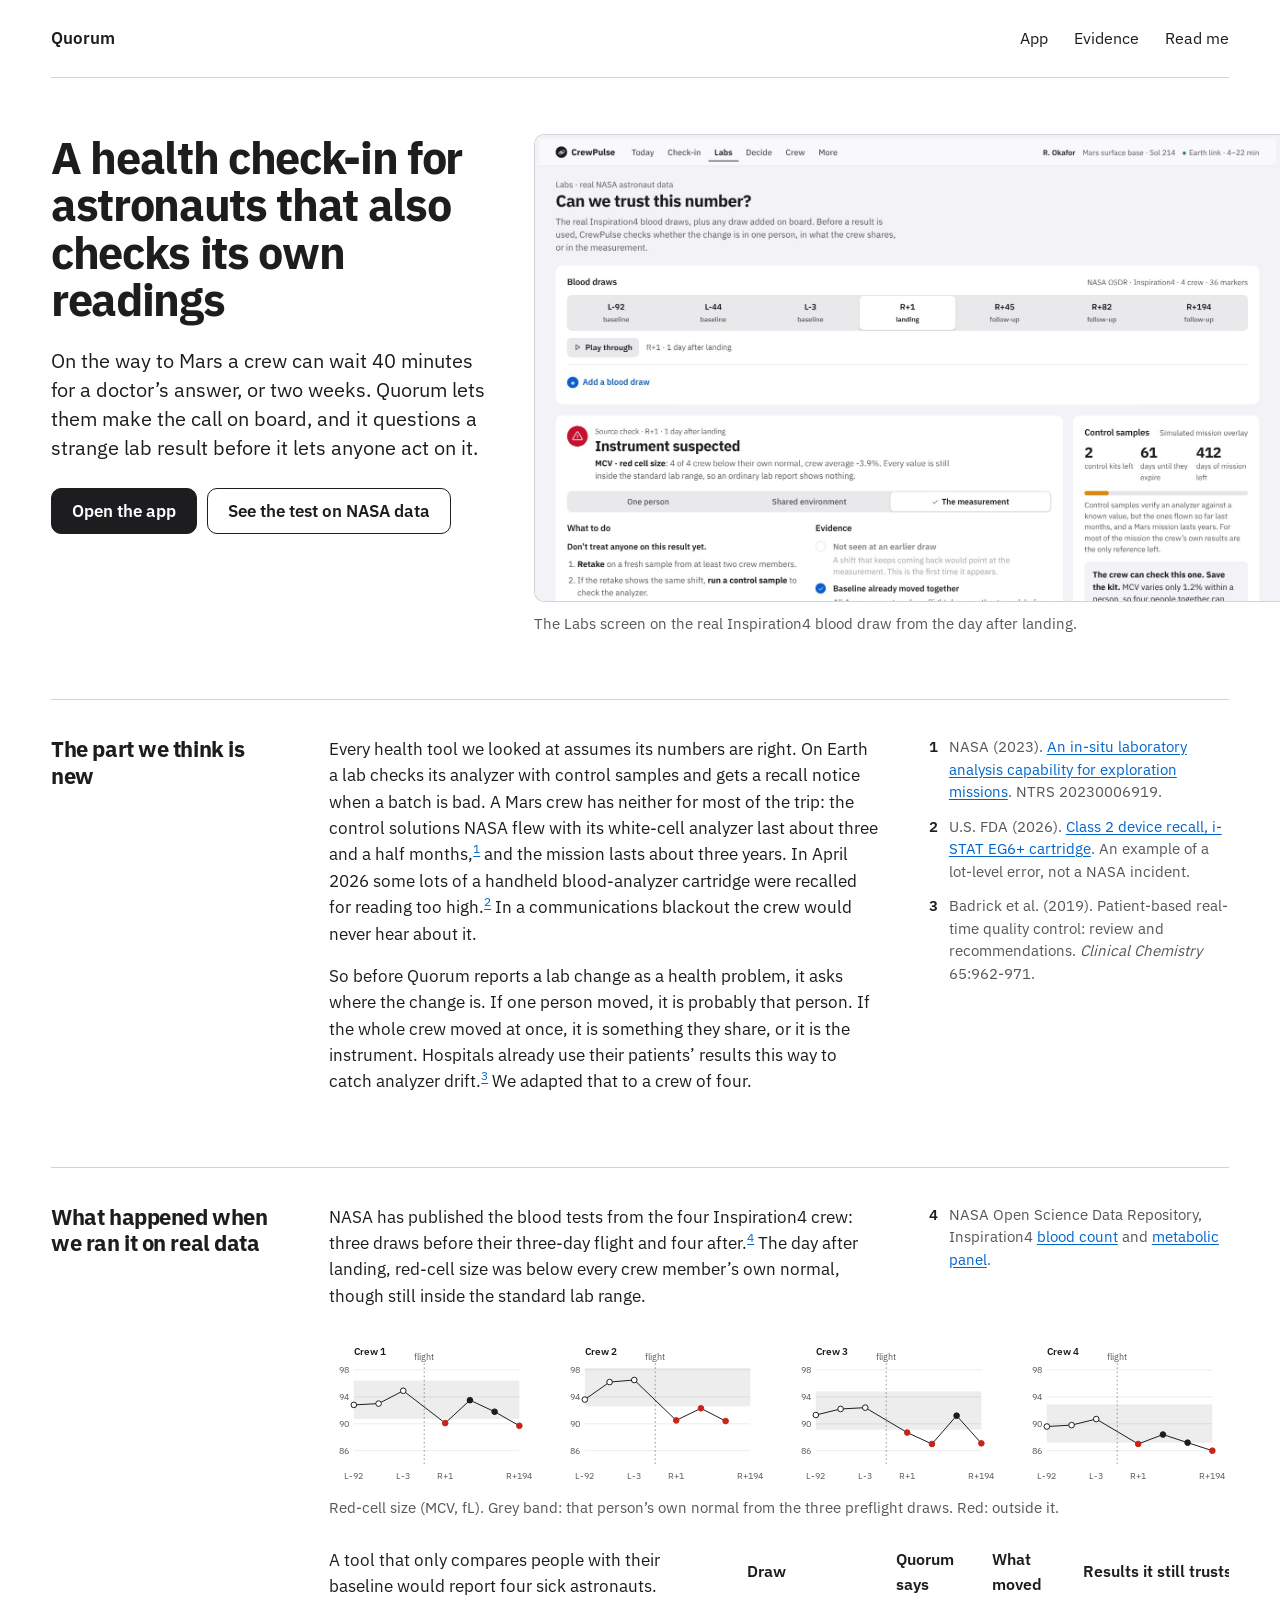
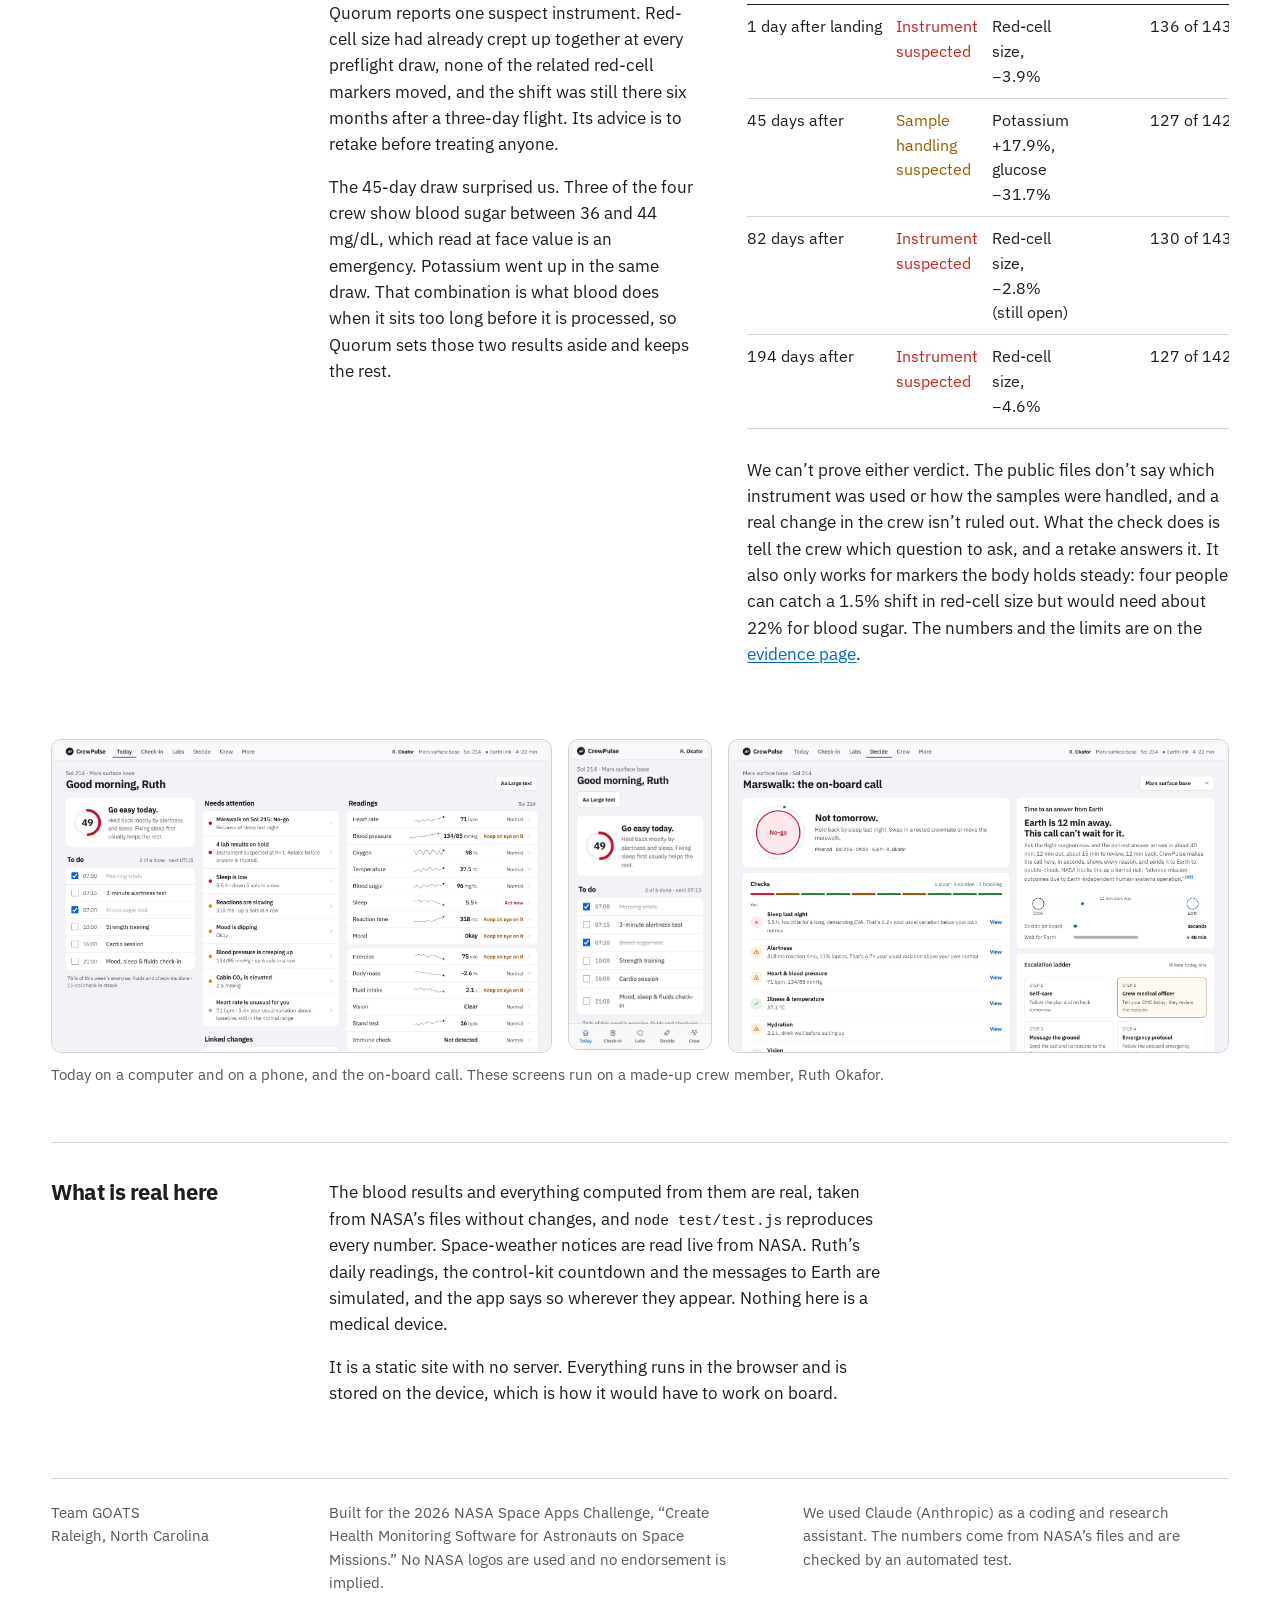
<file: index.html>
<!doctype html>
<html lang="en">
<head>
<meta charset="utf-8">
<meta name="viewport" content="width=device-width, initial-scale=1, viewport-fit=cover">
<link rel="icon" href="data:image/svg+xml,%3Csvg xmlns=%27http://www.w3.org/2000/svg%27 viewBox=%270 0 32 32%27%3E%3Ccircle cx=%2716%27 cy=%2716%27 r=%2715%27 fill=%27%231d1d1f%27/%3E%3Cpath d=%27M6 17h5l3-6 4 11 3-5h5%27 fill=%27none%27 stroke=%27%23fff%27 stroke-width=%272.4%27 stroke-linejoin=%27round%27 stroke-linecap=%27round%27/%3E%3C/svg%3E">
<title>Quorum</title>
<meta name="description" content="Quorum is a health check-in for astronauts that checks whether a lab result can be trusted before the crew acts on it. NASA Space Apps Challenge 2026.">
<meta name="theme-color" content="#ffffff">
<style>
@font-face{font-family:"IBM Plex Sans";font-style:normal;font-weight:100 700;font-display:swap;src:url(fonts/IBMPlexSans-latin.woff2) format("woff2");unicode-range:U+0000-00FF,U+0131,U+0152-0153,U+02BB-02BC,U+02C6,U+02DA,U+02DC,U+0304,U+0308,U+0329,U+2000-206F,U+20AC,U+2122,U+2191,U+2193,U+2212,U+2215,U+FEFF,U+FFFD}
@font-face{font-family:"IBM Plex Sans";font-style:normal;font-weight:100 700;font-display:swap;src:url(fonts/IBMPlexSans-latin-ext.woff2) format("woff2");unicode-range:U+0100-02BA,U+02BD-02C5,U+02C7-02CC,U+02CE-02D7,U+02DD-02FF,U+1D00-1DBF,U+1E00-1E9F,U+1EF2-1EFF,U+2020,U+20A0-20AB,U+20AD-20C0,U+2113,U+2C60-2C7F,U+A720-A7FF}
:root{--ink:#1d1d1f;--grey:#56565c;--rule:#d2d2d7;--wash:#f5f5f7;--link:#0066cc;--red:#c9241c;--amber:#9a5a00;--blue:#2a5bd7;--pad:clamp(20px,4vw,56px);
  --sans:"IBM Plex Sans",-apple-system,BlinkMacSystemFont,"Segoe UI",Roboto,"Helvetica Neue",Arial,sans-serif;--mono:ui-monospace,SFMono-Regular,Menlo,Consolas,monospace}
*{box-sizing:border-box}
html{-webkit-text-size-adjust:100%}
body{margin:0;background:#fff;color:var(--ink);font-family:var(--sans);font-size:17px;line-height:1.55;-webkit-font-smoothing:antialiased;overflow-x:hidden}
a{color:var(--link)}
:focus-visible{outline:2px solid var(--link);outline-offset:2px}
img{max-width:100%;height:auto;display:block}
.page{max-width:1640px;margin:0 auto;padding:0 var(--pad) 64px}
.site{display:flex;gap:26px;align-items:baseline;font-size:16px;padding:20px 0;border-bottom:1px solid var(--rule)}
.site b{font-weight:600;margin-right:auto;font-size:17px}
.site a{color:var(--ink);text-decoration:none;padding:6px 0}.site a:hover{text-decoration:underline}
.hero{display:grid;grid-template-columns:minmax(0,5fr) minmax(0,8fr);gap:48px;align-items:start;padding:56px 0 8px}
h1{font-size:clamp(32px,3.5vw,52px);line-height:1.06;font-weight:700;letter-spacing:-.03em;margin:0 0 22px}
.intro{font-size:20px;line-height:1.45;margin:0 0 26px}
.go{display:flex;flex-wrap:wrap;gap:10px;margin:0}
.go a{display:inline-flex;align-items:center;min-height:46px;padding:0 20px;border-radius:10px;font-weight:600;text-decoration:none;border:1px solid var(--ink);color:var(--ink)}
.go a.pri{background:var(--ink);color:#fff}
.hero figure{margin:0 calc(-1*var(--pad)) 0 0}
.hero .shot{border-radius:10px 0 0 10px;border-right:0;width:100%}
.shot{border:1px solid var(--rule);border-radius:10px}
.cap{color:var(--grey);font-size:15px;margin:10px 0 0}
.sec{display:grid;grid-template-columns:230px minmax(0,1fr) 300px;gap:20px 48px;padding:36px 0 0;margin-top:56px;border-top:1px solid var(--rule);align-items:start}
h2{font-size:22px;line-height:1.2;font-weight:700;letter-spacing:-.02em;margin:0}
.body{max-width:44em}
.wide{grid-column:2/-1;min-width:0}
p{margin:0 0 16px}
.side{color:var(--grey);font-size:15px;line-height:1.5}
.side p{margin:0 0 12px;padding-left:20px;position:relative}
.side p b{position:absolute;left:0;color:var(--ink);font-weight:600}
sup{font-size:12px;line-height:0}sup a{text-decoration:none}
table{border-collapse:collapse;width:100%;font-size:16px;margin:0 0 8px}
th{text-align:left;font-weight:600;padding:0 14px 8px 0;border-bottom:1px solid var(--ink)}
td{padding:9px 14px 9px 0;border-bottom:1px solid var(--rule);vertical-align:top}
td:first-child{white-space:nowrap}
td.num,th.num{text-align:right;font-variant-numeric:tabular-nums;white-space:nowrap;padding-right:0}
.scroll{overflow-x:auto}
.v-i{color:var(--red)}.v-h{color:var(--amber)}.v-e{color:var(--blue)}.v-u{color:var(--grey)}
.charts{display:grid;grid-template-columns:repeat(4,minmax(0,1fr));gap:24px}
.charts svg{width:100%;height:auto;display:block}
.charts text{font-family:var(--sans);font-size:11px;fill:var(--grey)}
.charts .t{fill:var(--ink);font-weight:600;font-size:12px}
.split{display:grid;grid-template-columns:minmax(0,1fr) minmax(0,1.3fr);gap:48px;align-items:start;margin-top:28px}
.screens{display:flex;gap:16px;align-items:flex-start;margin-top:56px}
.screens figure{margin:0;min-width:0}
.screens .d{flex:1620 1 0}.screens .m{flex:468 1 0}
code{font-family:var(--mono);font-size:14.5px}
.end{display:grid;grid-template-columns:230px minmax(0,1fr) minmax(0,1fr);gap:20px 48px;border-top:1px solid var(--rule);margin-top:56px;padding-top:22px;color:var(--grey);font-size:15px}
.end p{margin:0}
@media (max-width:1180px){
  .sec{grid-template-columns:180px minmax(0,1fr)}
  .side{grid-column:2}
  .end{grid-template-columns:180px minmax(0,1fr)}.end p:last-child{grid-column:2}
}
@media (max-width:900px){
  .hero{grid-template-columns:minmax(0,1fr);gap:28px;padding-top:36px}
  .hero figure{margin-right:0}.hero .shot{border-radius:10px;border-right:1px solid var(--rule)}
  .sec{grid-template-columns:minmax(0,1fr);gap:14px;margin-top:44px;padding-top:28px}
  .side,.wide{grid-column:1}
  .split{grid-template-columns:minmax(0,1fr);gap:24px}
  .charts{grid-template-columns:repeat(2,minmax(0,1fr));gap:16px}
  .screens{flex-wrap:wrap;margin-top:44px}.screens .d{flex:1 1 100%}.screens .m{flex:0 1 46%}
  .end{grid-template-columns:minmax(0,1fr)}.end p:last-child{grid-column:1}
}
@media (max-width:560px){body{font-size:16px}.intro{font-size:18px}.go a{flex:1 1 100%;justify-content:center}h2{font-size:20px}}
.skipl{position:absolute;left:-999px;top:8px;z-index:100;background:#fff;color:#1d1d1f;padding:10px 14px;border-radius:8px;border:2px solid #0066cc;font-weight:600}.skipl:focus{left:8px}
main p a,main li a,main td a{text-decoration:underline;text-underline-offset:2px}
[tabindex="0"][role="region"]:focus-visible{outline:2px solid #0066cc;outline-offset:2px}
@media (prefers-reduced-motion:reduce){*,*::before,*::after{animation-duration:.01ms!important;animation-iteration-count:1!important;transition-duration:.01ms!important;scroll-behavior:auto!important}}
</style>
<link rel="manifest" href="manifest.webmanifest"><link rel="apple-touch-icon" href="img/icon-192.png"><meta name="apple-mobile-web-app-capable" content="yes">
<script>if("serviceWorker" in navigator&&(location.protocol==="https:"||location.hostname==="localhost"))addEventListener("load",function(){navigator.serviceWorker.register("sw.js").catch(function(){})});</script>
</head>
<body>
<a class="skipl" href="#main">Skip to content</a>
<div class="page">
  <nav class="site" aria-label="Main"><b>Quorum</b><a href="app.html">App</a><a href="proof.html">Evidence</a><a href="README.md">Read me</a></nav>

  <main id="main">
  <div class="hero">
    <div>
      <h1>A health check-in for astronauts that also checks its own readings</h1>
      <p class="intro">On the way to Mars a crew can wait 40 minutes for a doctor’s answer, or two weeks. Quorum lets them make the call on board, and it questions a strange lab result before it lets anyone act on it.</p>
      <p class="go"><a class="pri" href="app.html">Open the app</a><a href="proof.html">See the test on NASA data</a></p>
    </div>
    <figure>
      <img class="shot" src="img/labs.jpg" width="1620" height="1012" alt="The Labs screen of Quorum. After the first blood draw following landing, it reads ‘Instrument suspected’, tells the crew to retake before treating anyone, and lists its evidence.">
      <p class="cap">The Labs screen on the real Inspiration4 blood draw from the day after landing.</p>
    </figure>
  </div>

  <section class="sec">
    <h2>The part we think is new</h2>
    <div class="body">
    <p>Every health tool we looked at assumes its numbers are right. On Earth a lab checks its analyzer with control samples and gets a recall notice when a batch is bad. A Mars crew has neither for most of the trip: the control solutions NASA flew with its white-cell analyzer last about three and a half months,<sup><a href="#n1">1</a></sup> and the mission lasts about three years. In April 2026 some lots of a handheld blood-analyzer cartridge were recalled for reading too high.<sup><a href="#n2">2</a></sup> In a communications blackout the crew would never hear about it.</p>
    <p>So before Quorum reports a lab change as a health problem, it asks where the change is. If one person moved, it is probably that person. If the whole crew moved at once, it is something they share, or it is the instrument. Hospitals already use their patients’ results this way to catch analyzer drift.<sup><a href="#n3">3</a></sup> We adapted that to a crew of four.</p>
    </div>
    <aside class="side">
      <p id="n1"><b>1</b>NASA (2023). <a href="https://ntrs.nasa.gov/citations/20230006919">An in-situ laboratory analysis capability for exploration missions</a>. NTRS 20230006919.</p>
      <p id="n2"><b>2</b>U.S. FDA (2026). <a href="https://www.accessdata.fda.gov/scripts/cdrh/cfdocs/cfRes/res.cfm?ID=219277">Class 2 device recall, i-STAT EG6+ cartridge</a>. An example of a lot-level error, not a NASA incident.</p>
      <p id="n3"><b>3</b>Badrick et al. (2019). Patient-based real-time quality control: review and recommendations. <i>Clinical Chemistry</i> 65:962-971.</p>
    </aside>
  </section>

  <section class="sec">
    <h2>What happened when we ran it on real data</h2>
    <div class="body">
    <p>NASA has published the blood tests from the four Inspiration4 crew: three draws before their three-day flight and four after.<sup><a href="#n4">4</a></sup> The day after landing, red-cell size was below every crew member’s own normal, though still inside the standard lab range.</p>
    </div>
    <aside class="side">
      <p id="n4"><b>4</b>NASA Open Science Data Repository, Inspiration4 <a href="https://doi.org/10.26030/e0rx-sh52">blood count</a> and <a href="https://doi.org/10.26030/mc5d-p710">metabolic panel</a>.</p>
    </aside>
    <div class="wide">
      <div class="charts" id="mcv" role="img" aria-label="Red-cell size for each of the four Inspiration4 crew across seven blood draws. All four drop below their own preflight range one day after landing."></div>
      <p class="cap">Red-cell size (MCV, fL). Grey band: that person’s own normal from the three preflight draws. Red: outside it.</p>
      <div class="split">
        <div>
        <p>A tool that only compares people with their baseline would report four sick astronauts. Quorum reports one suspect instrument. Red-cell size had already crept up together at every preflight draw, none of the related red-cell markers moved, and the shift was still there six months after a three-day flight. Its advice is to retake before treating anyone.</p>
        <p>The 45-day draw surprised us. Three of the four crew show blood sugar between 36 and 44 mg/dL, which read at face value is an emergency. Potassium went up in the same draw. That combination is what blood does when it sits too long before it is processed, so Quorum sets those two results aside and keeps the rest.</p>
        </div>
        <div>
          <div class="scroll">
          <table>
      <thead><tr><th>Draw</th><th>Quorum says</th><th>What moved</th><th class="num">Results it still trusts</th></tr></thead>
      <tbody id="draws">
        <tr><td>1 day after landing</td><td class="v-i">Instrument suspected</td><td>Red-cell size, −3.9%</td><td class="num">136 of 143</td></tr>
        <tr><td>45 days after</td><td class="v-h">Sample handling suspected</td><td>Potassium +17.9%, glucose −31.7%</td><td class="num">127 of 142</td></tr>
        <tr><td>82 days after</td><td class="v-i">Instrument suspected</td><td>Red-cell size, −2.8% (still open)</td><td class="num">130 of 143</td></tr>
        <tr><td>194 days after</td><td class="v-i">Instrument suspected</td><td>Red-cell size, −4.6%</td><td class="num">127 of 142</td></tr>
      </tbody>
    </table>
          </div>
          <p style="margin-top:20px">We can’t prove either verdict. The public files don’t say which instrument was used or how the samples were handled, and a real change in the crew isn’t ruled out. What the check does is tell the crew which question to ask, and a retake answers it. It also only works for markers the body holds steady: four people can catch a 1.5% shift in red-cell size but would need about 22% for blood sugar. The numbers and the limits are on the <a href="proof.html">evidence page</a>.</p>
        </div>
      </div>
    </div>
  </section>

  <div class="screens">
    <figure class="d"><img class="shot" src="img/today.jpg" width="1620" height="1012" alt="The Today screen on a computer: readiness score and to-do list on the left, things that need attention in the middle, every reading on the right."></figure>
    <figure class="m"><img class="shot" src="img/today-phone.jpg" width="780" height="1688" alt="The same Today screen on a phone, in one column with the tabs at the bottom."></figure>
    <figure class="d"><img class="shot" src="img/decide.jpg" width="1620" height="1012" alt="The Decide screen: Earth is 12 minutes away, and the on-board call for tomorrow’s Marswalk is No-go because of last night’s sleep."></figure>
  </div>
  <p class="cap">Today on a computer and on a phone, and the on-board call. These screens run on a made-up crew member, Ruth Okafor.</p>

  <section class="sec">
    <h2>What is real here</h2>
    <div class="body">
    <p>The blood results and everything computed from them are real, taken from NASA’s files without changes, and <code>node test/test.js</code> reproduces every number. Space-weather notices are read live from NASA. Ruth’s daily readings, the control-kit countdown and the messages to Earth are simulated, and the app says so wherever they appear. Nothing here is a medical device.</p>
    <p>It is a static site with no server. Everything runs in the browser and is stored on the device, which is how it would have to work on board.</p>
    </div>
  </section>

  <div class="end">
    <p>Team GOATS<br>Raleigh, North Carolina</p>
    <p>Built for the 2026 NASA Space Apps Challenge, “Create Health Monitoring Software for Astronauts on Space Missions.” No NASA logos are used and no endorsement is implied.</p>
    <p>We used Claude (Anthropic) as a coding and research assistant. The numbers come from NASA’s files and are checked by an automated test.</p>
  </div>
  </main>
</div>

<script src="js/analysis.js"></script>
<script>
(function(){
  var DR=['L-92','L-44','L-3','R+1','R+45','R+82','R+194'];
  // Used only if the data files cannot be fetched (for example when the page is opened from disk).
  var SAVED=[[92.8,93.0,94.9,90.1,93.5,91.8,89.7],[93.6,96.2,96.5,90.5,92.3,90.4,null],[91.3,92.2,92.4,88.7,87.0,91.2,87.1],[89.6,89.8,90.7,87.0,88.4,87.2,86.0]];
  var SAVED_HALF=2.846;
  function draw(rows){
    var W=250,H=170,L=30,R=20,T=22,B=26,y0=84,y1=99;
    var X=function(i){return L+(i+(i>=3?.7:0))*(W-L-R)/6.7},Y=function(v){return T+(1-(v-y0)/(y1-y0))*(H-T-B)};
    document.getElementById('mcv').innerHTML=rows.map(function(r,c){
      var s='<text class="t" x="'+L+'" y="12">Crew '+(c+1)+'</text>';
      [86,90,94,98].forEach(function(g){s+='<line x1="'+L+'" x2="'+(W-R)+'" y1="'+Y(g)+'" y2="'+Y(g)+'" stroke="#e8e8ed"/><text x="'+(L-6)+'" y="'+(Y(g)+4)+'" text-anchor="end">'+g+'</text>'});
      s+='<rect x="'+L+'" y="'+Y(r.mean+r.half)+'" width="'+(W-L-R)+'" height="'+(Y(r.mean-r.half)-Y(r.mean+r.half))+'" fill="#1d1d1f" fill-opacity=".08"/>';
      var fx=(X(2)+X(3))/2;s+='<line x1="'+fx+'" x2="'+fx+'" y1="'+T+'" y2="'+(H-B)+'" stroke="#86868b" stroke-dasharray="2 3"/><text x="'+fx+'" y="'+(T-4)+'" text-anchor="middle">flight</text>';
      var pts=[];r.vals.forEach(function(v,i){if(v!=null)pts.push([X(i),Y(v),v,i])});
      s+='<path d="'+pts.map(function(p,k){return (k?'L':'M')+p[0].toFixed(1)+' '+p[1].toFixed(1)}).join('')+'" fill="none" stroke="#1d1d1f" stroke-width="1.2"/>';
      pts.forEach(function(p){var out=p[3]>=3&&Math.abs(p[2]-r.mean)>r.half;
        s+='<circle cx="'+p[0].toFixed(1)+'" cy="'+p[1].toFixed(1)+'" r="3.4" fill="'+(p[3]<3?'#fff':out?'#c9241c':'#1d1d1f')+'" stroke="'+(out?'#c9241c':'#1d1d1f')+'" stroke-width="1.2"><title>'+DR[p[3]]+': '+p[2]+' fL</title></circle>'});
      [0,2,3,6].forEach(function(i){s+='<text x="'+X(i)+'" y="'+(H-8)+'" text-anchor="middle">'+DR[i]+'</text>'});
      return '<svg viewBox="0 0 '+W+' '+H+'">'+s+'</svg>'}).join('');
  }
  function saved(){return SAVED.map(function(v){return {vals:v,mean:(v[0]+v[1]+v[2])/3,half:SAVED_HALF}})}
  var A=window.CrewPulseAnalysis;
  if(!A||!window.fetch){draw(saved());return}
  Promise.all(['data/LSDS-7_Complete_Blood_Count_CBC_TRANSFORMED.csv','data/LSDS-8_Comprehensive_Metabolic_Panel_CMP_TRANSFORMED.csv'].map(function(u){return fetch(u).then(function(r){if(!r.ok)throw 0;return r.text()})}))
    .then(function(t){
      var ds=A.build(t[0],t[1]),m=ds.markers.filter(function(x){return x.key==='mcv'})[0];
      draw(ds.crew.map(function(_,c){var b=A.band(m,c,{k:A.kFor(m)});return {vals:m.vals[c],mean:b.mean,half:b.half}}));
      var WHEN={'R+1':'1 day after landing','R+45':'45 days after','R+82':'82 days after','R+194':'194 days after'};
      var V={instrument:['Instrument suspected','v-i'],handling:['Sample handling suspected','v-h'],environment:['Shared cause suspected','v-e'],undetermined:['Cause unclear','v-u']};
      var pct=function(x){return (x>0?'+':'−')+Math.abs(x).toFixed(1)+'%'};
      var short=function(n){return n.split(' · ')[1]||n.split(' · ')[0]};
      document.getElementById('draws').innerHTML=A.POST.map(function(t){
        var sc=A.sourceCheck(ds,t),a=sc.alarms,top=a[0],tr=sc.counts.trusted+' of '+sc.counts.total;
        if(!top)return '<tr><td>'+WHEN[sc.draw]+'</td><td>No crew-wide alarm</td><td></td><td class="num">'+tr+'</td></tr>';
        var what;
        if(top.cause==='handling'){var k=a.filter(function(x){return x.key==='potassium'})[0],g=a.filter(function(x){return x.key==='glucose'})[0];what='Potassium '+pct(k.shift.pct)+', glucose '+pct(g.shift.pct)}
        else{var mcv=a.filter(function(x){return x.key==='mcv'})[0]||top;top=mcv;what=(mcv.key==='mcv'?'Red-cell size':short(mcv.marker.name))+', '+pct(mcv.shift.pct)+(mcv.carried?' (still open)':'')}
        return '<tr><td>'+WHEN[sc.draw]+'</td><td class="'+V[top.cause][1]+'">'+V[top.cause][0]+'</td><td>'+what+'</td><td class="num">'+tr+'</td></tr>'}).join('');
    }).catch(function(){draw(saved())});
})();
</script>
<script>(function(){function a11yScroll(){document.querySelectorAll('.tbl,.tblwrap,.chart,pre.rep,.scroll,#ex-chart').forEach(function(el){if(el.scrollWidth>el.clientWidth+1||el.scrollHeight>el.clientHeight+1){if(!el.hasAttribute('tabindex')){el.tabIndex=0;el.setAttribute('role','region');if(!el.getAttribute('aria-label'))el.setAttribute('aria-label','Scrollable content')}}else if(el.getAttribute('aria-label')==='Scrollable content'){el.removeAttribute('tabindex');el.removeAttribute('role');el.removeAttribute('aria-label')}})}a11yScroll();addEventListener('resize',a11yScroll)})();</script>
</body>
</html>
</file>
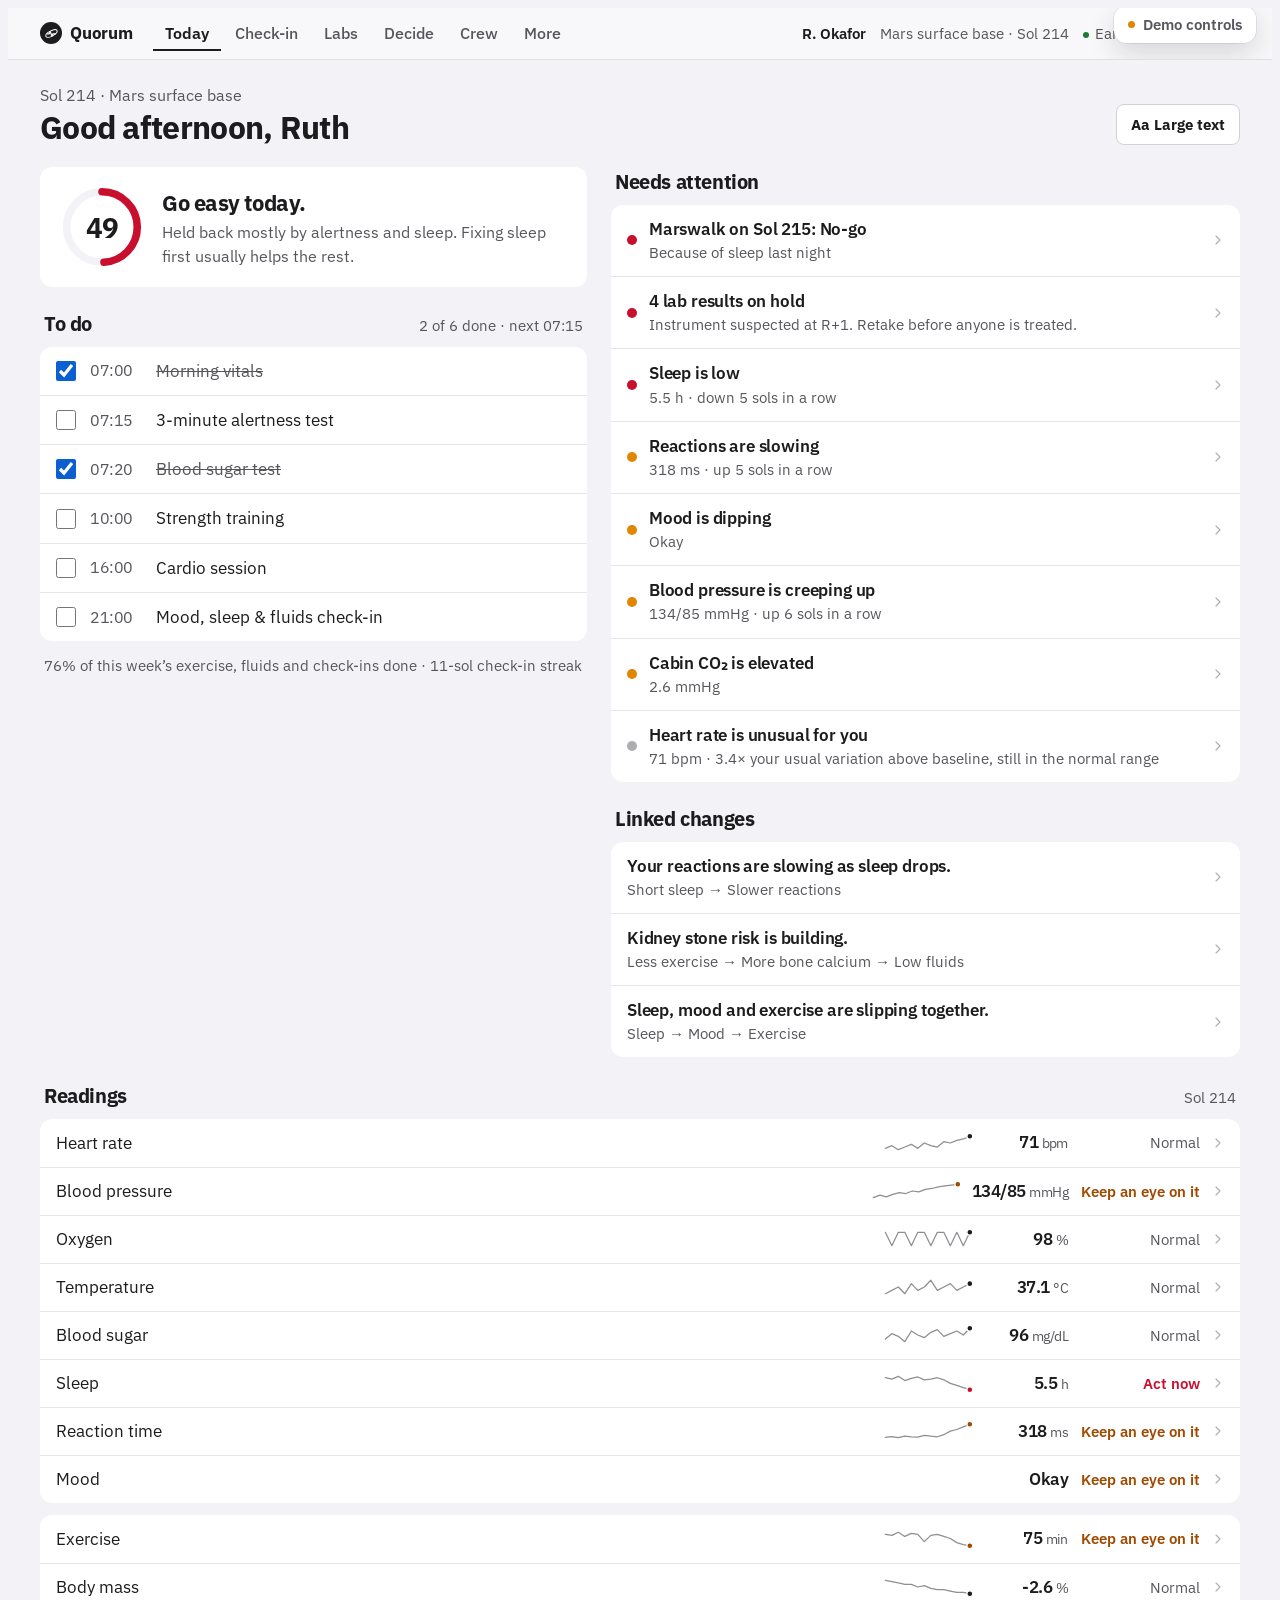
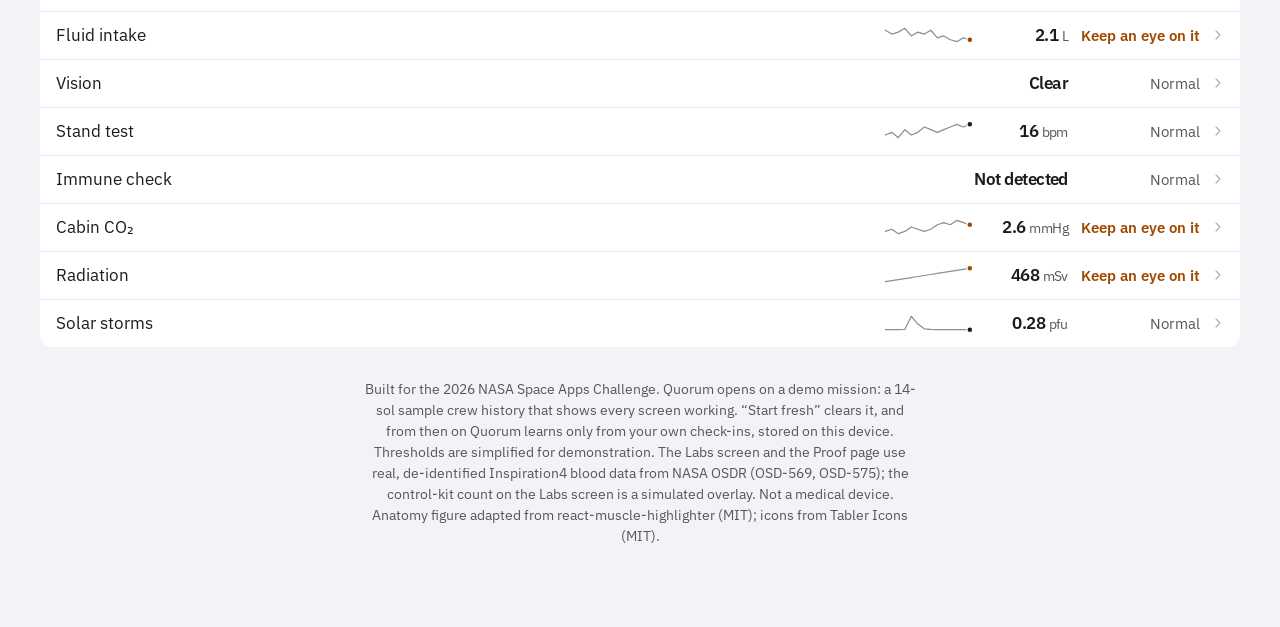
<file: app.html>
<!doctype html>
<html lang="en">
<head>
<meta charset="utf-8">
<meta name="viewport" content="width=device-width, initial-scale=1, viewport-fit=cover">
<link rel="icon" href="data:image/svg+xml,%3Csvg xmlns=%27http://www.w3.org/2000/svg%27 viewBox=%270 0 32 32%27%3E%3Ccircle cx=%2716%27 cy=%2716%27 r=%2715%27 fill=%27%231d1d1f%27/%3E%3Cpath d=%27M6 17h5l3-6 4 11 3-5h5%27 fill=%27none%27 stroke=%27%23fff%27 stroke-width=%272.4%27 stroke-linejoin=%27round%27 stroke-linecap=%27round%27/%3E%3C/svg%3E">
<title>Quorum</title>
<meta name="claude:viewport-fit-sides" content="cover">
<meta name="theme-color" content="#F2F2F7">
<style>
/* Layout: consumer-grade health app. Sidebar nav on desktop, bottom tab bar on phones.
   One question per view: Today (summary) → tap a tile → Detail (one chart, one takeaway, what to do, the research). */
/* Deep-space theme: one committed dark look. Planet colour follows the mission location. */
:root{
  --bg:#04060B; --card:rgba(17,22,33,.74); --card-solid:#111621; --card-2:rgba(22,25,29,.055); --ink:#EEF2F8; --on-ink:#05070D; --muted:#8E99AB; --faint:#4E5A6C;
  --line:rgba(22,25,29,.08); --edge:rgba(22,25,29,.07); --body:#1C2333;
  --good:#46D394; --good-soft:rgba(70,211,148,.14); --caution:#F5B54A; --caution-ink:#F5B54A; --caution-soft:rgba(245,181,74,.14); --warn:#FF6A5C; --warn-soft:rgba(255,106,92,.16);
  --link:#8DB4FF;
  --shadow:0 0 0 1px var(--edge),0 18px 40px rgba(0,0,0,.35);
  --f:"Manrope",system-ui,-apple-system,"Segoe UI",sans-serif;
  --f-d:"Space Grotesk","Manrope",system-ui,sans-serif;
  --f-m:"IBM Plex Mono",ui-monospace,Menlo,monospace;
  --r:22px;
  --planet:#E46A35; --planet-glow:rgba(228,106,53,.30);
  --planet-grad:radial-gradient(circle at 32% 26%,#F7A46B 0%,#D25E2C 30%,#8A3216 62%,#2B0E06 100%);
  color-scheme:dark;
}
:root[data-env="moon"]{--planet:#C9D0DA;--planet-glow:rgba(201,208,218,.20);
  --planet-grad:radial-gradient(circle at 70% 75%,rgba(0,0,0,.18) 0 7%,transparent 8%),radial-gradient(circle at 40% 60%,rgba(0,0,0,.14) 0 5%,transparent 6%),radial-gradient(circle at 32% 26%,#EEF1F5 0%,#AEB5C0 34%,#5D6571 70%,#1E2228 100%)}
:root[data-env="iss"]{--planet:#4DA3FF;--planet-glow:rgba(77,163,255,.30);
  --planet-grad:radial-gradient(ellipse at 45% 40%,rgba(22,25,29,.35) 0 4%,transparent 9%),radial-gradient(circle at 60% 55%,rgba(64,160,96,.55) 0 10%,transparent 18%),radial-gradient(circle at 32% 26%,#A6D8FF 0%,#2F82E0 30%,#164C9E 64%,#06142E 100%)}
:root[data-env="transit"]{--planet:#A493FF;--planet-glow:rgba(164,147,255,.24)}

*{box-sizing:border-box}
html,body{min-height:100%}
body{background:var(--bg);color:var(--ink);overflow-x:hidden;font-family:var(--f);font-size:16px;line-height:1.5;-webkit-font-smoothing:antialiased}
button,select,input{font:inherit;color:inherit}
:focus-visible{outline:2px solid var(--ink);outline-offset:3px}
h1,h2,h3,p{margin:0}
h1,h2,h3{text-wrap:balance;letter-spacing:-.02em}
a{color:var(--link)}
.n{font-variant-numeric:tabular-nums;letter-spacing:-.03em}
sup a{text-decoration:none;font-weight:700;font-size:12.5px;margin-left:1px}

.shell{display:grid;grid-template-columns:232px minmax(0,1fr);min-height:100vh}
nav.side{position:sticky;top:0;height:100vh;padding:28px 18px;display:flex;flex-direction:column;gap:6px;border-right:1px solid var(--line);
  padding-left:max(18px,env(safe-area-inset-left,0px))}
.logo{display:flex;align-items:center;gap:10px;font-weight:800;font-size:18px;letter-spacing:-.02em;padding:0 10px 22px}
.logo i{width:30px;height:30px;border-radius:50%;background:var(--ink);display:grid;place-items:center}
.tab{display:flex;align-items:center;gap:12px;padding:10px 12px;border-radius:12px;border:none;background:none;cursor:pointer;font-weight:600;color:var(--muted);text-align:left;width:100%}
.tab svg{width:20px;height:20px;flex:none}
.tab:hover{background:var(--card-2);color:var(--ink)}
.tab[aria-current="page"]{background:var(--card);color:var(--ink);box-shadow:var(--shadow)}
.side .mission{margin-top:auto;background:var(--card);border-radius:16px;padding:14px;box-shadow:var(--shadow);font-size:14.5px}
.side .mission b{display:block;font-size:15.5px}
.side .mission span{color:var(--muted)}

main{padding:32px max(16px,env(safe-area-inset-right,0px)) 48px 40px;min-width:0}
.view{max-width:1000px;margin:0 auto;display:flex;flex-direction:column;gap:22px}
.top{display:flex;justify-content:space-between;align-items:end;gap:16px;flex-wrap:wrap}
.top .eyebrow{color:var(--muted);font-weight:600;font-size:15.5px}
.top h1{font-size:34px;font-weight:800;line-height:1.1;margin-top:2px}
.lead{color:var(--muted);font-size:17px;max-width:62ch;margin-top:8px}
.envpick{appearance:none;background:var(--card) url("data:image/svg+xml,%3Csvg xmlns='http://www.w3.org/2000/svg' width='12' height='8'%3E%3Cpath d='M1 1l5 5 5-5' fill='none' stroke='%23888' stroke-width='1.6'/%3E%3C/svg%3E") no-repeat right 14px center;
  border:1px solid var(--line);border-radius:999px;padding:9px 38px 9px 16px;font-weight:600;font-size:15.5px;box-shadow:var(--shadow);cursor:pointer}

.card{background:var(--card);border-radius:var(--r);box-shadow:var(--shadow);padding:24px;min-width:0}
.sec{font-size:14.5px;font-weight:700;color:var(--muted);letter-spacing:.01em;margin-bottom:12px}
.secrow{display:flex;justify-content:space-between;align-items:baseline;gap:12px}
.secrow .sec{margin-bottom:12px}
.secrow span{font-size:14px;color:var(--muted)}

/* hero */
.hero{display:grid;grid-template-columns:auto 1fr;gap:32px;align-items:center}
.ring{position:relative;width:200px;height:200px}
.ring svg{width:100%;height:100%;transform:rotate(-90deg)}
.ring .c{position:absolute;inset:0;display:flex;flex-direction:column;align-items:center;justify-content:center}
.ring .c b{font-size:64px;font-weight:800;line-height:1;letter-spacing:-.04em}
.ring .c span{color:var(--muted);font-size:14.5px;font-weight:600;margin-top:4px}
.hero h2{font-size:28px;font-weight:800;line-height:1.15}
.hero p{color:var(--muted);margin-top:8px;max-width:46ch;font-size:16.5px}
.contrib{display:flex;flex-wrap:wrap;gap:8px;margin-top:18px}
.pill{display:inline-flex;align-items:center;gap:8px;background:rgba(255,255,255,.78);backdrop-filter:blur(8px);-webkit-backdrop-filter:blur(8px);color:var(--ink);border-radius:999px;padding:6px 12px 6px 10px;font-size:14.5px;font-weight:600;border:none;cursor:pointer}
.pill i{width:8px;height:8px;border-radius:50%;background:var(--faint)}
.pill.g i{background:var(--good)}.pill.c i{background:var(--caution)}.pill.w i{background:var(--warn)}
.pill span{color:var(--muted);font-weight:500}
@media (max-width:640px){.hero{grid-template-columns:1fr;justify-items:center;text-align:center}.hero p{margin-inline:auto}.contrib{justify-content:center}.ring{width:180px;height:180px}}

/* attention + insights */
.att{display:flex;flex-direction:column;gap:10px}
.attn{display:grid;grid-template-columns:48px 1fr auto;gap:16px;align-items:center;background:var(--card);border:none;border-radius:18px;padding:16px 18px;box-shadow:var(--shadow);cursor:pointer;text-align:left;width:100%}
.attn:hover{transform:translateY(-1px)}
.ic{width:48px;height:48px;border-radius:14px;display:grid;place-items:center;background:var(--card-2);flex:none}
.ic svg{width:24px;height:24px}
.w .ic{background:var(--warn-soft);color:var(--warn)}.c .ic{background:var(--caution-soft);color:var(--caution-ink)}.g .ic{background:var(--good-soft);color:var(--good)}
.attn b{display:block;font-size:17px;color:var(--ink)}
.attn span{color:var(--muted);font-size:15.5px}
.chev{color:var(--faint)}
.ins{display:grid;grid-template-columns:repeat(auto-fit,minmax(260px,1fr));gap:12px}
.insc{background:var(--card);border-radius:18px;box-shadow:var(--shadow);padding:18px;display:flex;flex-direction:column;gap:10px}
.insc .chain{display:flex;flex-wrap:wrap;align-items:center;gap:6px;font-size:14px;font-weight:700}
.insc .chain span{background:var(--card-2);border-radius:999px;padding:3px 10px}
.insc .chain i{color:var(--faint);font-style:normal}
.insc b{font-size:16.5px;line-height:1.3}
.insc p{color:var(--muted);font-size:15.5px}

/* tiles */
.tiles{display:grid;grid-template-columns:repeat(4,minmax(0,1fr));gap:12px}
.tiles.t3{grid-template-columns:repeat(3,minmax(0,1fr))}
@media (max-width:900px){.tiles,.tiles.t3{grid-template-columns:repeat(2,minmax(0,1fr))}}
.tile{background:var(--card);border:none;border-radius:18px;box-shadow:var(--shadow);padding:16px;text-align:left;cursor:pointer;display:flex;flex-direction:column;gap:14px;min-width:0;transition:transform .15s}
.tile:hover{transform:translateY(-2px)}
.tile .h{display:flex;align-items:center;justify-content:space-between;gap:8px;color:var(--muted);font-size:14.5px;font-weight:600}
.tile .h svg{width:18px;height:18px;flex:none}
.tile .v{font-size:30px;font-weight:800;line-height:1;letter-spacing:-.03em;font-variant-numeric:tabular-nums;white-space:nowrap;overflow:hidden;text-overflow:ellipsis}
.tile .v small{font-size:15.5px;font-weight:600;color:var(--muted);margin-left:3px;letter-spacing:0}
.st{font-size:14px;font-weight:700}
.st.g{color:var(--good)}.st.c{color:var(--caution-ink)}.st.w{color:var(--warn)}

/* plan */
.two{display:grid;grid-template-columns:minmax(0,1fr) minmax(0,1fr);gap:16px}
@media (max-width:820px){.two{grid-template-columns:minmax(0,1fr)}}
.plan{list-style:none;margin:0;padding:0}
.plan li+li{border-top:1px solid var(--line)}
.plan label{display:grid;grid-template-columns:26px 54px 1fr;gap:12px;align-items:center;padding:12px 0;cursor:pointer}
.plan input{appearance:none;width:24px;height:24px;border-radius:50%;border:2px solid var(--line);margin:0;cursor:pointer;display:grid;place-items:center}
.plan input:checked{background:var(--ink);border-color:var(--ink)}
.plan input:checked::after{content:"";width:9px;height:5px;border-left:2px solid var(--on-ink);border-bottom:2px solid var(--on-ink);transform:rotate(-45deg) translate(1px,-1px)}
.plan .t{color:var(--muted);font-size:15px;font-weight:600;font-variant-numeric:tabular-nums}
.plan .done .x{color:var(--faint);text-decoration:line-through}
.prog{display:flex;align-items:center;gap:16px;margin-bottom:8px;flex-wrap:wrap}
.prog b{font-size:28px;font-weight:800;letter-spacing:-.03em}
.bar{flex:1;height:8px;border-radius:4px;background:var(--card-2);overflow:hidden;min-width:80px}
.bar i{display:block;height:100%;background:var(--planet);border-radius:4px;transition:width .3s}
.weeks{display:flex;gap:6px;align-items:end;height:72px;margin-top:10px}
.weeks div{flex:1;display:flex;flex-direction:column;align-items:center;gap:6px;height:100%;justify-content:end}
.weeks i{width:100%;border-radius:6px;background:var(--body)}
.weeks i.on{background:var(--planet)}
.weeks span{font-size:12.5px;color:var(--muted);font-weight:600}

/* detail */
.back{display:inline-flex;align-items:center;gap:6px;background:none;border:none;color:var(--muted);font-weight:700;cursor:pointer;padding:0;font-size:15.5px}
.dh{display:flex;justify-content:space-between;align-items:end;gap:16px;flex-wrap:wrap}
.dh .big{font-size:60px;font-weight:800;line-height:.95;letter-spacing:-.04em;font-variant-numeric:tabular-nums}
.dh .big small{font-size:20px;color:var(--muted);font-weight:600;margin-left:4px;letter-spacing:0}
.badge{display:inline-block;font-size:14.5px;font-weight:700;border-radius:999px;padding:5px 12px}
.badge.g{background:var(--good-soft);color:var(--good)}.badge.c{background:var(--caution-soft);color:var(--caution-ink)}.badge.w{background:var(--warn-soft);color:var(--warn)}
.take{font-size:21px;font-weight:800;line-height:1.25;letter-spacing:-.02em}
.take+p{color:var(--muted);margin-top:4px}
.chart{margin-top:18px;overflow-x:auto}
.chart svg{width:100%;min-width:420px;height:auto;display:block}
.ax{fill:var(--muted);font-family:var(--f);font-size:12px;font-weight:600}
.steps{list-style:none;margin:0;padding:0;counter-reset:s;display:flex;flex-direction:column;gap:14px}
.steps li{counter-increment:s;display:grid;grid-template-columns:30px 1fr;gap:12px;align-items:start}
.steps li::before{content:counter(s);width:30px;height:30px;border-radius:50%;background:var(--card-2);display:grid;place-items:center;font-weight:800;font-size:14.5px}
.call{border-radius:18px;padding:18px 20px;background:var(--warn-soft);display:grid;grid-template-columns:auto 1fr;gap:14px;align-items:start}
.call svg{width:24px;height:24px;color:var(--warn)}
.call b{display:block;color:var(--warn);font-size:17px}
.call p{margin-top:2px}
.prose p{max-width:62ch}
.chips{display:flex;flex-wrap:wrap;gap:6px;margin-top:12px}
.chips span,.chips button{font-size:14px;font-weight:600;background:var(--card-2);border-radius:999px;padding:4px 11px;color:var(--muted);border:none}
.chips button{cursor:pointer}
.facts{list-style:none;margin:0;padding:0;display:flex;flex-direction:column}
.facts li{padding:12px 0;border-top:1px solid var(--line);font-size:16px}
.facts li:first-child{border-top:none;padding-top:0}
.kv{display:flex;gap:28px;flex-wrap:wrap;margin-top:16px}
.kv div b{display:block;font-size:22px;font-weight:800;letter-spacing:-.02em}
.kv div span{color:var(--muted);font-size:14.5px;font-weight:600}

/* body view */
.bodywrap{display:grid;grid-template-columns:minmax(0,1.5fr) minmax(0,1fr);gap:16px;align-items:start}
@media (max-width:820px){.bodywrap{grid-template-columns:minmax(0,1fr)}}
.fig{display:flex;flex-direction:column;gap:8px;padding:20px;overflow:hidden}
.fig svg{width:100%;height:auto;display:block}
.sil{fill:var(--body)}
.mk{cursor:pointer}
.mk .halo{opacity:.22}
@media (prefers-reduced-motion:no-preference){.mk.w .halo,.mk.c .halo{animation:pulse 2.2s ease-in-out infinite;transform-box:fill-box;transform-origin:center}}
@keyframes pulse{0%,100%{transform:scale(1);opacity:.25}50%{transform:scale(1.5);opacity:.05}}
.syslist{display:flex;flex-direction:column}
.sysrow{display:grid;grid-template-columns:40px minmax(0,1fr) auto;gap:4px 14px;align-items:center;padding:12px 4px;border:none;background:none;border-top:1px solid var(--line);cursor:pointer;text-align:left;width:100%}
.sysrow:first-child{border-top:none}
.sysrow .ic{width:40px;height:40px;border-radius:12px;grid-row:span 2}
.sysrow .ic svg{width:20px;height:20px}
.sysrow b{display:block;font-size:16px}
.sysrow span.s{font-size:14.5px;color:var(--muted)}
.sysrow .st{text-align:right;grid-column:3}

/* check-in */
.form{display:flex;flex-direction:column;gap:16px}
.fgrid{display:grid;grid-template-columns:repeat(3,minmax(0,1fr));gap:14px}
@media (max-width:720px){.fgrid{grid-template-columns:repeat(2,minmax(0,1fr))}}
.fld{display:flex;flex-direction:column;gap:6px;min-width:0}
.fld label{font-size:14.5px;font-weight:700;color:var(--muted)}
.fld .in{display:flex;align-items:baseline;gap:6px;background:var(--card-2);border-radius:14px;padding:10px 14px;border:2px solid transparent}
.fld .in:focus-within{border-color:var(--ink)}
.fld input{border:none;background:none;outline:none;width:100%;min-width:0;font-size:22px;font-weight:800;letter-spacing:-.02em;font-variant-numeric:tabular-nums;padding:0}
.fld .in span{color:var(--muted);font-weight:600;font-size:14.5px;white-space:nowrap}
.fld small{color:var(--muted);font-size:13.5px}
.fld details.how{font-size:14px;color:var(--muted)}.fld details.how summary{cursor:pointer;color:var(--ink);font-weight:600;padding:4px 0;list-style-position:inside}.fld details.how p{margin:4px 0 0;line-height:1.5}
.seg{display:flex;gap:6px;flex-wrap:wrap}
.seg button{flex:1;min-width:64px;border:none;background:var(--card-2);border-radius:12px;padding:10px 8px;font-weight:700;font-size:15px;cursor:pointer;display:flex;flex-direction:column;align-items:center;gap:2px}
.seg button em{font-style:normal;font-size:20px;font-weight:800}
.seg button[aria-pressed="true"]{background:var(--ink);color:var(--on-ink)}
.seg.wrap button{flex:0 0 auto;padding:9px 14px}
.btn{border:none;border-radius:999px;padding:13px 24px;font-weight:700;cursor:pointer;font-size:16px}
.btn.ghost{background:var(--card-2);color:var(--ink)}
.err{color:var(--warn);font-weight:600;font-size:15.5px}
.rowact{display:flex;gap:12px;align-items:center;flex-wrap:wrap}

/* PVT */
.pvt{margin-top:16px;height:220px;border-radius:18px;background:var(--card-2);display:flex;flex-direction:column;align-items:center;justify-content:center;gap:6px;cursor:pointer;user-select:none;-webkit-user-select:none;touch-action:manipulation;text-align:center;padding:16px}
.pvt b{font-size:56px;font-weight:800;letter-spacing:-.04em;font-variant-numeric:tabular-nums;line-height:1}
.pvt.go{background:var(--planet);color:var(--on-ink)}
.pvt.early{background:var(--warn-soft);color:var(--warn)}
.pvt span{color:var(--muted);font-weight:600;font-size:15.5px}
.pvt.go span{color:var(--on-ink);opacity:.7}
.pvtbar{height:4px;border-radius:2px;background:var(--line);overflow:hidden;margin-top:10px}
.pvtbar i{display:block;height:100%;background:var(--ink);width:0}

/* science */
.haz{display:grid;grid-template-columns:repeat(auto-fit,minmax(180px,1fr));gap:12px}
.hzc{background:var(--card);border-radius:18px;box-shadow:var(--shadow);padding:18px;display:flex;flex-direction:column;gap:8px}
.hzc b{font-size:17px}
.hzc p{color:var(--muted);font-size:15px}
.nums{display:grid;grid-template-columns:repeat(3,minmax(0,1fr));gap:12px}
@media (max-width:820px){.nums{grid-template-columns:repeat(2,minmax(0,1fr))}}
@media (max-width:480px){.nums{grid-template-columns:minmax(0,1fr)}}
.num{background:var(--card);border-radius:18px;box-shadow:var(--shadow);padding:18px}
.num b{display:block;font-size:32px;font-weight:800;letter-spacing:-.04em;line-height:1.05}
.num p{color:var(--muted);font-size:15px;margin-top:8px}
.tblwrap{overflow-x:auto;margin:-4px}
table{border-collapse:collapse;width:100%;min-width:640px;font-size:15px}
th,td{text-align:left;padding:10px 12px;border-top:1px solid var(--line);vertical-align:top}
th{font-size:13.5px;color:var(--muted);font-weight:700;border-top:none}
td:first-child{font-weight:700}
td.g{color:var(--good);font-weight:700}td.c{color:var(--caution-ink);font-weight:700}td.w{color:var(--warn);font-weight:700}
.refs{margin:0;padding-left:22px;display:flex;flex-direction:column;gap:8px;font-size:15px}
.refs li{padding-left:4px}
.refs span{color:var(--muted)}

.drop{border:1.5px dashed rgba(22,25,29,.18);border-radius:16px;padding:22px;text-align:center;display:flex;flex-direction:column;gap:10px;align-items:center}
.drop.over{border-color:var(--planet);background:var(--card-2)}
.drop input{max-width:100%;font-size:14.5px;color:var(--muted)}
.maplist{list-style:none;margin:12px 0 0;padding:0;display:flex;flex-direction:column;gap:6px;font-size:15px}
.maplist li b{font-family:var(--f-m);font-size:14px;font-weight:600}
.status{font-family:var(--f-m);font-size:12.5px;letter-spacing:0;text-transform:none;border-radius:999px;padding:3px 9px;background:var(--card-2);color:var(--muted);white-space:nowrap}
.status.live{background:var(--good-soft);color:var(--good)}
/* replay */
.replay{display:flex;align-items:center;gap:14px;flex-wrap:wrap;background:var(--card);border-radius:18px;padding:12px 16px;box-shadow:var(--shadow);backdrop-filter:blur(14px);-webkit-backdrop-filter:blur(14px)}
.replay input[type=range]{flex:1;min-width:140px;accent-color:var(--planet)}
.replay .rl{font-family:var(--f-m);font-size:13.5px;color:var(--muted);white-space:nowrap}
.replay .rl b{color:var(--ink);font-weight:600}
.playbtn{width:40px;height:40px;border-radius:50%;border:none;background:var(--ink);color:var(--on-ink);display:grid;place-items:center;cursor:pointer;flex:none}
.playbtn svg{width:16px;height:16px}
.btn.sm{padding:8px 14px;font-size:14.5px}
.topctl{display:flex;gap:10px;align-items:center;flex-wrap:wrap}
.aa{background:var(--card);border:1px solid var(--line);border-radius:999px;padding:9px 14px;font-weight:700;font-size:14.5px;cursor:pointer;box-shadow:var(--shadow)}
.aa[aria-pressed="true"]{background:var(--ink);color:var(--on-ink)}
html.lg{zoom:1.15}
/* EVA */
.verdict{display:grid;grid-template-columns:auto 1fr;gap:26px;align-items:center}
@media (max-width:560px){.verdict{grid-template-columns:1fr;justify-items:start}}
.vbadge{width:128px;height:128px;border-radius:50%;display:grid;place-items:center;font-family:var(--f-d);font-weight:700;font-size:22px;text-align:center;line-height:1.05;border:3px solid;padding:10px}
.vbadge.g{color:var(--good);border-color:var(--good);background:var(--good-soft)}
.vbadge.c{color:var(--caution);border-color:var(--caution);background:var(--caution-soft)}
.vbadge.w{color:var(--warn);border-color:var(--warn);background:var(--warn-soft)}
.verdict h2{font-size:28px;line-height:1.15}
.verdict p{color:var(--muted);margin-top:6px}
.checks{list-style:none;margin:0;padding:0}
.checks li{display:grid;grid-template-columns:34px minmax(0,1fr) auto;gap:14px;align-items:center;padding:13px 0;border-top:1px solid var(--line)}
.checks li:first-child{border-top:none;padding-top:0}
.ck{width:34px;height:34px;border-radius:50%;display:grid;place-items:center}
.ck svg{width:16px;height:16px}
.ck.g{background:var(--good-soft);color:var(--good)}.ck.c{background:var(--caution-soft);color:var(--caution)}.ck.w{background:var(--warn-soft);color:var(--warn)}.ck.n{background:var(--card-2);color:var(--muted)}
.checks b{display:block;font-size:16px}
.checks .r{color:var(--muted);font-size:15px}
.lnk{background:none;border:none;color:var(--link);font-weight:700;cursor:pointer;font-size:15px;padding:4px 0;white-space:nowrap}
/* crew */
.crewsum{display:flex;gap:10px;flex-wrap:wrap}
.crewsum span{background:var(--card);border-radius:999px;padding:8px 14px;font-weight:700;font-size:15px;box-shadow:var(--shadow)}
.crew{display:grid;grid-template-columns:repeat(2,minmax(0,1fr));gap:14px}
@media (max-width:760px){.crew{grid-template-columns:minmax(0,1fr)}}
.cm{display:flex;flex-direction:column;gap:12px}
.cmh{display:flex;align-items:center;gap:12px}
.avatar{width:46px;height:46px;border-radius:50%;display:grid;place-items:center;font-family:var(--f-d);font-weight:700;background:var(--card-2);flex:none;border:2px solid var(--line)}
.avatar.c{border-color:var(--caution)}.avatar.w{border-color:var(--warn)}.avatar.g{border-color:var(--good)}
.cmh b{display:block;font-size:17px}.cmh span{color:var(--muted);font-size:14.5px}
.cmh .rd{margin-left:auto;text-align:right}
.cmh .rd b{font-family:var(--f-d);font-size:26px;line-height:1}
.mini{display:grid;grid-template-columns:repeat(4,minmax(0,1fr));gap:8px}
.mini div{background:var(--card-2);border-radius:12px;padding:8px 10px;min-width:0}
.mini b{display:block;font-family:var(--f-d);font-size:17px;white-space:nowrap}
.mini span{font-size:13px;color:var(--muted)}
.flags{list-style:none;padding:0;margin:0;display:flex;flex-direction:column;gap:6px;font-size:15px}
.flags li::before{content:"";display:inline-block;width:7px;height:7px;border-radius:50%;margin-right:8px;background:var(--caution);vertical-align:1px}
.flags li.w::before{background:var(--warn)}.flags li.g::before{background:var(--good)}
/* send */
.steps3{display:grid;grid-template-columns:repeat(3,minmax(0,1fr));gap:10px;margin-top:14px}
@media (max-width:560px){.steps3{grid-template-columns:minmax(0,1fr)}}
.steps3 div{background:var(--card-2);border-radius:12px;padding:10px 12px}
.steps3 b{display:block;font-family:var(--f-d);font-size:20px}
.steps3 span{font-size:13.5px;color:var(--muted)}
.trk{height:6px;background:var(--line);border-radius:3px;overflow:hidden;margin-top:12px}
.trk i{display:block;height:100%;background:var(--planet);transition:width 1s linear}
.ob+.ob{border-top:1px solid var(--line);margin-top:16px;padding-top:16px}
.share{display:flex;flex-direction:column}
.share label{display:flex;align-items:center;justify-content:space-between;gap:12px;padding:12px 0;border-top:1px solid var(--line);cursor:pointer}
.share label:first-child{border-top:none;padding-top:0}
.share label b{display:block}.share label span{color:var(--muted);font-size:14.5px}
.sw{appearance:none;width:46px;height:26px;border-radius:13px;background:var(--line);position:relative;cursor:pointer;flex:none;margin:0;transition:background .2s}
.sw::after{content:"";position:absolute;top:3px;left:3px;width:20px;height:20px;border-radius:50%;background:var(--ink);transition:transform .2s}
.sw:checked{background:var(--planet)}.sw:checked::after{transform:translateX(20px);background:var(--on-ink)}
.side .mission .mtc{font-family:var(--f-m);font-size:13.5px;color:var(--planet);font-variant-numeric:tabular-nums}
@media (max-width:860px){.mtabs .tab{font-size:12px;padding:6px 0}.mtabs .tab svg{width:19px;height:19px}}
.simbadge{font-family:var(--f-m);font-size:12.5px;letter-spacing:0;text-transform:none;color:var(--link);border:1px solid rgba(141,180,255,.3);border-radius:6px;padding:4px 8px;margin:-10px 10px 14px;text-align:center}
.msim{display:none}
@media (max-width:860px){.msim{display:inline-block;font-family:var(--f-m);font-size:12.5px;letter-spacing:0;text-transform:none;color:var(--link);border:1px solid rgba(141,180,255,.3);border-radius:6px;padding:3px 7px;margin-top:6px}}
nav.side{overflow-y:auto}
.demo{display:flex;flex-direction:column;gap:8px;background:var(--card);border-radius:16px;padding:14px;box-shadow:var(--shadow);margin-top:14px}
.demo .sec{margin-bottom:0}
.demo select{appearance:none;width:100%;background:var(--card-2);border:1px solid var(--line);border-radius:10px;padding:8px 10px;font-size:14.5px;font-weight:600;cursor:pointer}
.lkrow{display:flex;align-items:center;justify-content:space-between;gap:10px;font-size:14.5px;font-weight:600;cursor:pointer}
.side .mission .lk.down i{background:var(--caution)}
.assess{list-style:none;margin:0;padding:0}
.assess li{display:grid;grid-template-columns:120px minmax(0,1fr);gap:14px;padding:11px 0;border-top:1px solid var(--line);font-size:15.5px}
.assess li:first-child{border-top:none;padding-top:0}
.assess li>span:first-child{font-family:var(--f-m);font-size:12.5px;letter-spacing:0;text-transform:none;color:var(--muted);padding-top:2px}
@media (max-width:560px){.assess li{grid-template-columns:minmax(0,1fr);gap:2px}}
.rcard{border:1px solid var(--line)}
.rstep{display:flex;gap:16px;align-items:flex-start;margin-top:6px}
.rstep .num2{width:36px;height:36px;border-radius:50%;background:var(--planet);color:var(--on-ink);display:grid;place-items:center;font-family:var(--f-d);font-weight:700;flex:none}
.rstep p{font-size:17px;font-weight:600;padding-top:5px}
.dots{display:flex;gap:6px;margin-top:14px}.dots i{width:22px;height:4px;border-radius:2px;background:var(--line)}.dots i.on{background:var(--planet)}
.status3{display:grid;grid-template-columns:repeat(3,minmax(0,1fr));gap:12px}
@media (max-width:760px){.status3{grid-template-columns:minmax(0,1fr)}}
.status3 ul{margin:8px 0 0;padding-left:18px;display:flex;flex-direction:column;gap:6px;font-size:15px}
.status3 h3{font-size:17px}
.pstate{font-family:var(--f-m);font-size:12.5px;letter-spacing:0;text-transform:none;border-radius:999px;padding:3px 9px;background:var(--card-2);color:var(--muted);margin-left:8px;vertical-align:2px}
.pstate.q{background:var(--caution-soft);color:var(--caution)}.pstate.ok{background:var(--good-soft);color:var(--good)}
:root{--holo:#7CCBFF}
/* glass surfaces */
.card,.tile,.attn,.insc,.hzc,.num,.replay,.demo,.side .mission{background-image:linear-gradient(180deg,rgba(22,25,29,.045),rgba(22,25,29,0) 42%);box-shadow:inset 0 1px 0 rgba(22,25,29,.07),var(--shadow)}
.tile,.attn,.sysrow,.insc{transition:transform .18s ease,box-shadow .18s ease,background-color .18s}
.tile:hover,.attn:hover{transform:translateY(-2px);box-shadow:inset 0 1px 0 rgba(22,25,29,.1),0 0 0 1px rgba(22,25,29,.12),0 22px 44px rgba(0,0,0,.45)}
.tile{gap:10px;position:relative;overflow:hidden}
.tile .h{justify-content:flex-start;gap:9px}
.tile .ti{width:28px;height:28px;border-radius:9px;display:grid;place-items:center;background:var(--card-2);color:var(--muted);flex:none}
.tile .ti svg{width:16px;height:16px}
.tile.t1 .ti{background:var(--caution-soft);color:var(--caution)}.tile.t2 .ti{background:var(--warn-soft);color:var(--warn)}
.tile.t2{box-shadow:inset 0 1px 0 rgba(22,25,29,.07),0 0 0 1px rgba(255,106,92,.35),0 18px 40px rgba(0,0,0,.35)}
.tile.t1{box-shadow:inset 0 1px 0 rgba(22,25,29,.07),0 0 0 1px rgba(245,181,74,.22),0 18px 40px rgba(0,0,0,.35)}
.tsp{display:block;width:100%;height:30px}
.st{display:inline-flex;align-items:center;gap:6px}
.st i{width:6px;height:6px;border-radius:50%;background:currentColor}
.tab[aria-current="page"] svg{color:var(--planet)}
.sysrow:hover{background:var(--card-2);border-radius:12px}
.vwrap{position:relative;width:160px;height:160px;display:grid;place-items:center;flex:none}
.vorbit{position:absolute;inset:0;width:100%;height:100%;color:var(--muted)}
@media (prefers-reduced-motion:no-preference){.vorbit{animation:spin 24s linear infinite}}
@keyframes spin{to{transform:rotate(360deg)}}
@media (prefers-reduced-motion:no-preference){.view.enter>*{animation:rise .5s cubic-bezier(.2,.7,.2,1) both}
 .view.enter>*:nth-child(2){animation-delay:.04s}.view.enter>*:nth-child(3){animation-delay:.08s}.view.enter>*:nth-child(4){animation-delay:.12s}.view.enter>*:nth-child(5){animation-delay:.16s}.view.enter>*:nth-child(n+6){animation-delay:.2s}}
@keyframes rise{from{transform:translateY(10px);opacity:.3}}
/* holographic body */
.scanhead{display:flex;justify-content:space-between;align-items:center;gap:12px;flex-wrap:wrap}
.scanstat{display:flex;align-items:center;gap:6px 10px;flex-wrap:wrap;font-family:var(--f-m);font-size:13px;color:var(--muted)}
.scanstat i{width:7px;height:7px;border-radius:50%;display:inline-block}
.scanstat i.s0{background:var(--holo)}.scanstat i.s1{background:var(--caution)}.scanstat i.s2{background:var(--warn)}
.scanfoot{color:var(--muted);font-size:14.5px}
.holo .grid{fill:none;stroke:var(--holo);stroke-opacity:.07;stroke-width:1}
.holo .skin{fill:url(#bodyfill);stroke:var(--holo);stroke-opacity:.75;stroke-width:1.6;cursor:pointer;transition:stroke .2s}
.holo .skin.s1{stroke:var(--caution);stroke-opacity:1}
.holo .skin.s2{stroke:var(--warn);stroke-opacity:1}
.holo .org{cursor:pointer;fill:var(--holo);fill-opacity:.16;stroke:var(--holo);stroke-opacity:.8;stroke-width:1.3;transition:fill-opacity .2s}
.holo .org .ln2{fill:none;stroke-width:1}
.holo .org[data-sys="bone"]{fill-opacity:.25;stroke-opacity:.45;stroke-width:2.2;stroke-linecap:round}
.holo .org:hover,.holo .org:focus-visible{fill-opacity:.38;outline:none}
.holo .org.s1{fill:var(--caution);stroke:var(--caution);fill-opacity:.3;stroke-opacity:1;filter:url(#glow)}
.holo .org.s2{fill:var(--warn);stroke:var(--warn);fill-opacity:.38;stroke-opacity:1;filter:url(#glow)}
.holo .org[data-sys="bone"].s1,.holo .org[data-sys="bone"].s2{fill-opacity:.4;stroke-opacity:.9}
@media (prefers-reduced-motion:no-preference){.holo .org.s2,.holo .skin.s2{animation:beat 1.6s ease-in-out infinite}.holo .org.s1{animation:beat 2.6s ease-in-out infinite}
 .scanbar{animation:scan 5.5s linear infinite}}
@keyframes beat{50%{fill-opacity:.12}}
@keyframes scan{from{transform:translateY(0)}to{transform:translateY(690px)}}
.holo .aura{cursor:pointer}
.holo .aura .hit{fill:none;stroke:transparent;stroke-width:14}
.holo .aura .ring2{fill:none;stroke:var(--holo);stroke-opacity:.35;stroke-width:1.2;stroke-dasharray:3 7}
.holo .aura.s1 .ring2{stroke:var(--caution);stroke-opacity:.85}.holo .aura.s2 .ring2{stroke:var(--warn);stroke-opacity:.9}
.holo .aura .pt2{fill:var(--holo);opacity:.6}.holo .aura.s1 .pt2{fill:var(--caution)}.holo .aura.s2 .pt2{fill:var(--warn)}
.holo .callout{cursor:pointer}
.holo .lead{fill:none;stroke:var(--holo);stroke-opacity:.35;stroke-width:1}
.holo .anch{fill:var(--holo)}
.holo .cl-n{font-family:var(--f-m);font-size:12.5px;letter-spacing:0;fill:var(--muted)}
.holo .cl-v{font-family:var(--f-d);font-size:17px;font-weight:600;fill:var(--ink)}
.holo .callout.s1 .lead,.holo .callout.s1 .anch{stroke:var(--caution);stroke-opacity:.8;fill:var(--caution)}.holo .callout.s1 .lead{fill:none}.holo .callout.s1 .cl-v{fill:var(--caution)}
.holo .callout.s2 .lead,.holo .callout.s2 .anch{stroke:var(--warn);stroke-opacity:.9;fill:var(--warn)}.holo .callout.s2 .lead{fill:none}.holo .callout.s2 .cl-v{fill:var(--warn)}
.holo .callout:hover .cl-n{fill:var(--ink)}
@media (max-width:640px){.holo .cl-n{font-size:14.5px}.holo .cl-v{font-size:21px}}
.split{display:flex;height:12px;border-radius:6px;overflow:hidden;gap:2px;margin-top:4px}
.split i.nt{background:var(--holo)}.split i.ch{background:var(--planet)}
.splitl{display:flex;flex-wrap:wrap;gap:6px 18px;margin-top:8px;font-size:14.5px;color:var(--muted)}
.splitl i{display:inline-block;width:8px;height:8px;border-radius:2px;margin-right:6px}
.splitl i.nt{background:var(--holo)}.splitl i.ch{background:var(--planet)}
.offgrid{display:grid;grid-template-columns:repeat(auto-fit,minmax(170px,1fr));gap:10px}
.off{display:flex;flex-direction:column;gap:6px;padding:14px;border-radius:14px;background:var(--card-2);text-decoration:none;color:var(--ink);border:1px solid var(--line);transition:border-color .2s,transform .2s;position:relative}
.off:hover{border-color:var(--planet);transform:translateY(-2px)}
.off .agency{font-family:var(--f-m);font-size:12.5px;letter-spacing:0;color:var(--planet)}
.off b{font-family:var(--f-d);font-size:16.5px;line-height:1.25}
.off span:not(.agency):not(.refn){color:var(--muted);font-size:14.5px}
.off .refn{position:absolute;top:12px;right:12px;font-family:var(--f-m);font-size:12.5px;color:var(--faint)}
.studies{display:grid;grid-template-columns:repeat(auto-fit,minmax(210px,1fr));gap:10px}
.study{background:var(--card-2);border-radius:14px;padding:14px;display:flex;flex-direction:column;gap:6px;align-items:flex-start}
.study b{font-family:var(--f-d);font-size:16px}.study p{color:var(--muted);font-size:14.5px;flex:1}
.status.off{background:rgba(141,180,255,.14);color:var(--link)}
.refs li.offref a{font-weight:700}
.team{display:grid;grid-template-columns:minmax(0,1.1fr) minmax(0,1fr) minmax(0,1.2fr);gap:20px;align-items:center}
@media (max-width:760px){.team{grid-template-columns:minmax(0,1fr)}}
.stepbtn{width:32px;height:32px;border-radius:50%;border:1px solid var(--line);background:var(--card-2);color:var(--ink);cursor:pointer;font-size:18px;line-height:1;flex:none;display:grid;place-items:center}
.stepbtn:disabled{opacity:.35;cursor:default}
.lnk{min-height:24px}
.chart{position:relative}
.chart .ax{font-size:12.5px}
.chart .rl2{fill:var(--muted);font-family:var(--f-m);letter-spacing:0}
.chart .vl{font-family:var(--f-d);font-weight:700;font-size:16px}
.chart .pt3{cursor:crosshair}
.chart .pt3 rect:nth-child(2){transition:opacity .15s}.chart:hover .pt3 rect:nth-child(2){opacity:.6}.chart .pt3:hover rect:nth-child(2){opacity:1}
.chart .pt3:hover .dot{r:6}
.chart .fut{opacity:.35}
.ctip{position:absolute;transform:translate(-50%,-110%);background:var(--card-solid);border:1px solid var(--line);color:var(--ink);font-family:var(--f-m);font-size:13.5px;padding:6px 10px;border-radius:8px;white-space:nowrap;pointer-events:none;box-shadow:0 8px 24px rgba(0,0,0,.45);z-index:2}
.segbar{display:flex;gap:4px;margin:2px 0 18px}
.segbar i{flex:1;height:6px;border-radius:3px;background:var(--good)}
.segbar i.c{background:var(--caution)}.segbar i.w{background:var(--warn)}
.cgroup+.cgroup{margin-top:18px}
.cglab{font-family:var(--f-m);font-size:12.5px;letter-spacing:0;text-transform:none;color:var(--planet);margin-bottom:6px}
.fld label{display:flex;align-items:center;gap:7px}
.fld .fi{width:22px;height:22px;border-radius:7px;background:var(--card-2);display:grid;place-items:center;color:var(--muted)}
.fld .fi svg{width:13px;height:13px}
.fld .in{transition:border-color .2s,box-shadow .2s}
.fld .in.s1{border-color:rgba(245,181,74,.55)}
.fld .in.s2{border-color:rgba(255,106,92,.7)}
.fld .in.s1:focus-within{border-color:var(--caution)}.fld .in.s2:focus-within{border-color:var(--warn)}
.fs{font-family:var(--f-m);font-size:12.5px;letter-spacing:0;text-transform:none}
.fs.s0{color:var(--good)}.fs.s1{color:var(--caution)}.fs.s2{color:var(--warn)}
.pvt{position:relative;overflow:hidden;isolation:isolate}
.pvt .tgt{position:absolute;inset:0;z-index:-1;background:radial-gradient(circle at 50% 50%,transparent 0 40px,rgba(124,203,255,.08) 41px 42px,transparent 43px 80px,rgba(124,203,255,.06) 81px 82px,transparent 83px 130px,rgba(124,203,255,.05) 131px 132px,transparent 133px),linear-gradient(rgba(124,203,255,.06),rgba(124,203,255,.06)) 50% 0/1px 100% no-repeat,linear-gradient(rgba(124,203,255,.06),rgba(124,203,255,.06)) 0 50%/100% 1px no-repeat}
.pvt.go .tgt{opacity:.25}
.hzc{position:relative}
.hzn{margin-top:auto;padding-top:8px;font-family:var(--f-m);font-size:12.5px;color:var(--muted);letter-spacing:0;text-transform:none}
.hzn b{font-family:var(--f-d);font-size:20px;color:var(--ink);margin-right:4px;letter-spacing:0}
.tab .ls{display:none}
@media (max-width:860px){.mtabs .tab .lf{display:none}.mtabs .tab .ls{display:block}.mtabs .tab{font-size:12.5px}}
/* ===== Mission-grade redesign layer =====
   Pure black ground, flat panels with hairlines (no frosted glass, no drop shadows),
   DIN-style display type (Barlow) set uppercase for titles and light for big numbers,
   one accent, colour only where it means something, HUD corner marks on key instruments. */
:root{--bg:#000;--card:#0A0B0E;--card-solid:#0A0B0E;--card-2:#141519;--line:#1F2026;--edge:#1F2026;--body:#1A1C22;
  --ink:#F2F3F5;--muted:#8A8F98;--faint:#4A4E57;--shadow:none;--f-d:"Barlow","Manrope",system-ui,sans-serif;--r:16px}
body{background:var(--bg)}
#stars{opacity:.55}
.nebula{opacity:.55}
.card,.tile,.attn,.insc,.hzc,.num,.replay,.demo,.side .mission,.tab[aria-current="page"],.envpick,.off,.study,.aa{backdrop-filter:none!important;-webkit-backdrop-filter:none!important}
.card,.tile,.attn,.insc,.hzc,.num,.replay,.demo,.side .mission{background:var(--card)!important;background-image:none!important;box-shadow:none!important;border:1px solid var(--line)}
.tile:hover,.attn:hover,.insc:hover,.hzc:hover{border-color:#D2CEC4;box-shadow:none!important;transform:translateY(-1px)}
.tile.t1{border-color:rgba(245,181,74,.38)}.tile.t2{border-color:rgba(255,106,92,.55)}
.tile.t1,.tile.t2{box-shadow:none!important}
.tile .ti,.attn .ic{box-shadow:none!important}
nav.side{background:var(--bg);border-right:1px solid var(--line)}
.tab{border-radius:10px;font-weight:600;letter-spacing:.01em}
.tab[aria-current="page"]{background:var(--card-2);box-shadow:none;border:none}
.envpick,.aa{background-color:transparent;border:1px solid #D2CEC4;box-shadow:none}
.envpick{background-image:url("data:image/svg+xml,%3Csvg xmlns='http://www.w3.org/2000/svg' width='12' height='8'%3E%3Cpath d='M1 1l5 5 5-5' fill='none' stroke='%23999' stroke-width='1.6'/%3E%3C/svg%3E")}
/* type */
h1,.top h1{font-family:var(--f-d);font-weight:600;text-transform:none;letter-spacing:.035em;font-size:40px;line-height:1}
@media (max-width:860px){.top h1{font-size:30px}}
.hero h2,.verdict h2,.take{font-family:var(--f-d);font-weight:600;letter-spacing:.005em}
.hero h2{font-size:32px}
.ring .c b,.dh .big,.tile .v,.num b,.cmh .rd b,.prog b,.kv div b,.mini b{font-family:var(--f-d);font-weight:300;letter-spacing:-.01em}
.ring .c b{font-size:76px}
.dh .big{font-size:84px;line-height:.9}
.tile .v{font-size:36px}
.tile .v small,.dh .big small{font-family:var(--f-m);font-size:13.5px;letter-spacing:0;text-transform:none;font-weight:500;margin-left:6px}
.num b{font-size:40px}
.vbadge{font-family:var(--f-d);text-transform:none;letter-spacing:0;font-size:18px;font-weight:600;box-shadow:none!important}
.logo{font-family:var(--f-d);text-transform:none;letter-spacing:0;font-weight:600;font-size:17px}
.logo i{box-shadow:none}
.btn{font-family:var(--f-d);text-transform:none;letter-spacing:0;font-weight:600;font-size:15px;padding:14px 26px}
.btn.sm{font-size:13.5px;padding:9px 16px}
.btn.ghost{background:transparent;border:1px solid #D2CEC4;color:var(--ink)}
.btn.ghost:hover{border-color:var(--ink)}
.cl-v{font-family:var(--f-d)!important;font-weight:500!important}
/* fewer glows: colour carries meaning, not decoration */
.st i{box-shadow:none}
.ring circle[stroke^="url"]{filter:none!important}
.segbar i.w{box-shadow:none}
.tab[aria-current="page"] svg{filter:none}
.chips span,.chips button{background:transparent;border:1px solid var(--line)}
.pill{background:var(--bg);border:1px solid var(--line)}
/* HUD corner marks */
.hud{position:relative}
.hud::after{content:"";position:absolute;inset:8px;pointer-events:none;z-index:2;
  background:
   linear-gradient(var(--muted),var(--muted)) top left/14px 1px no-repeat,linear-gradient(var(--muted),var(--muted)) top left/1px 14px no-repeat,
   linear-gradient(var(--muted),var(--muted)) top right/14px 1px no-repeat,linear-gradient(var(--muted),var(--muted)) top right/1px 14px no-repeat,
   linear-gradient(var(--muted),var(--muted)) bottom left/14px 1px no-repeat,linear-gradient(var(--muted),var(--muted)) bottom left/1px 14px no-repeat,
   linear-gradient(var(--muted),var(--muted)) bottom right/14px 1px no-repeat,linear-gradient(var(--muted),var(--muted)) bottom right/1px 14px no-repeat;opacity:.55}
/* planet: more like a photograph, less like a blob */
.planet{box-shadow:inset -60px -40px 90px rgba(0,0,0,.85),inset 18px 10px 40px rgba(22,25,29,.06),0 30px 70px rgba(0,0,0,.42)!important;opacity:1}
/* sections */
.sec{color:var(--muted);letter-spacing:0}
.attn{padding:18px 20px}
.attn .ic{border-radius:12px}
.toast{font-family:var(--f-d);letter-spacing:0;text-transform:none;font-size:14.5px}
/* anatomy figure */
.holo .mus path{fill:var(--holo);fill-opacity:.045;stroke:var(--holo);stroke-opacity:.42;stroke-width:1;vector-effect:non-scaling-stroke;transition:fill-opacity .2s}
.holo .mus{cursor:pointer}
.holo .mus:hover path{fill-opacity:.12}
.holo .mus.s1 path{stroke:var(--caution);stroke-opacity:.55;fill:var(--caution);fill-opacity:.06}
.holo .mus.s2 path{stroke:var(--warn);stroke-opacity:.7;fill:var(--warn);fill-opacity:.08}
.holo .skin{cursor:pointer;filter:none!important;animation:none!important}
.holo .skin path{fill:var(--holo);fill-opacity:.07;stroke:var(--holo);stroke-opacity:.7;stroke-width:1.1;vector-effect:non-scaling-stroke}
.holo .skin.s1 path{stroke:var(--caution);fill:var(--caution);fill-opacity:.1}
.holo .skin.s2 path{stroke:var(--warn);fill:var(--warn);fill-opacity:.12}
.holo .org{stroke-width:1.2}
.holo .org[data-sys="bone"]{stroke-width:1.6;stroke-opacity:.3;fill-opacity:.2}
.credit{color:var(--faint);font-size:13px;margin-top:-2px}
.holo .grid,.holo .scanwrap,.holo .lead{pointer-events:none}
@media (max-width:1240px){.bodywrap{grid-template-columns:minmax(0,1fr)}}
.sysrow .st{white-space:nowrap}
.ic{background:transparent!important;border:1px solid var(--line);color:var(--ink)}
.w .ic,.attn.w .ic{border-color:rgba(255,106,92,.45);color:var(--warn)}
.c .ic,.attn.c .ic{border-color:rgba(245,181,74,.4);color:var(--caution)}
.tile .ti{background:transparent!important;border:1px solid var(--line)}
.tile.t1 .ti{border-color:rgba(245,181,74,.4)}.tile.t2 .ti{border-color:rgba(255,106,92,.45)}
/* report */
.rep{font-family:ui-monospace,"SFMono-Regular",Menlo,monospace;font-size:14.5px;line-height:1.6;white-space:pre-wrap;background:var(--card-2);border-radius:16px;padding:18px;overflow-x:auto;margin:0}

/* mobile */
.mtabs{display:none}
@media (max-width:860px){
  .shell{grid-template-columns:minmax(0,1fr)}
  nav.side{display:none}
  main{padding:20px max(16px,env(safe-area-inset-right,0px)) calc(96px + env(safe-area-inset-bottom,0px)) max(16px,env(safe-area-inset-left,0px))}
  .top h1{font-size:28px}
  .mtabs{display:flex;position:fixed;left:0;right:0;bottom:0;z-index:10;background:rgba(255,255,255,.92);backdrop-filter:blur(14px);-webkit-backdrop-filter:blur(14px);border-top:1px solid var(--line);
    padding:8px max(8px,env(safe-area-inset-right,0px)) calc(8px + env(safe-area-inset-bottom,0px)) max(8px,env(safe-area-inset-left,0px))}
  .mtabs .tab{flex-direction:column;gap:3px;font-size:12.5px;padding:6px 2px;justify-content:center;align-items:center;box-shadow:none}
  .mtabs .tab[aria-current="page"]{background:none;color:var(--ink)}
}
.toast{position:fixed;left:50%;bottom:calc(24px + env(safe-area-inset-bottom,0px));transform:translateX(-50%);background:var(--ink);color:var(--on-ink);padding:11px 18px;border-radius:999px;font-weight:700;font-size:15.5px;z-index:30}
@media (max-width:860px){.toast{bottom:calc(92px + env(safe-area-inset-bottom,0px))}}
.foot{color:var(--muted);font-size:14px;text-align:center;max-width:70ch;margin:28px auto 0}
@media (prefers-reduced-motion:reduce){*{transition:none!important}}

/* space layer */
#stars{position:fixed;inset:0;width:100%;height:100%;z-index:-2;pointer-events:none}
.nebula{display:none}
.card,.tile,.attn,.insc,.hzc,.num,.side .mission,.tab[aria-current="page"],.envpick{backdrop-filter:blur(14px);-webkit-backdrop-filter:blur(14px)}
nav.side{border-right:1px solid var(--line);background:rgba(250,249,246,.35)}
h1,h2,.take,.dh .big,.tile .v,.ring .c b,.num b,.prog b,.kv div b,.pvt b,.fld input,.logo{font-family:var(--f-d)}
.top .eyebrow,.sec,.secrow span,.st,.badge,.side .mission .met,.chips span,.chips button,.insc .chain,th,.ax{font-family:var(--f-m)}
.top .eyebrow{text-transform:none;letter-spacing:0;font-size:13px;color:var(--planet)}
.sec{text-transform:none;letter-spacing:0;font-size:12.5px}
.st,.badge{letter-spacing:0;font-size:13px;text-transform:none}
.secrow span{font-size:12.5px}
.hero{position:relative;overflow:hidden;isolation:isolate}
.hero>.ring,.hero>div:not(.planet){position:relative;z-index:1}
.planet{position:absolute;z-index:0;right:-150px;bottom:-250px;width:440px;height:440px;border-radius:50%;background:var(--planet-grad);
  box-shadow:inset -40px -30px 80px rgba(0,0,0,.65),0 32px 80px rgba(0,0,0,.45);opacity:.9;pointer-events:none;transition:background .6s}
:root[data-env="transit"] .planet{width:120px;height:120px;right:40px;bottom:auto;top:28px;opacity:.75}
@media (max-width:640px){.planet{width:300px;height:300px;right:-140px;bottom:-200px;opacity:.55}}
.side .mission{display:flex;flex-direction:column;gap:2px}
.side .mission .pl{width:22px;height:22px;border-radius:50%;background:var(--planet-grad);margin-bottom:8px}
.side .mission .met{font-size:13.5px;color:var(--ink);margin-top:6px;font-variant-numeric:tabular-nums}
.side .mission .lk{font-size:13.5px;color:var(--muted)}
.side .mission .lk i{display:inline-block;width:6px;height:6px;border-radius:50%;background:var(--good);margin-right:6px;vertical-align:1px}
.helm{fill:none;stroke:rgba(22,25,29,.16);stroke-width:2}
.visor{fill:rgba(141,180,255,.08);stroke:rgba(141,180,255,.25);stroke-width:1.2}
.btn{background:var(--ink);color:var(--on-ink)}
/* ---- v15: Decide + Proof ---- */
.navsec{font-family:var(--f-m);font-size:12.5px;letter-spacing:0;text-transform:none;color:var(--faint);padding:14px 12px 4px}
.simbadge br{display:block}
.tg{display:inline-block;font-family:var(--f-m);font-size:12.5px;letter-spacing:0;font-weight:600;border-radius:999px;padding:3px 10px;border:1px solid currentColor;white-space:nowrap}
.tg.g{color:var(--good)}.tg.c{color:var(--caution)}.tg.w{color:var(--warn)}
.proofchip{display:grid;grid-template-columns:28px minmax(0,1fr) auto;gap:12px;align-items:center;width:100%;text-align:left;background:transparent;border:1px solid var(--line);border-radius:14px;padding:12px 16px;color:var(--muted);font-size:15.5px;cursor:pointer}
.proofchip>svg{width:22px;height:22px;color:var(--holo)}.proofchip b{color:var(--ink)}.proofchip:hover{border-color:var(--holo)}
.i4strip{display:grid;grid-template-columns:repeat(4,minmax(0,1fr));gap:12px;padding:18px 24px}
.i4strip b{display:block;font-family:var(--f-d);font-size:36px;font-weight:700;line-height:1}.i4strip span{font-size:14.5px;color:var(--muted)}
.i4hero p{color:var(--muted);max-width:70ch}.i4hero p b{color:var(--ink)}
.i4vs{display:grid;grid-template-columns:minmax(0,1fr) auto minmax(0,1fr);gap:20px;align-items:center;margin:6px 0 18px}
.i4vs>div{border:1px solid var(--line);border-radius:14px;padding:18px 20px}.i4vs .on{border-color:var(--holo);background:rgba(124,203,255,.05)}
.i4vs .n{display:block;font-family:var(--f-d);font-size:64px;font-weight:700;line-height:1;color:var(--muted)}.i4vs .on .n{color:var(--holo)}
.i4vs span{font-size:15.5px;color:var(--muted)}.i4vs em{font-style:normal;color:var(--ink);font-weight:600}
.vsx{font-family:var(--f-m);color:var(--faint);font-size:13.5px;letter-spacing:0;text-transform:none}
.i4minis{display:grid;grid-template-columns:repeat(4,minmax(0,1fr));gap:10px}
.i4c{width:100%;height:auto;display:block}
.i4c .labr{fill:var(--good);fill-opacity:.05}.i4c .labl{stroke:var(--good);stroke-opacity:.45;stroke-dasharray:4 4}
.i4c .pband{fill:var(--holo);fill-opacity:.16}.i4c .pmu{stroke:var(--holo);stroke-opacity:.5}
.i4c .flight{fill:var(--ink);fill-opacity:.05}.i4c .fl{font-family:var(--f-m);font-size:12px;letter-spacing:0;fill:var(--muted)}
.i4c .ln{fill:none;stroke:var(--ink);stroke-opacity:.55;stroke-width:1.5}
.i4c .pt{fill:var(--ink);stroke:var(--card-solid);stroke-width:2}.i4c .pt.pre{fill:var(--holo)}.i4c .pt.fl{fill:var(--caution)}
.i4c .ax{font-family:var(--f-m);font-size:12.5px;fill:var(--muted)}.i4c.mini .ax{font-size:14.5px}
.i4ctl{display:flex;gap:12px;flex-wrap:wrap;align-items:center;margin-bottom:12px}.i4ctl .seg{flex:1 1 320px}.i4ctl select{flex:1 1 220px;max-width:100%}
.i4big{overflow-x:auto}.i4big .i4c{min-width:520px}
.tbl{overflow-x:auto;margin-top:12px}.i4t{width:100%;border-collapse:collapse;font-size:15.5px}
.i4t th{text-align:left;font-family:var(--f-m);font-size:12.5px;letter-spacing:0;text-transform:none;color:var(--muted);font-weight:500;padding:8px 10px 8px 0;border-bottom:1px solid var(--line)}
.i4t td{padding:10px 10px 10px 0;border-bottom:1px solid var(--line);white-space:nowrap}
.rules{list-style:none;padding:0;margin:12px 0 0;display:grid;gap:8px}.rules li{padding-left:18px;position:relative;color:var(--muted)}.rules li b{color:var(--ink)}
.rules li::before{content:"";position:absolute;left:0;top:.6em;width:7px;height:7px;border-radius:2px;background:var(--holo)}.rules.lim li::before{background:var(--faint)}
.delay h2{font-family:var(--f-d);font-size:26px;line-height:1.15;margin:2px 0 8px;text-wrap:balance}.delay p{color:var(--muted);max-width:62ch}
.dl-top{display:grid;grid-template-columns:minmax(0,1.2fr) minmax(0,1fr);gap:24px;align-items:center}
.dlane{width:100%;height:auto}.dl-l{stroke:var(--holo);stroke-opacity:.5;stroke-dasharray:3 5}.dl-l.off{stroke:var(--warn)}
.dl-n circle{fill:var(--card-solid);stroke:var(--planet,var(--caution));stroke-width:1.5}.dl-n.e circle{stroke:var(--holo)}
.dl-n text,.dl-t{font-family:var(--f-m);font-size:12px;letter-spacing:0;fill:var(--muted)}
.dl-p{fill:var(--holo);animation:dlp 3.2s linear infinite}
@keyframes dlp{from{transform:translateX(0);opacity:0}10%{opacity:1}90%{opacity:1}to{transform:translateX(440px);opacity:0}}
@media (prefers-reduced-motion:reduce){.dl-p{animation:none;opacity:.8;transform:translateX(220px)}}
.dl-bars{display:grid;gap:10px;margin-top:18px}
.dl-bars>div{display:grid;grid-template-columns:130px minmax(0,1fr) 90px;gap:12px;align-items:center;font-size:15px}
.dl-bars span{color:var(--muted)}.dl-bars b{font-family:var(--f-m);font-size:14px;text-align:right}
.dl-bars i{display:block;height:8px;border-radius:4px;background:var(--faint)}.dl-bars i.on{background:var(--good)}.dl-bars i.off{background:var(--warn);opacity:.6}
.cwr{display:grid;gap:4px}
.cw{display:grid;grid-template-columns:minmax(0,1.1fr) minmax(0,1fr) auto;gap:16px;align-items:center;padding:12px 0;border-top:1px solid var(--line)}
.cw .r{display:block;font-size:14px;color:var(--muted)}.cw svg{width:100%;height:28px}
.cw line{stroke:var(--line);stroke-width:2}.cw circle{fill:var(--muted)}.cw circle.me{fill:var(--ink)}.cw circle.b{fill:var(--caution)}.cw circle.me.b{fill:var(--warn)}.cw circle.sh{fill:var(--holo)}.cw circle.sh.b{fill:var(--caution)}
@media (max-width:900px){.dl-top{grid-template-columns:minmax(0,1fr)}.cw{grid-template-columns:minmax(0,1fr) minmax(0,1fr)}.cw .tg{grid-column:1/-1;justify-self:start}}
@media (max-width:760px){.i4strip,.i4minis{grid-template-columns:repeat(2,minmax(0,1fr))}.i4vs{grid-template-columns:minmax(0,1fr)}.vsx{display:none}.i4vs .n{font-size:48px}.dl-bars>div{grid-template-columns:100px minmax(0,1fr) 70px}}

/* ---- v20: live mode, ladder, mission strip ---- */
.mstrip{display:flex;gap:8px 22px;flex-wrap:wrap;align-items:center;font-family:var(--f-m);font-size:13px;letter-spacing:0;text-transform:none;color:var(--muted);border:1px solid var(--line);border-radius:12px;padding:10px 16px;margin-bottom:18px;background:var(--card)}
.mstrip b{color:var(--ink);font-weight:500}.mstrip .dn{color:var(--warn)}.mstrip .md{margin-left:auto;color:var(--holo)}
.empty h2{font-family:var(--f-d);font-size:28px;line-height:1.15;margin:4px 0 10px;text-wrap:balance}.empty p{color:var(--muted);max-width:62ch}.empty p b{color:var(--ink)}
.steps3{margin:10px 0 0;padding-left:20px;display:grid;gap:10px;color:var(--muted)}.steps3 b{color:var(--ink)}
.lbar{position:relative;height:8px;border-radius:4px;background:var(--card-2)}.lbar i{display:block;height:100%;border-radius:4px;background:var(--holo)}.lbar em{position:absolute;top:-4px;width:2px;height:16px;background:var(--muted)}
.ltiles{display:grid;grid-template-columns:repeat(auto-fit,minmax(min(100%,280px),1fr));gap:12px;margin-bottom:16px}
.lt{border:1px solid var(--line);background:var(--card);border-radius:14px;padding:14px 16px;display:flex;flex-direction:column;gap:6px}
.lt .lab{font-family:var(--f-m);font-size:12.5px;letter-spacing:0;text-transform:none;color:var(--muted)}
.lt b{font-family:var(--f-d);font-size:34px;font-weight:600;line-height:1.1}.lt b.dim{color:var(--faint)}.lt .u{font-size:14.5px;color:var(--muted)}.lt small{font-size:14px;color:var(--muted)}
.lt.s1{border-color:var(--caution)}.lt.s1 small{color:var(--caution)}.lt.s2{border-color:var(--warn)}.lt.s2 small{color:var(--warn)}
.ph{max-width:240px;border-radius:10px;border:1px solid var(--line);display:block;margin-top:10px}
.ladder{list-style:none;margin:12px 0 0;padding:0;display:grid;grid-template-columns:repeat(4,minmax(0,1fr));gap:10px}
.ladder li{border:1px solid var(--line);border-radius:12px;padding:12px 14px;display:flex;flex-direction:column;gap:4px;color:var(--muted)}
.ladder li b{color:var(--ink);font-size:15.5px}.ladder li small{font-size:14px}.ladder .n{font-family:var(--f-m);font-size:12.5px;letter-spacing:0;color:var(--muted)}
.ladder li.on{border-color:var(--holo);background:rgba(124,203,255,.07)}.ladder li.on.k1{border-color:var(--caution);background:rgba(242,181,68,.07)}.ladder li.on.k2,.ladder li.on.k3{border-color:var(--warn);background:rgba(255,107,90,.07)}
@media (max-width:760px){.ladder{grid-template-columns:repeat(2,minmax(0,1fr))}.mstrip .md{margin-left:0}}
.dp{font-size:14.5px;color:var(--muted);margin:4px 0 10px}
.file{font-size:14.5px;color:var(--muted);max-width:100%;margin-top:6px}
.earth{display:grid;grid-template-columns:repeat(auto-fit,minmax(220px,1fr));gap:12px;margin-top:12px}.earth div{border:1px solid var(--line);border-radius:12px;padding:14px}.earth b{display:block;margin-bottom:4px}.earth span{font-size:14.5px;color:var(--muted)}

/* Interaction geometry: pills are actions and choices; rounded rectangles hold information. */
:root{--radius-control:999px;--radius-surface:16px;--radius-field:10px}
.btn,.tab,.seg button,.chips button,.aa,.envpick{border-radius:var(--radius-control)}
.btn,.tab,.seg button,.chips button,.aa,.envpick,.pill,.playbtn,.stepbtn{transition:transform .16s,border-color .18s,background-color .18s,color .18s}
.btn:active,.tab:active,.seg button:active,.chips button:active,.aa:active,.pill:active,.playbtn:active,.stepbtn:active{transform:scale(.98)}
.seg button{min-height:44px;padding-inline:14px}
.seg.wrap button{min-height:40px}
.fld .in,.demo select{border-radius:var(--radius-field)}
.card,.tile,.attn,.insc,.hzc,.num,.replay,.demo,.side .mission,.proofchip,.lt,.ladder li{border-radius:var(--radius-surface)}
.hud::after{display:none}
.btn{font-family:var(--f);text-transform:none;letter-spacing:-.01em;font-weight:700;font-size:15.5px}
.btn.sm{font-size:14.5px}
/* Labs: source check, trust badges, control countdown */
.tb{display:inline-flex;align-items:center;gap:5px;font-family:var(--f-m);font-size:12.5px;font-weight:600;letter-spacing:0;border-radius:999px;padding:4px 10px 4px 7px;white-space:nowrap}
.tb svg{width:13px;height:13px;flex:none}
.tb-g{background:var(--good-soft);color:var(--good)}.tb-c{background:var(--caution-soft);color:var(--caution)}.tb-w{background:var(--warn-soft);color:var(--warn)}.tb-n{background:var(--card-2);color:var(--muted);padding-left:10px}
.lseg button{font-size:13px;color:var(--muted);font-weight:600}.lseg button em{font-family:var(--f-d);font-size:17px;color:var(--ink)}
.lseg button[aria-pressed="true"]{color:var(--on-ink)}.lseg button[aria-pressed="true"] em{color:var(--on-ink)}
.labplay{display:flex;align-items:center;gap:14px;margin-top:14px;flex-wrap:wrap}.labplay span{color:var(--muted);font-size:15px}
.labplay .btn{display:inline-flex;align-items:center;gap:8px}
.lv{border:1px solid var(--line)}
.lv-w{border-color:rgba(255,106,92,.45);background:linear-gradient(180deg,rgba(255,106,92,.09),rgba(255,106,92,0) 46%),var(--card)}
.lv-c{border-color:rgba(245,181,74,.45);background:linear-gradient(180deg,rgba(245,181,74,.09),rgba(245,181,74,0) 46%),var(--card)}
.lv-g{border-color:rgba(70,211,148,.35);background:linear-gradient(180deg,rgba(70,211,148,.07),rgba(70,211,148,0) 46%),var(--card)}
.lvh{display:grid;grid-template-columns:52px minmax(0,1fr);gap:16px;align-items:start}
.lvi{width:52px;height:52px;border-radius:16px;display:grid;place-items:center;background:var(--card-2)}.lvi svg{width:26px;height:26px}
.lv-w .lvi{background:var(--warn-soft);color:var(--warn)}.lv-c .lvi{background:var(--caution-soft);color:var(--caution)}.lv-g .lvi{background:var(--good-soft);color:var(--good)}
.lvh h2{font-family:var(--f-d);font-size:30px;font-weight:700;line-height:1.12;margin:2px 0 8px}
.lv-w .lvh h2{color:var(--warn)}.lv-c .lvh h2{color:var(--caution)}.lv-g .lvh h2{color:var(--good)}
.lvh p{color:var(--muted);max-width:74ch}.lvh p b{color:var(--ink)}.lvh .sec{margin-bottom:4px}
.lpick{display:grid;grid-template-columns:repeat(3,minmax(0,1fr));gap:8px;margin:20px 0 4px}
.lpick span{display:flex;align-items:center;justify-content:center;gap:6px;border:1px solid var(--line);border-radius:12px;padding:10px 8px;font-weight:700;font-size:15px;color:var(--faint);text-align:center}
.lpick span.on{color:var(--ink);border-color:currentColor;background:var(--card-2)}.lv-w .lpick span.on{color:var(--warn)}.lv-c .lpick span.on{color:var(--caution)}
.lvtwo{margin-top:20px;gap:28px}
.lev{list-style:none;margin:0;padding:0;display:grid;gap:12px}
.lev li{display:grid;grid-template-columns:24px minmax(0,1fr);gap:10px;align-items:start;opacity:.55}
.lev li.hit{opacity:1}
.lev li i{width:22px;height:22px;border-radius:50%;border:1.5px solid var(--faint);display:grid;place-items:center;margin-top:1px}
.lev li i svg{width:13px;height:13px}
.lev li.hit i{border-color:var(--holo);color:var(--holo);background:rgba(124,203,255,.1)}
.lev li.hit.p-environment i{border-color:var(--caution);color:var(--caution);background:var(--caution-soft)}
.lev li.hit.p-handling i{border-color:var(--caution);color:var(--caution);background:var(--caution-soft)}
.lev b{display:block;font-size:16px}.lev .r{display:block;color:var(--muted);font-size:15px;margin-top:2px}
.lact{font-weight:700;font-size:16.5px}
.lsteps{margin:10px 0 0;padding-left:20px;display:grid;gap:8px;color:var(--muted);font-size:16px}.lsteps b{color:var(--ink)}
.lnote{color:var(--muted);font-size:14.5px;margin-top:12px}.lnote a{color:var(--link)}
.lqc{display:grid;grid-template-columns:auto minmax(0,1fr);gap:14px;align-items:start;margin-top:18px;padding-top:18px;border-top:1px solid var(--line)}
.lqc b{display:block}.lqc p{color:var(--muted);font-size:15.5px;margin-top:4px}
.lothers li{grid-template-columns:34px minmax(0,1fr) auto}.lothers .ck svg{width:20px;height:20px;color:var(--muted)}
.ltrust{display:grid;grid-template-columns:repeat(5,minmax(0,1fr));gap:10px}
.ltrust>div{border:1px solid var(--line);border-radius:14px;padding:14px 14px 12px}
.ltrust b{display:block;font-family:var(--f-d);font-size:34px;font-weight:700;line-height:1}
.ltrust span{font-size:14px;color:var(--muted);font-weight:600}
.ltrust .g b{color:var(--good)}.ltrust .c b{color:var(--caution)}.ltrust .w b{color:var(--warn)}
.lminis>div{display:flex;flex-direction:column;gap:8px;align-items:flex-start}
.lwhy{color:var(--muted);font-size:14px;margin-left:6px}
.lkgrid{display:grid;grid-template-columns:repeat(3,minmax(0,1fr));gap:12px;margin-bottom:14px}
.lkgrid b{display:block;font-family:var(--f-d);font-size:44px;font-weight:700;line-height:1}
.lkgrid span{font-size:14.5px;color:var(--muted)}
.lkn b{color:var(--caution)}
.lkbar i{background:var(--caution)}
.lrule{margin-top:14px;padding:14px 16px;border-radius:14px;background:var(--card-2);font-size:16px;color:var(--muted)}.lrule b{color:var(--ink)}
.lkact{display:flex;gap:8px;flex-wrap:wrap;margin-top:14px}.lkact .btn[disabled]{opacity:.4;cursor:not-allowed}
.llog{list-style:none;margin:14px 0 0;padding:0;display:grid;gap:6px;font-family:var(--f-m);font-size:13.5px;color:var(--muted)}
.llog li{padding-left:14px;position:relative}.llog li::before{content:"";position:absolute;left:0;top:.55em;width:6px;height:6px;border-radius:50%;background:var(--holo)}
.lfp td{white-space:normal;vertical-align:top}.ldl td,.ldl th{white-space:normal;vertical-align:bottom}.i4t.ldl{table-layout:fixed;width:100%;min-width:0}.ldl th:first-child{width:42%}.ldl th{letter-spacing:.02em;font-size:12.5px}.ldlwrap{min-width:0;overflow:hidden}
.lcap{font-weight:700;font-size:15.5px;margin-bottom:4px}.lcap.g{color:var(--good)}.lcap.w{color:var(--caution)}
.labchip{border-color:rgba(255,106,92,.4)}.labchip>svg{color:var(--warn)}
@media (max-width:760px){.ltrust{grid-template-columns:repeat(2,minmax(0,1fr))}.lpick{grid-template-columns:minmax(0,1fr)}.lvh{grid-template-columns:minmax(0,1fr)}.lvh h2{font-size:25px}.lkgrid b{font-size:34px}.lseg button{min-width:76px}}

/* ===== Native layer =====
   Follows platform conventions instead of a custom look: the system typeface, a grouped grey ground,
   plain white panels with no border or shadow, bold large titles, and colour only for status. */
:root{
  --bg:#F2F2F7;--card:#FFFFFF;--card-solid:#FFFFFF;--card-2:#F2F2F7;--line:#E5E5EA;--edge:#E5E5EA;--body:#E5E5EA;
  --ink:#1C1C1E;--on-ink:#FFFFFF;--muted:#6C6C70;--faint:#AEAEB2;
  --good:#1F7A37;--good-soft:#E4F4E8;--caution:#A04A00;--caution-ink:#A04A00;--caution-soft:#FFF0DC;--warn:#C8102E;--warn-soft:#FDE8EB;
  --link:#0A60D0;--holo:#0A60D0;--planet:#1C1C1E;--planet-glow:transparent;--shadow:none;
  --f:-apple-system,BlinkMacSystemFont,"Segoe UI",Roboto,"Helvetica Neue",Arial,sans-serif;--f-d:var(--f);--f-m:var(--f);
  --r:12px;--radius-surface:12px;--radius-control:10px;--radius-field:8px;
  color-scheme:light;
}
html{background:var(--bg)}
body{background:var(--bg);font-family:var(--f);font-size:16px;line-height:1.47;color:var(--ink)}
#stars,.nebula,.planet,.side .mission .pl{display:none!important}
.hud::after{display:none!important}
:focus-visible{outline:2px solid var(--link);outline-offset:2px}
svg text{letter-spacing:0}
.rep,.tpl,pre,code{font-family:ui-monospace,SFMono-Regular,Menlo,Consolas,monospace}

/* panels: white on grey, nothing else */
.card,.tile,.attn,.insc,.hzc,.num,.replay,.demo,.side .mission{background:var(--card)!important;border:none!important;box-shadow:none!important;border-radius:var(--r)}
.card{padding:20px 22px}
.tile:hover,.attn:hover,.insc:hover,.hzc:hover{transform:none;background:#FAFAFC!important}
.view{max-width:940px;gap:16px}
main{padding:28px max(20px,env(safe-area-inset-right,0px)) 56px 36px}

/* sidebar */
.shell{grid-template-columns:232px minmax(0,1fr)}
nav.side{background:#E9E9EE;border-right:1px solid #DCDCE1;padding:22px 12px;backdrop-filter:none}
.logo{font-family:var(--f);text-transform:none;letter-spacing:-.01em;font-weight:700;font-size:17px;padding:0 10px 16px}
.logo i{width:26px;height:26px;background:var(--ink)}
.tab{border-radius:8px;font-weight:400;font-size:16px;color:var(--ink);padding:7px 10px;letter-spacing:0;gap:10px}
.tab svg{width:19px;height:19px;color:var(--link)}
.tab:hover{background:rgba(0,0,0,.05);color:var(--ink)}
.tab[aria-current="page"]{background:rgba(0,0,0,.09);color:var(--ink);font-weight:600;box-shadow:none}
.navsec{font-family:var(--f);font-size:14.5px;letter-spacing:0;text-transform:none;font-weight:600;color:var(--muted);padding:18px 10px 4px}
.simbadge{font-family:var(--f)!important;text-transform:none!important;letter-spacing:0!important;font-size:14px!important;font-weight:400;color:var(--muted)!important;border:none!important;background:transparent!important;padding:0 10px 12px!important;text-align:left!important;margin:0!important}
.side .mission,.demo{background:transparent!important;padding:12px 10px;font-size:14.5px}
.side .mission .met,.side .mission .mtc{font-family:var(--f);font-size:14px;color:var(--muted)}
.demo .sec{margin-bottom:8px}

/* type */
h1,.top h1{font-family:var(--f);font-weight:700;text-transform:none;letter-spacing:-.022em;font-size:34px;line-height:1.12}
h2,h3{letter-spacing:-.015em}
.hero h2,.lvh h2,.take,.verdict h2{font-family:var(--f);font-weight:700;letter-spacing:-.02em}
.hero h2{font-size:28px}
.top .eyebrow{font-family:var(--f);text-transform:none;letter-spacing:0;font-size:16px;font-weight:400;color:var(--muted)}
.lead{font-size:17px;line-height:1.47;color:var(--muted);max-width:66ch;margin-top:10px}
.sec{font-family:var(--f);text-transform:none;letter-spacing:-.01em;font-size:17px;font-weight:600;color:var(--ink);margin-bottom:12px}
.view>.sec,.view>div>.sec{font-size:20px;font-weight:700;margin:10px 0 2px}
.secrow span{font-family:var(--f);font-size:14.5px;color:var(--muted)}
.st,.badge{font-family:var(--f);letter-spacing:0;font-size:14.5px;text-transform:none;font-weight:600}
th,.i4t th{font-family:var(--f);text-transform:none;letter-spacing:0;font-size:14.5px;font-weight:600;color:var(--muted)}
.ax,.i4c .ax,.i4c .fl{font-family:var(--f);letter-spacing:0}
.ring .c b,.dh .big,.tile .v,.num b,.cmh .rd b,.prog b,.kv div b,.mini b,.ltrust b,.lkgrid b,.i4strip b,.i4vs .n{font-family:var(--f);font-weight:700;letter-spacing:-.03em;font-variant-numeric:tabular-nums}
.ring .c b{font-size:64px}
.dh .big{font-size:64px;line-height:1}
.tile .v{font-size:28px}
.tile .v small,.dh .big small{font-family:var(--f);font-size:15.5px;letter-spacing:0;text-transform:none;font-weight:500;color:var(--muted)}
.vbadge,.toast,.insc .chain,.chips span,.chips button{font-family:var(--f);text-transform:none;letter-spacing:0}
.fld input,.pvt b{font-family:var(--f);font-weight:600;letter-spacing:-.02em}
.met,.mtc,.n,td,.ax{font-variant-numeric:tabular-nums}
.mstrip{font-family:var(--f)!important;text-transform:none!important;letter-spacing:0!important;font-size:14.5px!important;background:transparent!important;border:none!important;border-radius:0!important;padding:0 0 6px!important;color:var(--muted)}
.mstrip b{font-weight:600;color:var(--ink)}
.foot{font-size:14px;color:var(--muted);line-height:1.5;margin-top:32px}

/* controls */
.btn{font-family:var(--f);text-transform:none;letter-spacing:0;font-weight:600;font-size:16px;padding:9px 16px;border-radius:10px;background:var(--link);color:#fff}
.btn:hover{background:#0853B8}
.btn.sm{font-size:15.5px;padding:7px 13px;border-radius:8px}
.btn.ghost{background:#E9E9EB;border:none;color:var(--ink)}
.btn.ghost:hover{background:#DEDEE2}
.envpick,.aa,.scenpick{background-color:#fff;border:1px solid #D1D1D6;border-radius:8px;box-shadow:none;color:var(--ink)}
.side .scenpick,.side .envpick{background-color:#F7F7FA}
.envpick{background-image:url("data:image/svg+xml,%3Csvg xmlns='http://www.w3.org/2000/svg' width='12' height='8'%3E%3Cpath d='M1 1l5 5 5-5' fill='none' stroke='%236C6C70' stroke-width='1.6'/%3E%3C/svg%3E")}
.seg{gap:2px;background:#E9E9EB;border-radius:9px;padding:2px}
.seg button{background:transparent;border-radius:7px;color:var(--ink);font-weight:500;min-height:34px}
.seg button[aria-pressed="true"]{background:#fff;color:var(--ink);font-weight:600;box-shadow:0 1px 3px rgba(0,0,0,.12),0 0 0 .5px rgba(0,0,0,.04)}
.pill{background:#F2F2F7;border:none;color:var(--ink);backdrop-filter:none;border-radius:8px}
.chips span,.chips button{background:#F2F2F7;border:none;border-radius:6px}
.ic,.tile .ti{border:none!important;background:#F2F2F7!important;border-radius:8px}
.w .ic,.attn.w .ic,.tile.t2 .ti{background:var(--warn-soft)!important;color:var(--warn)}
.c .ic,.attn.c .ic,.tile.t1 .ti{background:var(--caution-soft)!important;color:var(--caution)}
.toast{background:rgba(28,28,30,.92);color:#fff;border-radius:12px;font-weight:600;font-size:16px;box-shadow:0 8px 24px rgba(0,0,0,.18)}
.tg{font-family:var(--f);font-size:14px;letter-spacing:0;font-weight:600;border:none;border-radius:6px;padding:2px 7px}
.tg.g{background:var(--good-soft);color:var(--good)}.tg.c{background:var(--caution-soft);color:var(--caution)}.tg.w{background:var(--warn-soft);color:var(--warn)}
.tb{font-family:var(--f);font-size:14px;letter-spacing:0;font-weight:600;border-radius:6px;padding:3px 8px 3px 5px}
.call{border-radius:12px}

/* charts */
.i4c .labr{fill:var(--good);fill-opacity:.05}.i4c .labl{stroke:var(--good);stroke-opacity:.45}
.i4c .pband{fill:var(--ink);fill-opacity:.08}.i4c .pmu{stroke:var(--ink);stroke-opacity:.25}
.i4c .flight{fill:var(--ink);fill-opacity:.04}
.i4c .ln{stroke:var(--ink);stroke-opacity:.6;stroke-width:1.3}
.i4c .pt{fill:var(--ink);stroke:#fff}.i4c .pt.pre{fill:#fff;stroke:var(--ink);stroke-width:1.4}.i4c .pt.fl{fill:var(--warn);stroke:#fff}
.helm{stroke:rgba(0,0,0,.2)}

/* Labs */
.lv{border:none!important;background:var(--card)!important}
.lvi{border-radius:50%;width:40px;height:40px}.lvi svg{width:22px;height:22px}
.lv-w .lvi{background:var(--warn);color:#fff}.lv-c .lvi{background:#E08600;color:#fff}.lv-g .lvi{background:var(--good);color:#fff}
.lvh{grid-template-columns:40px minmax(0,1fr);gap:14px}
.lvh .sec{font-size:14.5px;font-weight:400;color:var(--muted);margin-bottom:2px}
.lvh h2{font-size:28px;line-height:1.15;margin:0 0 6px}
.lv-w .lvh h2,.lv-c .lvh h2,.lv-g .lvh h2{color:var(--ink)}
.lvh p{font-size:16px;color:var(--muted)}
.lpick{gap:2px;background:#E9E9EB;border-radius:9px;padding:2px;margin:18px 0 2px;border:none}
.lpick span{border:none;border-radius:7px;color:var(--muted);font-weight:500;padding:7px 8px;background:transparent;font-size:15.5px}
.lpick span.on,.lv-w .lpick span.on,.lv-c .lpick span.on{background:#fff;font-weight:600;color:var(--ink);box-shadow:0 1px 3px rgba(0,0,0,.12)}
.lpick span.on svg{color:var(--link)}
.lvtwo{margin-top:18px;gap:24px}
.lev{gap:10px}
.lev li i{border-color:#C7C7CC;width:20px;height:20px}
.lev li.hit i,.lev li.hit.p-environment i,.lev li.hit.p-handling i{border-color:var(--link);color:#fff;background:var(--link)}
.lev b{font-size:16px;font-weight:600}.lev .r{font-size:15.5px}
.lact{font-size:16px;font-weight:600}
.lsteps{font-size:16px}
.lnote{font-size:14.5px;color:var(--muted)}
.lseg button{flex-direction:column;font-size:13px;color:var(--muted);min-height:44px}
.lseg button em{font-family:var(--f);font-style:normal;font-weight:600;font-size:16px;letter-spacing:-.01em;color:var(--ink)}
.labplay .btn{background:#E9E9EB;color:var(--ink)}
.lseg button[aria-pressed="true"],.lseg button[aria-pressed="true"] em{color:var(--ink)}
.side .btn.ghost{background:rgba(0,0,0,.06);font-weight:500}
.side .btn.ghost:hover{background:rgba(0,0,0,.1)}
.ltrust{gap:0;border-top:1px solid var(--line);border-bottom:1px solid var(--line)}
.ltrust>div{border:none;background:transparent;border-radius:0;padding:12px 14px 12px 0}
.ltrust>div+div{border-left:1px solid var(--line);padding-left:14px}
.ltrust b{font-size:28px}
.ltrust span{font-size:14.5px;font-weight:400}
.lkgrid b{font-size:34px}
.lkn b{color:var(--ink)}
.lkbar{background:#E5E5EA}.lkbar i{background:#E08600}
.lrule{background:#F2F2F7;border-radius:10px;color:var(--ink);font-size:16px}
.llog{font-family:var(--f);font-size:14.5px}
.proofchip,.labchip{background:#fff;border:none;border-radius:12px;box-shadow:none;color:var(--muted);font-size:16px}
.labchip>svg{color:var(--warn)}
.lqc{border-top:1px solid var(--line)}
.lcap{font-size:16px;font-weight:600}.lcap.g,.lcap.w{color:var(--ink)}
.i4t td{border-bottom-color:var(--line)}

@media (max-width:860px){
  .shell{grid-template-columns:minmax(0,1fr)}
  main{padding:16px max(16px,env(safe-area-inset-right,0px)) calc(92px + env(safe-area-inset-bottom,0px)) max(16px,env(safe-area-inset-left,0px))}
  .top h1{font-size:30px}
  .card{padding:16px}
  .mtabs{background:rgba(249,249,249,.94);border-top:.5px solid #C6C6C8}
  .mtabs .tab{font-size:12.5px;font-weight:500;color:var(--muted)}
  .mtabs .tab svg{color:currentColor}
  .mtabs .tab[aria-current="page"]{background:none;box-shadow:none;color:var(--link)}
  .ltrust{grid-template-columns:repeat(3,minmax(0,1fr))}
  .lvh h2{font-size:24px}
}

/* ===== Shell v6: a top bar and one column. The product first, demo controls tucked away. ===== */
.shell{display:block}
nav.side{position:sticky;top:0;z-index:20;height:auto;min-height:52px;flex-direction:row;align-items:center;gap:20px;padding:0 max(20px,env(safe-area-inset-left,0px));
  background:rgba(249,249,251,.88);backdrop-filter:saturate(180%) blur(18px);-webkit-backdrop-filter:saturate(180%) blur(18px);border-right:none;border-bottom:1px solid rgba(0,0,0,.1)}
.logo{padding:0;font-size:17px;gap:8px;flex:none}
.logo i{width:22px;height:22px}.logo i svg{width:15px;height:15px}
.simbadge,.navsec,.mstrip{display:none!important}
#sidetabs{display:flex;align-items:center;gap:2px;min-width:0}
#sidetabs .tab{width:auto;padding:6px 12px;font-size:16px;border-radius:7px;color:var(--muted);font-weight:500;white-space:nowrap}
#sidetabs .tab svg{display:none}
#sidetabs .tab:hover{background:rgba(0,0,0,.05);color:var(--ink)}
#sidetabs .tab[aria-current="page"]{background:transparent;color:var(--ink);font-weight:600;box-shadow:inset 0 -2px 0 var(--ink);border-radius:0}
.tab .ls{display:none}
.morem{position:relative}
.morem summary{list-style:none;cursor:pointer;padding:6px 12px;font-size:16px;border-radius:7px;color:var(--muted);font-weight:500}
.morem summary::-webkit-details-marker{display:none}
.morem summary:hover{background:rgba(0,0,0,.05);color:var(--ink)}
.morem[open] summary{background:rgba(0,0,0,.07);color:var(--ink)}
.morem .pop{position:absolute;top:calc(100% + 6px);left:0;min-width:190px;background:#fff;border-radius:12px;padding:6px;box-shadow:0 0 0 .5px rgba(0,0,0,.12),0 12px 32px rgba(0,0,0,.16);display:flex;flex-direction:column}
#sidetabs .morem .pop .tab{padding:8px 10px;color:var(--ink);font-weight:400;border-radius:7px}
#sidetabs .morem .pop .tab[aria-current="page"]{box-shadow:none;background:rgba(0,0,0,.06);border-radius:7px;font-weight:600}
.side .mission{margin:0 0 0 auto;flex-direction:row;align-items:baseline;gap:6px 14px;flex-wrap:wrap;justify-content:flex-end;padding:0;font-size:14.5px;color:var(--muted);background:none!important}
.side .mission b{font-size:14.5px;font-weight:600;color:var(--ink);display:inline}
.side .mission .met,.side .mission .mtc{display:none}
.side .mission .lk{font-size:14.5px}
main{padding:28px max(20px,env(safe-area-inset-right,0px)) 72px max(20px,env(safe-area-inset-left,0px))}
.view{max-width:760px;margin:0 auto;gap:22px}
#v-labs,#v-crew,#v-science,#v-data,#v-body,#v-eva{max-width:940px}
.top{align-items:flex-end}
.top h1{font-size:32px}
/* demo controls: for judges, out of the crew member's way */
#sidedemo{position:fixed;right:16px;bottom:16px;z-index:25}
.demod{background:#fff;border-radius:12px;box-shadow:0 0 0 .5px rgba(0,0,0,.14),0 10px 28px rgba(0,0,0,.14);font-size:14.5px;max-width:250px}
.demod summary{list-style:none;cursor:pointer;padding:8px 14px;font-weight:600;font-size:14.5px;color:var(--muted);display:flex;align-items:center;gap:8px}
.demod summary::-webkit-details-marker{display:none}
.demod summary::before{content:"";width:7px;height:7px;border-radius:50%;background:#E08600}
.demod[open] summary{border-bottom:1px solid var(--line);color:var(--ink)}
.demod .demo{background:none!important;padding:12px 14px 14px;display:flex;flex-direction:column;gap:8px}
.demod .demo .sec{display:none}
.demod .dp{color:var(--muted);margin:0}
.demod .btn{width:100%}

/* grouped lists */
.grp{display:flex;flex-direction:column}
.gh{display:flex;align-items:baseline;justify-content:space-between;gap:12px;padding:0 4px 8px}
.gh h3{font-size:20px;font-weight:700;letter-spacing:-.02em;margin:0}
.gh span{font-size:14.5px;color:var(--muted);text-align:right}
.card.list{padding:0;overflow:hidden;list-style:none;margin:0}
.arow,.rrow{display:grid;align-items:center;gap:12px;width:100%;text-align:left;background:none;border:none;border-top:1px solid var(--line);padding:12px 14px 12px 16px;cursor:pointer;color:var(--ink);font:inherit;min-height:52px}
.card.list>:first-child,.card.list>li:first-child label{border-top:none}
.arow:hover,.rrow:hover{background:#FAFAFC}
.arow{grid-template-columns:10px minmax(0,1fr) 16px}
.arow.plain{grid-template-columns:minmax(0,1fr) 16px}
.arow .dot{width:10px;height:10px;border-radius:50%;background:var(--faint)}
.arow.g .dot{background:var(--good)}.arow.c .dot{background:#E08600}.arow.w .dot{background:var(--warn)}
.arow b{display:block;font-size:16.5px;font-weight:600;letter-spacing:-.01em}
.arow span span{display:block;font-size:15px;color:var(--muted);margin-top:1px}
.arow>svg,.rrow>svg{color:var(--faint)}
.rrow{grid-template-columns:minmax(0,1.2fr) 110px minmax(84px,auto) 96px 16px;min-height:48px;padding-top:9px;padding-bottom:9px}
.rrow .rn{font-size:16.5px}
.rrow .tsp{width:110px;height:26px;display:block}
.rrow .rv{font-size:17px;font-weight:600;text-align:right;white-space:nowrap}
.rrow .rv small{font-size:14px;font-weight:400;color:var(--muted)}
.rrow .rs{font-size:14.5px;font-weight:600;text-align:right;white-space:nowrap}
.rrow .rs.g{color:var(--muted);font-weight:400}.rrow .rs.c{color:var(--caution)}.rrow .rs.w{color:var(--warn)}
.plan2 li{margin:0}
.plan2 label{display:grid;grid-template-columns:22px 54px minmax(0,1fr);gap:12px;align-items:center;padding:12px 16px;border-top:1px solid var(--line);cursor:pointer;min-height:48px}
.plan2 input{width:20px;height:20px;accent-color:var(--link);margin:0}
.plan2 .t{color:var(--muted);font-size:15.5px}
.plan2 .x{font-size:16.5px}
.plan2 label.done .x{color:var(--faint);text-decoration:line-through}
.tstat{display:grid;grid-template-columns:84px minmax(0,1fr);gap:18px;align-items:center;padding:18px 20px}
.tring{position:relative;width:84px;height:84px}
.tring svg{width:100%;height:100%;display:block}
.tring b{position:absolute;inset:0;display:grid;place-items:center;font-size:28px;font-weight:700;letter-spacing:-.03em}
.tmsg h2{font-size:22px;font-weight:700;letter-spacing:-.02em;margin:0 0 2px}
.tmsg p{color:var(--muted);font-size:16px;margin:0}
.tweek{color:var(--muted);font-size:14.5px;text-align:center;margin:-6px 0 0}
.tmore{display:none}
details.lref{padding:0}
details.lref summary{list-style:none;cursor:pointer;padding:16px 22px;font-weight:600;font-size:16.5px;display:flex;justify-content:space-between;align-items:center}
details.lref summary::-webkit-details-marker{display:none}
details.lref summary::after{content:"Show";font-weight:400;font-size:15.5px;color:var(--link)}
details.lref[open] summary::after{content:"Hide"}
details.lref .lrefb{padding:0 22px 20px}
details.lref .lrefb .sec{margin-top:18px}
@media (max-width:860px){
  nav.side{display:flex;min-height:46px;gap:12px}
  #sidetabs,.side .mission .lk,#side-mission{display:none}
  .side .mission{font-size:14.5px}
  main{padding:16px max(14px,env(safe-area-inset-right,0px)) calc(96px + env(safe-area-inset-bottom,0px)) max(14px,env(safe-area-inset-left,0px))}
  .tmore{display:flex}
  #sidedemo{right:10px;bottom:calc(74px + env(safe-area-inset-bottom,0px))}
  .rrow{grid-template-columns:minmax(0,1fr) auto 78px 14px;gap:10px}
  .rrow .tsp{display:none}
  .mtabs .tab .lf{display:inline}.mtabs .tab .ls{display:none}
  .top h1{font-size:28px}
}

.lvtwo>div:first-child{order:2}
.lrefb .card{padding:0;background:none!important;margin-top:8px}

/* ===== Layout v7: use the whole window on a computer, one clean column on a phone ===== */
main{padding:24px 32px 72px}
nav.side{padding:0 32px}
.view,#v-labs,#v-crew,#v-science,#v-data,#v-body,#v-eva{max-width:1440px;margin:0}
#v-science,#v-data{max-width:1100px}
.tcols{display:grid;grid-template-columns:minmax(0,1fr) minmax(0,1.1fr) minmax(0,1.25fr);gap:24px;align-items:start}
.tc{display:flex;flex-direction:column;gap:22px;min-width:0}
.tweek{text-align:left;margin:-8px 4px 0}
.lcols{display:grid;grid-template-columns:minmax(0,1fr) 360px;gap:20px;align-items:start}
.lmain,.lside{display:flex;flex-direction:column;gap:16px;min-width:0}
.lside .lkgrid b{font-size:28px}.lside .lkgrid{gap:8px}.lside .lkgrid span{font-size:14px}
.lside .lkact .btn{flex:1 1 auto}
.lside details.lref summary{padding:14px 18px}
.lside details.lref .lrefb{padding:0 18px 16px}
.lside .lrefb .two{grid-template-columns:minmax(0,1fr);gap:18px}
.lside .lfp th:nth-child(3),.lside .lfp td:nth-child(3){display:none}
.vcols{display:grid;gap:20px;align-items:start}
.vc{display:flex;flex-direction:column;gap:16px;min-width:0}
.vcols.c-eva{grid-template-columns:minmax(0,1.35fr) minmax(0,1fr)}
.vcols.c-log{grid-template-columns:minmax(0,1fr) minmax(0,1.5fr)}
.vcols.c-rep{grid-template-columns:minmax(0,1.5fr) minmax(0,1fr)}
.vcols.c-det{grid-template-columns:minmax(0,1.4fr) minmax(0,1fr)}
.vcols .vc .two{grid-template-columns:minmax(0,1fr)}
.c-log .vc:first-child{position:sticky;top:72px}
.crew{grid-template-columns:repeat(auto-fill,minmax(320px,1fr))}
.c-eva .dl-top{grid-template-columns:minmax(0,1fr)}
@media (max-width:1180px){
  .tcols{grid-template-columns:minmax(0,1fr) minmax(0,1.15fr)}
  .tcols .tc:nth-child(3){grid-column:1/-1}
  .lcols{grid-template-columns:minmax(0,1fr)}
  .lside .lrefb .two{grid-template-columns:minmax(0,1fr) minmax(0,1fr)}
}
@media (max-width:860px){
  main{padding:14px 14px calc(96px + env(safe-area-inset-bottom,0px))}
  nav.side{padding:0 14px}
  .tcols,.vcols.c-eva,.vcols.c-log,.vcols.c-rep,.vcols.c-det{grid-template-columns:minmax(0,1fr)}
  .tcols .tc:nth-child(3){grid-column:auto}
  .c-log .vc:first-child{position:static}
  .lside .lrefb .two{grid-template-columns:minmax(0,1fr)}
  .tweek{text-align:center}
}
@media (max-width:860px){
  .btn,.btn.sm,.aa{min-height:44px}
  .lnk{display:inline-flex;align-items:center;min-height:44px}
  #v-log summary{padding:9px 0}
}
/* ===== Charts v8: plain marks. No gradients, glows, dashes on grids, or animation. ===== */
.tsp{overflow:visible}
.ax.rl2{paint-order:stroke;stroke:#fff;stroke-width:5px;stroke-linejoin:round}
.i4c .labr{fill:none}
.i4c .labl{stroke:#C7C7CC;stroke-opacity:1;stroke-dasharray:none}
.i4c .ln{stroke:#48484A;stroke-opacity:1;stroke-width:1.5}
.i4c .pmu{stroke:#8E8E93;stroke-opacity:1}
.i4c.mini .ax.rg{font-size:12.5px;fill:#8E8E93}
#v-body{--holo:#8E8E93}
.holo .scanwrap,.holo .grid,.holo .aura .pt2{display:none}
.holo .aura .ring2{stroke-dasharray:none;stroke-width:1;stroke-opacity:.5}
.holo .org.s1,.holo .org.s2,.holo .skin.s2{filter:none;animation:none}
.holo .callout.s1 .cl-v,.holo .callout.s2 .cl-v{fill:var(--ink)}
.holo .lead{stroke-opacity:.7}
/* ===== Type v8: one legible face shipped with the site, larger small text, darker secondary text ===== */
@font-face{font-family:"IBM Plex Sans";font-style:normal;font-weight:100 700;font-display:swap;src:url(fonts/IBMPlexSans-latin.woff2) format("woff2");unicode-range:U+0000-00FF,U+0131,U+0152-0153,U+02BB-02BC,U+02C6,U+02DA,U+02DC,U+0304,U+0308,U+0329,U+2000-206F,U+20AC,U+2122,U+2191,U+2193,U+2212,U+2215,U+FEFF,U+FFFD}
@font-face{font-family:"IBM Plex Sans";font-style:normal;font-weight:100 700;font-display:swap;src:url(fonts/IBMPlexSans-latin-ext.woff2) format("woff2");unicode-range:U+0100-02BA,U+02BD-02C5,U+02C7-02CC,U+02CE-02D7,U+02DD-02FF,U+1D00-1DBF,U+1E00-1E9F,U+1EF2-1EFF,U+2020,U+20A0-20AB,U+20AD-20C0,U+2113,U+2C60-2C7F,U+A720-A7FF}
:root{--f:"IBM Plex Sans",-apple-system,BlinkMacSystemFont,"Segoe UI",Roboto,"Helvetica Neue",Arial,sans-serif;--f-d:var(--f);--f-m:var(--f);--muted:#56565C}
body{font-family:var(--f)}
button,input,select,textarea{font-family:inherit}
/* fit the larger type */
.tcols{grid-template-columns:minmax(0,.95fr) minmax(0,1fr) minmax(0,1.4fr)}
.rrow{grid-template-columns:minmax(0,1fr) 92px minmax(84px,auto) 122px 16px;gap:10px}
.rrow .tsp{width:92px}
.c-eva .ladder{grid-template-columns:repeat(2,minmax(0,1fr))}
.vwrap{overflow:visible}
@media (max-width:1340px){
  .tcols{grid-template-columns:minmax(0,1fr) minmax(0,1.15fr)}
  .tcols .tc:nth-child(3){grid-column:1/-1}
}
@media (max-width:1100px){#sidetabs .tab{padding:6px 6px}nav.side{gap:12px}.side .mission{font-size:14px}}
@media (max-width:860px){
  .tcols{grid-template-columns:minmax(0,1fr)}
  .tcols .tc:nth-child(3){grid-column:auto}
  .rrow{grid-template-columns:minmax(0,1fr) auto 14px;grid-template-areas:"n v c" "s v c";row-gap:1px;column-gap:10px}
  .rrow .rn{grid-area:n}.rrow .rs{grid-area:s;text-align:left}.rrow .rv{grid-area:v}.rrow>svg:last-child{grid-area:c}
}
.cm .mini{grid-template-columns:minmax(0,1fr) minmax(0,.8fr) minmax(0,1.3fr) minmax(0,.9fr);gap:6px}
.cm .mini div{padding:8px 8px}
.cm .mini b{font-size:16px}
.c-eva .cw{grid-template-columns:minmax(0,1fr) minmax(0,1fr);gap:8px 14px}
.c-eva .cw .tg{grid-column:1/-1;justify-self:start;white-space:normal}
@media (max-width:1180px){.c-eva .cw{grid-template-columns:minmax(0,1fr)}}
/* Labs: add a blood draw */
.lseg{flex-wrap:wrap}
.labplay{flex-wrap:wrap}
.ladd{margin-top:14px;border-top:1px solid var(--line);padding-top:12px}
.ladd>summary{cursor:pointer;font-weight:600;font-size:16px;color:var(--link);list-style:none;display:inline-flex;align-items:center;gap:8px;min-height:44px}
.ladd>summary::-webkit-details-marker{display:none}
.ladd>summary::before{content:"+";display:inline-grid;place-items:center;width:22px;height:22px;border-radius:50%;background:var(--link);color:#fff;font-weight:600;line-height:1}
.ladd[open]>summary::before{content:"\2212"}
.ladday{display:flex;flex-wrap:wrap;align-items:center;gap:10px;margin:12px 0}
.ladday label{font-weight:600}
.ladday span{color:var(--muted);font-size:14.5px}
.ladday input,.ladrow input{font:inherit;font-variant-numeric:tabular-nums;border:1px solid var(--line);border-radius:8px;background:#fff;padding:0 10px;min-height:44px;width:100%;min-width:0;color:var(--ink)}
.ladday input{width:110px}
.ladday input:focus,.ladrow input:focus{outline:2px solid var(--link);outline-offset:1px}
.ladrow{display:grid;grid-template-columns:minmax(150px,1.5fr) repeat(4,minmax(0,1fr)) auto;gap:8px;align-items:end;padding:8px 0;border-top:1px solid var(--line)}
.ladrow label{display:flex;flex-direction:column;gap:3px;min-width:0}
.ladrow label span{font-size:13.5px;color:var(--muted)}
.ladrow select{min-height:44px;width:100%;min-width:0}
.ladrow .ladu{color:var(--muted);font-size:14.5px;padding-bottom:12px;min-width:44px}
.ladd .err{color:var(--warn);font-weight:600;margin:8px 0 0;min-height:0}
.ladd .lkact{display:flex;flex-wrap:wrap;gap:8px;margin-top:12px}
.ladd .btn.pri{background:var(--link);color:#fff;border-color:var(--link)}
.ladfile{cursor:pointer}
.ladd code{font-family:ui-monospace,SFMono-Regular,Menlo,Consolas,monospace;font-size:13.5px;background:var(--card-2);padding:1px 5px;border-radius:4px}
@media (max-width:640px){
  .ladrow{grid-template-columns:repeat(4,minmax(0,1fr))}
  .ladrow select{grid-column:1/-1}
  .ladrow .ladu{grid-column:1/-1;padding:0}
}
/* v11: events, joined crew, guide, medicines, storm, said-vs-measured */
.ladrow{grid-template-columns:minmax(150px,1.5fr) repeat(var(--n,4),minmax(0,1fr)) auto}
.ljbody{padding-top:4px}.ljlist{list-style:none;margin:8px 0;padding:0}.ljlist li{display:flex;flex-wrap:wrap;gap:4px 12px;padding:8px 0;border-top:1px solid var(--line)}.ljlist span{color:var(--muted);font-size:14.5px}
.ladday input[type=text]{font:inherit;border:1px solid var(--line);border-radius:8px;background:#fff;padding:0 10px;min-height:44px;color:var(--ink);max-width:100%}
.evlist{list-style:none;margin:8px 0 12px;padding:0}.evlist li{display:grid;grid-template-columns:auto minmax(0,1fr) auto;gap:10px;align-items:start;padding:10px 0;border-top:1px solid var(--line)}
.evlist .evd{font-variant-numeric:tabular-nums;font-weight:600;white-space:nowrap}.evlist li>span:nth-child(2){display:flex;flex-direction:column;min-width:0;overflow-wrap:anywhere}.evlist li>span:nth-child(2) span{color:var(--muted);font-size:14.5px}
.evgrid{display:grid;grid-template-columns:repeat(2,minmax(0,1fr));gap:10px;margin:10px 0}.evgrid .evn{grid-column:1/-1}
.evgrid label{display:flex;flex-direction:column;gap:3px;min-width:0}.evgrid label span{font-size:13.5px;color:var(--muted)}
.evgrid input,.evgrid select{font:inherit;border:1px solid var(--line);border-radius:8px;background:#fff;padding:0 10px;min-height:44px;width:100%;min-width:0;color:var(--ink)}
.evgrid input:focus,.ladday input[type=text]:focus{outline:2px solid var(--link);outline-offset:1px}
#evform .err,#medform .err,#ljerr{color:var(--warn);font-weight:600;margin:0 0 8px}
#evform .err:empty,#medform .err:empty,#ljerr:empty{display:none}
.abar{display:flex;flex-wrap:wrap;gap:8px 16px;align-items:center;justify-content:space-between;padding:12px 16px;border-radius:12px;margin:0 0 14px;border:1px solid var(--line);background:var(--card)}
.abar.w{border-color:var(--warn);background:#FFF1F0}.abar.c{border-color:var(--caution);background:#FFF8EB}.abar [data-stclock]{font-variant-numeric:tabular-nums;font-weight:600}
.xc{border-top:1px solid var(--line);padding-top:8px;margin-top:4px}.xc .xch{font-size:13.5px;font-weight:600;color:var(--caution)}.xc ul{margin:4px 0 0;padding-left:18px;font-size:14.5px}
.gcall{display:flex;flex-wrap:wrap;gap:10px 16px;align-items:center;justify-content:space-between}.gcall div{display:flex;flex-direction:column;min-width:0}.gcall span{color:var(--muted);font-size:15px}
.gwrap{display:grid;grid-template-columns:minmax(240px,340px) minmax(0,1fr);gap:20px;align-items:start}
.gsteps{list-style:none;margin:0;padding:0;display:flex;flex-direction:column;gap:6px}
.gsteps button{display:flex;gap:12px;align-items:center;width:100%;text-align:left;font:inherit;font-size:15.5px;background:none;border:1px solid transparent;border-radius:10px;padding:10px 12px;min-height:48px;color:var(--muted);cursor:pointer}
.gsteps button i{font-style:normal;flex:none;display:grid;place-items:center;width:26px;height:26px;border-radius:50%;border:1.5px solid currentColor;font-size:13.5px;font-weight:600}
.gsteps button[aria-current]{background:var(--card);border-color:var(--line);color:var(--ink);font-weight:600}
.gsteps button.dn i{background:var(--good);border-color:var(--good);color:#fff}
.gcard h2{font-size:26px;line-height:1.2;margin:6px 0 4px;outline:none}.gwhy{color:var(--muted);font-size:16px;margin-bottom:14px}
.gbody{font-size:17px;line-height:1.5}.gbody p{margin:0 0 10px}.gbody .gbig{font-size:20px;font-weight:600}.gbody .gul{margin:0 0 10px;padding-left:20px}
.gnav{display:flex;flex-wrap:wrap;gap:8px;margin-top:16px;padding-top:14px;border-top:1px solid var(--line)}.gnav .btn:last-child{margin-left:auto}
.gfin{display:flex;flex-wrap:wrap;gap:6px;align-items:center;color:var(--good);font-weight:600;margin-top:12px}
.medcols{display:grid;grid-template-columns:minmax(0,1.35fr) minmax(0,1fr);gap:20px;align-items:start}.medcols>div{display:flex;flex-direction:column;gap:16px;min-width:0}
.medsum{grid-template-columns:repeat(3,minmax(0,1fr))}
.medlist{list-style:none;margin:14px 0 0;padding:0}.medlist li{padding:14px 0;border-top:1px solid var(--line)}
.medh{display:flex;gap:10px;justify-content:space-between;align-items:start}.medh div{display:flex;flex-direction:column;min-width:0;overflow-wrap:anywhere}.medh div span{color:var(--muted);font-size:14.5px}.medh .tg{white-space:nowrap;flex:none}
.medbar{height:6px;border-radius:3px;background:var(--card-2);margin:10px 0 8px;overflow:hidden}.medbar i{display:block;height:100%;border-radius:3px;background:var(--good)}.medbar i.c{background:var(--caution)}.medbar i.w{background:var(--warn)}
.medf{display:flex;flex-wrap:wrap;gap:8px 12px;align-items:center;justify-content:space-between;font-size:15px}.medact{display:flex;gap:10px;align-items:center}
.medn{color:var(--warn);font-size:14.5px;font-weight:600;margin:8px 0 0}
.pkt{margin-top:12px;font-size:15px;color:var(--muted)}.pkt b{color:var(--ink)}
.storm.on{border:1.5px solid var(--warn)}
.stnow{display:grid;grid-template-columns:auto auto minmax(0,1fr);gap:8px 24px;align-items:center;margin:4px 0 12px}.stnow div{display:flex;flex-direction:column}.stnow .n{font-size:32px;font-weight:600;font-variant-numeric:tabular-nums;line-height:1.1}.stnow span{color:var(--muted);font-size:14px}.stnow p{font-weight:600}
.stroll{display:grid;grid-template-columns:repeat(2,minmax(0,1fr));gap:8px;margin-bottom:14px}
.stroll button{font:inherit;font-weight:600;min-height:48px;border-radius:10px;border:1.5px solid var(--line);background:var(--card);color:var(--ink);cursor:pointer;display:flex;gap:6px;align-items:center;justify-content:center;flex-wrap:wrap;padding:6px 8px}
.stroll button[aria-pressed="true"]{border-color:var(--good);background:#EEF8F0}.stroll em{font-style:normal;font-weight:400;color:var(--muted);font-size:13.5px}
.sthint{font-weight:600;margin:2px 0 12px}
.dtab td{font-variant-numeric:tabular-nums;white-space:nowrap}.dbar{display:inline-block;vertical-align:middle;width:40px;height:6px;border-radius:3px;background:var(--card-2);margin-right:8px;overflow:hidden}.dbar i{display:block;height:100%;background:var(--good)}.dbar i.c{background:var(--caution)}.dbar i.w{background:var(--warn)}
@media (max-width:980px){.gwrap,.medcols{grid-template-columns:minmax(0,1fr)}.gsteps{flex-direction:row;overflow-x:auto;padding-bottom:4px}.gsteps li{flex:none}.gsteps button span{display:none}.gsteps button{width:auto;padding:8px}.gsteps button[aria-current] span{display:inline;white-space:nowrap}}
@media (max-width:640px){
  .ladrow{grid-template-columns:repeat(auto-fill,minmax(68px,1fr))}
  .stnow{grid-template-columns:auto auto}.stnow p{grid-column:1/-1}
  .gcard h2{font-size:22px}.gnav .btn:last-child{margin-left:0}
  .dtab th:nth-child(2),.dtab td:nth-child(2){display:none}
}
.skipl{position:absolute;left:-999px;top:8px;z-index:100;background:#fff;color:var(--ink);padding:10px 14px;border-radius:8px;border:2px solid var(--link);font-weight:600}.skipl:focus{left:8px}
.done .x,.refn,.credit{color:var(--muted)!important}
.lev li{opacity:1}.lev li:not(.hit),.lev li:not(.hit) b,.lev li:not(.hit) .r{color:var(--muted)}.lev li:not(.hit) b{font-weight:500}
main p a:not(.btn):not(.lnk),main li a:not(.btn):not(.lnk),main td a:not(.btn){text-decoration:underline;text-underline-offset:2px}
[tabindex="0"][role="region"]:focus-visible{outline:2px solid var(--link);outline-offset:2px}
@media (prefers-reduced-motion:reduce){*,*::before,*::after{animation-duration:.01ms!important;animation-iteration-count:1!important;transition-duration:.01ms!important;scroll-behavior:auto!important}}
</style>
<link rel="manifest" href="manifest.webmanifest"><link rel="apple-touch-icon" href="img/icon-192.png"><meta name="apple-mobile-web-app-capable" content="yes">
<script>if("serviceWorker" in navigator&&(location.protocol==="https:"||location.hostname==="localhost"))addEventListener("load",function(){navigator.serviceWorker.register("sw.js").catch(function(){})});</script>
</head>
<body>
<a class="skipl" href="#main">Skip to content</a>


<canvas id="stars" aria-hidden="true"></canvas><div class="nebula" aria-hidden="true"></div>
<div class="shell">
  <nav class="side" aria-label="Sections">
    <a class="logo" href="index.html" style="text-decoration:none;color:inherit" aria-label="Quorum overview"><i><svg width="20" height="20" viewBox="0 0 24 24"><ellipse cx="12" cy="12" rx="10" ry="4.2" transform="rotate(-28 12 12)" fill="none" stroke="var(--on-ink)" stroke-width="1.6"/><path d="M5.5 12.5h3l1.5-3.5 2.6 7 1.6-3.5h4" fill="none" stroke="var(--on-ink)" stroke-width="2" stroke-linecap="round" stroke-linejoin="round"/></svg></i>Quorum</a>
    <div class="simbadge" id="modebadge"></div>
    <div id="sidetabs"></div>
    <div id="sidedemo"></div>
    <div class="mission"><div class="pl"></div><b id="side-name">You</b><span id="side-mission"></span><div class="met" id="met"></div><div class="mtc" id="mtc"></div><div class="lk"><i></i>Earth link · <span id="delay"></span></div></div>
  </nav>
  <main id="main">
    <div class="mstrip" id="mstrip" aria-label="Mission status"></div>
    <div id="alerts"></div>
    <section class="view" id="v-today"></section>
    <section class="view" id="v-guide" hidden></section>
    <section class="view" id="v-meds" hidden></section>
    <section class="view" id="v-labs" hidden></section>
    <section class="view" id="v-detail" hidden></section>
    <section class="view" id="v-body" hidden></section>
    <section class="view" id="v-log" hidden></section>
    <section class="view" id="v-science" hidden></section>
    <section class="view" id="v-crew" hidden></section>
    <section class="view" id="v-eva" hidden></section>
    <section class="view" id="v-data" hidden></section>
    <section class="view" id="v-report" hidden></section>
    <section class="view" id="v-proof" hidden></section>
    <p class="foot">Built for the 2026 NASA Space Apps Challenge. Quorum opens on a demo mission: a 14-sol sample crew history that shows every screen working. “Start fresh” clears it, and from then on Quorum learns only from your own check-ins, stored on this device. Thresholds are simplified for demonstration. The Labs screen and the Proof page use real, de-identified Inspiration4 blood data from NASA OSDR (OSD-569, OSD-575); the control-kit count on the Labs screen is a simulated overlay. Not a medical device. Anatomy figure adapted from react-muscle-highlighter (MIT); icons from Tabler Icons (MIT).</p>
  </main>
</div>
<nav class="mtabs" id="mtabs" aria-label="Sections"></nav>
<div class="toast" id="toast" role="status" aria-live="polite" hidden></div>

<script src="js/analysis.js"></script>
<script src="js/formats.js"></script>
<script>
(function(){
/* ---------- references ---------- */
const REF=[
 ['NASA Human System Risk Board: how NASA tracks 29 human system risks and the five hazards','https://www.nasa.gov/hhp/hsrb'],
 ['Barger et al., Lancet Neurology 2014: sleep on Shuttle and ISS missions (summary)','https://www.technologynetworks.com/neuroscience/news/ten-year-study-highlights-sleep-deficiency-and-sleep-medication-use-astronauts-282474'],
 ['Basner et al., 2011: validity of the 3-minute PVT-B reaction time test','https://read.qxmd.com/read/22025811/validity-and-sensitivity-of-a-brief-psychomotor-vigilance-test-pvt-b-to-total-and-partial-sleep-deprivation'],
 ['University of Pennsylvania Unit for Experimental Psychiatry: astronaut behavioral health and NASA Cognition battery','https://www.med.upenn.edu/uep/astronaut.html'],
 ['Rooney et al., Frontiers in Microbiology 2019: herpes virus reactivation in astronauts','https://pmc.ncbi.nlm.nih.gov/articles/PMC6374706'],
 ['NASA OCHMO technical brief: carbon dioxide','https://www.nasa.gov/wp-content/uploads/2023/12/ochmo-tb-004-carbon-dioxide.pdf'],
 ['Spaceflight-associated neuro-ocular syndrome: optic disc and chorioretinal changes in 36 crew','https://pmc.ncbi.nlm.nih.gov/articles/PMC9857718'],
 ['Hassler et al., Science 2014: radiation on the surface of Mars measured by Curiosity (summary)','https://www.space.com/23875-mars-radiation-life-manned-mission.html'],
 ['Zeitlin et al., Science 2013: radiation during the cruise to Mars (summary)','https://www.astronomy.com/space-exploration/radiation-measured-by-curiosity-on-voyage-to-mars-has-implications-for-future-human-missions/'],
 ['NASA OCHMO technical brief: radiation protection, 600 mSv career limit (NASA-STD-3001 Vol. 1 Rev B, V1 4030)','https://www.nasa.gov/wp-content/uploads/2023/03/radiation-protection-technical-brief-ochmo.pdf'],
 ['NASA: Risk of spaceflight-induced bone changes','https://www.nasa.gov/reference/risk-of-spaceflight-induced-bone-changes/'],
 ['Moore et al., 2014: aerobic capacity during ISS missions (summary)','https://phys.org/news/2014-09-intense-space-flights-astronauts-aerobic.html'],
 ['NASA: Astronaut exercise on the ISS','https://www.nasa.gov/missions/station/iss-research/astronaut-exercise/'],
 ['Zwart et al., 2014: body mass changes during long-duration spaceflight','https://pubmed.ncbi.nlm.nih.gov/25197887/'],
 ['Goodenow-Messman et al., npj Microgravity 2022: kidney stone risk in astronauts','https://pmc.ncbi.nlm.nih.gov/articles/PMC8799707'],
 ['Stahn et al., Scientific Reports 2017: increased core body temperature in astronauts','https://pmc.ncbi.nlm.nih.gov/articles/PMC5701078'],
 ['Lee et al., Frontiers in Physiology 2020: orthostatic tolerance after long-duration flight','https://www.frontiersin.org/article/10.3389/fphys.2020.00784'],
 ['NASA-STD-3001 Vol. 1, Chapter 3: Health and medical care','https://www.nasa.gov/reference/3-0-health-and-medical-care'],
 ['NASA Commercial LEO Development Program: crew alerting practices (2024)','https://ntrs.nasa.gov/api/citations/20240003565/downloads/CLD%20HSI%20Workshop%20Alerts.pdf'],
 ['NASA and Google Crew Medical Officer Digital Assistant (summary)','https://www.ainews.com/p/google-and-nasa-test-ai-medical-assistant-for-deep-space-missions'],
 ['Zhang et al., Science Advances 2020: radiation on the lunar surface vs. the ISS, Chang\u2019e 4 (summary)','https://www.sci.news/space/radiation-dose-rates-lunar-surface-08893.html'],
 ['ESA: Russian countermeasures on the ISS, the Chibis lower body negative pressure suit','https://outpost42.esa.int/blog/diario-di-bordo/single/l-343-russian-countermeasures/'],
 ['Space.com: how astronauts measure their mass in space (SLAMMD and BMMD)','https://space.com/space-exploration/human-spaceflight/how-do-astronauts-weigh-themselves-in-space'],
 ['NASA: how dormant viruses behave during spaceflight','https://www.nasa.gov/humans-in-space/nasa-investigates-how-dormant-viruses-behave-during-spaceflight'],
 ['NASA: Spaceflight Standard Measures','https://www.nasa.gov/humans-in-space/spaceflight-standard-measures-characterizing-how-humans-adapt-in-space'],
 ['Oura and UCSF TemPredict: personal temperature baselines for early illness detection','https://ouraring.com/blog/early-covid-symptoms/'],
 ['SERC Carleton: communication delay between Earth and Mars','https://serc.carleton.edu/quantskills/activities/botec_mars.html'],
 ['NOAA Space Weather Prediction Center: space weather scales (solar radiation storms S1 to S5)','https://www.spaceweather.gov/noaa-scales-explanation'],
 ['NOAA SWPC: GOES integral proton flux, live JSON feed','https://services.swpc.noaa.gov/json/goes/primary/integral-protons-1-day.json'],
 ['NASA OSDR RadLab: radiation telemetry from the ISS and beyond Earth orbit','https://visualization.osdr.nasa.gov/radlab/'],
 ['NASA OSDR: Inspiration4 mission datasets','https://www.nasa.gov/osdr-latest-news-i4-mission-datasets/'],
 ['NASA OSDR OSD-575: Inspiration4 blood serum, comprehensive metabolic panel','https://osdr.nasa.gov/bio/repo/data/studies/OSD-575'],
 ['NASA GISS Mars24: algorithm for Mars time','https://www.giss.nasa.gov/tools/mars24/help/algorithm.html'],
 ['NASA Human Research Program: 5 Hazards of Human Spaceflight','https://www.nasa.gov/hrp/hazards/'],
 ['NASA Human Research Program: Risks of Human Spaceflight','https://www.nasa.gov/hrp/risks/'],
 ['NASA Human Research Program: Ongoing HRP Research in Space','https://www.nasa.gov/hrp/ongoing-hrp-research/'],
 ['Canadian Space Agency: Monitoring radiation for astronaut health (CANS)','https://www.asc-csa.gc.ca/eng/news/articles/2026/2026-02-26-monitoring-radiation-astronaut-health.asp'],
 ['Canadian Space Agency: Why do we conduct science experiments in space?','https://www.asc-csa.gc.ca/eng/iss/science/why-do-we-conduct-science-experiments-in-space.asp'],
 ['NASA OSDR OSD-569: Inspiration4 whole blood, complete blood count (LSDS-7)','https://osdr.nasa.gov/bio/repo/data/studies/OSD-569'],
 ['ADLM: Are reference change values more useful than population-based reference intervals?','https://myadlm.org/science-and-research/scientific-shorts/2013/are-reference-change-values-more-useful-than-population-based-reference-intervals'],
 ['Overbey et al. (2024), The Space Omics and Medical Atlas (SOMA) and international astronaut biobank, Nature','https://www.nature.com/articles/s41586-024-07639-y'],
 ['NASA HRP: Risk of Inadequate Systems Operations Support (Earth-independent operations)','https://www.nasa.gov/reference/risk-of-inadequate-systems-operations-support/'],
 ['NASA HRP: Tempus Pro telemedicine study','https://www.nasa.gov/reference/tempus-pro/'],
 ['NASA, Houston We Have a Podcast: Hazard 3, Distance (Erik Antonsen)','https://www.nasa.gov/podcasts/houston-we-have-a-podcast/hazard-3-distance/'],
 ['NASA HRP Videos: Artemis II explainers (health data, ARCHeR, radiation, postflight tests)','https://www.nasa.gov/hrp/hrp-videos'],
 ['NASA HRP: Hazard, Distance From Earth','https://www.nasa.gov/hrp/hazard-distance-from-earth/'],
 ['CSA: Bio-Monitor wearable vital-signs system (and Hexoskin on Earth)','https://www.asc-csa.gc.ca/eng/sciences/bio-monitor.asp'],
 ['Overbey et al. (2024), Collection of biospecimens from the Inspiration4 mission establishes the standards for SOMA, Nature Communications','https://doi.org/10.1038/s41467-024-48806-z'],
 ['Grigorev et al. (2024), Direct RNA sequencing of astronauts reveals spaceflight-associated m6A increases and hematopoietic transcriptional responses, Nature Communications','https://doi.org/10.1038/s41467-024-48929-3'],
 ['Garcia-Medina et al. (2024), Genome and clonal hematopoiesis stability contrasts with immune, cfDNA, mitochondrial, and telomere length changes during short duration spaceflight, Precision Clinical Medicine','https://doi.org/10.1093/pcmedi/pbae007']
];
const OFFICIAL=[34,35,36,37,38];
const R=(...n)=>`<sup>${n.map(i=>`<a href="${REF[i-1][1]}" target="_blank" rel="noopener" title="${REF[i-1][0].replace(/"/g,'&quot;')}">[${i}]</a>`).join('')}</sup>`;

/* ---------- icons ---------- */
/* Icons: Tabler Icons (MIT, tabler.io) */
const I={"proof":"<path d=\"M20 8.04l-12.122 12.124a2.857 2.857 0 1 1 -4.041 -4.04l12.122 -12.124\" /> <path d=\"M7 13h8\" /> <path d=\"M19 15l1.5 1.6a2 2 0 1 1 -3 0l1.5 -1.6z\" /> <path d=\"M15 3l6 6\" />","arrows":"<path d=\"M7 10h14l-4 -4\" /> <path d=\"M17 14h-14l4 4\" />","world":"<path d=\"M3 12a9 9 0 1 0 18 0a9 9 0 0 0 -18 0\" /> <path d=\"M3.6 9h16.8\" /> <path d=\"M3.6 15h16.8\" /> <path d=\"M11.5 3a17 17 0 0 0 0 18\" /> <path d=\"M12.5 3a17 17 0 0 1 0 18\" />","today": "<path d=\"M5 12l-2 0l9 -9l9 9l-2 0\" /> <path d=\"M5 12v7a2 2 0 0 0 2 2h10a2 2 0 0 0 2 -2v-7\" /> <path d=\"M9 21v-6a2 2 0 0 1 2 -2h2a2 2 0 0 1 2 2v6\" />", "body": "<path d=\"M4 8v-2a2 2 0 0 1 2 -2h2\" /> <path d=\"M4 16v2a2 2 0 0 0 2 2h2\" /> <path d=\"M16 4h2a2 2 0 0 1 2 2v2\" /> <path d=\"M16 20h2a2 2 0 0 0 2 -2v-2\" /> <path d=\"M12 8m-1 0a1 1 0 1 0 2 0a1 1 0 1 0 -2 0\" /> <path d=\"M10 17v-1a2 2 0 1 1 4 0v1\" /> <path d=\"M8 10c.666 .666 1.334 1 2 1h4c.666 0 1.334 -.334 2 -1\" /> <path d=\"M12 11v3\" />", "log": "<path d=\"M9 5h-2a2 2 0 0 0 -2 2v12a2 2 0 0 0 2 2h10a2 2 0 0 0 2 -2v-12a2 2 0 0 0 -2 -2h-2\" /> <path d=\"M9 3m0 2a2 2 0 0 1 2 -2h2a2 2 0 0 1 2 2v0a2 2 0 0 1 -2 2h-2a2 2 0 0 1 -2 -2z\" /> <path d=\"M11.993 16.75l2.747 -2.815a1.9 1.9 0 0 0 0 -2.632a1.775 1.775 0 0 0 -2.56 0l-.183 .188l-.183 -.189a1.775 1.775 0 0 0 -2.56 0a1.899 1.899 0 0 0 0 2.632l2.738 2.825z\" />", "science": "<path d=\"M9 3l6 0\" /> <path d=\"M10 9l4 0\" /> <path d=\"M10 3v6l-4 11a.7 .7 0 0 0 .5 1h11a.7 .7 0 0 0 .5 -1l-4 -11v-6\" />", "report": "<path d=\"M9 5h-2a2 2 0 0 0 -2 2v12a2 2 0 0 0 2 2h10a2 2 0 0 0 2 -2v-12a2 2 0 0 0 -2 -2h-2\" /> <path d=\"M9 3m0 2a2 2 0 0 1 2 -2h2a2 2 0 0 1 2 2v0a2 2 0 0 1 -2 2h-2a2 2 0 0 1 -2 -2z\" /> <path d=\"M10 14l4 0\" /> <path d=\"M12 12l0 4\" />", "sleep": "<path d=\"M12 3c.132 0 .263 0 .393 0a7.5 7.5 0 0 0 7.92 12.446a9 9 0 1 1 -8.313 -12.454z\" />", "mood": "<path d=\"M12 12m-9 0a9 9 0 1 0 18 0a9 9 0 1 0 -18 0\" /> <path d=\"M9 10l.01 0\" /> <path d=\"M15 10l.01 0\" /> <path d=\"M9.5 15a3.5 3.5 0 0 0 5 0\" />", "bolt": "<path d=\"M13 3l0 7l6 0l-8 11l0 -7l-6 0l8 -11\" />", "heart": "<path d=\"M19.5 12.572l-7.5 7.428l-7.5 -7.428a5 5 0 1 1 7.5 -6.566a5 5 0 1 1 7.5 6.572\" />", "bp": "<path d=\"M3 12h4.5l1.5 -6l4 12l2 -9l1.5 3h4.5\" />", "stand": "<path d=\"M16 5m-1 0a1 1 0 1 0 2 0a1 1 0 1 0 -2 0\" /> <path d=\"M5 20l5 -.5l1 -2\" /> <path d=\"M18 20v-5h-5.5l2.5 -6.5l-5.5 1l1.5 2\" />", "o2": "<path d=\"M6.081 20c1.612 0 2.919 -1.335 2.919 -2.98v-9.763c0 -.694 -.552 -1.257 -1.232 -1.257c-.205 0 -.405 .052 -.584 .15l-.13 .083c-1.46 1.059 -2.432 2.647 -3.404 5.824c-.42 1.37 -.636 2.962 -.648 4.775c-.012 1.675 1.261 3.054 2.877 3.161l.203 .007z\" /> <path d=\"M17.92 20c-1.613 0 -2.92 -1.335 -2.92 -2.98v-9.763c0 -.694 .552 -1.257 1.233 -1.257c.204 0 .405 .052 .584 .15l.13 .083c1.46 1.059 2.432 2.647 3.405 5.824c.42 1.37 .636 2.962 .648 4.775c.012 1.675 -1.261 3.054 -2.878 3.161l-.202 .007z\" /> <path d=\"M9 12a3 3 0 0 0 3 -3a3 3 0 0 0 3 3\" /> <path d=\"M12 4v5\" />", "air": "<path d=\"M5 8h8.5a2.5 2.5 0 1 0 -2.34 -3.24\" /> <path d=\"M3 12h15.5a2.5 2.5 0 1 1 -2.34 3.24\" /> <path d=\"M4 16h5.5a2.5 2.5 0 1 1 -2.34 3.24\" />", "eye": "<path d=\"M10 12a2 2 0 1 0 4 0a2 2 0 0 0 -4 0\" /> <path d=\"M21 12c-2.4 4 -5.4 6 -9 6c-3.6 0 -6.6 -2 -9 -6c2.4 -4 5.4 -6 9 -6c3.6 0 6.6 2 9 6\" />", "sugar": "<path d=\"M7.502 19.423c2.602 2.105 6.395 2.105 8.996 0c2.602 -2.105 3.262 -5.708 1.566 -8.546l-4.89 -7.26c-.42 -.625 -1.287 -.803 -1.936 -.397a1.376 1.376 0 0 0 -.41 .397l-4.893 7.26c-1.695 2.838 -1.035 6.441 1.567 8.546z\" />", "scale": "<path d=\"M7 20l10 0\" /> <path d=\"M6 6l6 -1l6 1\" /> <path d=\"M12 3l0 17\" /> <path d=\"M9 12l-3 -6l-3 6a3 3 0 0 0 6 0\" /> <path d=\"M21 12l-3 -6l-3 6a3 3 0 0 0 6 0\" />", "cup": "<path d=\"M8 21l8 0\" /> <path d=\"M12 15l0 6\" /> <path d=\"M17 3l1 7c0 3.012 -2.686 5 -6 5s-6 -1.988 -6 -5l1 -7h10z\" /> <path d=\"M6 10a5 5 0 0 1 6 0a5 5 0 0 0 6 0\" />", "temp": "<path d=\"M10 13.5a4 4 0 1 0 4 0v-8.5a2 2 0 0 0 -4 0v8.5\" /> <path d=\"M10 9l4 0\" />", "ex": "<path d=\"M2 12h1\" /> <path d=\"M6 8h-2a1 1 0 0 0 -1 1v6a1 1 0 0 0 1 1h2\" /> <path d=\"M6 7v10a1 1 0 0 0 1 1h1a1 1 0 0 0 1 -1v-10a1 1 0 0 0 -1 -1h-1a1 1 0 0 0 -1 1z\" /> <path d=\"M9 12h6\" /> <path d=\"M15 7v10a1 1 0 0 0 1 1h1a1 1 0 0 0 1 -1v-10a1 1 0 0 0 -1 -1h-1a1 1 0 0 0 -1 1z\" /> <path d=\"M18 8h2a1 1 0 0 1 1 1v6a1 1 0 0 1 -1 1h-2\" /> <path d=\"M22 12h-1\" />", "shield": "<path d=\"M11.46 20.846a12 12 0 0 1 -7.96 -14.846a12 12 0 0 0 8.5 -3a12 12 0 0 0 8.5 3a12 12 0 0 1 -.09 7.06\" /> <path d=\"M15 19l2 2l4 -4\" />", "rad": "<path d=\"M13.5 14.6l3 5.19a9 9 0 0 0 4.5 -7.79h-6a3 3 0 0 1 -1.5 2.6\" /> <path d=\"M13.5 9.4l3 -5.19a9 9 0 0 0 -9 0l3 5.19a3 3 0 0 1 3 0\" /> <path d=\"M10.5 14.6l-3 5.19a9 9 0 0 1 -4.5 -7.79h6a3 3 0 0 0 1.5 2.6\" />", "chev": "<path d=\"M9 6l6 6l-6 6\" />", "back": "<path d=\"M15 6l-6 6l6 6\" />", "alert": "<path d=\"M12 9v4\" /> <path d=\"M10.363 3.591l-8.106 13.534a1.914 1.914 0 0 0 1.636 2.871h16.214a1.914 1.914 0 0 0 1.636 -2.87l-8.106 -13.536a1.914 1.914 0 0 0 -3.274 0z\" /> <path d=\"M12 16h.01\" />", "link": "<path d=\"M9 15l6 -6\" /> <path d=\"M11 6l.463 -.536a5 5 0 0 1 7.071 7.072l-.534 .464\" /> <path d=\"M13 18l-.397 .534a5.068 5.068 0 0 1 -7.127 0a4.972 4.972 0 0 1 0 -7.071l.524 -.463\" />", "sun": "<path d=\"M12 12m-4 0a4 4 0 1 0 8 0a4 4 0 1 0 -8 0\" /> <path d=\"M3 12h1m8 -9v1m8 8h1m-9 8v1m-6.4 -15.4l.7 .7m12.1 -.7l-.7 .7m0 11.4l.7 .7m-12.1 -.7l-.7 .7\" />", "data": "<path d=\"M12 6m-8 0a8 3 0 1 0 16 0a8 3 0 1 0 -16 0\" /> <path d=\"M4 6v6a8 3 0 0 0 16 0v-6\" /> <path d=\"M4 12v6a8 3 0 0 0 16 0v-6\" />", "suit": "<path d=\"M4 13a8 8 0 0 1 7 7a6 6 0 0 0 3 -5a9 9 0 0 0 6 -8a3 3 0 0 0 -3 -3a9 9 0 0 0 -8 6a6 6 0 0 0 -5 3\" /> <path d=\"M7 14a6 6 0 0 0 -3 6a6 6 0 0 0 6 -3\" /> <path d=\"M15 9m-1 0a1 1 0 1 0 2 0a1 1 0 1 0 -2 0\" />", "crew": "<path d=\"M10 13a2 2 0 1 0 4 0a2 2 0 0 0 -4 0\" /> <path d=\"M8 21v-1a2 2 0 0 1 2 -2h4a2 2 0 0 1 2 2v1\" /> <path d=\"M15 5a2 2 0 1 0 4 0a2 2 0 0 0 -4 0\" /> <path d=\"M17 10h2a2 2 0 0 1 2 2v1\" /> <path d=\"M5 5a2 2 0 1 0 4 0a2 2 0 0 0 -4 0\" /> <path d=\"M3 13v-1a2 2 0 0 1 2 -2h2\" />", "send": "<path d=\"M10 14l11 -11\" /> <path d=\"M21 3l-6.5 18a.55 .55 0 0 1 -1 0l-3.5 -7l-7 -3.5a.55 .55 0 0 1 0 -1l18 -6.5\" />", "check": "<path d=\"M5 12l5 5l10 -10\" />", "x": "<path d=\"M18 6l-12 12\" /> <path d=\"M6 6l12 12\" />", "play": "<path d=\"M7 4v16l13 -8z\" />", "pause": "<path d=\"M6 5m0 1a1 1 0 0 1 1 -1h2a1 1 0 0 1 1 1v12a1 1 0 0 1 -1 1h-2a1 1 0 0 1 -1 -1z\" /> <path d=\"M14 5m0 1a1 1 0 0 1 1 -1h2a1 1 0 0 1 1 1v12a1 1 0 0 1 -1 1h-2a1 1 0 0 1 -1 -1z\" />", "brain": "<path d=\"M15.5 13a3.5 3.5 0 0 0 -3.5 3.5v1a3.5 3.5 0 0 0 7 0v-1.8\" /> <path d=\"M8.5 13a3.5 3.5 0 0 1 3.5 3.5v1a3.5 3.5 0 0 1 -7 0v-1.8\" /> <path d=\"M17.5 16a3.5 3.5 0 0 0 0 -7h-.5\" /> <path d=\"M19 9.3v-2.8a3.5 3.5 0 0 0 -7 0\" /> <path d=\"M6.5 16a3.5 3.5 0 0 1 0 -7h.5\" /> <path d=\"M5 9.3v-2.8a3.5 3.5 0 0 1 7 0v10\" />", "bone": "<path d=\"M15 3a3 3 0 0 1 3 3a3 3 0 1 1 -2.12 5.122l-4.758 4.758a3 3 0 1 1 -5.117 2.297l0 -.177l-.176 0a3 3 0 1 1 2.298 -5.115l4.758 -4.758a3 3 0 0 1 2.12 -5.122z\" />", "apple": "<path d=\"M4 11.319c0 3.102 .444 5.319 2.222 7.978c1.351 1.797 3.156 2.247 5.08 .988c.426 -.268 .97 -.268 1.397 0c1.923 1.26 3.728 .809 5.079 -.988c1.778 -2.66 2.222 -4.876 2.222 -7.977c0 -2.661 -1.99 -5.32 -4.444 -5.32c-1.267 0 -2.41 .693 -3.22 1.44a.5 .5 0 0 1 -.672 0c-.809 -.746 -1.953 -1.44 -3.22 -1.44c-2.454 0 -4.444 2.66 -4.444 5.319\" /> <path d=\"M7 12c0 -1.47 .454 -2.34 1.5 -3\" /> <path d=\"M12 7c0 -1.2 .867 -4 3 -4\" />", "virus": "<path d=\"M12 12m-5 0a5 5 0 1 0 10 0a5 5 0 1 0 -10 0\" /> <path d=\"M12 7v-4\" /> <path d=\"M11 3h2\" /> <path d=\"M15.536 8.464l2.828 -2.828\" /> <path d=\"M17.657 4.929l1.414 1.414\" /> <path d=\"M17 12h4\" /> <path d=\"M21 11v2\" /> <path d=\"M15.535 15.536l2.829 2.828\" /> <path d=\"M19.071 17.657l-1.414 1.414\" /> <path d=\"M12 17v4\" /> <path d=\"M13 21h-2\" /> <path d=\"M8.465 15.536l-2.829 2.828\" /> <path d=\"M6.343 19.071l-1.413 -1.414\" /> <path d=\"M7 12h-4\" /> <path d=\"M3 13v-2\" /> <path d=\"M8.464 8.464l-2.828 -2.828\" /> <path d=\"M4.929 6.343l1.414 -1.413\" />"};
const svg=(k,extra='')=>`<svg viewBox="0 0 24 24" fill="none" stroke="currentColor" stroke-width="1.7" stroke-linecap="round" stroke-linejoin="round" aria-hidden="true" ${extra}>${I[k]}</svg>`;

/* ---------- data ---------- */
const ENV={
  iss:{name:'Space station',owl:0.008,eva:'Spacewalk',land:'Earth landing',landIn:62,delay:'under 1 s',gravity:'Microgravity',micro:true,rt:'a few minutes',far:false,rate:0.73,prior:0,day:120,dl:'Day',landing:false},
  moon:{name:'Lunar south pole base',owl:0.022,eva:'Moonwalk',land:'Return to Earth',landIn:12,delay:'1.3 s',gravity:'0.17 g',rt:'a few minutes',far:false,rate:1.37,prior:7.2,day:30,dl:'Day',landing:true},
  transit:{name:'Mars transit',owl:9.8,eva:'Spacewalk',land:'Mars landing',landIn:38,delay:'up to 22 min',gravity:'Microgravity',micro:true,rt:'up to 44 minutes',far:true,rate:1.84,prior:0,day:120,dl:'Day',landing:true},
  mars:{name:'Mars surface base',owl:12.4,eva:'Marswalk',land:null,landIn:null,delay:'4–22 min',gravity:'0.38 g',rt:'8 to 44 minutes',far:true,rate:0.64,prior:331,day:214,dl:'Sol',landing:false}
};
const PREFLIGHT_KG=72.0;
const BASE={
  hr:[62,64,61,63,65,62,66,64,63,67,66,68,69,71],
  bps:[118,121,119,122,124,123,126,125,128,129,131,132,133,134],
  bpd:[76,77,76,78,79,78,80,80,81,82,83,84,84,85],
  glu:[88,92,90,86,94,91,89,93,95,90,92,94,91,96],
  temp:[36.8,36.9,37.0,36.8,37.1,36.9,37.0,37.2,36.9,37.0,37.1,36.9,37.0,37.1],
  sleep:[7.2,7.0,7.4,6.8,7.1,7.3,6.9,7.0,7.2,6.9,6.4,6.1,5.8,5.5],
  mood:[4,4,5,4,4,4,4,4,4,4,3,4,3,3],
  spo2:[98,97,98,98,97,98,98,97,98,98,97,98,97,98],
  vision:[0,0,0,0,0,0,0,0,0,0,0,0,0,0],
  ex:[130,125,140,120,135,130,95,125,130,120,110,90,80,75],
  rt:[248,252,246,255,250,249,258,254,251,262,281,290,304,318],
  lapse:[0,0,0,2,0,0,2,0,0,2,4,6,8,11],
  kg:[71.1,71.0,70.9,70.8,70.8,70.6,70.7,70.5,70.4,70.4,70.3,70.2,70.2,70.1],
  fluid:[2.6,2.4,2.5,2.7,2.3,2.5,2.4,2.6,2.2,2.3,2.1,2.0,2.2,2.1],
  co2:[2.3,2.4,2.2,2.3,2.5,2.4,2.3,2.4,2.6,2.7,2.6,2.8,2.7,2.6],
  virus:[0,0,0,0,0,0,0,0,0,0,0,0,0,0],
  stand:[12,13,11,14,12,13,15,14,13,14,15,16,15,16],
  sep:[0.31,0.42,0.29,0.47,14.2,6.1,1.2,0.52,0.38,0.33,0.30,0.24,0.26,0.28]
};
const VISION=['Clear','Slight blur','Changed'];
const VIRUS=['Not detected','EBV only','VZV detected','Rash or tingling'];
const MOOD=['','Very low','Low','Okay','Good','Great'];
const SYMS=['Headache','Stuffy nose','Back pain','Nausea','Skin rash','Eye pressure'];
const HAZ={rad:'Space radiation',iso:'Isolation & confinement',dist:'Distance from Earth',grav:'Altered gravity',env:'Closed environment'};
const HAZINFO=[
 ['grav','Altered gravity','Moving between 0 g, 0.38 g on Mars and 1 g at home changes bones, muscles, the heart, the eyes and balance.'],
 ['rad','Space radiation','Beyond Earth’s magnetic field, cosmic rays and solar storms raise long-term cancer risk.'],
 ['iso','Isolation & confinement','A small crew in a small space for months strains sleep, mood, attention and teamwork.'],
 ['dist','Distance from Earth','Delays and no quick ride home mean the crew must spot and handle problems themselves.'],
 ['env','Closed environment','Recycled air, CO₂, microbes, noise and temperature are all controlled, and can go wrong.']
];

const P=[
 {id:'sleep',icon:'sleep',name:'Sleep',unit:'h',dir:'down',min:0,max:10,ref:7,refL:'Goal 7 h',chart:'bar',dec:1,range:'7 h or more',watch:'6 to 7 h',act:'under 6 h',basis:'Adult sleep guidance (7 to 9 h); ISS crews average 6 to 6.5 h',
  lv:v=>v<6?2:v<7?1:0,low:'Sleep is low',
  how:'Hours asleep last night, from your sleep tracker or your own note when you wake up.',
  why:'Noise, light, a sunrise every 90 minutes in orbit, shifting schedules and stress all cut sleep short. Tiredness slows reactions and raises the chance of mistakes during critical work. On Mars, each day (a sol) is about 40 minutes longer than on Earth, which slowly pulls body clocks off schedule.',
  facts:[`NASA schedules 8.5 hours of sleep, but crews averaged 6.1 hours a night on the ISS and 6.0 on the Shuttle.${R(2)}`,`About three quarters of ISS crew members used sleep medication at some point in their mission.${R(2)}`,`Even three months before launch, astronauts averaged under 6.5 hours a night in training.${R(2)}`,`On Artemis II, NASA\u2019s ARCHeR study had astronauts wear a wrist actigraphy device that records motion, sleep and light exposure. Quorum\u2019s sleep reading assumes the same kind of device.${R(36)}`,`NASA lists inadequate sleep and irregular schedules as one of its human spaceflight risks.${R(35)}`],
  haz:['iso','dist'],ok:['Keep the same sleep window each night.','Dim the lights an hour before bed.'],
  c:['Protect an 8-hour sleep window tonight.','Skip screens and caffeine after 15:00.','Note what woke you, so you can fix it.'],
  w:['Ask the commander to move non-urgent tasks so you can rest.','Hold off on spacewalks and other risky work until sleep recovers.','Tell the flight surgeon about the fatigue and ask about sleep aids.']},
 {id:'alert',icon:'bolt',name:'Alertness test',short:'Reaction time',unit:'ms',dir:'up',min:200,max:420,ref:320,refL:'Watch line',chart:'line',dec:0,range:'under 320 ms, under 5% lapses',watch:'320+ ms or 5%+ lapses',act:'400+ ms or 15%+ lapses',basis:'PVT-B method; compared with your own preflight baseline, as NASA-STD-3001 V1 4011 asks; demo cutoffs',
  get:d=>d.rt,show:d=>d.rt,
  lvd:d=>(d.rt>400||d.lapse>15)?2:(d.rt>320||d.lapse>=5)?1:0,low:'Reactions are slowing',
  how:'A 3-minute reaction test: tap as soon as the counter appears. Any response slower than 355 ms counts as a lapse. Take it at the same time each day, ideally after waking.',
  why:'Short sleep and fatigue show up first as slower, less consistent reactions, often before you feel tired. Lapses are the moments a person would miss a warning light or a step in a procedure.',
  facts:[`This is a version of the 3-minute PVT-B, a validated test that stays sensitive to sleep loss; its lapse threshold is 355 ms.${R(3)}`,`A reaction test and the NASA Cognition battery are part of the standard behavioral health measures ISS astronauts perform.${R(4)}`,`NASA\u2019s Spaceflight Standard Measures also include wrist actigraphy for sleep and short questionnaires after waking and before bed on sleep, mood and teamwork. Quorum\u2019s daily check-in follows the same pattern.${R(25)}`],
  haz:['iso','dist'],ok:['Repeat the test tomorrow at the same time.'],
  c:['Repeat the test after a meal and a short break.','Avoid starting complex procedures while tired.','Look at last night’s sleep; it’s the most common cause.'],
  w:['Hand off safety-critical tasks to a crewmate today.','Rest, then retest.','Tell the flight surgeon if it doesn’t recover after a full night’s sleep.']},
 {id:'mood',icon:'mood',name:'Mood',unit:'',dir:'down',min:0,max:5,ref:4,refL:'Good',chart:'bar',dec:0,fmt:v=>MOOD[v],range:'good or great',watch:'okay',act:'low or very low',basis:'Self-rating, 1 to 5',
  lv:v=>v<=2?2:v<=3?1:0,low:'Mood is dipping',
  how:'Rate how you feel today from 1 (very low) to 5 (great). It stays private unless you choose to share it.',
  why:'Months in a small crew, far from family, raise the risk of low mood, irritability and conflict. Catching a change early matters more when home is far away.',
  facts:[`NASA tracks “adverse cognitive or behavioral conditions and psychiatric disorders” as one of its formal human system risks.${R(1)}`,`NASA’s health standard requires private two-way communication with ground support and family during missions.${R(18)}`],
  haz:['iso','dist'],ok:['Keep regular contact with home.','Make time for something you enjoy.'],
  c:['Schedule a private call or message home.','Spend some time on a hobby or at a window.','Talk with a crewmate you trust.'],
  w:['Book a private session with the behavioral health team.','Ask the commander for a lighter schedule.','If you have thoughts of harming yourself, tell a crewmate and mission control right away.']},
 {id:'hr',icon:'heart',name:'Resting heart rate',short:'Heart rate',unit:'bpm',dir:'up',min:40,max:120,ref:100,refL:'Upper normal',chart:'line',dec:0,range:'50 to 100 bpm',watch:'under 50 or over 100',act:'under 40 or over 120',basis:'Standard clinical range',
  lv:v=>(v<40||v>120)?2:(v<50||v>100)?1:0,low:'Heart rate is rising',
  how:'Sit quietly for five minutes before breakfast, then read your chest strap or count your pulse for a minute.',
  why:'With less gravity, blood shifts toward the head and the heart works less. Over months it loses fitness, so a rising resting rate can point to deconditioning, poor sleep, stress or illness.',
  facts:[`Aerobic capacity fell about 17% on average by flight day 15 in a study of 14 ISS astronauts. Hard enough exercise prevented the decline.${R(12)}`],
  haz:['grav','env'],ok:['Keep your aerobic sessions on schedule.'],
  c:['Measure again after five minutes of rest.','Check how you slept and how much you drank yesterday.','Keep today’s aerobic session.'],
  w:['Stop hard work and rest.','Measure again in 15 minutes.','Contact the flight surgeon now if you also have chest pain, dizziness or a racing heartbeat.']},
 {id:'bp',icon:'bp',name:'Blood pressure',unit:'mmHg',dir:'up',min:60,max:150,ref:130,refL:'Upper normal',chart:'line',dec:0,range:'below 130/80',watch:'130/80 to 139/89',act:'140/90 or higher, or under 85',basis:'Standard clinical cutoffs',
  get:d=>d.bps,show:d=>d.bps+'/'+d.bpd,
  lvd:d=>(d.bps>=140||d.bpd>=90||d.bps<85)?2:(d.bps>=130||d.bpd>=80||d.bps<90)?1:0,low:'Blood pressure is creeping up',
  how:'Use the upper-arm cuff, seated, after five minutes of rest. Take two readings a minute apart and log the average.',
  why:'Fluid shifts and a less-worked heart change blood pressure in flight. Stress and short sleep push it up. After landing, the bigger danger is pressure dropping when you stand.',
  facts:[`Rising blood pressure here is moving together with falling sleep, a common pairing on Earth too.`],
  haz:['grav','iso'],ok:['Keep salt and fluids at the planned amounts.'],
  c:['Measure again tonight and tomorrow morning at the same time.','Look at how much salt and fluid you’ve had.','Stress and short sleep both raise pressure, so watch those too.'],
  w:['Rest and measure again in 15 minutes.','Contact the flight surgeon now if it’s above 180/120, or you have a headache, chest pain or blurred vision.','Send your last 7 days of readings.']},
 {id:'stand',icon:'stand',name:'Stand test',short:'Stand test',unit:'bpm',dir:'up',min:0,max:40,ref:20,refL:'Watch line',chart:'bar',dec:0,range:'rise under 20 bpm',watch:'rise of 20 to 29 bpm',act:'rise of 30 bpm or more',basis:'Common clinical cutoff (30 bpm)',
  lv:v=>v>=30?2:v>=20?1:0,low:'Stand test is off',
  how:'Lie down for 2 minutes and note your heart rate, then stand (or load up in a harness) for 3 minutes and note it again. Log the rise.',
  why:'After months in low gravity, the body holds less blood volume and the heart and vessels respond more weakly. On landing, blood pools in the legs and many astronauts get dizzy or faint when they stand.',
  facts:[`More than 60% of astronauts returning from about 6 months in space could not finish a 10-minute tilt test on landing day; earlier work found 60 to 80%.${R(17)}`,`Early ISS crews\u2019 heart rate rose about 25 bpm on tilt. A compression garment plus extra fluids kept the rise near preflight levels.${R(17)}`,`In weightlessness there\u2019s no standing, so crews use a lower body negative pressure suit (Chibis) that pulls blood toward the legs, repeatedly in the weeks before landing.${R(22)}`],
  haz:['grav'],ok:['Repeat weekly, and daily in the two weeks before any landing.'],
  c:['Drink extra fluid with salt today.','Repeat tomorrow.','Practice standing up slowly.'],
  w:['Plan fluid loading and a compression garment before landing.','Review the landing plan with the flight surgeon.']},
 {id:'spo2',icon:'o2',name:'Blood oxygen',short:'Oxygen',unit:'%',dir:'down',min:85,max:100,ref:95,refL:'Lower normal',chart:'line',dec:0,range:'95% or higher',watch:'92 to 94%',act:'below 92%',basis:'Standard clinical range',
  lv:v=>v<92?2:v<95?1:0,low:'Blood oxygen is low',
  how:'Clip the pulse oximeter onto a warm finger and keep still for 30 seconds.',
  why:'Problems with cabin air or illness can lower blood oxygen. A low reading can show up before a headache or breathlessness does.',
  facts:[`Apollo 13’s cabin CO₂ rose to 14.9 mmHg before the crew built improvised filters. Air problems can build quietly.${R(6)}`],
  haz:['env'],ok:['Nothing to do. Check again tomorrow.'],
  c:['Measure again on a different finger.','Check the cabin CO₂ reading.','Notice any headache or shortness of breath.'],
  w:['Move to a well-ventilated module and use oxygen if available.','Ask the crew to check life support.','Contact the flight surgeon now.']},
 {id:'co2',icon:'air',name:'Cabin CO₂',short:'Cabin CO₂',unit:'mmHg',dir:'up',min:0,max:4,ref:3,refL:'NASA limit 3.0',chart:'line',dec:1,range:'2.5 mmHg or less',watch:'2.6 to 3.0 mmHg',act:'above 3.0 mmHg',basis:'NASA-STD-3001 V2 6004 (1-hour average 3 mmHg or less); ISS flight rule',auto:true,
  lv:v=>v>3?2:v>2.5?1:0,low:'Cabin CO₂ is elevated',
  how:'Read automatically from the habitat’s air sensors near where you sleep and work. CO₂ can pool where airflow is weak.',
  why:'Without gravity, warm breath doesn’t rise and mix, so CO₂ can collect around your face. Levels that are harmless on Earth have been linked to headaches in space.',
  facts:[`NASA’s standard limits the 1-hour average to 3 mmHg, and the ISS keeps the 24-hour average at or below 3.0 mmHg.${R(6)}`,`Keeping the 7-day average under 2.5 mmHg keeps headache risk under 1%.${R(6)}`,`About 39% of astronauts on ISS Expeditions 2 to 31 reported headaches. For comparison, indoor air on Earth is about 0.6 to 0.8 mmHg.${R(6)}`],
  haz:['env'],ok:['No action needed.'],
  c:['Turn on or point a fan where you sleep and work.','Note any headache in your check-in.','Ask the crew to check the CO₂ scrubber.'],
  w:['Move to a module with lower CO₂.','Ask the crew to check the scrubbers now.','Report symptoms to the flight surgeon.']},
 {id:'temp',icon:'temp',name:'Body temperature',short:'Temperature',unit:'°C',dir:'up',min:35.5,max:39,ref:37.5,refL:'Watch line',chart:'line',dec:1,range:'within 0.5 °C of your baseline',watch:'0.6 to 0.9 °C above baseline',act:'1.0 °C above baseline, or 38.5 °C',basis:'Personal in-flight baseline',
  lv:v=>(v>=38||v<35.5)?2:(v>37.5||v<36)?1:0,low:'Temperature is up',
  how:'Use the forehead or ear thermometer at rest, not right after exercise.',
  why:'Without gravity, warm air doesn’t rise away from your skin, so your body sheds heat more slowly. A fever can also mean infection while your immune system is weaker.',
  facts:[`In 11 ISS astronauts, resting core temperature rose about 1 °C over the mission, levelling off around day 75.${R(16)}`,`During exercise, core temperature sometimes went above 40 °C.${R(16)}`,`Because normal temperature runs higher in space, Quorum flags fever against your own in-flight baseline instead of a fixed Earth number. Wearables use the same idea: personal temperature baselines flagged a fever before symptoms in 76% of 50 COVID-19 cases in one study.${R(26)}`],
  haz:['env','grav'],ok:['Measure at rest so readings compare fairly.'],
  c:['Measure again after 30 minutes of rest.','Drink some water and cool the cabin if you can.'],
  w:['Rest, and keep apart from the crew if you might be ill.','Contact the flight surgeon about the fever and medicine.']},
 {id:'virus',icon:'shield',name:'Saliva virus test',short:'Immune check',unit:'',dir:'up',min:0,max:3,chart:'bar',dec:0,fmt:v=>VIRUS[v],range:'not detected, or EBV only',watch:'VZV detected',act:'rash, tingling or cold sores',basis:'NASA immune research',
  lv:v=>v>=3?2:v>=2?1:0,low:'Virus reactivation found',
  how:'Once a week, a saliva swab on a rapid test for Epstein‑Barr virus (EBV) and varicella-zoster virus (VZV, the chickenpox and shingles virus).',
  why:'Stress hormones rise in flight and the immune system weakens. Viruses that sleep in almost everyone’s body can wake up. It’s usually silent, but it is an early sign of immune strain and can turn into shingles.',
  facts:[`61% of ISS astronauts shed at least one herpes virus during flight, versus 53% on short Shuttle flights.${R(5)}`,`Shedding is usually symptom-free; only six astronauts are known to have had symptoms, all minor. NASA treats it as a sign of weakened immunity, not an illness.${R(24)}`,`EBV sheds so often, even on Earth, that Quorum doesn\u2019t flag it on its own. VZV is flagged because it can turn into shingles, which crew members have had in flight.${R(5)}`,`Salivary cortisol (a stress hormone) was significantly higher in flight.${R(5)}`,`NASA\u2019s Immune Biomarkers study analyzed blood and saliva from the Artemis II crew to see how deep space changes the immune system.${R(36)}`,`Skin and gut microbes also change in space, which NASA tracks as a separate risk because it can make crews more likely to get sick.${R(35)}`],
  haz:['iso','env','rad'],ok:['Repeat next week.'],
  c:['Prioritize sleep and stress relief this week.','Retest in 3 days.','Watch for rash, tingling or cold sores.'],
  w:['Contact the flight surgeon about antiviral treatment.','Limit close contact with crewmates until cleared.']},
 {id:'glu',icon:'sugar',name:'Fasting blood sugar',short:'Blood sugar',unit:'mg/dL',dir:'up',min:50,max:140,ref:100,refL:'Upper normal',chart:'line',dec:0,range:'70 to 99 mg/dL',watch:'100 to 125, or 54 to 69',act:'180+ or below 54',basis:'Standard clinical cutoffs',
  lv:v=>(v<54||v>=180)?2:(v<70||v>=100)?1:0,low:'Blood sugar is off',
  how:'A fingerstick test before breakfast.',
  why:'Inactivity makes the body respond less to insulin, and spaceflight changes diet, sleep and stress, which all move blood sugar.',
  facts:[`The NASA health standard lists nutrition intake as something to monitor throughout the mission.${R(18)}`],
  haz:['grav','dist'],ok:['Stick to the mission meal plan.'],
  c:['Test again tomorrow before breakfast.','Look back at recent meals and snacks.','Keep up daily exercise.'],
  w:['If below 70, take 15 g of fast sugar and test again in 15 minutes.','If very high, drink water and test again in an hour.','Send your readings to the flight surgeon.']},
 {id:'mass',icon:'scale',name:'Body mass',short:'Body mass',unit:'%',dir:'down',min:-8,max:1,ref:-3,refL:'Watch line',chart:'line',dec:1,range:'within 3% of preflight',watch:'3 to 5% below',act:'more than 5% below',basis:'Demo cutoffs; NASA nutrition data',
  get:d=>(d.kg-PREFLIGHT_KG)/PREFLIGHT_KG*100,show:d=>{const v=(d.kg-PREFLIGHT_KG)/PREFLIGHT_KG*100;return(v>0?'+':'')+v.toFixed(1)},
  lvd:d=>{const v=(d.kg-PREFLIGHT_KG)/PREFLIGHT_KG*100;return v<=-5?2:v<=-3?1:0},low:'Losing body mass',
  how:'In weightlessness, use the mass measuring device: springs push you along a rail and a sensor measures your acceleration, which gives mass (F = ma). On the Moon or Mars a normal scale works if you divide by local gravity. Shown as change from your preflight mass of 72.0 kg.',
  why:'Food tastes blander in space, appetite drops, and busy days crowd out meals. Eating too little speeds up muscle and bone loss.',
  facts:[`Crews ate only about 80% of their estimated energy needs on average, and lost 2.8 to 4.4% of body mass, mostly in the first 30 days.${R(14)}`,`NASA\u2019s SLAMMD device uses two springs and Newton\u2019s second law to measure mass to about 0.2 kg.${R(23)}`],
  haz:['dist','grav'],ok:['Keep eating to plan.'],
  c:['Add a snack or larger portion each day.','Try spicier foods if things taste bland.'],
  w:['Ask the flight surgeon and dietitian for a calorie plan.','Log every meal for a week.']},
 {id:'fluid',icon:'cup',name:'Fluid intake',short:'Fluid intake',unit:'L',dir:'down',min:0,max:3.5,ref:2.5,refL:'Goal 2.5 L',chart:'bar',dec:1,range:'2.5 L or more',watch:'2.0 to 2.4 L',act:'under 2.0 L',basis:'NASA kidney stone model',
  lv:v=>v<2?2:v<2.5?1:0,low:'Fluid intake is low',
  how:'Litres of water and drinks today, from your drink bags or tracker.',
  why:'Bone loss releases calcium into the urine, and you feel less thirsty in space. Less fluid plus more calcium is the recipe for kidney stones, which would be an emergency far from Earth.',
  facts:[`In-flight urine averaged 1.6 L a day versus 2.1 L before flight, and calcium in urine rose from about 190 to 242 mg a day.${R(15)}`,`A model of 1,517 urine samples found that 2.5 to 2.7 L of fluid a day, with calcium kept in check, brings over 99% of crew below the high-risk line.${R(15)}`],
  haz:['grav','dist'],ok:['Keep it up.'],
  c:['Drink an extra 500 mL today.','Keep a drink bag at your workstation.'],
  w:['Drink steadily through the day to reach 2.5 L.','Tell the flight surgeon about any back or side pain.']},
 {id:'vision',icon:'eye',name:'Vision check',short:'Vision',unit:'',dir:'up',min:0,max:2,chart:'bar',dec:0,fmt:v=>VISION[v],range:'clear',watch:'slight blur',act:'noticeable change',basis:'Self-test; NASA SANS research',
  lv:v=>v>=2?2:v>=1?1:0,low:'Vision has changed',
  how:'Read the near-vision card and look at the grid card with each eye. Note any blur, wavy lines or dark spots.',
  why:'Fluid shifting toward the head is thought to cause SANS (spaceflight-associated neuro-ocular syndrome): swelling at the back of the eye and folds in the layers behind the retina, which can change focus.',
  facts:[`In a study of 36 ISS crew, 69% developed measurable swelling at the optic disc and 17% developed folds behind the retina.${R(7)}`,`NASA’s health standard lists SANS among the things to monitor during flight.${R(18)}`],
  haz:['grav'],ok:['Repeat the check once a week.'],
  c:['Repeat the check tomorrow with each eye.','Try your adjustable-focus glasses.','Note any headache or pressure behind the eyes.'],
  facts2:[`NASA calls SANS one of its leading spaceflight health risks. Current studies test thigh cuffs that keep fluid in the legs, and a daily B-vitamin supplement (B-Complex), as ways to prevent these eye changes.${R(35,36)}`],
  w:['Do an eye ultrasound or OCT scan if your habitat has one.','Send the images to the flight surgeon.','Ask whether thigh cuffs are an option; NASA is testing them to keep fluid in the legs.']},
 {id:'ex',icon:'ex',name:'Exercise',unit:'min',dir:'down',min:0,max:160,ref:120,refL:'Goal 2 h',chart:'bar',dec:0,range:'120 min or more',watch:'60 to 119 min',act:'under 60 min',basis:'ISS exercise practice; NASA-STD-3001 V1 4003 (keep 80% or more of preflight fitness)',
  lv:v=>v<60?2:v<120?1:0,low:'Exercise is slipping',
  how:'Minutes of strength plus cardio exercise logged today.',
  why:'Without gravity loading your skeleton, bones weaken and muscles shrink. Exercise is the main protection.',
  facts:[`Weight-bearing bones like the hips and spine lose 1 to 1.5% of their density each month on 4 to 6 month missions.${R(11)}`,`ISS crews average about two hours of exercise a day on a resistance device, a treadmill and a bike.${R(13)}`,`Hard enough cardio, about 30 minutes 5 to 6 days a week, protected aerobic fitness in flight.${R(12)}`,`NASA\u2019s Zero T2 study tests how crews stay fit without a treadmill, as they will on smaller deep-space vehicles.${R(36)}`],
  haz:['grav'],ok:['Keep the two-hour daily target.'],
  c:['Get both sessions in today.','Train with a crewmate.'],
  w:['Make exercise your top task after critical work.','If pain or fatigue is stopping you, ask the flight surgeon to adjust your plan.']},
 {id:'sep',icon:'sun',name:'Solar particle flux',short:'Solar storms',unit:'pfu',dir:'up',min:0,max:20,ref:10,refL:'S1 storm, 10 pfu',chart:'line',dec:2,range:'below 10 pfu',watch:'10 to 999 pfu (S1, S2)',act:'1,000 pfu or more (S3+)',basis:'NOAA solar radiation storm scale; NASA-STD-3001 V1 4031 (250 mSv per solar event)',auto:true,
  lv:v=>v>=1000?2:v>=10?1:0,low:'Solar radiation storm',
  how:'Protons above 10 MeV, in particle flux units (pfu), read from NOAA\u2019s GOES satellites. Today\u2019s value is a real GOES-18 reading from 11 November 2026 (03:35 UTC); earlier days are sample data. GOES measures near Earth, so on a Mars mission the habitat\u2019s own particle detector would take over.',
  why:'Solar storms can raise radiation within hours. Inside a shielded habitat the extra dose is small, but outside on a spacewalk it can be serious, so the storm level decides when it\u2019s safe to go out.',
  facts:[`NOAA rates solar radiation storms from S1 (10 pfu) to S5 (100,000 pfu). From S3 up, NOAA advises astronauts on spacewalks to avoid the radiation hazard.${R(28)}`,`NOAA publishes this flux every 5 minutes as an open data feed.${R(29)}`,`About 5% of the dose Curiosity measured on the way to Mars came from solar particles; the rest was cosmic rays.${R(9)}`],
  haz:['rad'],ok:['Spacewalks can go ahead as planned.'],
  c:['Check the forecast again before any spacewalk.','Know the quickest way to the storm shelter.'],
  w:['Postpone or end spacewalks and go inside.','Shelter in the best-shielded area until the storm passes. On Artemis II, crews build that shelter by stacking stowed supplies around themselves.']},
 {id:'rad',icon:'rad',name:'Radiation dose',short:'Radiation',unit:'mSv',dir:'up',dec:0,limit:600,range:'under 300 mSv',watch:'300 to 539 mSv',act:'540 mSv or more (90%)',basis:'NASA-STD-3001 V1 4030 (600 mSv career limit)',auto:true,
  low:'Radiation dose is building',
  how:'The running total from your personal dosimeter across the mission, plus a neutron spectrometer (like the CSA’s CANS) for the neutron share, which ordinary dosimeters can miss.',
  why:'Beyond Earth’s magnetic field, cosmic rays and solar storms raise long-term cancer risk and may affect the heart and brain.',
  facts:[`NASA’s career limit is 600 mSv for every astronaut, set by the most vulnerable group rather than by age or sex.${R(10)}`,`Curiosity measured about 1.84 mSv a day during the cruise to Mars and 0.64 mSv a day on the surface.${R(8,9)}`,`A 180-day trip out, 500 days on Mars and 180 days back adds up to about 1,000 mSv, well over the 600 mSv limit.${R(8)}`,`On the Moon, China\u2019s Chang\u2019e 4 lander measured about 1.37 mSv a day, roughly twice the 0.73 mSv a day measured on the ISS over the same period.${R(21)}`,`Neutrons make up about 30% of the radiation on the ISS and are especially damaging. The Canadian Space Agency is developing CANS, a compact neutron spectrometer that measures continuously and on its own.${R(37)}`],
  haz:['rad','dist'],ok:['Follow normal shielding rules.'],
  c:['Review upcoming spacewalks and time outside shielded areas.','Keep an eye on solar storm alerts.','Sleep in the best-shielded crew quarters.'],
  w:['Go to the storm shelter during solar events.','Re-plan remaining spacewalks with the flight surgeon and mission control.']}
];
const BY=Object.fromEntries(P.map(p=>[p.id,p]));
const SRC={sleep:'Wrist actigraphy (motion, sleep, light)',alert:'Reaction self-test',mood:'Your rating',hr:'Chest strap',bp:'Arm cuff',stand:'Self-test',spo2:'Pulse oximeter',co2:'Habitat sensor',temp:'Thermometer',virus:'Saliva test',glu:'Fingerstick',mass:'Mass device',fluid:'Your log',vision:'Vision cards',ex:'Exercise devices',rad:'Dosimeter + neutron spectrometer',sep:'NOAA GOES satellites'};
const nameOf=p=>p.id==='stand'&&E().micro?'LBNP test':(p.short||p.name);
const VITALS=['hr','bp','spo2','temp','glu','sleep','alert','mood'];
const MISSION=['ex','mass','fluid','vision','stand','virus','co2','rad','sep'];
const SYS=[
 {id:'brain',name:'Brain & mind',ids:['sleep','alert','mood'],x:94,y:32,icon:'brain'},
 {id:'eyes',name:'Eyes',ids:['vision'],x:116,y:54,icon:'eye'},
 {id:'immune',name:'Immune system',ids:['virus'],x:72,y:96,icon:'virus'},
 {id:'lungs',name:'Lungs & air',ids:['spo2','co2'],x:84,y:122,icon:'o2'},
 {id:'heart',name:'Heart & circulation',ids:['hr','bp','stand'],x:112,y:126,icon:'heart'},
 {id:'meta',name:'Metabolism',ids:['glu','mass'],x:88,y:172,icon:'apple'},
 {id:'kidney',name:'Kidneys',ids:['fluid'],x:120,y:184,icon:'cup'},
 {id:'temp',name:'Temperature',ids:['temp'],x:156,y:180,icon:'temp'},
 {id:'bone',name:'Bones & muscle',ids:['ex'],x:80,y:300,icon:'bone'},
 {id:'rad',name:'Radiation & space weather',ids:['rad','sep'],x:120,y:262,icon:'rad'}
];
const TASKS=[{id:'vit',t:'07:00',n:'Morning vitals'},{id:'pvt',t:'07:15',n:'3-minute alertness test'},{id:'glu',t:'07:20',n:'Blood sugar test'},{id:'res',t:'10:00',n:'Strength training'},
  {id:'aer',t:'16:00',n:'Cardio session'},{id:'log',t:'21:00',n:'Mood, sleep & fluids check-in'}];
const WEEK=[1,1,.83,1,.67,.5];
const TABS=[['today','Today'],['log','Check-in'],['labs','Labs'],['eva','Decide'],['crew','Crew']],TABS2=[['guide','Stand-in guide'],['meds','Medicines'],['body','Body'],['report','Report'],['science','Science'],['data','Data'],['proof','Evidence']];
const TICON={guide:'check',meds:'cup',labs:'shield',today:'today',crew:'crew',eva:'suit',body:'body',proof:'proof',log:'log',science:'science',data:'data',report:'report'};

/* ---------- state ---------- */
const KEY='crewpulse-v8';
let S={mode:'demo',live:[],pvtLive:null,scen:'A',link:true,recheck:{},share:{vitals:true,sleep:true,mood:false,symptoms:true},outbox:[],lg:false,env:'mars',view:'today',sel:'sleep',from:'today',data:null,done:{vit:true,glu:true},streak:11,logged:false,sym:[]};
const fresh=()=>Array.from({length:14},(_,i)=>{const o={};for(const k in BASE)o[k]=BASE[k][i];return o});
const STEADY={sleep:[7.2,7.0,7.4,6.8,7.1,7.3,6.9,7.0,7.2,6.9,7.1,7.0,7.3,7.1],rt:[248,252,246,255,250,249,258,254,251,262,252,249,255,251],lapse:[0,0,0,2,0,0,2,0,0,2,0,0,2,0],
  mood:[4,4,5,4,4,4,4,4,4,4,4,5,4,4],ex:[130,125,140,120,135,130,125,125,130,120,130,135,125,130],bps:[118,121,119,122,124,123,120,121,119,122,121,120,122,121],
  bpd:[76,77,76,78,79,78,77,76,75,77,78,76,77,76],fluid:[2.6,2.4,2.5,2.7,2.6,2.5,2.6,2.6,2.7,2.5,2.6,2.8,2.6,2.7],co2:[2.3,2.4,2.2,2.3,2.4,2.3,2.2,2.3,2.4,2.3,2.2,2.3,2.4,2.3],
  hr:[62,64,61,63,65,62,66,64,63,67,64,63,65,64]};
const SCEN={A:'Sleep and fatigue trend',B:'Questionable heart reading',C:'No Earth link, persistent concern'};
const SCEN_DESC={A:'Several short nights in a row, slower reactions and lower mood. The app explains the trend, links causes and gives routine guidance. It does not diagnose.',
  B:'This morning’s heart rate looks high, but it was taken after exercise with a poor signal. The app asks for a resting recheck and keeps both readings.',
  C:'A fever with symptoms while the Earth link is down. The app requests medical review onboard, and the report waits in a queue until the link returns.'};
function scenarioData(sc){const d=fresh();if(sc==='A')return d;
  d.forEach((o,i)=>{for(const k in STEADY)o[k]=STEADY[k][i]});
  if(sc==='B'){d[13].hr=104;d[13].hrCtx='After exercise';d[13].hrQ='Poor signal'}
  if(sc==='C'){d[11].temp=37.3;d[12].temp=37.7;d[13].temp=38.3;d[13].virus=2}
  return d}
function setScenario(sc){S.scen=sc;S.data=scenarioData(sc);S.sym=sc==='A'?['Headache']:sc==='C'?['Headache','Nausea']:[];S.link=sc!=='C';
  S.recheck={};S.outbox=[];S.done={vit:true,glu:true};S.logged=false;S.imported=false;CUR=13;rstep=0;lastImport=null;if(S.view==='detail')S.view='today';save();render()}
let rstep=0;
try{const r=localStorage.getItem(KEY);if(r)Object.assign(S,JSON.parse(r))}catch(e){}
if(!S.data||S.data.length!==14)S.data=fresh();
(function sane(){const num=x=>typeof x==='number'&&isFinite(x),str=x=>typeof x==='string';
  S.events=Array.isArray(S.events)?S.events.filter(x=>x&&num(x.day)&&str(x.label)&&str(x.type)&&str(x.id)).slice(0,30).map(x=>({id:x.id,day:Math.round(x.day),type:x.type,label:x.label.slice(0,60)})):[];
  if(S.meds!=null)S.meds=Array.isArray(S.meds)?S.meds.filter(x=>x&&str(x.id)&&str(x.n)&&num(x.qty)&&num(x.exp)).slice(0,40).map(x=>({id:x.id,n:x.n.slice(0,40),use:str(x.use)?x.use.slice(0,40):'',qty:Math.max(0,Math.min(999,Math.round(x.qty))),low:num(x.low)?x.low:1,exp:Math.round(x.exp),c:!!x.c})):null;
  S.medLog=Array.isArray(S.medLog)?S.medLog.filter(str).slice(0,8):[];
  S.dose=Array.isArray(S.dose)?[0,1,2,3].map(i=>num(S.dose[i])&&S.dose[i]>=0?S.dose[i]:0):[0,0,0,0];
  S.stormLog=Array.isArray(S.stormLog)?S.stormLog.filter(x=>x&&num(x.slow)&&num(x.dur)&&Array.isArray(x.doses)&&x.doses.length===4&&x.doses.every(num)).slice(0,3):[];
  if(S.storm&&!(num(S.storm.t0)&&S.storm.t0<=Date.now()+6e4))S.storm=null;
  if(S.storm){const o={};if(S.storm.in&&typeof S.storm.in==='object')[0,1,2,3].forEach(i=>{if(num(S.storm.in[i]))o[i]=S.storm.in[i]});S.storm.in=o}
  if(!S.guide||!num(S.guide.i)||typeof S.guide.done!=='object'||!S.guide.done)S.guide={i:0,done:{}};
  if(!Array.isArray(S.outbox))S.outbox=[];
  if(S.lab&&typeof S.lab==='object'){S.lab.joined=Array.isArray(S.lab.joined)?S.lab.joined.filter(x=>str(x)&&x.trim()).slice(0,2).map(x=>x.slice(0,24)):[];
    const n=4+S.lab.joined.length;S.lab.added=Array.isArray(S.lab.added)?S.lab.added.filter(d=>d&&num(d.day)&&d.vals&&typeof d.vals==='object').slice(0,24).map(d=>{const v={};for(const k in d.vals)if(Array.isArray(d.vals[k]))v[k]=Array.from({length:n},(_,i)=>num(d.vals[k][i])?d.vals[k][i]:null);return{day:d.day,vals:v}}):[]}else S.lab=null;
  if(!['today','log','labs','eva','crew','guide','meds','body','report','science','data','detail'].includes(S.view))S.view='today'})();
if(!S.mode)S.mode='demo';if(!Array.isArray(S.live))S.live=[];
if(S.view==='detail')S.view='today';
if(!Array.isArray(S.sym))S.sym=[];
const save=()=>{try{localStorage.setItem(KEY,JSON.stringify(S))}catch(e){}};

const $=id=>document.getElementById(id);
const E=()=>ENV[S.env];
let CUR=13;
const dn=i=>E().day-13+i;
const rad=i=>E().prior+E().rate*dn(i);
const val=(p,i=CUR)=>{if(p.id==='hr'&&i===13&&S.recheck.hr&&S.recheck.hr.status==='done')return S.recheck.hr.value;return p.id==='rad'?rad(i):p.get?p.get(S.data[i]):S.data[i][p.id]};
function qual(p,i=CUR){if(p.id!=='hr')return null;const d=S.data[i];if(!((d.hrCtx&&d.hrCtx!=='Resting')||d.hrQ==='Poor signal'))return null;
  if(i===13&&S.recheck.hr&&S.recheck.hr.status==='done')return null;return{why:[d.hrCtx,d.hrQ].filter(Boolean).join(', ').toLowerCase()}}
const MEDIDS=['temp','spo2','hr','bp','virus','vision'];
const medReview=()=>P.filter(p=>MEDIDS.includes(p.id)&&lvl(p)===2&&!qual(p));
const med=a=>{const b=[...a].sort((x,y)=>x-y),m=b.length>>1;return b.length%2?b[m]:(b[m-1]+b[m])/2};
const tempBase=()=>med(S.data.slice(0,10).map(d=>d.temp));
const lvl=(p,i=CUR)=>{if(p.id==='rad'){const v=rad(i);return v>=540?2:v>=300?1:0}
  if(p.id==='temp'){const v=S.data[i].temp,dl=v-tempBase();return (v>=38.5||v<35.5||dl>=1)?2:(dl>=.6||v<36)?1:0}return p.lvd?p.lvd(S.data[i]):p.lv(val(p,i))};
const show=(p,i=CUR)=>p.id==='rad'?Math.round(rad(i)):p.show?p.show(S.data[i]):p.fmt?p.fmt(val(p,i)):(+val(p,i)).toFixed(p.dec);
const NOZ=['rad','vision','virus','mood','sep'];
const FLOOR={hr:2,bp:3,spo2:1,temp:.1,glu:3,sleep:.25,alert:10,ex:10,mass:.2,fluid:.1,co2:.1,stand:2};
function refStats(p){const b=S.data.slice(0,10).map((_,k)=>val(p,k)),c=med(b),mad=med(b.map(x=>Math.abs(x-c)));
  return{n:b.length,c,mad,scale:Math.max(1.4826*mad,FLOOR[p.id]||1e-6)}}
function zscore(p,i=CUR){if(NOZ.includes(p.id))return 0;const r=refStats(p);if(r.n<10)return 0;return (val(p,i)-r.c)/r.scale}
const U=p=>(p.fmt)?'':p.unit;
const CL=['g','c','w'],WORD=['Normal','Keep an eye on it','Act now'];
function run(p){if(p.id==='rad'||p.id==='virus')return 0;const v=S.data.map((_,i)=>val(p,i));let n=0;for(let k=CUR;k>0;k--){if(p.dir==='down'?v[k]<v[k-1]:v[k]>v[k-1])n++;else break}return n}
const esc=s=>String(s).replace(/&/g,'&amp;').replace(/</g,'&lt;').replace(/>/g,'&gt;').replace(/"/g,'&quot;');

function readiness(){const d=S.data[CUR],base=S.data.slice(0,10).reduce((a,x)=>a+x.hr,0)/10,cl=x=>Math.max(0,Math.min(100,Math.round(x)));
  const c=[['Sleep',cl((d.sleep-4)/4*100),'sleep'],['Alertness',cl(100-(d.rt-240)*.6-d.lapse*2),'alert'],['Recovery',cl(100-Math.max(0,val(BY.hr)-base)*6),'hr'],
    ['Activity',cl(d.ex/120*100),'ex'],['Mood',cl((d.mood-1)/4*100),'mood'],['Hydration',cl(d.fluid/2.5*100),'fluid']];
  const w=[.25,.2,.15,.15,.15,.1];return{s:Math.round(c.reduce((a,x,i)=>a+x[1]*w[i],0)),c}}

/* cross-indicator insights, each grounded in a cited mechanism */
function insights(){const out=[],d=S.data[CUR];
  if(lvl(BY.sleep)&&lvl(BY.alert))out.push({chain:['Short sleep','Slower reactions'],ids:['sleep','alert'],
    t:'Your reactions are slowing as sleep drops.',p:`Mean reaction time went from ${S.data[Math.max(0,CUR-4)].rt} to ${d.rt} ms over 4 ${E().dl.toLowerCase()}s. The PVT-B test was designed to pick up exactly this.${R(3)}`});
  const co7=S.data.slice(Math.max(0,CUR-6),CUR+1).reduce((a,x,_,arr)=>a+x.co2/arr.length,0);
  if(S.sym.includes('Headache')&&co7>2.5)out.push({chain:['CO\u2082 7-day avg '+co7.toFixed(1)+' mmHg','Headache'],ids:['co2'],
    t:'Your headache may be partly the cabin air.',p:`CO\u2082 has averaged ${co7.toFixed(2)} mmHg this week. Keeping the 7-day average under 2.5 mmHg keeps headache risk under 1%. Fluid shifting toward the head is the other common cause.${R(6)}`});
  if(lvl(BY.fluid)&&lvl(BY.ex))out.push({chain:['Less exercise','More bone calcium','Low fluids'],ids:['fluid','ex'],
    t:'Kidney stone risk is building.',p:`Bone loss sends calcium into urine; low fluid concentrates it. 2.5 L a day keeps most crews below the high-risk line.${R(15)}`});
  if(lvl(BY.sleep)&&lvl(BY.mood)&&lvl(BY.ex)&&out.length<3)out.push({chain:['Sleep','Mood','Exercise'],ids:['sleep','mood'],
    t:'Sleep, mood and exercise are slipping together.',p:'This pattern often comes from isolation stress. Fixing sleep first usually lifts the other two.'});
  return out}

/* ---------- nav ---------- */
let DEMO_OPEN=false;
document.addEventListener('toggle',e=>{if(e.target&&e.target.id==='demod')DEMO_OPEN=e.target.open},true);
document.addEventListener('click',e=>{const m=document.querySelector('.morem[open]');if(m&&!e.target.closest('.morem'))m.open=false});
function demoPanel(){if(isLive())return `<div class="demo"><div class="sec">Your data</div><p class="dp">${S.live.length?`${S.live.length} check-in${S.live.length>1?'s':''} saved on this device`:'No readings yet'}</p>
  <label class="lkrow"><span>Earth link</span><input type="checkbox" class="sw" data-demo="link" ${S.link?'checked':''} aria-label="Earth link"></label>
  <button type="button" class="btn ghost sm" data-live="demo">Load demo mission</button></div>`;
  return `<div class="demo"><div class="sec">Demo mission</div>
  <select class="scenpick" data-demo="scen" aria-label="Demo scenario">${Object.entries(SCEN).map(([k,v])=>`<option value="${k}" ${S.scen===k?'selected':''}>${k} \u00b7 ${v}</option>`).join('')}</select>
  <label class="lkrow"><span>Earth link</span><input type="checkbox" class="sw" data-demo="link" ${S.link?'checked':''} aria-label="Earth link"></label>
  <button type="button" class="btn ghost sm" data-demo="reset">Reset scenario</button><button type="button" class="btn ghost sm" data-live="exit">Start fresh with your own check-ins</button></div>`}
function renderNav(){const sd=$('sidedemo');if(sd)sd.innerHTML=`<details class="demod" id="demod"${DEMO_OPEN?' open':''}><summary>Demo controls</summary>${demoPanel()}</details>`;const lk=document.querySelector('.side .mission .lk');if(lk){lk.classList.toggle('down',!S.link);lk.innerHTML=S.link?`<i></i>Earth link · <span id="delay">${E().delay}</span>`:'<i></i>Earth link down · working locally'}
const tb=([id,l])=>`<button type="button" class="tab" data-go="${id}" aria-label="${l}" ${(S.view===id||(S.view==='detail'&&S.from===id))?'aria-current="page"':''}>${svg(TICON[id])}<span class="lf" aria-hidden="true">${l}</span><span class="ls" aria-hidden="true">${{log:'Log',science:'Sci',guide:'Guide',meds:'Meds'}[id]||l}</span></button>`;
  document.documentElement.dataset.env=S.env;$('sidetabs').innerHTML=TABS.map(tb).join('')+`<details class="morem"><summary${TABS2.some(t=>t[0]===S.view)?' style="color:var(--ink);font-weight:600"':''}>More</summary><div class="pop">${TABS2.map(tb).join('')}</div></details>`;$('mtabs').innerHTML=TABS.map(tb).join('');$('side-mission').textContent=`${E().name} · ${E().dl} ${E().day}`;const mb=$('modebadge');if(mb)mb.innerHTML=isLive()?'Live \u00b7 your check-ins':'Demo mission \u00b7 sample crew';const sn=$('side-name');if(sn)sn.textContent=isLive()?'You':'R. Okafor';const ms=$('mstrip');if(ms){const e=E();ms.innerHTML=`<span><b>${e.name}</b> \u00b7 ${e.dl} ${e.day}</span><span>Earth ${S.link?`<b>${fmtMin(e.owl)}</b> one-way`:'<b class="dn">link down</b>'}</span><span>Crew member <b>${isLive()?'You':'R. Okafor'}</b></span><span class="md">${isLive()?`Live \u00b7 ${S.live.length} check-in${S.live.length===1?'':'s'}`:'Demo mission'}</span>`}}
function go(v){if(v==='proof'){location.href='proof.html';return}ENTER=true;if(labPlay&&v!=='labs'){clearInterval(labPlay);labPlay=null}if(pvt.on)stopPVT(false);if(playT){clearInterval(playT);playT=null}if(!['today','body','detail','eva','crew'].includes(v))CUR=13;S.view=v;save();render();window.scrollTo({top:0})}
function openP(id){S.from=S.view==='detail'?S.from:S.view;S.sel=id;go('detail')}
const envSelect=()=>`<select class="envpick" id="env" aria-label="Location">${Object.entries(ENV).map(([k,e])=>`<option value="${k}" ${k===S.env?'selected':''}>${e.name}</option>`).join('')}</select>`;

function tspark(p,l){if(['vision','virus','mood'].includes(p.id))return '<span class="tsp"></span>';
  const v=S.data.map((_,i)=>val(p,i)).slice(0,CUR+1),W=110,H=26,lo=Math.min(...v),hi=Math.max(...v),rg=(hi-lo)||1,n=v.length-1;
  const x=i=>4+i*(W-9)/13,y=t=>H-5-(t-lo)/rg*(H-10),d=v.map((t,i)=>(i?'L':'M')+x(i).toFixed(1)+' '+y(t).toFixed(1)).join(' ');
  return `<svg class="tsp" viewBox="0 0 ${W} ${H}" aria-hidden="true"><path d="${d}" fill="none" stroke="#8E8E93" stroke-width="1.5" stroke-linejoin="round" stroke-linecap="round"/><circle cx="${x(n).toFixed(1)}" cy="${y(v[n]).toFixed(1)}" r="3.5" fill="${['#1D1D1F','var(--caution)','var(--warn)'][l]}" stroke="#fff" stroke-width="1.5"/></svg>`}
function tile(id){const p=BY[id],l=lvl(p);const v=show(p),u=U(p),q=qual(p),ll=q?1:l;
  return `<button type="button" class="tile t${ll}" data-open="${id}"><span class="h"><span class="ti">${svg(p.icon)}</span>${nameOf(p)}</span><span class="v">${v}${u?`<small>${u}</small>`:''}</span>${tspark(p,ll)}<span class="st ${CL[ll]}"><i></i>${q?'Recheck needed':l?WORD[l]:'Normal'}</span></button>`}

/* ---------- Today: one column, built around what the crew member has to do next ---------- */
function rdRow(id){const p=BY[id],l=lvl(p),q=qual(p),ll=q?1:l,v=show(p),u=U(p);
  return `<button type="button" class="rrow" data-open="${id}"><span class="rn">${nameOf(p)}</span>${tspark(p,ll)}<span class="rv n">${v}${u?` <small>${u}</small>`:''}</span><span class="rs ${CL[ll]}">${q?'Recheck':l?WORD[l]:'Normal'}</span>${svg('chev','width="16" height="16"')}</button>`}
function vToday(){const e=E(),Rd=readiness(),C=2*Math.PI*42,ev=eva();
  let col=Rd.s>=75?'var(--good)':Rd.s>=55?'var(--caution)':'var(--warn)';
  let head=Rd.s>=75?'You’re ready for a full day.':Rd.s>=55?'Take it a little easier today.':'Go easy today.';
  const lows=[...Rd.c].sort((a,b)=>a[1]-b[1]);
  let why=Rd.s>=75?'Everything that feeds your readiness looks good.':`Held back mostly by ${lows[0][0].toLowerCase()} and ${lows[1][0].toLowerCase()}. Fixing sleep first usually helps the rest.`;
  const flagged=P.filter(p=>lvl(p)).sort((a,b)=>lvl(b)-lvl(a));
  const mrv=medReview();if(mrv.length){col='var(--warn)';head='Medical review comes first.';why='Your other readings look good, but they don’t cancel an open medical flag.'}
  const n=TASKS.filter(t=>S.done[t.id]).length,wk=[...WEEK,n/TASKS.length];
  const ins=insights(),unusual=P.filter(p=>!lvl(p)&&Math.abs(zscore(p))>=3);
  const LSC=labSC(labState().added.length?labLast():3),hold=LSC.counts.hold,next=TASKS.find(t=>!S.done[t.id]);
  const hello=(h=>h<12?'Good morning':h<18?'Good afternoon':'Good evening')(new Date().getHours());
  return `<div class="top"><div><div class="eyebrow">${e.dl} ${dn(CUR)} · ${e.name}${CUR!==13?' · earlier day':''}${S.imported?' · your data':''}</div><h1>${hello}, Ruth</h1></div>
    <div class="topctl">${CUR!==13?'<button type="button" class="btn ghost sm" id="totoday">Back to today</button>':''}<button type="button" class="aa" id="lgbtn" aria-pressed="${!!S.lg}">Aa Large text</button></div></div>
  <div class="tcols"><div class="tc">
  <div class="card tstat"><div class="tring" role="img" aria-label="Readiness ${Rd.s} out of 100"><svg viewBox="0 0 100 100"><circle cx="50" cy="50" r="42" fill="none" stroke="var(--card-2)" stroke-width="9"/><circle cx="50" cy="50" r="42" fill="none" stroke="${col}" stroke-width="9" stroke-linecap="round" stroke-dasharray="${C*Rd.s/100} ${C}" transform="rotate(-90 50 50)"/></svg><b class="n">${Rd.s}</b></div>
    <div class="tmsg"><h2>${head}</h2><p>${why}</p></div></div>
  ${(()=>{if(!mrv.length)return '';return `<div class="call">${svg('alert')}<div><b>Medical review requested</b><p>${mrv.map(p=>`${nameOf(p)} ${show(p)}${U(p)?' '+U(p):''}`).join(', ')}${S.sym.length?' with '+S.sym.join(' and ').toLowerCase():''}. The crew medical officer has been notified (simulated). ${S.link?'A report is ready to send to the flight surgeon.':'The Earth link is down, so the report will wait in the queue. Onboard care doesn’t wait for Earth.'}</p><div class="rowact" style="margin-top:12px"><button type="button" class="btn sm" data-open="${mrv[0].id}">See why</button><button type="button" class="btn ghost sm" data-go="report">Prepare report</button></div></div></div>`})()}
  <div class="grp"><div class="gh"><h3>To do</h3><span>${n} of ${TASKS.length} done${next?` · next ${next.t}`:''}</span></div>
    <ul class="card list plan2">${TASKS.map(t=>`<li><label class="${S.done[t.id]?'done':''}"><input type="checkbox" id="tk-${t.id}" data-tk="${t.id}" ${S.done[t.id]?'checked':''} aria-label="${t.n}"><span class="t n">${t.t}</span><span class="x">${t.n}</span></label></li>`).join('')}</ul></div>
  <p class="tweek">${Math.round(wk.reduce((a,b)=>a+b,0)/7*100)}% of this week’s exercise, fluids and check-ins done · ${S.streak}-${e.dl.toLowerCase()} check-in streak</p>
  </div><div class="tc">
  <div class="grp"><div class="gh"><h3>Needs attention</h3></div>
    <div class="card list">
      <button type="button" class="arow ${CL[ev.v]}" data-go="eva"><span class="dot"></span><span><b>${e.eva} on ${e.dl} ${dn(CUR)+1}: ${EVW[ev.v]}</b><span>${ev.v?'Because of '+ev.why.join(', '):'All checks clear'}</span></span>${svg('chev','width="16" height="16"')}</button>
      ${hold?`<button type="button" class="arow w" data-go="labs"><span class="dot"></span><span><b>${hold} lab result${hold===1?'':'s'} on hold</b><span>${LSC.alarms[0]?LAB_CAUSE[LSC.alarms[0].cause].w:'Source check'} at ${LSC.draw}. Retake before anyone is treated.</span></span>${svg('chev','width="16" height="16"')}</button>`:''}
      ${xchecks().map(x=>`<button type="button" class="arow c" data-go="crew"><span class="dot"></span><span><b>Your check-in and your measurements disagree</b><span>${esc(x[1])}</span></span>${svg('chev','width="16" height="16"')}</button>`).join('')}
      ${flagged.slice(0,5).map(p=>{const r=run(p),l=lvl(p);return `<button type="button" class="arow ${CL[l]}" data-open="${p.id}"><span class="dot"></span><span><b>${qual(p)?nameOf(p)+' needs a recheck':p.low}</b><span>${qual(p)?'Taken '+qual(p).why+' · ':''}${show(p)}${U(p)?' '+U(p):''}${r>=3?` · ${p.dir==='down'?'down':'up'} ${r} ${e.dl.toLowerCase()}s in a row`:p.id==='rad'?` · ${Math.round(rad(CUR)/p.limit*100)}% of career limit`:''}</span></span>${svg('chev','width="16" height="16"')}</button>`}).join('')}
      ${unusual.map(p=>{const z=zscore(p);return `<button type="button" class="arow" data-open="${p.id}"><span class="dot"></span><span><b>${nameOf(p)} is unusual for you</b><span>${show(p)}${U(p)?' '+U(p):''} · ${Math.abs(z).toFixed(1)}× your usual variation ${z>0?'above':'below'} baseline, still in the normal range</span></span>${svg('chev','width="16" height="16"')}</button>`}).join('')}
    </div></div>
  ${ins.length?`<div class="grp"><div class="gh"><h3>Linked changes</h3></div><div class="card list">${ins.map(x=>`<button type="button" class="arow plain" data-open="${x.ids[0]}"><span><b>${x.t}</b><span>${x.chain.join(' → ')}</span></span>${svg('chev','width="16" height="16"')}</button>`).join('')}</div></div>`:''}
  </div><div class="tc">
  <div class="grp"><div class="gh"><h3>Readings</h3><span>${e.dl} ${dn(CUR)}</span></div>
    <div class="card list">${VITALS.map(rdRow).join('')}</div>
    <div class="card list" style="margin-top:12px">${MISSION.map(rdRow).join('')}</div></div>
  </div></div>
  <div class="grp tmore"><div class="gh"><h3>More</h3></div><div class="card list">${TABS2.map(([id,l])=>`<button type="button" class="arow plain" data-go="${id}"><span><b>${l}</b><span>${{guide:'Step by step when the medical officer is out',meds:'Stock, expiry dates and doses',body:'Ten body systems on one figure',report:'Summary for the flight surgeon',science:'Where each rule comes from',data:'Scenarios, import and sources',proof:'The method tested on NASA data'}[id]}</span></span>${svg('chev','width="16" height="16"')}</button>`).join('')}</div></div>`}

/* ---------- views ---------- */
function vTodayOld(){const e=E(),Rd=readiness(),C=2*Math.PI*86;
  let col=Rd.s>=75?'var(--good)':Rd.s>=55?'var(--caution)':'var(--warn)';
  let head=Rd.s>=75?'You’re ready for a full day.':Rd.s>=55?'Take it a little easier today.':'Go easy today.';
  const lows=[...Rd.c].sort((a,b)=>a[1]-b[1]);
  let why=Rd.s>=75?'Everything that feeds your readiness looks good.':`Your score is held back mostly by ${lows[0][0].toLowerCase()} and ${lows[1][0].toLowerCase()}. Fixing sleep first usually helps the rest.`;
  const flagged=P.filter(p=>lvl(p)).sort((a,b)=>lvl(b)-lvl(a));
  const mrv=medReview();if(mrv.length){col='var(--warn)';head='Medical review comes first.';why='Your other readings look good, but they don\u2019t cancel an open medical flag. The score below covers daily readiness only.'}
  const n=TASKS.filter(t=>S.done[t.id]).length,wk=[...WEEK,n/TASKS.length];
  const ins=insights(),unusual=P.filter(p=>!lvl(p)&&Math.abs(zscore(p))>=3);
  return `<div class="top"><div><div class="eyebrow">${e.name} · ${e.dl} ${dn(CUR)}${CUR!==13?' · replay':''}${S.imported?' · your data':''}</div><h1>${(h=>h<12?'Good morning':h<18?'Good afternoon':'Good evening')(new Date().getHours())}, Ruth</h1><span class="msim">Demo mission · sample crew</span></div><div class="topctl"><button type="button" class="aa" id="lgbtn" aria-pressed="${!!S.lg}">Aa Large text</button>${envSelect()}</div></div>
  ${replayBar()}
  <div class="card hero hud"><div class="planet" aria-hidden="true"></div>
    <div class="ring" role="img" aria-label="Readiness ${Rd.s} out of 100"><svg viewBox="0 0 200 200"><circle cx="100" cy="100" r="98" fill="none" stroke="var(--line)" stroke-width="1" stroke-dasharray="2 5"/><circle cx="100" cy="100" r="86" fill="none" stroke="var(--card-2)" stroke-width="16"/>
      <defs><linearGradient id="rg" x1="0" y1="0" x2="1" y2="1"><stop offset="0" stop-color="${col}"/><stop offset="1" stop-color="${col}" stop-opacity=".55"/></linearGradient></defs>
      ${Array.from({length:60},(_,k)=>{const a=k/60*2*Math.PI,r1=72,r2=k%5?69:66;return `<line x1="${100+r1*Math.cos(a)}" y1="${100+r1*Math.sin(a)}" x2="${100+r2*Math.cos(a)}" y2="${100+r2*Math.sin(a)}" stroke="var(--faint)" stroke-width="${k%5?.8:1.4}"/>`}).join('')}
      <circle cx="100" cy="100" r="86" fill="none" stroke="url(#rg)" stroke-width="16" stroke-linecap="round" stroke-dasharray="${C*Rd.s/100} ${C}"/>
      <circle cx="${100+98*Math.cos(2*Math.PI*Rd.s/100)}" cy="${100+98*Math.sin(2*Math.PI*Rd.s/100)}" r="3.5" fill="var(--ink)"/></svg>
      <div class="c"><b class="n">${Rd.s}</b><span>Readiness</span></div></div>
    <div><h2>${head}</h2><p>${why}</p>
      <div class="contrib">${Rd.c.map(c=>`<button type="button" class="pill ${c[1]>=70?'g':c[1]>=45?'c':'w'}" data-open="${c[2]}"><i></i>${c[0]} <span>${c[1]}</span></button>`).join('')}</div></div>
  </div>
  ${(()=>{const mr=medReview();if(!mr.length)return '';return `<div class="call">${svg('alert')}<div><b>Medical review requested</b><p>${mr.map(p=>`${nameOf(p)} ${show(p)}${U(p)?' '+U(p):''}`).join(', ')}${S.sym.length?' with '+S.sym.join(' and ').toLowerCase():''}. The crew medical officer has been notified (simulated). ${S.link?'A report is ready to send to the flight surgeon.':'The Earth link is down, so the report will wait in the queue. Onboard care doesn\u2019t wait for Earth.'}</p><div class="rowact" style="margin-top:12px"><button type="button" class="btn sm" data-open="${mr[0].id}">See why</button><button type="button" class="btn ghost sm" data-go="report">Prepare report</button></div></div></div>`})()}
  ${evaCard()}
  <button type="button" class="proofchip labchip" data-go="labs">${svg('shield')}<span><b>Before you act on a lab result, Quorum checks the measurement.</b> On the real Inspiration4 crew, ${labSC(3).counts.hold} results went on hold the day after landing: instrument suspected, so nobody is treated before a retake.</span><span class="chev">${svg('chev','width="18" height="18"')}</span></button>
  ${ins.length?`<div><div class="sec">Connections we spotted</div><div class="ins">${ins.map(x=>`<div class="insc"><div class="chain">${x.chain.map(c=>`<span>${c}</span>`).join('<i>→</i>')}</div><b>${x.t}</b><p>${x.p}</p><div class="chips" style="margin-top:0">${x.ids.map(id=>`<button type="button" data-open="${id}">See ${BY[id].short||BY[id].name} →</button>`).join('')}</div></div>`).join('')}</div></div>`:''}
  ${(flagged.length||unusual.length)?`<div><div class="sec">Needs your attention</div><div class="att">${flagged.slice(0,5).map(p=>{const r=run(p),l=lvl(p);
    return `<button type="button" class="attn ${CL[l]}" data-open="${p.id}"><span class="ic">${svg(p.icon)}</span><span><b>${qual(p)?nameOf(p)+' needs a recheck':p.low}</b><span>${qual(p)?'Taken '+qual(p).why+' · ':''}${show(p)}${U(p)?' '+U(p):''}${r>=3?` · ${p.dir==='down'?'down':'up'} ${r} ${e.dl.toLowerCase()}s in a row`:p.id==='rad'?` · ${Math.round(rad(CUR))} of ${p.limit} mSv (${Math.round(rad(CUR)/p.limit*100)}%) of career limit`:''}</span></span><span class="chev">${svg('chev','width="20" height="20"')}</span></button>`}).join('')}${unusual.map(p=>{const z=zscore(p);return `<button type="button" class="attn" data-open="${p.id}"><span class="ic">${svg(p.icon)}</span><span><b>${nameOf(p)} is unusual for you</b><span>${show(p)}${U(p)?' '+U(p):''} · ${Math.abs(z).toFixed(1)}× your usual variation ${z>0?'above':'below'} baseline, still in the normal range</span></span><span class="chev">${svg('chev','width="20" height="20"')}</span></button>`}).join('')}</div></div>`:''}
  <div><div class="sec">Vitals & performance</div><div class="tiles">${VITALS.map(tile).join('')}</div></div>
  <div><div class="sec">Mission health</div><div class="tiles t3">${MISSION.map(tile).join('')}</div></div>
  <div class="two">
    <div class="card"><div class="sec">Today’s plan</div>
      <div class="prog"><b class="n">${n}/${TASKS.length}</b><div class="bar"><i style="width:${n/TASKS.length*100}%"></i></div></div>
      <ul class="plan">${TASKS.map(t=>`<li><label class="${S.done[t.id]?'done':''}"><input type="checkbox" id="tk-${t.id}" data-tk="${t.id}" ${S.done[t.id]?'checked':''} aria-label="${t.n}"><span class="t">${t.t}</span><span class="x">${t.n}</span></label></li>`).join('')}</ul></div>
    <div class="card"><div class="sec">This week</div>
      <div class="prog"><b class="n">${Math.round(wk.reduce((a,b)=>a+b,0)/7*100)}%</b><span style="color:var(--muted);font-weight:600;font-size:15.5px">of countermeasures done<br>${S.streak}-${e.dl.toLowerCase()} check-in streak</span></div>
      <div class="weeks">${wk.map((v,i)=>`<div><i class="${i===6?'on':''}" style="height:${Math.max(6,v*48)}px"></i><span>${dn(7+i)}</span></div>`).join('')}</div>
      <p style="color:var(--muted);font-size:15.5px;margin-top:16px">Exercise, fluids and steady check-ins are your main protection against bone loss, kidney stones and missed warning signs.</p></div>
  </div>`}

function chart(p){const W=660,H=240,L=40,R2=12,T=22,B=30,e=E();
  const vals=S.data.map((_,i)=>val(p,i)),cat=['vision','virus','mood'].includes(p.id);
  let lo=p.min,hi=p.max;
  if(p.chart==='bar'&&!cat){lo=0;hi=Math.max(...vals,p.ref||0)*1.18}
  else if(!cat&&p.id!=='mass'){const ext=p.id==='bp'?S.data.map(d=>d.bpd):[],mn=Math.min(...vals,...ext,p.ref??Infinity),mx=Math.max(...vals,...ext,p.ref??-Infinity),pad=(mx-mn)*.25||1;lo=Math.max(p.min,mn-pad);hi=Math.min(p.max,mx+pad)}
  const x=i=>L+(i+.5)*(W-L-R2)/14,y=t=>T+(1-(Math.max(lo,Math.min(hi,t))-lo)/(hi-lo))*(H-T-B);
  const base=lo<0&&hi>0?y(0):H-B,dp=p.dec||0,u=U(p);
  const fmtV=(v,i)=>p.id==='bp'?S.data[i].bps+'/'+S.data[i].bpd:p.fmt?p.fmt(v):(+v).toFixed(dp);
  const tip=i=>`${i===13?'Today':e.dl+' '+dn(i)}: ${fmtV(vals[i],i)}${u?' '+u:''}${lvl(p,i)?' · '+WORD[lvl(p,i)]:''}`;
  const lc=['#1D1D1F','var(--caution)','var(--warn)'],SER='#48484A',SER2='#8E8E93',BAR='#B9BDC6';
  let s=`<svg viewBox="0 0 ${W} ${H}" role="img" aria-label="${p.name} over the last 14 ${e.dl.toLowerCase()}s">`;
  if(!cat){const tk=[0,1,2,3].map(k=>lo+(hi-lo)*k/3);tk.forEach(t=>{s+=`<line x1="${L}" x2="${W-R2}" y1="${y(t)}" y2="${y(t)}" stroke="${t===lo?'#C7C7CC':'#EBEBF0'}"/><text class="ax" x="${L-8}" y="${y(t)+3.5}" text-anchor="end">${(+t).toFixed(hi-lo<6&&p.id!=='bp'?(dp||1):0)}</text>`})}
  else s+=`<line x1="${L}" x2="${W-R2}" y1="${H-B}" y2="${H-B}" stroke="#C7C7CC"/>`;
  if(p.band){const a=Math.max(lo,p.band[0]),b2=Math.min(hi,p.band[1]);if(b2>a)s+=`<rect x="${L}" y="${y(b2)}" width="${W-L-R2}" height="${y(a)-y(b2)}" fill="#1D1D1F" opacity=".05"/>`}
  if(p.chart==='bar'){const bw=Math.min(24,(W-L-R2)/14*.58),fills=[BAR,'var(--caution)','var(--warn)'];
    vals.forEach((v,i)=>{const l=lvl(p,i),top=y(cat?Math.max(v,lo+(hi-lo)*.06):v),cur=i===CUR,fut=i>CUR,x0=x(i)-bw/2,bt=H-B,r=Math.min(4,Math.max(0,(bt-top)/2));
      s+=`<g class="pt3${fut?' fut':''}" data-tip="${esc(tip(i))}"><rect x="${x(i)-bw/2-3}" y="${T}" width="${bw+6}" height="${H-B-T}" fill="transparent"/>
        <path d="M${x0} ${bt}V${top+r}Q${x0} ${top} ${x0+r} ${top}H${x0+bw-r}Q${x0+bw} ${top} ${x0+bw} ${top+r}V${bt}Z" fill="${fills[l]}"/></g>`;
      if(cur&&!cat)s+=`<text class="vl" x="${x(i)}" y="${top-8}" text-anchor="middle" fill="#1D1D1F">${fmtV(v,i)}</text>`});}
  else{const d=vals.map((v,i)=>(i?'L':'M')+x(i).toFixed(1)+' '+y(v).toFixed(1)).join(' ');
    s+=`<path d="${d}" fill="none" stroke="${SER}" stroke-width="2" stroke-linejoin="round" stroke-linecap="round"/>`;
    if(p.id==='bp')s+=`<path d="${S.data.map((dd,i)=>(i?'L':'M')+x(i)+' '+y(dd.bpd)).join(' ')}" fill="none" stroke="${SER2}" stroke-width="2" stroke-linejoin="round" stroke-linecap="round"/><text class="ax" x="${x(0)}" y="${y(vals[0])-9}">Systolic</text><text class="ax" x="${x(0)}" y="${y(S.data[0].bpd)+16}">Diastolic</text>`;
    vals.forEach((v,i)=>{const l=lvl(p,i),cur=i===CUR;
      s+=`<g class="pt3" data-tip="${esc(tip(i))}"><rect x="${x(i)-18}" y="${T}" width="36" height="${H-B-T}" fill="transparent"/>${l||cur?`<circle class="dot" cx="${x(i)}" cy="${y(v)}" r="${cur?5:4}" fill="${lc[l]}" stroke="#fff" stroke-width="2"/>`:''}</g>`});
    const cv=vals[CUR];s+=`<text class="vl" x="${x(CUR)}" y="${y(cv)-13}" text-anchor="${CUR>11?'end':'middle'}" fill="#1D1D1F">${fmtV(cv,CUR)}</text>`}
  if(p.ref!=null){s+=`<line x1="${L}" x2="${W-R2}" y1="${y(p.ref)}" y2="${y(p.ref)}" stroke="#6E6E73" stroke-dasharray="5 4"/>
    <text class="ax rl2" x="${L+6}" y="${y(p.ref)-7}">${p.refL}</text>`}
  [0,4,9,13].forEach(i=>{s+=`<text class="ax" x="${x(i)}" y="${H-8}" text-anchor="middle">${i===13?'Today':e.dl+' '+dn(i)}</text>`});
  return s+'</svg>'}

function vDetail(){const p=BY[S.sel],l=lvl(p),e=E(),r=run(p);
  const vals=S.data.map((_,i)=>val(p,i)),avg=vals.reduce((a,b)=>a+b,0)/14;
  let take,sub;const nm=p.short||p.name;
  if(p.id==='rad'){const f=rad(CUR)/p.limit;take=`You’ve used ${Math.round(rad(CUR))} of ${p.limit} mSv, ${Math.round(f*100)}% of your career limit.`;sub=`At ${e.rate} mSv per ${e.dl.toLowerCase()} here, that leaves about ${Math.max(0,Math.floor((p.limit-rad(CUR))/e.rate))} ${e.dl.toLowerCase()}s of margin.`}
  else if(r>=3){take=`${nm} has ${p.dir==='down'?'dropped':'risen'} ${r} ${e.dl.toLowerCase()}s in a row.`;
    sub=`Your two-week average is ${p.id==='bp'?Math.round(avg)+'/'+Math.round(S.data.reduce((a,d)=>a+d.bpd,0)/14):p.fmt?p.fmt(Math.round(avg)):avg.toFixed(p.dec)+(U(p)?' '+U(p):'')}. Normal is ${p.range}.`}
  else{take=l?`${nm} is outside the normal range.`:`${nm} is steady and normal.`;sub=`Normal is ${p.range}.`}
  if(qual(p)){take=`This reading can\u2019t be judged yet.`;sub=`It was taken ${qual(p).why}. Recheck at rest first. Normal at rest is ${p.range}.`}
  const steps=l===2?p.w:l===1?p.c:p.ok;
  let extra='';
  const noBase=['rad','vision','virus','mood'];
  if(!noBase.includes(p.id)){const b=med(vals.slice(0,10)),dlt=vals[CUR]-b,dp=p.dec||0,zz=zscore(p);
    extra+=`<div class="kv"><div><b>${b.toFixed(dp)}${U(p)?' '+U(p):''}</b><span>Your baseline (median of first 10 ${e.dl.toLowerCase()}s)</span></div><div><b>${dlt>0?'+':''}${dlt.toFixed(dp)}${U(p)?' '+U(p):''}</b><span>${CUR===13?'Today':e.dl+' '+dn(CUR)} vs. baseline</span></div>${Math.abs(zz)>=2?`<div><b>${zz>0?'+':''}${zz.toFixed(1)}×</b><span>${Math.abs(zz)>=3?'Unusual for you (× usual variation)':'Somewhat unusual (× usual variation)'}</span></div>`:''}${p.id==='co2'?`<div><b>${(S.data.slice(7).reduce((a,d)=>a+d.co2,0)/7).toFixed(2)} mmHg</b><span>7-day average</span></div>`:''}</div>`}
  if(p.id==='alert'){const d=S.data[CUR];extra=`<div class="kv"><div><b>${d.rt} ms</b><span>Mean reaction time</span></div><div><b>${d.lapse}%</b><span>Lapses over 355 ms</span></div></div><div class="rowact" style="margin-top:16px"><button type="button" class="btn ghost" data-go="log">Take the test now</button></div>`}
  if(p.id==='mass')extra=`<div class="kv"><div><b>${S.data[CUR].kg.toFixed(1)} kg</b><span>${CUR===13?'Today':e.dl+' '+dn(CUR)}</span></div><div><b>${PREFLIGHT_KG.toFixed(1)} kg</b><span>Before flight</span></div></div>`;
  if(p.id==='stand'&&e.landing)extra=`<p style="margin-top:14px;font-weight:600">A landing is ahead on this mission, so check this daily in the last two weeks.</p>`;
  const radViz=p.id==='rad'?(()=>{const f=Math.min(1,rad(CUR)/p.limit);return `<div style="margin-top:22px"><div class="bar" style="height:14px;border-radius:7px"><i style="width:${f*100}%;background:var(--${l===2?'warn':l===1?'caution':'ink'})"></i></div>
     <div style="display:flex;justify-content:space-between;margin-top:8px;color:var(--muted);font-size:14.5px;font-weight:600"><span>0</span><span>300</span><span>600 mSv limit</span></div>
     <div class="sec" style="margin-top:22px">Where the dose comes from (estimate)</div><div class="split"><i style="width:30%" class="nt"></i><i style="width:70%" class="ch"></i></div>
     <div class="splitl"><span><i class="nt"></i>Neutrons \u2248 ${Math.round(rad(CUR)*.3)} mSv (30%) · neutron spectrometer</span><span><i class="ch"></i>Charged particles \u2248 ${Math.round(rad(CUR)*.7)} mSv (70%) · dosimeter</span></div>
     <p style="color:var(--muted);font-size:14px;margin-top:6px">The 30% share was measured on the ISS${R(37)}; the share on Mars or the Moon would differ.</p></div>`})():`<div class="chart">${chart(p)}<div class="ctip" hidden></div></div>`;
  const backName=(TABS.find(t=>t[0]===S.from)||TABS[0])[1];
  return `<div><button type="button" class="back" data-go="${S.from}">${svg('back','width="18" height="18"')} ${backName}</button></div>
  <div class="dh"><div><div style="color:var(--muted);font-weight:600">${p.id==='stand'&&e.micro?'LBNP test (stand test in gravity)':p.name} · ${SRC[p.id]}</div><div class="big n">${show(p)}${U(p)?`<small>${U(p)}</small>`:''}</div></div><span class="badge ${qual(p)?'c':CL[l]}">${qual(p)?'Recheck needed':WORD[l]}</span></div>
  ${p.id==='hr'&&(qual(p)||S.recheck.hr)?recheckCard():''}<div class="card"><p class="take">${take}</p><p>${sub}</p>${radViz}${extra}</div>
  ${(l||qual(p)||Math.abs(zscore(p))>=3)?assessCard(p,l):''}
  ${l===2?`<div class="call">${svg('alert')}<div><b>Contact the flight surgeon</b><p>${e.far?`Messages take ${e.rt} to go there and back from here, so start the steps below now and send your report without waiting for a reply.`:`Mission control can usually reply within ${e.rt}. Send your report now.`}</p></div></div>`:''}
  <div class="two">
    <div class="card"><div class="sec">${l?'What to do now':'Keep it up'}</div><ol class="steps">${steps.map(s=>`<li><span>${s}</span></li>`).join('')}</ol>
      ${l===2?`<div style="margin-top:20px"><button type="button" class="btn" data-go="report">Open report</button></div>`:''}</div>
    <div class="card prose"><div class="sec">Why this happens in space</div><p>${p.why}</p><div class="chips">${p.haz.map(h=>`<span>${HAZ[h]}</span>`).join('')}</div>
      <div class="sec" style="margin-top:22px">How to measure</div><p>${p.id==='stand'&&e.micro?'In weightlessness you can\u2019t stand, so this uses the lower body negative pressure suit: note your heart rate at rest, then after 3 minutes of suction pulling blood toward your legs. Log the rise.':p.id==='mass'&&!e.micro?p.how.replace('In weightlessness, use the mass measuring device: springs push you along a rail and a sensor measures your acceleration, which gives mass (F = ma). ',''):p.how}</p></div>
  </div>
  <div class="card"><div class="secrow"><div class="sec">The research</div><span>Thresholds: ${p.basis}</span></div><ul class="facts">${[...p.facts,...(p.facts2||[])].map(f=>`<li>${f}</li>`).join('')}</ul></div>`}

function replayBar(){const e=E();return `<div class="replay"><button type="button" class="playbtn" id="play" aria-label="${playT?'Pause replay':'Replay the last 14 '+e.dl.toLowerCase()+'s'}">${svg(playT?'pause':'play')}</button>
  <button type="button" class="stepbtn" id="stepb" aria-label="Previous ${e.dl.toLowerCase()}" ${CUR<=0?'disabled':''}>\u2039</button><button type="button" class="stepbtn" id="stepf" aria-label="Next ${e.dl.toLowerCase()}" ${CUR>=13?'disabled':''}>\u203a</button><span class="rl">${e.dl} ${dn(0)}</span><input type="range" id="day" min="0" max="13" value="${CUR}" aria-label="Choose a ${e.dl.toLowerCase()} to view"><span class="rl"><b>${CUR===13?'Today':e.dl+' '+dn(CUR)}</b></span>
  ${CUR!==13&&!playT?'<button type="button" class="btn ghost sm" id="totoday">Back to today</button>':''}</div>`}
const EVW=['Go','Go with limits','No-go'];
function eva(){const d=S.data[CUR],e=E(),tl=lvl(BY.temp),dose=e.rate*6.5/24;
  const c=[
   ['Sleep last night',d.sleep>=7?0:d.sleep>=6?1:2,`${d.sleep} h${d.sleep<6?', too little for a long, demanding EVA':d.sleep<7?', below the 7 h goal':''}`,'sleep'],
   ['Alertness',lvl(BY.alert),`${d.rt} ms reaction time, ${d.lapse}% lapses`,'alert'],
   ['Solar storms',d.sep>=1000?2:d.sep>=10?1:0,`${d.sep} pfu${d.sep>=1000?': S3 or higher, NOAA advises avoiding EVA':d.sep>=10?': minor storm, keep it short and near shelter':', quiet'}`,'sep'],
   ['Radiation margin',rad(CUR)>=540?2:0,`${Math.round(rad(CUR))} of 600 mSv used; this ${e.eva.toLowerCase()} adds about ${dose.toFixed(2)} mSv at today\u2019s rate`,'rad'],
   ['Heart & blood pressure',Math.max(lvl(BY.hr),lvl(BY.bp)),`${d.hr} bpm, ${d.bps}/${d.bpd} mmHg`,'bp'],
   ['Illness & temperature',(tl===2||d.virus>=3||S.sym.includes('Nausea'))?2:(tl===1||d.virus===2)?1:0,`${d.temp} \u00b0C${d.virus>=2?', '+VIRUS[d.virus]:''}${S.sym.includes('Nausea')?', nausea':''}`,'temp'],
   ['Hydration',Math.min(1,lvl(BY.fluid)),`${d.fluid} L${lvl(BY.fluid)?', drink well before suiting up':''}`,'fluid'],
   ['Vision',lvl(BY.vision),VISION[d.vision],'vision'],
   ['Decompression prep',0,'Oxygen prebreathe scheduled before suit-up (simulated). After the EVA, report joint pain, tingling or itchy skin, the signs of the bends','spo2'],
   ['Hypoxia watch',lvl(BY.spo2),`${d.spo2}% resting oxygen. Lower pressure that helps prevent the bends slightly raises the risk of mild hypoxia`,'spo2']];
  if(S.storm)c[2]=['Solar storms',2,'Storm shelter in progress. No '+e.eva.toLowerCase()+' until the all-clear','sep'];
  const zt=p=>{const z=zscore(p);return Math.abs(z)>=2?`. That\u2019s ${Math.abs(z).toFixed(1)}\u00d7 your usual variation ${z>0?'above':'below'} your own normal`:''};c[0][2]+=zt(BY.sleep);c[1][2]+=zt(BY.alert);
  const v=Math.max(...c.map(x=>x[1]));return{v,c,why:c.filter(x=>x[1]===v&&v>0).map(x=>x[0].toLowerCase()),dose}}
function evaCard(){const e=E(),ev=eva(),cls=CL[ev.v];
  return `<button type="button" class="attn ${cls}" data-go="eva"><span class="ic">${svg('suit')}</span><span><b>${e.dl} ${dn(CUR)+1} ${e.eva}: ${EVW[ev.v]}</b><span>${ev.v?'Because of '+ev.why.join(', '):'All checks clear'}</span></span><span class="chev">${svg('chev','width="20" height="20"')}</span></button>`}
function vEva(){const e=E(),ev=eva(),d=S.data[CUR],kg=d.kg;
  const head=['Cleared for tomorrow\u2019s '+e.eva.toLowerCase()+'.','Go, with limits.','Not tomorrow.'][ev.v];
  const sub=ev.v?`Held back by ${ev.why.join(' and ')}. ${ev.v===2?'Swap in a rested crewmate or move the '+e.eva.toLowerCase()+'.':'Keep it shorter and stay close to the airlock.'}`:'Every check is within limits.';
  const ckI=['check','alert','x'];
  const ex7=Math.round(S.data.slice(Math.max(0,CUR-6),CUR+1).reduce((a,x,_,arr)=>a+x.ex/arr.length,0));
  const landing=e.land?`<div class="card"><div class="secrow"><div class="sec">${e.land} in ${e.landIn} days</div><span>Gravity comeback plan</span></div>
    <ul class="checks">${[
     [0,`Daily ${e.micro?'LBNP':'stand'} test`,e.landIn<=14?'Every day from now until landing':`Starts in ${e.landIn-14} days, daily for the last two weeks`,'stand'],
     [0,'Fluid loading before landing',`${(18*kg/1000).toFixed(1)} to ${(20*kg/1000).toFixed(1)} L of salt solution in the last 12 to 20 hours (18\u201320 mL/kg)${R(17)}`,null],
     [0,'Compression garment','Fitted and tested before landing day; it kept heart rate near preflight levels on standing'+R(17),null],
     [ex7>=120?0:1,'Exercise',`${ex7} min a day this week; aim for 120${R(13)}`,'ex'],
     [1,'Expect dizziness on landing','60 to 80% of long-flight astronauts couldn\u2019t finish a tilt test on landing day'+R(17),null],
     [1,'Balance & coordination','Your inner ear has to readjust, so expect unsteady walking and poor hand-eye coordination. No driving or piloting until cleared'+R(35),null],
     [0,'Task test after landing','Before the first surface walk, run a short task course: climb out of the capsule, climb a ladder, connect hoses. NASA tests Artemis II crews this way right after splashdown to see how quickly they can do critical work'+R(45),null],
     [0,'Seat & restraint check','Injury from landing forces is one of NASA\u2019s tracked risks. Check your seat liner fit and restraints before landing day'+R(35),null]
    ].map(r=>`<li><span class="ck ${r[0]?'c':'n'}">${svg(r[0]?'alert':'check')}</span><span><b>${r[1]}</b><span class="r">${r[2]}</span></span>${r[3]?`<button type="button" class="lnk" data-open="${r[3]}">View</button>`:'<span></span>'}</li>`).join('')}</ul></div>`:'';
  return `<div class="top"><div><div class="eyebrow">${e.name} · ${e.dl} ${dn(CUR)}${CUR!==13?' · replay':''}</div><h1>${e.eva}: the on-board call</h1></div>${envSelect()}</div>
  ${delayCard()}
  <div class="card verdict hud"><div class="vwrap"><svg class="vorbit" viewBox="0 0 160 160" aria-hidden="true"><circle cx="80" cy="80" r="76" fill="none" stroke="currentColor" stroke-width="1" stroke-dasharray="2 6"/><circle cx="80" cy="4" r="3.5" fill="currentColor"/></svg><div class="vbadge ${CL[ev.v]}">${EVW[ev.v]}</div></div><div><h2>${head}</h2><p>${sub}</p>
    <p style="margin-top:12px;font-family:var(--f-m);font-size:13.5px;color:var(--ink)">Planned · ${e.dl} ${dn(CUR)+1} · 09:00 · 6.5 h · R. Okafor</p></div></div>
  ${(()=>{const G=[['You',['Sleep last night','Alertness','Heart & blood pressure','Illness & temperature','Hydration','Vision']],['Environment',['Solar storms','Radiation margin']],['Suit & procedure',['Decompression prep','Hypoxia watch']]];
    const cnt=[0,1,2].map(k=>ev.c.filter(x=>x[1]===k).length);
    return `<div class="card"><div class="secrow"><div class="sec">Checks</div><span>${cnt[0]} clear · ${cnt[1]} caution · ${cnt[2]} blocking</span></div>
    <div class="segbar">${ev.c.map(x=>`<i class="${CL[x[1]]}" title="${x[0]}"></i>`).join('')}</div>
    ${G.map(([g,names])=>`<div class="cgroup"><div class="cglab">${g}</div><ul class="checks">${ev.c.filter(x=>names.includes(x[0])).map(x=>`<li><span class="ck ${CL[x[1]]}">${svg(ckI[x[1]])}</span><span><b>${x[0]}</b><span class="r">${x[2]}</span></span><button type="button" class="lnk" data-open="${x[3]}">View</button></li>`).join('')}</ul></div>`).join('')}</div>`})()}
  ${ladderCard(ev)}${changeCard(ev)}${crewCard()}${actCard(ev)}${stormCard()}${donkiCard()}
  ${landing}
  <div class="card prose"><div class="sec">Why these checks</div>
    <p>An EVA is the most demanding, least forgiving thing a crew member does: hours of hard work in a suit, where a slip or a missed step is hard to recover. Tired crews make more mistakes${R(2,3)}, core temperature can pass 40 \u00b0C during hard exercise${R(16)}, and NOAA advises astronauts on spacewalks to avoid radiation from S3 storms and above.${R(28)} NASA also lists decompression sickness, hypoxia, and injury and fatigue during spacewalks as separate risks, which is why prebreathe and oxygen get their own checks.${R(35)}</p>
    <p style="margin-top:10px;color:var(--muted)">Quorum lays out the evidence. The final call belongs to the commander and the flight surgeon.</p></div>`}
const CREWMATES=[
 {n:'J. Park',role:'Commander',ini:'JP',ready:84,sleep:7.4,hr:58,bp:'116/74',rt:251,flags:[],eva:0,xc:[]},
 {n:'M. Ilves',role:'Crew medical officer',ini:'MI',ready:71,sleep:6.6,hr:63,bp:'122/78',rt:268,flags:[[1,'Fluid intake 1.9 L, down 3 sols in a row'],[1,'Sleep 6.6 h, below the 7 h goal']],eva:1,xc:[]},
 {n:'A. Haddad',role:'Mission specialist',ini:'AH',ready:62,sleep:7.1,hr:74,bp:'124/80',rt:276,flags:[[1,'VZV detected in saliva test'],[1,'Temperature 0.7 \u00b0C above baseline']],eva:1,xc:[[1,'Logged \u201cno symptoms\u201d, but temperature is 0.7 \u00b0C above baseline and the saliva test is positive'],[1,'No evening check-in for 2 sols']]}];
function teamCard(){const w=[4.4,4.3,4.4,4.2,4.0,3.9,3.8];const x=i=>8+i*(220-16)/6,y=v=>48-(v-3)/2*40;
  return `<div class="card"><div class="secrow"><div class="sec">Team check-in</div><span>Anonymous · sample data</span></div>
   <div class="team"><div><b class="n" style="font-family:var(--f-d);font-size:40px;font-weight:700">3.8<small style="font-size:17px;color:var(--muted)">/5</small></b><p style="color:var(--muted);font-size:15.5px">How well the crew is working together this week, from a one-question anonymous rating. Down from 4.4.</p></div>
   <svg viewBox="0 0 220 56" class="tsp" style="height:56px" aria-label="Team rating over the last 7 ${E().dl.toLowerCase()}s"><path d="${w.map((v,i)=>(i?'L':'M')+x(i)+' '+y(v)).join(' ')}" fill="none" stroke="var(--caution)" stroke-width="2"/><circle cx="${x(6)}" cy="${y(3.8)}" r="4" fill="var(--caution)"/></svg>
   <div><p style="font-size:15.5px;font-weight:600">Suggested: a short crew debrief on ${E().dl} ${dn(CUR)+1}.</p><p style="color:var(--muted);font-size:14.5px;margin-top:4px">NASA tracks inadequate teamwork as a spaceflight risk; teams in long isolation need ways to recover quickly after setbacks.${R(35)}</p></div></div></div>`}
function vCrew(){const e=E(),R0=readiness(),d=S.data[CUR],ev=eva();
  const me={xc:xchecks(),n:'R. Okafor',role:'Flight engineer · you',ini:'RO',ready:R0.s,sleep:d.sleep,hr:d.hr,bp:d.bps+'/'+d.bpd,rt:d.rt,flags:P.filter(p=>lvl(p)&&shared(p)).sort((a,b)=>lvl(b)-lvl(a)).slice(0,4).map(p=>[lvl(p),`${p.short||p.name} ${show(p)}${U(p)?' '+U(p):''}`]),eva:ev.v,me:true};
  const all=[me,...CREWMATES],lv=c=>Math.max(0,...c.flags.map(f=>f[0]));
  const nA=all.filter(c=>lv(c)===2).length,nW=all.filter(c=>lv(c)===1).length,nG=all.length-nA-nW;
  const tally=[0,1,2].map(k=>all.filter(c=>c.eva===k).length);
  return `<div class="top"><div><div class="eyebrow">${e.name} · ${e.dl} ${dn(CUR)}</div><h1>Crew</h1>
    <p class="lead">For the crew medical officer: everyone\u2019s status at a glance, showing only what each person has chosen to share.</p></div>${envSelect()}</div>
  ${teamCard()}${xcCard(all)}
  <div class="crewsum"><span style="color:var(--warn)">${nA} ${nA===1?'needs':'need'} action</span><span style="color:var(--caution)">${nW} to watch</span><span style="color:var(--good)">${nG} all clear</span><span>${e.eva}: ${tally[0]} go · ${tally[1]} with limits · ${tally[2]} no-go</span></div>
  <div class="crew">${all.map(c=>{const l=lv(c);return `<div class="card cm">
    <div class="cmh"><div class="avatar ${CL[l]}">${c.ini}</div><div><b>${c.n}</b><span>${c.role}</span></div><div class="rd"><b>${c.ready}</b><span>Readiness</span></div></div>
    <div class="mini"><div><b>${c.sleep} h</b><span>Sleep</span></div><div><b>${c.hr}</b><span>HR bpm</span></div><div><b>${c.bp}</b><span>BP</span></div><div><b>${c.rt}</b><span>RT ms</span></div></div>
    <ul class="flags">${c.flags.length?c.flags.map(f=>`<li class="${CL[f[0]]}">${esc(f[1])}</li>`).join(''):'<li class="g">Nothing flagged</li>'}<li class="${CL[c.eva]}">${e.eva}: ${EVW[c.eva]}</li></ul>
    ${(c.xc||[]).length?`<div class="xc"><div class="xch">Said vs measured</div><ul>${c.xc.map(x=>`<li>${esc(x[1])}</li>`).join('')}</ul></div>`:''}
    ${c.me?'<div><button type="button" class="btn ghost sm" data-go="today">Open my dashboard</button></div>':''}</div>`}).join('')}</div>
  <div class="card gcall"><div><b>Medical officer unavailable?</b><span>Any crew member can run today\u2019s health checks with the stand-in guide.</span></div><button type="button" class="btn sm" data-go="guide">Open the guide</button></div>
  <p style="color:var(--muted);font-size:14.5px">Crewmates other than R. Okafor are sample data.</p>`}
function assessCard(p,l){const e=E(),q=qual(p),z=zscore(p),r=NOZ.includes(p.id)?null:refStats(p),d=S.data[CUR];
  const ctx=p.id==='hr'?`, ${d.hrCtx||'resting'}, ${d.hrQ||'good signal'}`.toLowerCase():'';
  const kind=q?'Measurement quality':l===2&&MEDIDS.includes(p.id)?'Configured escalation':l?'Range check':'Change from your reference';
  const steps=l===2?p.w:l===1?p.c:p.ok;
  return `<div class="card"><div class="secrow"><div class="sec">Why this needs attention</div><span>Rule ${p.id.toUpperCase()}-1 · v1.0</span></div><ul class="assess">
   <li><span>Observed</span><span>${show(p)}${U(p)?' '+U(p):''}, ${e.dl} ${dn(CUR)} 07:00, ${SRC[p.id].toLowerCase()}${ctx}</span></li>
   <li><span>Compared with</span><span>${r?`Your reference, ${e.dl} ${dn(0)}\u2013${dn(9)} (${r.n} readings): median ${(+r.c.toFixed(p.dec||0))}${U(p)?' '+U(p):''}, usual variation \u00b1${r.scale.toFixed(p.dec?p.dec+1:1)}. Today is ${Math.abs(z).toFixed(1)}\u00d7 that ${z>=0?'above':'below'}.`:`Fixed limits: ${p.range}.`} Thresholds: ${p.basis}.</span></li>
   <li><span>Flag type</span><span>${kind}</span></li>
   <li><span>Uncertain</span><span>${q?`Taken ${q.why}, so it can\u2019t be compared with resting readings yet.`:'A single reading. Several days in the same direction count for more. This is a review prompt within a simulation, not a diagnosis.'}</span></li>
   <li><span>Next step</span><span>${q?'Recheck at rest (below).':steps[0]}</span></li></ul></div>`}
function recheckCard(){const rc=S.recheck.hr,d=S.data[13];
  if(rc&&rc.status==='done')return `<div class="card rcard"><div class="secrow"><div class="sec">Recheck saved</div><span class="pstate ok">Complete</span></div>
    <p style="font-size:17px;font-weight:700">${rc.value} bpm at rest, ${rc.time}.</p><p style="color:var(--muted);margin-top:4px">The earlier reading is kept: ${d.hr} bpm, ${[d.hrCtx,d.hrQ].filter(Boolean).join(', ').toLowerCase()}. Assessment now uses the resting reading.</p></div>`;
  const STEPS=['Stop what you\u2019re doing and sit quietly for 5 minutes.','Fit the chest strap snugly, or find your pulse at the wrist.','Stay still and read your heart rate for a full 60 seconds.'];
  const note=rc&&rc.status!=='done'?`<p style="margin-top:12px;color:var(--caution);font-weight:600">${rc.status==='unable'?'Marked unable to measure':'Deferred'}${rc.reason?': '+esc(rc.reason):''}. The flag stays open.</p>`:'';
  const body=rstep<3?`<div class="rstep"><span class="num2">${rstep+1}</span><p>${STEPS[rstep]}</p></div>
     <div class="rowact" style="margin-top:16px">${rstep?'<button type="button" class="btn ghost sm" data-rc="back">Back</button>':''}<button type="button" class="btn sm" data-rc="next">${rstep<2?'Next':'I\u2019ve measured'}</button></div>`
    :`<div class="fld" style="max-width:260px;margin-top:6px"><label for="rcval">Resting heart rate</label><div class="in"><input id="rcval" type="number" inputmode="numeric" min="30" max="200" value="68"><span>bpm</span></div></div>
     <div class="rowact" style="margin-top:14px"><button type="button" class="btn sm" data-rc="save">Save recheck</button><button type="button" class="btn ghost sm" data-rc="unable">Unable to measure</button><button type="button" class="btn ghost sm" data-rc="defer">Defer 1 hour</button></div>`;
  return `<div class="card rcard"><div class="secrow"><div class="sec">Guided recheck</div><span>Step ${Math.min(rstep+1,4)} of 4</span></div>
   <p style="color:var(--muted);margin-bottom:12px">This morning\u2019s ${d.hr} bpm was taken ${[d.hrCtx,d.hrQ].filter(Boolean).join(', ').toLowerCase()}. A resting reading is needed before it can be judged. Both readings will be kept.</p>${body}
   <div class="dots">${[0,1,2,3].map(i=>`<i class="${i<=rstep?'on':''}"></i>`).join('')}</div>${note}</div>`}
function sysL(s){return Math.max(...s.ids.map(id=>lvl(BY[id])))}
const sysTop=s=>BY[s.ids.slice().sort((a,b)=>lvl(BY[b])-lvl(BY[a]))[0]];
/* Body figure: front-view anatomy adapted from react-muscle-highlighter (MIT). Organs drawn for Quorum. */
const FIG_T='translate(117 -24) scale(.448)';
const FIG_SKIN='<path d="M362.65 290.52q-1.14-1.37-1.86-3.41-5.33-15.15-12.14-29.75c-2.37-5.06-1.07-9.07-7.92-10.99q-1.01-.28.02-.47c5.98-1.08 15.25.91 21.33 2q2.37.42 4.81-.09 10.09-2.13 20.45-2.12a.37.37 0 01.08.73c-6.34 1.46-5.45 5.64-7.57 10.21q-6.1 13.1-11 26.69-1.3 3.62-2.9 6.81a1.99 1.99 0 01-3.3.39z"/><path d="M354.01 315.07q-3.49-3.65-5.9-8.23c-6.46-12.3-11.03-25.42-16.12-38.77-2.92-7.66-1.98-19.44-1.61-27.6q.03-.58.47-.21c9.06 7.39 11.33 17.46 15.67 27.62 5.4 12.61 15.4 33.31 9.11 46.92a1 .99 35.5 01-1.62.27z"/><path d="M345.77 316c-4.12-1.96-12.78-6.76-15.07-11.38-4.29-8.65-2.69-16.02-2.28-25.25a1 1 0 011.95-.28c4.29 12.42 10.5 24.4 15.71 36.61q.23.55-.31.3z"/><path d="M372.75 314.71c-5.78-9.67 1.71-31.17 6.17-40.68 5.95-12.68 8.21-24.68 18.35-33.9a.49.49 0 01.82.35c.28 8.68.84 19.39-1.97 27.72-5.26 15.58-11.39 33.46-21.42 46.62a1.18 1.18 0 01-1.95-.11z"/><path d="M398.01 278.49a.5.49 35.5 01.87-.14c2.01 2.7 1.62 11.6 1.61 15.13-.04 12.42-8.2 17.45-17.9 22.58a.35.35 0 01-.48-.46c5.51-12.02 11.85-24.46 15.9-37.11z"/><path d="M100.98 745.85c-9.03-6.62-15.78-13.18-13.3-24.59 2.67-12.29 15.01-20.6 25.37-26.21 7.76-4.21 18.22-1.68 26.15.97 7.14 2.39 11.11 6.16 11.1 13.86q-.04 18.51-4.75 36.37c-5.47 20.76-34.48 6.99-44.57-.4z"/><path d="M53.81 746.32a.91.91 0 01-.74-.95c.14-2.49-.23-6.34 2.25-7.8 4.66-2.71 11.37-5.53 14.15-10.3q6.32-10.86 16.56-20.3 1.27-1.17.64.44c-1.45 3.73-2.86 7.21-3.87 11.59-2.76 11.9-14.62 30-28.99 27.32z"/><path d="M87.21 745.05c1.44.46 8.14 2.66 8.61 4.55 1.26 5.12-4.42 8.54-7 12.25-7.73 11.1-15.12 23.38-24.25 33.28a1.22 1.22 0 01-2.11-.86c.11-3.93.38-7.1 2.43-10.65q10.27-17.71 19.31-36.11.32-.65 2.13-2.27.38-.35.88-.19z"/><path d="M108.11 758.12a2.16 2.16 0 011.07 2.87q-10.49 22.55-19.92 45.81c-1.45 3.56-4.37 5.15-7.82 6.04a1.35 1.34-8.1 01-1.69-1.26c-.11-3.05.37-5.87 1.58-8.9q8.1-20.28 15.15-40.96c.41-1.2.62-3.33 1.69-4.85a1.21 1.21 0 01.91-.49q4.72-.21 9.03 1.74z"/><path d="M134.09 799.9q-1.16-1.7-1.41-3.73-2.1-17.07-1.18-34.29.03-.6.61-.75l6.93-1.85q.68-.19.65.52-.51 10.9-.85 21.71c-.28 8.58.1 12.65-4.17 18.4a.36.36 0 01-.58-.01z"/><path d="M108.13 814.65a1.48 1.48 0 01-1.62-1.47c-.02-2.83-.14-5.66.32-8.53q2.9-17.79 5.4-35.65.53-3.84 1.58-7.56a.66.66 0 01.76-.48l7.26 1.24a.97.97 0 01.78 1.14q-4.76 23.96-9.1 46.26-.9 4.64-5.38 5.05z"/><path d="M591.31 755.99c-8.06-2.93-8.66-9.76-10.28-17.06q-3.22-14.42-3.1-29.3.04-4.06 1.46-6.55c4.34-7.57 18.16-9.91 25.63-10.35 8.75-.51 18.37 6.96 24.99 12.27q8.92 7.17 10.74 17.52c2.45 13.89-12.11 23.41-22.7 29.04-6.95 3.69-18.63 7.39-26.74 4.43z"/><path d="M641.97 706.78q10.85 9.65 17.61 21.91c1.63 2.97 9.74 6.76 12.87 8.59 2.9 1.7 3.03 4.81 2.55 8.5q-.06.42-.48.49c-8.16 1.32-11.99-1.93-17.72-7.23-10.35-9.58-10.5-20.33-15.33-31.9q-.54-1.29.5-.36z"/><path d="M638 760.07c-2.54-3.42-7.52-6.03-5.44-11.11q.18-.44.61-.63l7.41-3.3q1.29-.58 2.05.62 3.33 5.23 5.69 10.04 6.84 13.94 14.71 27.33c1.35 2.29 4.28 10.16 2.25 12.11a1.22 1.22 0 01-1.77-.08c-9.43-10.98-16.85-23.36-25.51-34.98z"/><path d="M647.83 812.68c-4 .24-7.71-2.87-9.11-6.38q-9.28-23.27-19.74-45.33a2.05 2.05 0 01.92-2.71q4.5-2.28 9.62-1.7a1.09 1.07 83.8 01.89.73q7.5 23.06 16.57 45.5 1.8 4.46 1.5 9.24a.7.7 0 01-.65.65z"/><path d="M596.17 761.18a.84.84 0 01.62.81c-.01 4.86.95 35.3-2.71 37.67q-.49.32-.82-.17-3.41-5.21-3.51-8.49-.45-15.62-1.16-31.23-.03-.72.66-.52l6.92 1.93z"/><path d="M621.09 814.28c-4.35 1.91-5.92-3.77-6.5-6.56q-4.52-21.91-8.88-43.95a1.41 1.41 0 011.14-1.66l6.8-1.18a.92.92 0 011.06.76q2.79 16.32 5.09 32.91c.85 6.17 2.2 12.25 1.8 18.95q-.03.52-.51.73z"/><path d="M291.88 1208.11c5.48-1.03 11.85 5.55 13.38 10.37q2.45 7.74 1.47 16.83-.09.83-.45.08c-4.31-9.05-8-16.99-15.39-23.88a1.98 1.98 0 01.99-3.4z"/><path d="M275.88 1270.94c-4.41-3.87-7.4-7.17-4.91-13.37q4.78-11.92 5.49-21.32.62-8.27 6.22-12.84c9-7.33 20.8 15 23.1 22.1 2.55 7.91 4.83 16.36 4.49 24.5-.31 7.14-2.02 17.4-6.49 23.1q-.3.38-.53-.05c-5.67-10.74-18.6-14.41-27.37-22.12z"/><path d="M430.92 1209.12c2.24-1.35 10.54-2.02 6.02 2.65q-9.99 10.32-14.82 23.8a.28.28 0 01-.55-.08c-.52-10.27-.48-20.45 9.35-26.37z"/><path d="M445.01 1223.26c8.45 6.56 6.46 16.66 9.35 25.59q1.76 5.43 3.47 10.88c3.84 12.26-27.75 21.49-32.21 32.42q-1.02 2.51-2.17.05c-6.91-14.82-6.79-29.36-1.78-44.58q2.82-8.57 8.02-16.04c3.02-4.35 9.61-12.76 15.32-8.32z"/><path d="M264.5 1334.5c-3.98-.34-18.59-4.25-19.04-9.44a1.4 1.4 0 01.27-.94c9.66-13.03 20.9-25.49 28.65-39.78q.25-.47.78-.37 9.76 1.78 17.73 7.65a1.19 1.18 43 01.07 1.86c-1.32 1.11-1.65 2.62-1.06 4.35 2.96 8.57-.92 16.55-4.81 25.34-1.79 4.06-1.76 8.99-2.81 13.62a1.56 1.56 0 01-1.99 1.14q-8.36-2.64-17.79-3.43z"/><path d="M291.87 1340.12c-2.25-2.64-2.07-5.93-.78-9.35q3.34-8.88 4.02-18.35.43-6.02 1.25-8.74 1.32-4.37 3.45-8.22a.66.65 53.7 011.21.19q1.97 9.26 6.28 17.3c2.59 4.85-.82 11.49-2.92 16.14a1.81 1.78-35.8 00-.16.94q.42 4.3-1.9 7.94-.22.33-.61.43l-8.79 2.06a1.06 1.06 0 01-1.05-.34z"/><path d="M444.66 1337.65q-1.08-1.3-1.28-3.09c-.52-4.48-.73-8.39-2.77-12.64-3.51-7.31-7.06-16.37-4.43-23.19.77-1.99.92-3.79-.76-5.13a1.29 1.28 46.4 01.04-2.04q7.96-5.76 17.59-7.64.46-.1.69.32c7.25 13.1 17.21 24.83 26.45 36.56q1.11 1.41 2.51 3.8a1.17 1.14-51 01.09.95c-1.75 5.01-12.93 7.89-17.77 8.55q-9.87 1.36-19.54 3.82a.82.8-26.2 01-.82-.27z"/><path d="M426.94 1338.55c-2.01-.34-2.96-5.48-3-7.12-.15-6.02-6.29-11.65-3.12-17.89q4.35-8.53 6.34-17.75a.78.78 0 011.47-.17c2.12 4.52 4.18 9.08 4.35 14.33q.35 10.43 3.97 20.24c1.19 3.22 1.52 5.83.39 8.78a2.32 2.31 19.3 01-2.87 1.38q-3.44-1.09-7.53-1.8z"/><path d="M 418.91 167.68 c 3.92 -1.77 6.58 0.47 7.06 4.32 c 1.48 11.93 -4.92 26.67 -11.75 36.45 c -2.21 3.17 -3.86 0.17 -4.74 -1.76 a 0.38 0.38 0 0 0 -0.73 0.16 c 0.02 8.31 1.01 17.01 -3.36 24.53 c -0.167 0.293 -4.39 4.62 -10.799 9.508 c -23.591 18.112 -41.591 16.112 -61.446 -0.797 c -4.736 -3.649 -5.925 -5.041 -8.805 -7.621 c -5.66 -5.07 -5.28 -17.38 -4.47 -24.92 c 0.05 -0.51 -0.468 -0.892 -0.933 -0.687 a 0.653 0.653 0 0 0 -0.357 0.397 c -0.57 1.69 -2.24 4.05 -4.07 1.48 c -6.2 -8.71 -16.02 -28.53 -11.19 -38.98 c 1.68 -3.627 3.733 -3.91 6.16 -0.85 a 182.853 182.853 0 0 1 3.78 23.29 a 1.02 1.02 0 0 0 1.56 0.77 c 2.79 -1.75 2.61 -18.93 2.63 -24.22 c 0.02 -4.53 1.12 -8.94 3.8 -13.1 c 4.36 -6.76 4.86 -11.51 5.57 -19.82 c 0.47 -5.53 4.34 -8.12 9.77 -8.21 c 6.39 -0.12 12.69 -0.07 19 -0.93 c 4.02 -0.55 7.4 -1.43 11.53 -0.75 c 6.7 1.1 13.44 1.64 20.22 1.62 c 4.607 -0.013 7.523 0.227 8.75 0.72 c 5.96 2.37 5.56 9.73 6.11 15.22 c 0.44 4.34 2.097 8.447 4.97 12.32 c 6.57 8.88 2.19 25.6 5.64 36.36 a 1.14 1.14 0 0 0 2.22 -0.23 c 0.887 -8.36 2.18 -16.45 3.88 -24.27 z z z z"/>';
const FIG_MUS='<path d="M272.91 422.84c-18.95-17.19-22-57-12.64-78.79 5.57-12.99 26.54-24.37 39.97-25.87q20.36-2.26 37.02.75c9.74 1.76 16.13 15.64 18.41 25.04 3.99 16.48 3.23 31.38 1.67 48.06q-1.35 14.35-2.05 16.89c-6.52 23.5-38.08 29.23-58.28 24.53-9.12-2.12-17.24-4.38-24.1-10.61z"/><path d="M416.04 435c-15.12.11-34.46-6.78-41.37-21.48q-1.88-3.99-2.84-12.18c-2.89-24.41-5.9-53.65 8.44-74.79 4.26-6.26 10.49-7.93 18.36-8.56q11.66-.92 23.32-.35c10.58.53 18.02 2.74 26.62 7.87 12.81 7.65 19.73 14.52 22.67 29.75 4.94 25.57.24 64.14-28.21 74.97q-12.26 4.67-26.99 4.77z"/><path d="M438.7 444.36c-2.09-4.03-.13-6.83 3.63-8.81 10.22-5.36 16.79-11 24.23-18.07a1.71 1.71 0 012.89 1.12c.33 4.74-.81 14.39-5.53 17.22-4.68 2.82-18.74 10.02-24.39 9.14q-.57-.09-.83-.6z"/><path d="M457.39 466.73c-3.72-1.02-13.2-10.29-16.5-14.49a.52.52 0 01.24-.81q10.94-3.75 21.31-9c3.96-2.01 6.3-5.98 8.57-9.58q.38-.59.55.09c.82 3.33 1.54 6.17.38 9.58-2.55 7.44-7.62 18.79-13.66 24.01a.96.96 0 01-.89.2z"/><path d="M428.43 487.22c-1.01-1.79-.82-4.55-.71-6.72q.78-15.08.48-30.27-.01-.59.55-.4 1.72.59 3.02 1.64 11.58 9.37 18.82 16.95c3.86 4.05-16.2 17.42-19.56 19.48a1.87 1.86 59.6 01-2.6-.68z"/><path d="M470.76 456.28a.25.25 0 01.44.13q2.03 19.67-9.8 35.22-.37.48-.6-.08c-1.37-3.29-5.86-16.13-3.51-18.91q6.3-7.47 13.47-16.36z"/><path d="M452.27 478.5c1.13.49 4.28 12.47 4.78 14.38q.14.5-.23.88-1.29 1.35-2.65 2.41-10.44 8.12-21.76 14.97-1.49.9-2.91 1.33a.81.81 0 01-1.05-.71q-.73-8.62.67-17.15.08-.47.44-.8c1.74-1.6 21.96-15.73 22.34-15.51a.58.03 31 00.37.2z"/><path d="M428.22 519.14q.11-.36.43-.56 15.3-9.66 28.83-21.69a.43.42-22.6 01.71.29c.51 8.26 2.25 18.67-4.46 25.4q-11.8 11.84-25.03 22.09-.43.34-.49-.2c-.75-6.82-1.97-18.92.01-25.33z"/><path d="M456.54 524.55a.04.04 0 01.07.02q1.52 13.67.41 27.4-.04.47-.28.88c-4.97 8.3-18.23 19.62-27.88 22.63q-.57.17-.58-.43-.05-10.31-.27-20.53-.1-4.8 2.63-7.09c8.54-7.13 18.56-14.62 25.9-22.88z"/><path d="M418.89 657.11q-1.12-1.67-.43-3.63 3.27-9.38 4.04-18.23 1.97-22.81 3.58-45.65c.16-2.32.72-6.41 2.84-7.71q14.97-9.23 27.16-21.93.41-.42.71.08 1.29 2.15 1.53 4.2 3.23 27.74 3.13 56.8a1.3 1.28-24.5 01-.33.86q-12.74 13.93-25.55 27.75c-4.8 5.17-9.09 7.87-15.73 7.96q-.61.01-.95-.5z"/><path d="M264.21 435.53c-4.88-3.13-5.75-12.11-5.39-17.36q.03-.53.51-.75 1.8-.84 3.43.85 10.05 10.45 22.57 16.9c3.64 1.89 5.54 3.62 4.79 7.8q-.42 2.35-2.82 1.87-12.45-2.49-23.09-9.31z"/><path d="M287.33 452.44c-4.05 4.46-10.38 11.38-16.28 14.3a.84.83 51.1 01-.9-.1c-6.29-5.17-12.54-18.97-14.21-25.09q-.91-3.34.85-8.81.12-.39.35-.05c2.41 3.65 4.59 7.74 8.67 9.76q10.18 5.05 21.27 9.01a.61.61 0 01.25.98z"/><path d="M297.3 487.82c-7.36-4.23-16.68-11.37-20.55-17.57q-.32-.5.09-.92 8.72-9.04 19.84-17.87 1.46-1.17 2.81-1.67a.44.44 0 01.59.43c-.28 10.08-.4 20.42.65 30.43q.34 3.26-.68 6.15a1.9 1.9 0 01-2.75 1.02z"/><path d="M257.35 456.18l13.68 16.63a1.86 1.82 22.9 01.4.95c.59 5.4-2.02 12.71-3.8 17.56q-.3.84-.84.13-11.85-15.55-9.77-35.17.04-.45.33-.1z"/><path d="M271.69 494.07a1.53 1.52-61.8 01-.49-1.64l4.2-13.58a.98.98 0 011.51-.5c3.2 2.32 21.89 14.05 22.26 16.7q1.15 8.32.66 16.79a.9.9 0 01-1.34.73q-14.24-8.05-26.8-18.5z"/><path d="M299.35 544.62c-7.52-6.03-16.15-13.43-24.23-21.24-6.93-6.7-6-17.19-4.88-26.06a.44.44 0 01.72-.28q13.31 11.88 28.41 21.38.43.27.6.75c2.33 6.49.95 18.37-.07 25.23q-.09.59-.55.22z"/><path d="M299.09 575.53c-7.98-3.65-27.57-15.86-28.06-26.2q-.57-11.91.46-24.3a.36.36 0 01.67-.15q.84 1.36 2.17 2.54 10.59 9.45 21.68 18.31c4.37 3.49 4.34 6.46 4.16 11.74q-.3 8.82-.42 17.64-.01.72-.66.42z"/><path d="M308.17 657.58c-7.39-.13-12.41-4.13-17.14-9.39q-11.86-13.22-23.92-26.37-.33-.36-.33-.85.09-23.18 1.81-46.22.53-7.13 2.49-14.41a.71.71 0 011.2-.3q11.54 12.06 25.82 21.1 3.36 2.12 3.62 5.17 2.06 23.67 3.86 47.36c.58 7.62 2.31 13.36 4.43 20.82q.47 1.66-.96 2.79-.39.31-.88.3z"/><path d="M311.02 531.71a.23.23 0 01-.19-.21q-.39-10.47 1.9-20.76c1.26-5.69 7.66-9.9 13.1-12.9 9.09-5.01 18.93-11.15 28.56-14.92a1.24 1.21-42.6 01.94.03c3.28 1.52 4.78 3.87 4.82 7.68q.13 13.16-.15 26.31c-.08 3.85.78 8.39-.87 13.1q-.17.46-.59.72-2.65 1.65-4.29 1.82-21.06 2.22-43.23-.87z"/><path d="M321 577.76c-5.17-.33-8.71-.44-10-6.26q-3.2-14.44-.59-27.83.11-.53.64-.63c7.58-1.44 13.62-2.45 22.45-4.56q11.5-2.76 23.94-1.88c3.67.26 3.3 3.46 3.4 6.21q.46 12.55-.33 26.94-.25 4.41-1.81 8.08-.21.49-.73.6-1.39.28-3.22.29-16.89.14-33.75-.96z"/><path d="M347.73 429.25c7.46-3.61 10.5 6.27 10.99 11.52.48 5.06 3.46 30.61-2.78 32.93q-4.17 1.55-6.89 3.33-17.56 11.54-35.88 21.46a1.6 1.59-21.9 01-2.3-.98c-2.87-10.41-10.59-43.96 1.66-50.95 11.3-6.45 23.96-11.86 35.2-17.31z"/><path d="M350.35 712.81c-29.15-9.93-37.98-100.69-39.47-126.61a.99.99 0 01.33-.8c3.58-3.26 27.61-1.47 34.62-.93 4.41.34 15.27 1.31 15.26 7.53-.05 40.77.64 82.05-1.96 122.72a1.29 1.29 0 01-1.86 1.08c-2.3-1.14-4.12-2.04-6.92-2.99z"/><path d="M371.94 473.31c-5.46-2.59-2.97-24.26-2.77-29.56.25-6.8 2.41-18.63 12.64-13.8q16.26 7.67 32.34 15.72 6.18 3.1 7.13 10.05c.58 4.26 1.35 8.49 1.07 12.72q-.84 12.55-4.33 26.56-.54 2.16-1.1 3.44-.25.58-.81.31c-15.78-7.29-30.79-19.08-44.17-25.44z"/><path d="M382.57 533.27c-4.17-.18-9.56-.3-13.15-2.69q-.17-.11-.24-.31c-1.82-5.55-.86-11.17-.96-15.66-.18-8.4-.78-17.36.06-25.71.29-2.85 1.88-4.42 4.15-5.79q.42-.26.91-.19 1.71.25 3.21 1.03 12.48 6.44 24.75 13.26c4.96 2.75 12.21 7.02 13.72 12.41q2.93 10.56 2.39 21.49a.77.76-1.8 01-.67.71q-16.89 2.18-34.17 1.45z"/><path d="M373.75 578.69c-2.47 0-4.31.22-5-2.7-1.8-7.7-3.05-34.29-.19-38.81q.27-.43.77-.47 13.14-1.24 25.77 1.83c8.41 2.04 14.51 3.01 21.85 4.36a1.29 1.28.6 011.05 1.07q2.16 14.12-.73 28.07c-1.08 5.24-5.22 5.26-10.36 5.63q-14.26 1.04-33.16 1.02z"/><path d="M416.32 584.73q1.14.41 1.07 1.62c-1.62 26.44-9.96 116.68-40.43 126.74-2.27.75-4.15 2.12-6.35 2.73q-1.18.33-1.3-.89-.86-9.2-1.06-17.75c-.83-35.67-.91-71.2-1.01-106.88q0-.5.31-.89c4.95-6.46 41.69-7.25 48.77-4.68z"/><path d="M189.52 492.51c-2.43.62-7.38.57-7.51-3.08-.56-16.01-.42-35.49 5.11-50.26 3.19-8.54 13.89-30.22 23.27-32.72 10.08-2.68 12.68 16.59 12.6 22.8-.22 15.98-7.51 34.79-15.05 48.71-4.29 7.94-9.95 12.38-18.42 14.55z"/><path d="M526.69 486.31c-9.9-8.61-17.75-33.21-20.65-47.73-1.41-7.06-1.34-29.61 8.58-32.16 10.33-2.66 23.81 25.34 26.6 32.91q2.6 7.04 3.6 16.13 1.62 14.66 1.66 32.28c.03 11.04-16.45 1.48-19.79-1.43z"/><path d="M206.2 514.2c-5.41-.67-6.55-7.29-4.69-11.42 11.08-24.55 22.84-50.62 30.54-75.51 1.37-4.41 3.08-8.59 3.95-12.45q2.94-13.12 5.79-26.26.42-1.98 1.82-3.39a.52.52 0 01.81.1q1.04 1.69 1.94 4.56 4.63 14.65 5.15 24.92c.57 11.36-5.11 24.55-8.65 35.5q-7.69 23.78-20.25 45.39c-2.45 4.23-11.51 19.18-16.41 18.56z"/><path d="M517.69 512.06c-20.07-22.12-28.95-51.73-38.01-79.03-3.27-9.87-3.58-19.18-1.34-29.38 1.29-5.88 2.49-13.03 5.61-18.52q.32-.57.72-.06 1.35 1.67 1.79 3.69c2.67 12.33 5.14 24.49 9.07 36.52 8.25 25.28 18.58 49.8 31.1 77.2q1.42 3.1 1.05 5.33c-.81 4.89-5.46 9.25-9.99 4.25z"/><path d="M285.01 307.01a.89.89 0 01-.11-1.64q19.44-9.61 35.65-24.8 1.68-1.57 3.31-.31.4.32.45.82 1.25 12.61-1.57 25.41c-.74 3.32-2.55 4.23-5.9 4.48q-16.02 1.24-31.83-3.96z"/><path d="M414 311.19c-5.24-.12-7.81-.64-8.9-6.27q-2.33-12.09-1.17-23.94.06-.61.61-.89 1.66-.85 3.65.99 16.12 14.87 33.97 23.63 3.65 1.79-.27 2.89-13.88 3.91-27.89 3.59z"/><path d="M274.06 311.69q3.94 2.77 4.33 8.14.04.48-.38.73c-9.98 5.88-24.35 7.45-28.82 19.75-2.31 6.36-.97 17.35-1.43 23.68q-.55 7.51-5.73 14.07-10.37 13.11-13.81 16.67c-3.41 3.53-6.81 1.76-10.69-.47-15.42-8.87-24.95-25.45-22.52-43.22 2.05-14.92 12.71-25.79 24.06-35.02 16.99-13.82 35.58-17.99 54.99-4.33z"/><path d="M450.39 320.75q-.95-.52-.7-1.58c1.57-6.61 5.8-9.1 12.14-11.9 24.99-11.03 43.76 3.33 60.17 20.74 20.73 21.99 11.81 56.44-14.82 68.19-4.41 1.94-6.79-1.03-9.81-4.51-5.81-6.7-13.46-14.12-15.99-22.8-3.93-13.43 4.32-27.54-9.64-37.62q-8.22-5.93-17.99-9.08-1.84-.59-3.36-1.44z"/><path d="M280.26 647.4c11.65 10.74 22.18 21.04 31.02 34.3 15.82 23.72 27.55 49.72 34.01 77.58 1.34 5.79-6.14 20.34-12.62 20.22q-.52-.01-.72-.49-.67-1.59-1.21-3.13c-14.68-41.71-27.96-79.71-46.87-117.01-1.9-3.74-3.05-7.33-4.06-11.2a.27.27 0 01.45-.27z"/><path d="M331.64 898.32q-.17.57-.23-.02c-2.23-25.01-8.47-50.09-14.25-74.53q-19.4-82.1-42.46-163.69-.58-2.08.33-.13c19.88 42.53 38.94 86.51 51.64 132.07 9.49 34.06 15.59 71.67 4.97 106.3z"/><path d="M334.46 789.17c1.56-2.63 14.39-20.38 16.2-20.37a1.71 1.7-89.2 011.7 1.76q-1.12 34.88-7.4 68.95c-.38 2.06-1.41 4.27-2.16 6.23q-.24.62-.34-.04-3.68-25.45-8.44-50.7c-.34-1.79-.63-4 .44-5.83z"/><path d="M395.47 779.4c-5.7 1.33-11.34-11.87-12.46-15.86q-.61-2.18-.02-4.65 10.17-42.64 35.06-78.81c9.47-13.77 18.83-22.36 29.85-32.56q.55-.5.4.22-1.12 5.7-3.73 10.83c-19.44 38.38-33.3 79.2-47.77 119.65a1.84 1.83-86.4 01-1.33 1.18z"/><path d="M453.65 658.99q.67-1.43.23.09-26.73 93.75-48.63 189.74c-1.98 8.7-3.66 17.9-5.44 26.84q-2.19 11.05-2.78 22.43a.15.15 0 01-.3.04c-8.18-24.48-6.74-51.98-1.87-76.86 11.07-56.49 34.44-110.42 58.79-162.28z"/><path d="M377.91 768.67c1.49.84 1.76 1.49 2.66 2.66q6.16 8.04 12.23 16.13c1.88 2.52 1.97 4.18 1.38 7.45q-4.57 25.23-8.43 50.57-.11.71-.4.05-1.89-4.29-2.54-8.09-5.57-32.28-6.98-65.01-.09-2 .81-3.44a.95.94 30.8 011.27-.32z"/><path d="M292.42 935.6q-.95-.52-1.57-1.4-4.1-5.79-7-13.53-7.8-20.79-13.3-42.33c-9.06-35.53-19.33-71.36-25.03-107.59-5.33-33.86 4-74.19 20.7-103.37q.35-.62.53.07c14.44 55.57 39.03 107.94 41.45 165.34 1.11 26.34.66 52.96-3.6 79.03-.63 3.83-4.73 27.81-12.18 23.78z"/><path d="M275.11 942.93q-2.42-2.18-3.57-5.24c-3.98-10.61-7.68-21.02-12.81-31.32-7.85-15.76-10.77-34.56-13.2-51.46-2.11-14.63-2.31-31.47-3.93-47.18-.22-2.16-1.04-12.78.46-13.79q1.36-.92 2.08.55c1.5 3.08 3.12 6.12 3.66 9.58q8.21 52.38 26.36 102.15c2.87 7.87 9.98 30.5 1.85 36.74a.71.7-42.5 01-.9-.03z"/><path d="M322.69 945.72c-3.73 6.14-10.77-2.43-12.6-5.6-3.16-5.47-2.62-14.93-1.78-20.81 4.03-28.09 5.6-52.81 3.48-80.78q-.06-.79.28-.08 15.77 32.83 14.26 68.9c-.4 9.54-2.94 22.48-2.91 34.13q.01 3.02-.73 4.24z"/><path d="M437.82 933.52c-8.9 14.18-15.15-26.74-15.46-29.25q-5.26-43.04-1.19-86.08c4.9-51.8 26.91-99.32 40.38-150.92q.18-.66.5-.06c17.25 31.67 25.39 68.28 20.54 104.36q-2.29 17.02-8.71 42.76-7.56 30.25-15.2 60.47-6.13 24.25-15.06 47.61-1.83 4.79-5.8 11.11z"/><path d="M451.79 942.6c-9.95-10.01 4.97-42.91 8.94-55.41q12.55-39.53 19.27-80.47c.49-2.97 2.64-12.34 5.41-13.28a.83.83 0 011.09.64q.74 4 .45 7.92c-1.99 26.52-3.37 58.99-11.01 87.73q-2.53 9.5-7.46 18.8c-4.38 8.24-6.97 16.72-10.08 25.27q-1.66 4.54-4.55 8.63a1.35 1.35 0 01-2.06.17z"/><path d="M406.69 946.81c-3.24-2.77-1.48-10.64-2.01-14.71q-2.23-17.18-2.57-22.16c-1.75-25.07 3.61-49.11 13.98-71.92q.23-.51.2.05c-1.2 19.15-1.28 38.18.83 57.38q1.68 15.4 3.39 30.8c.43 3.92-.31 9.71-2.09 13.33-1.62 3.28-7.58 10.77-11.73 7.23z"/><path d="M297.69 1008.37c-7.27 7.29-16.34 3.42-19.64-5.18q-6.18-16.11-9.57-30.68c-1.99-8.6-2.24-19.68 9.72-19.91q13.12-.24 26.05 2.15 1.71.32 3.29 1.02a1.17 1.15 4.2 01.63.72c3.17 10.27 2.5 23.36.05 33.69q-2.37 10.01-10.53 18.19z"/><path d="M288.03 1059.54c-6.99-5.81 13.75-46.43 17.3-53.91q7.3-15.38 10.9-32.01c.74-3.42 2-6.31 4.18-8.64a1.36 1.35 54.7 012.23.39c3.97 9.09 1.66 13.86-1.67 24.65q-10.23 33.19-27.2 63.57-1.8 3.23-4.2 5.84a1.13 1.12-49 01-1.54.11z"/><path d="M430.44 1008.31c-12.92-12.62-14.34-33.49-10.92-50.31.31-1.53 1.09-2.53 2.73-2.86q11.44-2.25 23.08-2.59c14.13-.42 17.31 5.67 14.54 18.63q-3.13 14.69-9.12 30.37c-3.45 9.03-11.63 15.25-20.31 6.76z"/><path d="M438.96 1059.52q-2.25-1.89-3.8-4.64-20.15-35.92-31.06-75.66-2.11-7.68 1.95-14.16a1.16 1.16 0 011.91-.08c2.26 3.06 3.4 5.4 4.26 9.37 3.98 18.54 10.94 32.53 20.07 51.09 3.51 7.14 11.38 26.16 8.5 33.61a1.16 1.16 0 01-1.83.47z"/><path d="M263.52 973.59a.6.6 0 011.09-.14q1.38 2.22 1.83 5.06c7.87 49.97 18.01 99.59 25 149.68q4.63 33.19 4.31 67.55-.04 3.45-2.15 5.76-.4.44-.75-.03-1.89-2.58-3.08-5.51c-11.63-28.6-20.46-58.12-24.26-88.68q-4.96-39.97-5.72-69.53c-.13-5.27-.17-12.59.35-18.98q1.7-20.77 2.52-41.6c.04-1.16.52-2.43.86-3.58z"/><path d="M463.39 973.68a.7.7 0 011.25-.1c.27.46.64 1.34.68 1.93q1.26 20.88 2.53 41.76.66 10.82.39 19.98-1.23 40.77-7.51 82.25c-3.91 25.87-12.19 51.55-21.96 75.76q-1.13 2.79-3.27 6.13-.29.44-.71.12c-2.68-2.06-2.32-6.7-2.29-10.32.26-31.03 2.71-55.52 8.76-91.4q9.27-55.06 18.94-110.05c.8-4.5.99-10.52 3.19-16.06z"/><path d="M252.09 1032.57c.24-3.71 2.14-22.17 4.63-24.18a1.03 1.02-17.9 011.67.85c-.45 7.89-1.27 16-1.49 23.45q-.57 18.93-.66 37.88-.02 3.63.34 6.85c2.08 18.76 5.56 37.32 9.3 55.8 3.82 18.84 9.13 37.64 13.11 56.63q2.44 11.68 2.08 17.95c-.32 5.7-3.08 20.49-8.51 23.92a.62.62 0 01-.84-.16q-1.2-1.65-.95-3.55c.92-7.26 1.45-14.15-.3-21.52q-8.25-34.74-13.62-59.06c-1.86-8.44-3.17-17.18-3.93-26.3q-3.69-44.24-.83-88.56z"/><path d="M315.01 1025.17a.16.16 0 01.32.02c4.06 25.75 8.98 52.72 8.71 77.81q-.13 12.06-5.74 26.31c-7.2 18.3-8.93 38.57-15.95 56.93q-.18.48-.21-.03c-1.87-34.47-5.67-65.91-8.56-103.28q-.97-12.49 4.44-23.14 7.47-14.69 15.14-29.29c.81-1.55 1.35-3.62 1.85-5.33z"/><path d="M455.5 1231.67c-7.13-5.81-9.23-24.34-8.2-31.86 1.41-10.32 4.63-23.14 7.98-36.33q9.54-37.46 15.15-75.74c2.86-19.5 1.53-40.15.75-59.8-.22-5.67-.98-12.51-1.23-18.75a.97.97 0 011.87-.4c.35.86.92 1.76 1.12 2.68q2.96 14.31 3.31 20.53 2.37 43.28-.49 84.75-1.21 17.42-5.43 35.77-6.33 27.51-12.84 54.98-2.01 8.49-.11 18.36c.36 1.9.11 3.95-.68 5.55a.79.79 0 01-1.2.26z"/><path d="M412.77 1025.44a.14.14 0 01.27-.04c4.88 11.62 10.93 22.01 17.28 34.78 4.07 8.19 4.71 14.41 4.1 24.25-2.13 34.3-6.27 68.85-8.45 101.59q-.05.69-.31.05-1.48-3.67-2.28-6.75c-4.34-16.75-8.78-38.38-16.39-57.57q-1.4-3.55-2.2-10.11c-1.78-14.73-.2-31.24 2.04-45.88q3.06-20.02 5.94-40.32z"/><path d="M127.23 683.05c-4.07-2.12 1.27-27.07 2.25-31.57 4.98-23.03 9.17-46.17 13.91-69.25q1.53-7.47 2.13-15.13c.93-12.09.81-22.15 6.23-31.59 7.1-12.33 13.54-29.16 26.1-36.73a1.98 1.97 62.7 012.84.91c1.92 4.48 1.93 8.28 2.06 14.15.44 19.77-1.3 41.04-8.72 59.67-11 27.62-22.22 55.21-32.62 82.91-4.04 10.76-7.56 20.66-12.82 26.39q-.59.65-1.36.24z"/><path d="M201.5 527.4a.84.84 0 01.67.65c3.98 17.15-2.93 39.36-10.95 54.41-4.6 8.63-13.06 20.43-18.21 31.33q-13.21 27.92-24.58 56.64-2.51 6.35-6.61 11.02a1.43 1.43 0 01-2.5-.81q-.36-3.78.84-7.17 10.31-29.18 21.57-57.99c6.32-16.18 14.55-31.65 20.66-47.87 3.69-9.82 5.36-22.36 7.32-30.62 1.49-6.27 4.19-11.06 11.79-9.59z"/><path d="M207.33 540.4a.6.59-63.1 011.03-.34l5.38 6.02q.4.45.33 1.06-.52 4.1-1.29 5.84-6.91 15.65-13.69 31.35c-5.41 12.53-16.33 28.4-23.51 44.89-8.3 19.08-16.03 39.32-26.75 57.16a.36.36 0 01-.62 0l-.19-.32q-.17-.28-.06-.59 10.08-29.91 23.05-58.65 2.9-6.42 5.47-11.21c4.62-8.59 10.86-16.17 14.62-23.02q13.23-24.13 16.23-52.19z"/><path d="M600.08 683.04c-5-4.14-8.97-15.46-11.29-21.56-5.82-15.25-11.38-30.55-17.58-45.7q-9.15-22.39-18.02-44.89c-5.58-14.19-7.32-31.42-7.99-46.57-.29-6.44-.68-19.43 2.67-25.02a1.71 1.71 0 012.25-.63c6.72 3.52 11.29 9.96 14.87 16.5q6.25 11.38 12.68 22.66c1.97 3.45 2.93 7.66 3.41 12.06 1.16 10.6 1.55 21.29 3.66 31.65 3.93 19.29 7.38 38.63 11.47 57.92 1.5 7.07 9.3 39.08 5.12 43.5a.91.91 0 01-1.25.08z"/><path d="M586.58 681.46q-4.35-4.47-6.75-10.61-11.35-28.91-24.59-57.01c-5.72-12.13-14.32-22.86-19.97-35.1-7.1-15.36-12.9-33.32-9.27-50.31a1.44 1.43-87.1 011.23-1.12c7.47-.88 9.29 2.88 11.02 9.2 3.39 12.42 4.76 25.91 9.75 36.7 15.55 33.65 27.61 64.94 39.31 98.42 1.13 3.24 2.05 5.47 1.62 9.04a1.38 1.37 26.3 01-2.35.79z"/><path d="M579.58 686.43q-3.92-5.77-6.87-12.13-8.05-17.34-19.75-44.5-2.68-6.24-6.46-13.62c-5.14-10.05-13.15-22.36-17.34-31.85q-9.55-21.68-13.66-31.36-1.09-2.58-1.33-5.87-.04-.61.37-1.07l5.24-5.85a.69.69 0 011.2.4q2.74 27.05 15.49 50.75 1.7 3.17 8.26 12.86 7.02 10.39 12.18 21.88 8.71 19.41 20.19 50.1 2.22 5.92 3.13 9.98a.36.36 0 01-.65.28z"/>';
const ORGANS={
 brain:'<path d="M263 47C261 36 269 31 280 31C291 31 299 36 297 47C296 54 289 57 280 57C271 57 264 54 263 47Z"/><path class="ln2" d="M280 32V56M269 39C273 42 273 46 270 50M291 39C287 42 287 46 290 50"/>',
 eyes:'<ellipse cx="272" cy="62" rx="3.6" ry="2.2"/><ellipse cx="288" cy="62" rx="3.6" ry="2.2"/>',
 immune:'<circle cx="272" cy="97" r="2.6"/><circle cx="288" cy="97" r="2.6"/><circle cx="240" cy="142" r="3"/><circle cx="320" cy="142" r="3"/><path d="M276 110C278 115 282 115 284 110C283 118 277 118 276 110Z"/>',
 lungs:'<path d="M270 122C256 122 246 138 246 158C246 174 254 180 263 178C270 177 274 168 274 160V128C274 124 273 122 270 122Z"/><path d="M290 122C304 122 314 138 314 158C314 174 306 180 297 178C290 177 286 168 286 160V128C286 124 287 122 290 122Z"/>',
 heart:'<path d="M286 172C275 165 272 158 274 153C276 148 282 148 286 153C290 148 296 148 298 153C300 158 297 165 286 172Z"/>',
 meta:'<path d="M250 192C258 186 274 186 277 193C274 202 262 206 252 203C247 200 247 195 250 192Z"/><path d="M283 190C293 186 303 191 302 200C301 208 291 210 286 204C282 199 281 194 283 190Z"/>',
 kidney:'<path d="M262 214C257 214 256 220 257 225C258 230 263 232 266 229C264 226 264 221 266 217C265 215 264 214 262 214Z"/><path d="M298 214C303 214 304 220 303 225C302 230 297 232 294 229C296 226 296 221 294 217C295 215 296 214 298 214Z"/>',
 bone:'<path class="ln2" d="M280 100V256M262 262Q280 280 298 262M250 300L253 398M310 300L307 398M253 418L251 520M307 418L309 520M222 140L208 218M338 140L352 218M206 224L184 288M354 224L376 288"/><circle cx="253" cy="408" r="4"/><circle cx="307" cy="408" r="4"/>'
};
const ANCH={brain:[266,44,'l',44],eyes:[291,62,'r',58],immune:[240,142,'l',136],lungs:[252,160,'l',212],heart:[293,158,'r',146],
  temp:[386,292,'r',240],meta:[254,196,'l',290],kidney:[300,222,'r',318],bone:[251,350,'l',380],rad:[431,440,'r',448]};
function vBody(){const e=E();
  const st=id=>{const s2=SYS.find(x=>x.id===id);return sysL(s2)};
  const organ=id=>{const l=st(id),s2=SYS.find(x=>x.id===id);return `<g class="org s${l}" data-sys="${id}" tabindex="0" role="button" aria-label="${s2.name}: ${WORD[l]}">${ORGANS[id]}</g>`};
  const tl=st('temp'),rl=st('rad');
  const co=Object.entries(ANCH).map(([id,[ax,ay,side,ly]])=>{const s2=SYS.find(x=>x.id===id),l=sysL(s2),p=sysTop(s2),X=ax;
    const lx=side==='l'?18:542,ex=side==='l'?Math.min(160,X-14):Math.max(414,X+14),anc=side==='l'?'start':'end';
    const v=(p.id==='rad'?Math.round(rad(CUR)/p.limit*100)+'% of limit':show(p))+(p.id!=='rad'&&U(p)?' '+U(p):'');
    return `<g class="callout s${l}" data-sys="${id}"><path class="lead" d="M${X} ${ay}L${ex} ${ly}H${side==='l'?ex-8:ex+8}"/><circle class="anch" cx="${X}" cy="${ay}" r="3"/>
      <text class="cl-n" x="${lx}" y="${ly-7}" text-anchor="${anc}">${({brain:'Brain',immune:'Immune',heart:'Heart',rad:'Radiation'}[id]||s2.name)}</text><text class="cl-v" x="${lx}" y="${ly+13}" text-anchor="${anc}">${esc(v)}</text></g>`}).join('');
  const fig=`<svg class="holo" viewBox="0 0 560 600" role="group" aria-label="Body scan">
    <defs>
      <linearGradient id="bodyfill" x1="0" y1="0" x2="0" y2="1"><stop offset="0" stop-color="var(--holo)" stop-opacity=".16"/><stop offset=".55" stop-color="var(--holo)" stop-opacity=".07"/><stop offset="1" stop-color="var(--holo)" stop-opacity=".02"/></linearGradient>
      <linearGradient id="scan" x1="0" y1="0" x2="0" y2="1"><stop offset="0" stop-color="var(--holo)" stop-opacity="0"/><stop offset=".85" stop-color="var(--holo)" stop-opacity=".22"/><stop offset="1" stop-color="var(--holo)" stop-opacity=".7"/></linearGradient>
      <clipPath id="bodyclip"><ellipse cx="280" cy="292" rx="150" ry="288"/></clipPath>
      <filter id="glow" x="-50%" y="-50%" width="200%" height="200%"><feGaussianBlur stdDeviation="4" result="b"/><feMerge><feMergeNode in="b"/><feMergeNode in="SourceGraphic"/></feMerge></filter>
    </defs>
    <g class="grid">${[90,170,250].map(r=>`<circle cx="280" cy="300" r="${r}"/>`).join('')}<path d="M280 10V590M110 300H450"/></g>
    <g class="aura s${rl}" data-sys="rad" role="button" tabindex="0" aria-label="Radiation & space weather: ${WORD[rl]}"><ellipse class="hit" cx="280" cy="292" rx="152" ry="288"/><ellipse class="ring2" cx="280" cy="292" rx="152" ry="288"/>
      ${[[150,40],[420,120],[138,420],[430,520],[400,250]].map(([x,y])=>`<circle class="pt2" cx="${x}" cy="${y}" r="1.6"/>`).join('')}</g>
    <g transform="${FIG_T}">
      <g class="mus s${st('bone')}" data-sys="bone" role="button" tabindex="0" aria-label="Bones & muscle: ${WORD[st('bone')]}">${FIG_MUS}</g>
      <g class="skin s${tl}" data-sys="temp" role="button" tabindex="0" aria-label="Temperature: ${WORD[tl]}">${FIG_SKIN}</g>
    </g>
    <g class="organs">${['bone','lungs','heart','meta','kidney','immune','brain','eyes'].map(organ).join('')}</g>
    <g clip-path="url(#bodyclip)" class="scanwrap"><rect class="scanbar" x="150" y="-90" width="260" height="90" fill="url(#scan)"/></g>
    <g class="callouts">${co}</g>
  </svg>`;
  const n=[0,1,2].map(k=>SYS.filter(s2=>sysL(s2)===k).length);
  return `<div class="top"><div><div class="eyebrow">${e.name} · ${e.dl} ${dn(CUR)}${CUR!==13?' · replay':''}</div><h1>Body</h1></div>${envSelect()}</div>
  ${replayBar()}
  <div class="bodywrap"><div class="card fig hud"><div class="scanhead"><span class="sec" style="margin:0">Body scan</span><span class="scanstat"><i class="s0"></i>${n[0]} normal <i class="s1"></i>${n[1]} watch <i class="s2"></i>${n[2]} act now</span></div>${fig}
    <p class="scanfoot">Tap an organ, muscle or label to open it. Head, hands and feet show temperature; the outer ring shows radiation.</p><p class="credit">Anatomy figure adapted from react-muscle-highlighter (MIT). Icons: Tabler Icons (MIT).</p></div>
  <div class="card"><div class="sec">Systems</div><div class="syslist">${SYS.map(s2=>{const l=sysL(s2),p=sysTop(s2);
    return `<button type="button" class="sysrow ${l?CL[l]:''}" data-open="${p.id}"><span class="ic">${svg(s2.icon)}</span><span><b>${s2.name}</b><span class="s">${s2.ids.map(id=>BY[id].short||BY[id].name).join(', ')}</span></span><span class="st ${CL[l]}"><i></i>${['Normal','Watch','Act now'][l]}</span></button>`}).join('')}</div></div></div>`}

const FIELDS=[['hr','Heart rate','bpm',30,200,1],['bps','Systolic','mmHg',70,220,1],['bpd','Diastolic','mmHg',40,140,1],['spo2','Blood oxygen','%',80,100,1],
  ['temp','Temperature','°C',34,42,.1],['glu','Blood sugar','mg/dL',30,400,1],['sleep','Sleep','hours',0,14,.1],['ex','Exercise','min',0,300,5],
  ['fluid','Fluids today','L',0,8,.1],['kg','Body mass','kg',30,200,.1],['stand','Stand test rise','bpm',0,80,1]];
const HOWTO={hr:'Right after waking, before coffee or exercise. Sit still 5 minutes, then read the chest strap or count your pulse for 60 s.',
 bps:'Sit 5 minutes, feet flat, cuff on bare upper arm at heart level. Don’t talk. Take two readings 1 minute apart and enter the second.',
 bpd:'Same reading as systolic: the lower of the two numbers on the cuff.',
 spo2:'Warm hand, clip on a finger with no polish. Stay still until the number is steady for 10 s.',
 temp:'Same time each morning, before eating or drinking. Under the tongue, mouth closed, until it beeps.',
 glu:'Fasting, before breakfast. Wash and dry hands, use the side of a fingertip, wipe the first drop and test the second.',
 sleep:'Hours actually asleep last night, from your watch or your best estimate. Not time in the bag.',
 ex:'Minutes on the treadmill, bike and resistance device since yesterday’s check-in.',
 fluid:'Total drinks since yesterday’s check-in, including water mixed into food.',
 kg:'Same time each morning after the toilet, before eating, in the same clothes. In orbit this comes from the mass device.',
 stand:'Lie flat 5 minutes and note your heart rate, then stand and note it again after 3 minutes. Enter the rise.'};
const FICON={hr:'heart',bps:'bp',bpd:'bp',spo2:'o2',temp:'temp',glu:'sugar',sleep:'sleep',ex:'ex',fluid:'cup',kg:'scale',stand:'stand'};
function fieldLvl(k,v){if(isNaN(v))return 0;
  if(k==='bps')return v>=140||v<85?2:v>=130||v<90?1:0;
  if(k==='bpd')return v>=90?2:v>=80?1:0;
  if(k==='temp'){const dl=v-tempBase();return (v>=38.5||v<35.5||dl>=1)?2:(dl>=.6||v<36)?1:0}
  if(k==='kg'){const pc=(v-PREFLIGHT_KG)/PREFLIGHT_KG*100;return pc<=-5?2:pc<=-3?1:0}
  const p=BY[k];return p&&p.lv?p.lv(v):0}
function vLog(){const e=E(),d=isLive()?Object.assign({},S.pvtLive||{}):S.data[13];
  return `<div class="top"><div><div class="eyebrow">${e.dl} ${e.day}</div><h1>Daily check-in</h1></div></div>
  <div class="card" id="pvtcard"><div class="secrow"><div class="sec">Alertness test</div><span>Based on the 3-minute PVT-B${R(3)}</span></div>
    <p style="max-width:60ch">Tap the box (or press space) the moment the counter appears. Responses slower than 355 ms count as lapses. ${d.rt!=null?`Today’s result: <b>${d.rt} ms</b>, <b>${d.lapse}%</b> lapses.`:'No test taken yet today.'}</p>
    <div class="pvt" id="pvt" tabindex="0" role="button"><span class="tgt" aria-hidden="true"></span><b id="pvtn">Ready</b><span id="pvtmsg">Choose a test length to start</span></div>
    <div class="pvtbar"><i id="pvtbar"></i></div>
    <div class="rowact" style="margin-top:14px"><button type="button" class="btn" data-pvt="180">Start 3-minute test</button><button type="button" class="btn ghost" data-pvt="30">Quick 30-second demo</button></div>
  </div>
  <form class="form" id="logform" novalidate>
    <div class="card"><div class="sec">Vitals & body</div><div class="fgrid">${FIELDS.map(f=>{const l=fieldLvl(f[0],d[f[0]]);return `<div class="fld"><label for="in-${f[0]}"><span class="fi">${svg(FICON[f[0]])}</span>${f[1]}</label><div class="in s${l}" data-fk="${f[0]}"><input id="in-${f[0]}" type="number" inputmode="decimal" min="${f[3]}" max="${f[4]}" step="${f[5]}" value="${d[f[0]]??''}"><span>${f[2]}</span></div><small class="fs s${l}">${['Normal','Keep an eye on it','Act now'][l]}</small>${HOWTO[f[0]]?`<details class="how"><summary>How to measure</summary><p>${HOWTO[f[0]]}</p></details>`:''}</div>`}).join('')}</div></div>
    <div class="card"><div class="sec">How are you feeling?</div><div class="seg">${[1,2,3,4,5].map(i=>`<button type="button" data-mood="${i}" aria-pressed="${d.mood===i}"><em>${i}</em>${MOOD[i]}</button>`).join('')}</div>
      <div class="sec" style="margin-top:22px">Any symptoms today?</div><div class="seg wrap">${SYMS.map(s=>`<button type="button" data-sym="${s}" aria-pressed="${S.sym.includes(s)}">${s}</button>`).join('')}</div>
      <div class="sec" style="margin-top:22px">Vision check</div><div class="seg">${VISION.map((v,i)=>`<button type="button" data-vis="${i}" aria-pressed="${d.vision===i}">${v}</button>`).join('')}</div>
      <div class="sec" style="margin-top:22px">Weekly saliva virus test</div><div class="seg">${VIRUS.map((v,i)=>`<button type="button" data-vir="${i}" aria-pressed="${d.virus===i}">${v}</button>`).join('')}</div></div>
    ${isLive()?`<div class="card"><div class="sec">Optional</div><div class="fgrid">
      <div class="fld"><label for="in-co2">Cabin CO₂ (station display)</label><div class="in"><input id="in-co2" type="number" inputmode="decimal" min="0" max="20" step="0.1"><span>mmHg</span></div></div>
      <div class="fld"><label for="in-sep">Proton flux (space weather)</label><div class="in"><input id="in-sep" type="number" inputmode="decimal" min="0" max="100000" step="0.01"><span>pfu</span></div></div>
      <div class="fld"><label for="in-photo">Photo: eye, skin or ultrasound image</label><input id="in-photo" type="file" accept="image/*" class="file"><small class="fs" id="photomsg">${PHOTO?'Photo ready · saved with this check-in':'Stays on this device'}</small></div></div></div>`:''}
    <div class="rowact"><button class="btn" type="submit">Save check-in</button><span class="err" id="err" role="alert"></span></div>
  </form>`}

const RISKS=[
 ['Physiology','Altered immune system responses',2,'Saliva virus test, symptoms','virus'],
 ['Physiology','Sensorimotor and vestibular function',1,'Balance check in landing readiness','eva'],
 ['Physiology','Cardiovascular adaptations',2,'Heart rate, blood pressure, stand / LBNP test','bp'],
 ['Physiology','Decompression sickness',1,'Prebreathe check on the EVA tab','eva'],
 ['Physiology','Host\u2013microorganism interactions',1,'Immune check and symptom log','virus'],
 ['Physiology','Hypoxia',1,'Blood oxygen and EVA hypoxia watch','spo2'],
 ['Physiology','Inadequate food and nutrition',2,'Body mass, blood sugar','mass'],
 ['Physiology','Injury and compromised performance from spacewalks',2,'EVA readiness verdict','eva'],
 ['Physiology','Reduced cardiorespiratory and musculoskeletal fitness',2,'Exercise, resting heart rate','ex'],
 ['Physiology','Spaceflight associated neuro-ocular syndrome (SANS)',2,'Vision check','vision'],
 ['Physiology','Spaceflight-induced bone changes',1,'Exercise and fluids as proxies; no bone scan','ex'],
 ['Behavior','Behavioral changes and psychiatric disorders',2,'Mood, private by default','mood'],
 ['Behavior','Inadequate teamwork',1,'Team check-in on the Crew tab','crew'],
 ['Behavior','Inadequate sleep and irregular schedules',2,'Sleep, reaction test, Mars clock','sleep'],
 ['Behavior','Inadequate systems operations support',1,'Step-by-step guidance and delay-aware reports','report'],
 ['Behavior','Injury from dynamic loads',1,'Seat and restraint reminder before landing','eva'],
 ['Radiation','Radiation-induced cancers',2,'Career dose, neutron share, solar storms','rad']];
function riskCoverage(){const cov=['Not covered','Partly','Covered'],cc=['w','c','g'];const n=[0,1,2].map(k=>RISKS.filter(r=>r[2]===k).length);
  return `<div class="card"><div class="secrow"><div class="sec">NASA\u2019s spaceflight risks: what Quorum covers${R(35)}</div><span>${n[2]} covered · ${n[1]} partly · ${n[0]} not covered</span></div>
   <div class="tblwrap"><table><thead><tr><th>Risk</th><th>Area</th><th>Coverage</th><th>Where in Quorum</th></tr></thead><tbody>
   ${RISKS.map(r=>`<tr><td>${r[1]}</td><td style="font-weight:400">${r[0]}</td><td class="${cc[r[2]]}">${cov[r[2]]}</td><td style="font-weight:400">${BY[r[4]]?`<button type="button" class="lnk" data-open="${r[4]}">${r[3]}</button>`:`<button type="button" class="lnk" data-go="${r[4]}">${r[3]}</button>`}</td></tr>`).join('')}</tbody></table></div>
   <p style="color:var(--muted);font-size:14.5px;margin-top:12px">\u201cPartly\u201d means Quorum prompts or tracks a proxy, but the risk needs equipment or procedures beyond a daily app.</p></div>`}
function studiesCard(){const st=[
  ['ARCHeR · Artemis II','Wrist actigraphy recording motion, sleep and light exposure in deep space.','sleep','Sleep'],
  ['Immune Biomarkers · Artemis II','Blood and saliva samples showing how deep space changes the immune system.','virus','Immune check'],
  ['Standard Measures','A consistent set of physical and psychological measurements from every crew.','alert','Reaction test, mood'],
  ['Thigh Cuff & B-Complex','Two ways to prevent eye and brain changes: keeping fluid in the legs, and a daily B vitamin.','vision','Vision'],
  ['Zero T2','Exercising without a treadmill, ahead of deep-space missions.','ex','Exercise'],
  ['Venous Haemostasis','Blood flow and clotting changes in space.',null,'Not yet covered'],
  ['Tempus Pro','A telemedicine device that gathers health data for remote diagnosis.','report','Flight surgeon report']];
  return `<div class="card"><div class="secrow"><div class="sec">NASA studies behind the readings${R(36)}</div><span>Ongoing HRP research</span></div>
   <div class="studies">${st.map(x=>`<div class="study"><b>${x[0]}</b><p>${x[1]}</p>${x[2]?`<button type="button" class="lnk" ${BY[x[2]]?`data-open="${x[2]}"`:`data-go="${x[2]}"`}>${x[3]} \u2192</button>`:`<span class="pstate">${x[3]}</span>`}</div>`).join('')}</div></div>`}
function vScience(){
  const facts=[
    ['6.1 h','Average nightly sleep on the ISS, against 8.5 hours scheduled.',2],
    ['1–1.5%','Bone density lost per month from the hips and spine.',11],
    ['61%','ISS astronauts who shed a reactivated herpes virus in flight.',5],
    ['69%','Crew in one study with swelling at the optic disc (SANS).',7],
    ['≈1 °C','Rise in resting core temperature over an ISS mission; over 40 °C during some workouts.',16],
    ['2.5 mmHg','Cabin CO₂ level that keeps headache risk under 1%.',6],
    ['60–80%','Astronauts unable to finish a tilt test on landing day after long flights.',17],
    ['80%','Share of their energy needs crews actually ate; most lost 3 to 4% of body mass.',14],
    ['1.84 vs 0.64','Daily radiation in mSv: cruise to Mars versus the Martian surface.',8]
  ];
  const rows=P.map(p=>`<tr><td>${p.name}</td><td class="g">${p.range}</td><td class="c">${p.watch}</td><td class="w">${p.act}</td><td>${p.basis}</td></tr>`).join('');
  return `<div class="top"><div><div class="eyebrow">How Quorum works</div><h1>The science behind it</h1>
    <p class="lead">Every reading, threshold and tip in Quorum traces back to NASA research on what spaceflight does to the body. Here\u2019s the evidence.</p></div></div>
  <div class="card offcard"><div class="secrow"><div class="sec">Official challenge resources</div><span>From the Space Apps Resources tab</span></div>
    <div class="offgrid">${[[34,'NASA','5 Hazards of Human Spaceflight','The framework every reading is grouped under.'],[35,'NASA','Risks of Human Spaceflight','The 17 risks mapped in the coverage table below.'],[36,'NASA','Ongoing HRP Research in Space','Studies such as ARCHeR, Thigh Cuff and Zero T2 that shape each reading.'],[37,'CSA','Monitoring Radiation for Astronaut Health','The neutron share of radiation dose and the CANS spectrometer.'],[38,'CSA','Why Do We Conduct Science Experiments in Space?','Why this research also helps people on Earth.']].map(o=>`<a class="off" href="${REF[o[0]-1][1]}" target="_blank" rel="noopener"><span class="agency">${o[1]}</span><b>${o[2]}</b><span>${o[3]}</span><span class="refn">[${o[0]}]</span></a>`).join('')}</div></div>
  <div><div class="sec">Built on NASA\u2019s five hazards of human spaceflight${R(34)}</div><div class="haz">${HAZINFO.map(([k,n,t])=>`<div class="hzc"><b>${n}</b><p>${t}</p><div class="chips" style="margin-top:4px">${(()=>{const L2=P.filter(p=>p.haz.includes(k));return L2.slice(0,4).map(p=>`<button type="button" data-open="${p.id}">${p.short||p.name}</button>`).join('')+(L2.length>4?`<span>+${L2.length-4} more</span>`:'')})()}</div><div class="hzn"><b>${P.filter(p=>p.haz.includes(k)).length}</b> readings</div></div>`).join('')}</div></div>
  ${riskCoverage()}
  ${studiesCard()}
  <div><div class="sec">Numbers that shaped the design</div><div class="nums">${facts.map(f=>`<div class="num"><b>${f[0]}</b><p>${f[1]}${R(f[2])}</p></div>`).join('')}</div></div>
  <div class="card"><div class="sec">What NASA requires crews to monitor in flight${R(18)}</div>
    <p style="max-width:66ch">NASA’s health standard lists general health, nutrition, fitness, sleep and circadian rhythm, the cabin environment, hearing, psychosocial health, orthostatic and balance effects, SANS, blood clots in the neck and legs, and immune function. Quorum covers all of these except hearing and blood clots, which need clinical equipment. NASA\u2019s Venous Haemostasis study is examining blood flow and clotting in space, so blood clots are a natural next step.${R(36)}</p><p style="max-width:66ch;margin-top:12px">Its daily routine mirrors NASA\u2019s Spaceflight Standard Measures, which pair wrist actigraphy, a cognition battery, saliva tests for viral reactivation and short sleep and mood questionnaires.${R(25)}</p></div>
  <div class="card"><div class="sec">What\u2019s ours, not NASA\u2019s</div><p style="max-width:66ch">The readiness score is Quorum\u2019s own blend of sleep, alertness, recovery, activity, mood and hydration, weighted for this prototype. It is not a NASA metric. Cutoffs marked \u201cdemo\u201d in the table below are our choices and would need validation by flight surgeons. Temperature and other readings are also compared with each astronaut\u2019s own baseline, because what\u2019s normal shifts in space.${R(16,26)}</p></div>
  <div class="card"><div class="sec">How alerts are decided</div>
    <p style="max-width:66ch;margin-bottom:16px">NASA vehicles sort alerts into levels, each with its own response, and warn that too many alerts become a nuisance crews stop answering.${R(19)} Quorum uses three levels and only raises the top one when action is truly needed. Thresholds use NASA limits where they exist and standard clinical cutoffs otherwise.</p>
    <div class="tblwrap"><table><thead><tr><th>Reading</th><th>Normal</th><th>Keep an eye on it</th><th>Act now</th><th>Based on</th></tr></thead><tbody>${rows}</tbody></table></div></div>
  <div class="card"><div class="sec">Why it matters on Earth</div><p style="max-width:66ch">Life in weightlessness looks a lot like accelerated aging and an inactive lifestyle. Six months in space gives data that would take years to gather on Earth, and Canadian research from the ISS is already helping people with balance problems, osteoporosis, heart and blood vessel disease, and Type 2 diabetes.${R(38)} A tool that spots slow changes against a person\u2019s own baseline could serve older adults and people recovering at home in the same way.</p></div>
  <div class="card"><div class="sec">Why a crew needs this on Mars</div>
    <p style="max-width:66ch">On Mars, a message takes between about 4 and 22 minutes each way depending on where the planets are, so astronauts must spot and handle health problems without real-time help from Earth.${R(27)} NASA is already testing AI medical assistants for this.${R(20)} Quorum is the daily layer underneath: catching small changes early, linking them, and packaging them so one message to the flight surgeon is enough. On Mars, the sidebar clock shows Coordinated Mars Time using NASA\u2019s Mars24 formula.${R(33)}</p></div>
  <div class="card"><div class="sec">What\u2019s built, simulated and proposed</div><div class="status3">
    <div><h3 style="color:var(--good)">Built and working</h3><ul><li>Daily check-in, saved in this browser</li><li>3-minute reaction test (PVT-B style)</li><li>Rule-based flags with rule IDs, personal baselines (median and MAD)</li><li>Guided recheck that keeps both readings</li><li>CSV import with column matching</li><li>Privacy filter on the report</li><li>EVA checks, replay and three demo scenarios</li></ul></div>
    <div><h3 style="color:var(--caution)">Simulated</h3><ul><li>All crew health data (fictional)</li><li>Three crewmates</li><li>Habitat sensors and dosimeter</li><li>Sending, delivery and acknowledgment of reports</li><li>Crew medical officer notification</li><li>NOAA reading is a saved snapshot, not live</li></ul></div>
    <div><h3 style="color:var(--link)">Proposed, not built</h3><ul><li>Installable offline app with on-device database</li><li>Real wearable and medical device input</li><li>Encryption, sign-in and access control</li><li>Live NOAA and RadLab sync when the link is up</li><li>Clinical review of every rule and threshold</li></ul></div></div>
    <p style="color:var(--muted);font-size:15px;margin-top:14px">Scientific sources explain why each reading matters. They don\u2019t validate this prototype\u2019s rules, which would need review by flight surgeons and testing with real data.</p></div>
  <div class="card"><div class="secrow"><div class="sec">Back on Earth</div><span>The same problem, without the spacecraft</span></div>
    <p style="max-width:68ch">Anywhere help is far away, people face the same question: is this change worth acting on before a doctor can answer? Space agencies already point this way: the CSA\u2019s Bio-Monitor smart shirt became Hexoskin, used in research on breathing, heart and sleep disorders, and the agency names people in rural areas and people who are housebound as future users.${R(47,38)}</p>
    <div class="earth"><div><b>Remote and polar stations</b><span>Antarctic crews can wait days for evacuation, like a crew near the Moon.</span></div><div><b>Rural telemedicine</b><span>Daily check-ins with a personal normal, reviewed by a distant clinician.</span></div><div><b>Aging and bed rest</b><span>Spaceflight looks like faster aging; the same tracking helps people who can\u2019t get to a clinic.${R(38)}</span></div></div></div>
  <div class="card" id="refs"><div class="secrow"><div class="sec">References</div><span>[34]\u2013[38] are the official challenge resources</span></div><ol class="refs">${REF.map((r,i)=>`<li${OFFICIAL.includes(i+1)?' class="offref"':''}><a href="${r[1]}" target="_blank" rel="noopener">${esc(r[0])}</a>${OFFICIAL.includes(i+1)?' <span class="pstate ok">Challenge resource</span>':''}</li>`).join('')}</ol></div>`}

const ALIAS={hr:['hr','heart_rate','resting_hr','heartrate','pulse'],bps:['bps','systolic','sbp','systolic_bp'],bpd:['bpd','diastolic','dbp','diastolic_bp'],
  spo2:['spo2','oxygen','o2_sat','spo2_pct'],temp:['temp','temperature','body_temp','core_temp'],glu:['glu','glucose','blood_glucose','glucose_mg_dl'],
  sleep:['sleep','sleep_h','sleep_hours'],mood:['mood'],ex:['ex','exercise','exercise_min'],rt:['rt','reaction_time','pvt_mean_rt','mean_rt'],lapse:['lapse','lapses','lapse_pct'],
  kg:['kg','mass','body_mass','weight','mass_kg'],fluid:['fluid','fluid_l','water','fluid_intake'],co2:['co2','ppco2','co2_mmhg'],stand:['stand','stand_rise'],
  vision:['vision'],virus:['virus'],sep:['sep','proton_flux','flux','p10']};
const KLABEL={hr:'Heart rate',bps:'Systolic BP',bpd:'Diastolic BP',spo2:'Blood oxygen',temp:'Temperature',glu:'Blood sugar',sleep:'Sleep',mood:'Mood',ex:'Exercise',rt:'Reaction time',lapse:'Lapses',kg:'Body mass',fluid:'Fluid intake',co2:'Cabin CO₂',stand:'Stand test',vision:'Vision',virus:'Virus test',sep:'Solar particle flux'};
const TEMPLATE='day,heart_rate,systolic,diastolic,spo2,temperature,glucose,sleep_hours,mood,exercise_min,fluid_l,body_mass,co2\n1,62,118,76,98,36.8,88,7.2,4,130,2.6,71.1,2.3\n2,64,121,77,97,36.9,92,7.0,4,125,2.4,71.0,2.4\n3,61,119,76,98,37.0,90,7.4,5,140,2.5,70.9,2.2';
function splitCSV(line){const out=[];let cur='',q=false;for(const ch of line){if(ch==='"'){q=!q}else if((ch===','||ch===';'||ch==='\t')&&!q){out.push(cur);cur=''}else cur+=ch}out.push(cur);return out.map(x=>x.trim())}
function importCSV(text,name){
  const lines=text.split(/\r?\n/).filter(l=>l.trim());if(lines.length<2)return{err:'The file needs a header row and at least one row of readings.'};
  const head=splitCSV(lines[0]).map(h=>h.toLowerCase().replace(/[^a-z0-9]+/g,'_').replace(/^_|_$/g,''));
  const map={};head.forEach((h,ci)=>{for(const k in ALIAS){if(map[k]!=null)continue;if(ALIAS[k].includes(h)||(k==='glu'&&h.includes('glucose'))||(k==='co2'&&h.includes('co2'))){map[k]=ci;break}}});
  const keys=Object.keys(map);if(!keys.length)return{err:'No columns matched. Use headers like heart_rate, systolic, glucose or sleep_hours (see the template below).'};
  const rows=lines.slice(1).map(splitCSV).filter(r=>keys.some(k=>!isNaN(parseFloat(r[map[k]]))));
  if(!rows.length)return{err:'No numeric readings found under the matched columns.'};
  if(isLive()){const now=Date.now(),add=rows.slice(-60).map((r,i,a)=>{const o={t:now-(a.length-1-i)*864e5,src:'import'};keys.forEach(k=>{const v=parseFloat(r[map[k]]);if(!isNaN(v))o[k]=v});return o});S.live=S.live.concat(add);S.imported=name;syncLive();save();
    return{name,rows:add.length,cols:keys.map(k=>[head[map[k]],KLABEL[k],add.filter(o=>o[k]!=null).length]),skipped:head.filter((h,ci)=>!Object.values(map).includes(ci))}}
  const last=rows.slice(-14),off=14-last.length,used={};
  last.forEach((r,i)=>{keys.forEach(k=>{const v=parseFloat(r[map[k]]);if(!isNaN(v)){S.data[off+i][k]=v;used[k]=(used[k]||0)+1}})});
  S.imported=name;save();
  return{name,rows:last.length,cols:keys.map(k=>[head[map[k]],KLABEL[k],used[k]||0]),skipped:head.filter((h,ci)=>!Object.values(map).includes(ci))}}
let lastImport=null;
function vData(){
  const ds=[
   ['NASA HRP: 5 Hazards of Human Spaceflight','The five hazards every reading is grouped under.','All readings','Official challenge resource',34,'off'],
   ['NASA HRP: Risks of Human Spaceflight','17 risks, each mapped to a Quorum feature on the Science tab.','Coverage map, EVA, landing','Official challenge resource',35,'off'],
   ['NASA HRP: Ongoing Research in Space','ARCHeR, Immune Biomarkers, Thigh Cuff, Zero T2 and other studies.','Sleep, immune, vision, exercise','Official challenge resource',36,'off'],
   ['CSA: Monitoring Radiation for Astronaut Health','Neutrons make up about 30% of ISS radiation; the CANS spectrometer.','Radiation dose split','Official challenge resource',37,'off'],
   ['CSA: Why Do We Conduct Science in Space?','How astronaut research helps people on Earth.','Earth benefits','Official challenge resource',38,'off'],
   ['NASA OSDR OSD-575','Inspiration4 crew blood serum: a comprehensive metabolic panel (glucose, kidney markers, electrolytes) for 4 crew at 7 timepoints, from 92 days before launch to 194 days after return.','Blood sugar, kidneys','Import its CMP CSV',32,''],
   ['NASA OSDR Inspiration4 studies','Blood, immune cells, urine, and skin and cabin swabs from the first all-civilian orbital crew, before, during and after flight.','Immune check, kidneys','Reference',31,''],
   ['NASA OSDR RadLab','Dosimeter readings from the ISS and missions beyond Earth orbit, downloadable as CSV or JSON.','Radiation dose','Import a CSV export',30,''],
   ['NOAA SWPC GOES proton flux','Live solar particle flux, published every 5 minutes.','Solar storms','Real snapshot, 11 Nov 2026',29,'live'],
   ['NOAA space weather scales','The official S1 to S5 solar radiation storm levels.','Solar storm thresholds','Used for thresholds',28,'live'],
   ['NASA Spaceflight Standard Measures','Wrist actigraphy, a cognition battery, saliva tests for viral reactivation, and sleep and mood questionnaires.','Sleep, alertness, immune, mood','Method we follow',25,'']];
  const li=lastImport;
  const scenCard=`<div class="card"><div class="secrow"><div class="sec">Demo scenarios</div><span>Fictional data, reproducible</span></div>
    <div class="status3">${Object.entries(SCEN).map(([k,v])=>`<div><h3>${k} · ${v}</h3><p style="color:var(--muted);font-size:15px;margin-top:6px">${SCEN_DESC[k]}</p><div style="margin-top:10px"><button type="button" class="btn ${S.scen===k?'':'ghost'} sm" data-scen="${k}">${S.scen===k?'Running':'Run scenario '+k}</button></div></div>`).join('')}</div>
    <div class="rowact" style="margin-top:16px"><label class="lkrow" style="gap:12px"><input type="checkbox" class="sw" data-demo="link" ${S.link?'checked':''} aria-label="Earth link"><span>Earth link ${S.link?'up':'down'}</span></label><button type="button" class="btn ghost sm" data-demo="reset">Reset scenario</button></div></div>`;
  return `<div class="top"><div><div class="eyebrow">Data sources</div><h1>Built on the official challenge resources</h1>
    <p class="lead">The challenge provides NASA and CSA research rather than a dataset, so the health readings here are fictional sample data. The science, risks and thresholds come from the official resources and the public NASA and NOAA sources listed below. You can also load your own CSV.</p></div></div>
  ${scenCard}
  <div class="card"><div class="secrow"><div class="sec">Load your data</div><span>${S.imported?'Showing: '+esc(S.imported):'Showing: sample data'}</span></div>
    <label class="drop" id="drop" for="csv"><b style="font-family:var(--f-d);font-size:18px">Drop a CSV file or a health export here, or choose one</b>
      <span style="color:var(--muted);font-size:15px">CSV: one row per day, newest last, columns matched by name. Wearable: an Apple Health <code>export.xml</code> (sleep, resting heart rate, oxygen, temperature, blood pressure) is read day by day, however large. Your file stays in this browser.</span>
      <input type="file" id="csv" accept=".csv,.tsv,.xml,text/csv,text/plain,text/xml,application/xml"></label>
    ${li?(li.err?`<p class="err" style="margin-top:12px">${esc(li.err)}</p>`:`<p style="margin-top:14px;font-weight:700">Loaded ${esc(li.name)}: ${li.rows} rows.</p><ul class="maplist">${li.cols.map(c=>`<li><b>${esc(c[0])}</b> → ${c[1]} (${c[2]} values)</li>`).join('')}</ul>${li.note?`<p style="color:var(--muted);font-size:14.5px;margin-top:8px">${esc(li.note)}</p>`:''}${li.skipped.length?`<p style="color:var(--muted);font-size:14.5px;margin-top:8px">Not used: ${esc(li.skipped.join(', '))}</p>`:''}`):''}
    <div class="rowact" style="margin-top:16px">${S.imported?`<button type="button" class="btn ghost" id="resetdata">${isLive()?'Remove imported readings':'Go back to sample data'}</button>`:''}</div>
    <div class="sec" style="margin-top:22px">Template</div><pre class="rep" id="tpl">${esc(TEMPLATE)}</pre>
    <div class="rowact" style="margin-top:12px"><button type="button" class="btn ghost" id="copytpl">Copy template</button></div></div>
  <div class="card"><div class="sec">Sources and datasets</div><div class="tblwrap"><table><thead><tr><th>Dataset</th><th>What it holds</th><th>Feeds</th><th>Status</th></tr></thead><tbody>
    ${ds.map(d=>`<tr><td><a href="${REF[d[4]-1][1]}" target="_blank" rel="noopener">${d[0]}</a></td><td style="font-weight:400">${d[1]}</td><td style="font-weight:400">${d[2]}</td><td><span class="status ${d[5]}">${d[3]}</span></td></tr>`).join('')}</tbody></table></div>
    <p style="color:var(--muted);font-size:15px;margin-top:14px;max-width:66ch">This demo page can’t stream live feeds, so the NOAA reading is a saved snapshot. A real deployment would cache data on board and sync whenever the link to Earth is up, so it keeps working through communication blackouts.</p></div>`}
const CAT={hr:'vitals',bp:'vitals',spo2:'vitals',temp:'vitals',glu:'vitals',mass:'vitals',fluid:'vitals',stand:'vitals',ex:'vitals',vision:'vitals',sleep:'sleep',alert:'sleep',mood:'mood',virus:'symptoms',co2:'env',rad:'env',sep:'env'};
const shared=p=>CAT[p.id]==='env'||S.share[CAT[p.id]];
function reportText(){const e=E(),Rd=readiness();
  const L=[`QUORUM HEALTH REPORT`,`${e.name} · ${e.dl} ${e.day}`,`Crew member: R. Okafor (sample) · Readiness ${Rd.s}/100`,''];
  [[2,'ACT NOW'],[1,'WATCH']].forEach(([lv,n])=>{const it=P.filter(p=>lvl(p)===lv&&shared(p));if(!it.length)return;L.push(n);
    it.forEach(p=>{const r=run(p);L.push(`  ${p.name}: ${show(p)}${U(p)?' '+U(p):''} (normal ${p.range})${r>=3?`, ${p.dir==='down'?'down':'up'} ${r} ${e.dl.toLowerCase()}s in a row`:''}`)});L.push('')});
  const ok=P.filter(p=>!lvl(p)&&shared(p)).map(p=>p.short||p.name);if(ok.length)L.push('NORMAL: '+ok.join(', '),'');
  const priv=P.filter(p=>!shared(p)).map(p=>p.short||p.name);if(priv.length)L.push('KEPT PRIVATE BY CREW MEMBER: '+priv.join(', '),'');
  if(S.share.symptoms)L.push('SYMPTOMS: '+(S.sym.length?S.sym.join(', '):'none reported'),'');
  const ins=insights().filter(x=>x.ids.every(id=>shared(BY[id])));if(ins.length){L.push('PATTERNS');ins.forEach(x=>L.push('  '+x.t));L.push('')}
  const xq=xchecks();if(xq.length){L.push('SELF-REPORT VS MEASUREMENT');xq.forEach(x=>L.push('  '+x[1]));L.push('')}
  const mw=medWarn();if(mw.length){L.push('MEDICINES');mw.forEach(x=>L.push('  '+x));L.push('')}
  if(Array.isArray(S.events)&&S.events.length){L.push('MISSION EVENTS');S.events.slice().sort((a,b)=>b.day-a.day).slice(0,5).forEach(x=>L.push(`  Day ${x.day}: ${x.label}`));L.push('')}
  if(Array.isArray(S.stormLog)&&S.stormLog.length){const g=S.stormLog[0];L.push(`LAST STORM SHELTER: all in shelter after ${dur(g.slow)}, highest added dose ${Math.max(...g.doses).toFixed(3)} mSv (simulated rates)`,'')}
  const ev=eva();L.push(`${e.eva.toUpperCase()} READINESS: ${EVW[ev.v]}`+(ev.why.length?` (${ev.why.join(', ')})`:''),'');
  L.push(`LAST 7 ${e.dl.toUpperCase()}S`);for(let i=7;i<14;i++){const d=S.data[i];L.push(`  ${e.dl} ${dn(i)}`+(S.share.vitals?`  HR ${d.hr}  BP ${d.bps}/${d.bpd}  O2 ${d.spo2}%  Ex ${d.ex}m  Fluid ${d.fluid}L`:'')+(S.share.sleep?`  Sleep ${d.sleep}h  RT ${d.rt}ms`:'')+(S.share.mood?`  Mood ${d.mood}/5`:'')+`  CO2 ${d.co2}`)}
  return L.join('\n')}
function vReport(){const e=E();
  return `<div class="top"><div><div class="eyebrow">${e.name}</div><h1>Report for the flight surgeon</h1></div></div>
  <div class="card"><p style="color:var(--muted);margin-bottom:16px">${e.far?`From here, a message takes ${e.rt} to reach Earth and come back. This summary gives the flight surgeon everything at once, so one reply is enough.`:`This summary gives the flight surgeon everything at once.`}</p>
  <pre class="rep" id="reptxt">${esc(reportText())}</pre>
  ${(()=>{const full=new Blob([reportText()]).size,pk=new Blob([packet()]).size;return `<p class="pkt"><b>Low-bandwidth packet: ${pk} bytes</b> (full report: ${full} bytes). When the link is weak or just back after a blackout, Quorum sends this compact version first: levels and values only, no wording.</p>`})()}
  <div class="rowact" style="margin-top:16px"><button class="btn" type="button" id="send">${svg('send','width="16" height="16" style="vertical-align:-3px;margin-right:6px"')}Send to flight surgeon</button><button class="btn ghost" type="button" id="copy">Copy report</button></div></div>
  <div class="two">
    <div class="card"><div class="secrow"><div class="sec">Messages to Earth</div><span>Simulated in this prototype</span></div>
      <p style="color:var(--muted);font-size:15.5px">${e.owl>=1?`One-way light time to Earth today: ${e.owl} min (it ranges from about 4 to 22 min).${R(27)}`:`One-way delay to mission control: ${e.owl*60<1?'under a second':(e.owl*60).toFixed(1)+' s'}.`}</p>
      <div id="outbox">${outboxHTML()}</div></div>
    <div class="card"><div class="sec">What you share</div><div class="share">
      ${[['vitals','Vitals & body','Heart, blood pressure, oxygen, temperature, blood sugar, mass, fluids, exercise, vision'],['sleep','Sleep & alertness','Sleep hours and reaction test'],['mood','Mood','Off by default; behavioral health is private unless you choose'],['symptoms','Symptoms & immune','Symptoms you log and saliva test results']].map(([k,t,d])=>`<label><span><b>${t}</b><span>${d}</span></span><input type="checkbox" class="sw" data-share="${k}" ${S.share[k]?'checked':''} aria-label="Share ${t}"></label>`).join('')}
      <p style="color:var(--muted);font-size:14.5px;margin-top:12px">Habitat readings (CO₂, radiation, solar storms) are always shared. NASA’s health standard calls for private two-way communication with ground support.${R(18)}</p></div></div>
  </div>`}
const hhmm=t=>{const d=new Date(t),p=v=>String(v).padStart(2,'0');return `${p(d.getHours())}:${p(d.getMinutes())}:${p(d.getSeconds())}`};
const dur=ms=>{ms=Math.max(0,ms);const m=Math.floor(ms/60000),s2=Math.floor(ms%60000/1000);return m?`${m} min ${s2} s`:`${s2} s`};
function outboxHTML(){if(!S.outbox.length)return '<p style="margin-top:14px;font-weight:600">No reports sent yet.</p>';const now=Date.now();
  return S.outbox.map(o=>{if(o.tx===undefined)o.tx=o.t;
    if(o.tx===null)return `<div class="ob" style="margin-top:14px"><b>${esc(o.sum)}</b><span class="pstate q">Queued</span><div style="color:var(--muted);font-size:14.5px">${esc(o.env)} · prepared ${hhmm(o.t)}</div>
      <p style="margin-top:10px;font-weight:700;font-size:15.5px">Waiting for the Earth link. It will send automatically when the link returns.</p></div>`;
    const ow=o.owl*60000,arr=o.tx+ow,rep2=arr+15*60000+ow,pct=Math.min(100,ow?(now-o.tx)/ow*100:100);
    const st=now<arr?`In transit · ${dur(arr-now)} to Earth`:now<rep2?`Delivered · reply could arrive from ${hhmm(rep2).slice(0,5)}`:'Acknowledged (simulated)';
    const ps=now<arr?'<span class="pstate">In transit</span>':now<rep2?'<span class="pstate ok">Delivered</span>':'<span class="pstate ok">Acknowledged</span>';
    return `<div class="ob" style="margin-top:14px"><b>${esc(o.sum)}</b>${ps}<div style="color:var(--muted);font-size:14.5px">${esc(o.env)}${o.tx!==o.t?` · queued ${hhmm(o.t)}, sent ${hhmm(o.tx)}`:''}</div>
      <div class="trk"><i style="width:${pct}%"></i></div><p style="margin-top:8px;font-weight:700;font-size:15.5px">${st}</p>
      <div class="steps3"><div><span>Sent</span><b>${hhmm(o.tx)}</b></div><div><span>Arrives at Earth</span><b>${hhmm(arr)}</b></div><div><span>Earliest reply*</span><b>${hhmm(rep2).slice(0,5)}</b></div></div></div>`}).join('')+
    '<p style="color:var(--muted);font-size:13.5px;margin-top:10px">*Arrival, plus 15 minutes for the flight surgeon to review, plus the trip back.</p>'}

/* ---------- Proof: real Inspiration4 blood data (NASA OSDR OSD-569 LSDS-7, OSD-575 LSDS-8) ---------- */
const I4={"t":["L-92","L-44","L-3","R+1","R+45","R+82","R+194"],"c":["C001","C002","C003","C004"],"m":[["CBC","Absolute Basophils","cells/uL",[[[0.0,200.0],[0.0,200.0],[0.0,200.0],[0.0,200.0],[0.0,200.0],[0.0,200.0],[0.0,200.0]],[[0.0,200.0],[0.0,200.0],[0.0,200.0],[0.0,200.0],[0.0,200.0],[0.0,200.0],[0.0,200.0]],[[0.0,200.0],[0.0,200.0],[0.0,200.0],[0.0,200.0],[0.0,200.0],[0.0,200.0],[0.0,200.0]],[[0.0,200.0],[0.0,200.0],[0.0,200.0],[0.0,200.0],[0.0,200.0],[0.0,200.0],[0.0,200.0]]],[[70.0,50.0,49.0,50.0,59.0,69.0,49.0],[33.0,32.0,29.0,39.0,51.0,32.0,19.0],[null,47.0,49.0,28.0,62.0,70.0,59.0],[77.0,83.0,95.0,89.0,88.0,47.0,100.0]]],["CBC","Absolute Eosinophils","cells/uL",[[[15.0,500.0],[15.0,500.0],[15.0,500.0],[15.0,500.0],[15.0,500.0],[15.0,500.0],[15.0,500.0]],[[15.0,500.0],[15.0,500.0],[15.0,500.0],[15.0,500.0],[15.0,500.0],[15.0,500.0],[15.0,500.0]],[[15.0,500.0],[15.0,500.0],[15.0,500.0],[15.0,500.0],[15.0,500.0],[15.0,500.0],[15.0,500.0]],[[15.0,500.0],[15.0,500.0],[15.0,500.0],[15.0,500.0],[15.0,500.0],[15.0,500.0],[15.0,500.0]]],[[259.0,204.0,161.0,170.0,127.0,181.0,221.0],[280.0,211.0,151.0,160.0,211.0,90.0,166.0],[null,130.0,88.0,140.0,117.0,176.0,207.0],[200.0,173.0,276.0,300.0,258.0,269.0,374.0]]],["CBC","Absolute Lymphocytes","cells/uL",[[[850.0,3900.0],[850.0,3900.0],[850.0,3900.0],[850.0,3900.0],[850.0,3900.0],[850.0,3900.0],[850.0,3900.0]],[[850.0,3900.0],[850.0,3900.0],[850.0,3900.0],[850.0,3900.0],[850.0,3900.0],[850.0,3900.0],[850.0,3900.0]],[[850.0,3900.0],[850.0,3900.0],[850.0,3900.0],[850.0,3900.0],[850.0,3900.0],[850.0,3900.0],[850.0,3900.0]],[[850.0,3900.0],[850.0,3900.0],[850.0,3900.0],[850.0,3900.0],[850.0,3900.0],[850.0,3900.0],[850.0,3900.0]]],[[2241.0,1859.0,2667.0,1640.0,2146.0,2171.0,1847.0],[2119.0,1982.0,2873.0,1540.0,2874.0,1701.0,2573.0],[null,2083.0,3156.0,2086.0,2379.0,3247.0,2220.0],[1786.0,1613.0,2947.0,2155.0,1938.0,2307.0,2639.0]]],["CBC","Absolute Monocytes","cells/uL",[[[200.0,950.0],[200.0,950.0],[200.0,950.0],[200.0,950.0],[200.0,950.0],[200.0,950.0],[200.0,950.0]],[[200.0,950.0],[200.0,950.0],[200.0,950.0],[200.0,950.0],[200.0,950.0],[200.0,950.0],[200.0,950.0]],[[200.0,950.0],[200.0,950.0],[200.0,950.0],[200.0,950.0],[200.0,950.0],[200.0,950.0],[200.0,950.0]],[[200.0,950.0],[200.0,950.0],[200.0,950.0],[200.0,950.0],[200.0,950.0],[200.0,950.0],[200.0,950.0]]],[[481.0,391.0,553.0,455.0,368.0,485.0,392.0],[364.0,302.0,446.0,435.0,499.0,345.0,518.0],[null,632.0,715.0,658.0,624.0,730.0,762.0],[870.0,832.0,965.0,1029.0,898.0,916.0,988.0]]],["CBC","Absolute Neutrophils","cells/uL",[[[1500.0,7800.0],[1500.0,7800.0],[1500.0,7800.0],[1500.0,7800.0],[1500.0,7800.0],[1500.0,7800.0],[1500.0,7800.0]],[[1500.0,7800.0],[1500.0,7800.0],[1500.0,7800.0],[1500.0,7800.0],[1500.0,7800.0],[1500.0,7800.0],[1500.0,7800.0]],[[1500.0,7800.0],[1500.0,7800.0],[1500.0,7800.0],[1500.0,7800.0],[1500.0,7800.0],[1500.0,7800.0],[1500.0,7800.0]],[[1500.0,7800.0],[1500.0,7800.0],[1500.0,7800.0],[1500.0,7800.0],[1500.0,7800.0],[1500.0,7800.0],[1500.0,7800.0]]],[[2349.0,2998.0,3570.0,2685.0,2200.0,1994.0,2391.0],[3705.0,2873.0,3701.0,3328.0,2765.0,3132.0,3123.0],[null,6408.0,5792.0,4088.0,4618.0,4576.0,4151.0],[4766.0,3699.0,6318.0,4528.0,3618.0,4361.0,4200.0]]],["CBC","Basophils","%",[[[0.0,2.0],[0.0,2.0],[0.0,2.0],[0.0,2.0],[0.0,2.0],[0.0,2.0],[0.0,2.0]],[[0.0,2.0],[0.0,2.0],[0.0,2.0],[0.0,2.0],[0.0,2.0],[0.0,2.0],[0.0,2.0]],[[0.0,2.0],[0.0,2.0],[0.0,2.0],[0.0,2.0],[0.0,2.0],[0.0,2.0],[0.0,2.0]],[[0.0,2.0],[0.0,2.0],[0.0,2.0],[0.0,2.0],[0.0,2.0],[0.0,2.0],[0.0,2.0]]],[[1.3,0.9,0.7,1.0,1.2,1.4,1.0],[0.5,0.6,0.4,0.7,0.8,0.6,0.3],[0.4,0.5,0.5,0.4,0.8,0.8,0.8],[1.0,1.3,0.9,1.1,1.3,0.6,1.2]]],["CBC","Eosinophils","%",[[[0.0,8.0],[0.0,8.0],[0.0,8.0],[0.0,8.0],[0.0,8.0],[0.0,8.0],[0.0,8.0]],[[0.0,8.0],[0.0,8.0],[0.0,8.0],[0.0,8.0],[0.0,8.0],[0.0,8.0],[0.0,8.0]],[[0.0,8.0],[0.0,8.0],[0.0,8.0],[0.0,8.0],[0.0,8.0],[0.0,8.0],[0.0,8.0]],[[0.0,8.0],[0.0,8.0],[0.0,8.0],[0.0,8.0],[0.0,8.0],[0.0,8.0],[0.0,8.0]]],[[4.8,3.7,2.3,3.4,2.6,3.7,4.5],[4.3,3.9,2.1,2.9,3.3,1.7,2.6],[1.3,1.4,0.9,2.0,1.5,2.0,2.8],[2.6,2.7,2.6,3.7,3.8,3.4,4.5]]],["CBC","Hematocrit","%",[[[38.5,50.0],[38.5,50.0],[38.5,50.0],[38.5,50.0],[38.5,50.0],[38.5,50.0],[38.5,50.0]],[[35.0,45.0],[35.0,45.0],[35.0,45.0],[35.0,45.0],[35.0,45.0],[35.0,45.0],[35.0,45.0]],[[38.5,50.0],[38.5,50.0],[38.5,50.0],[35.0,45.0],[35.0,45.0],[35.0,45.0],[35.0,45.0]],[[38.5,50.0],[38.5,50.0],[38.5,50.0],[38.5,50.0],[38.5,50.0],[38.5,50.0],[38.5,50.0]]],[[42.5,45.1,44.5,43.6,43.3,46.1,41.8],[40.8,37.8,35.9,36.4,37.1,34.7,38.3],[40.7,42.6,41.6,41.4,44.3,44.6,40.4],[49.1,50.0,49.0,48.3,49.0,47.5,48.0]]],["CBC","Hemoglobin","g/dL",[[[13.2,17.1],[13.2,17.1],[13.2,17.1],[13.2,17.1],[13.2,17.1],[13.2,17.1],[13.2,17.1]],[[11.7,15.5],[11.7,15.5],[11.7,15.5],[11.7,15.5],[11.7,15.5],[11.7,15.5],[11.7,15.5]],[[13.2,17.1],[13.2,17.1],[13.2,17.1],[11.7,15.5],[11.7,15.5],[11.7,15.5],[11.7,15.5]],[[13.2,17.1],[13.2,17.1],[13.2,17.1],[13.2,17.1],[13.2,17.1],[13.2,17.1],[13.2,17.1]]],[[14.1,14.9,14.7,14.7,14.3,15.7,14.1],[13.2,12.8,11.5,12.1,12.2,11.5,12.7],[13.2,14.4,13.3,13.5,14.6,14.4,13.3],[17.0,16.6,16.8,16.5,16.8,16.4,16.5]]],["CBC","Lymphocytes","%",[[[15.0,49.0],[15.0,49.0],[15.0,49.0],[15.0,49.0],[15.0,49.0],[15.0,49.0],[15.0,49.0]],[[15.0,49.0],[15.0,49.0],[15.0,49.0],[15.0,49.0],[15.0,49.0],[15.0,49.0],[15.0,49.0]],[[15.0,49.0],[15.0,49.0],[15.0,49.0],[15.0,49.0],[15.0,49.0],[15.0,49.0],[15.0,49.0]],[[15.0,49.0],[15.0,49.0],[15.0,49.0],[15.0,49.0],[15.0,49.0],[15.0,49.0],[15.0,49.0]]],[[41.5,33.8,38.1,32.8,43.8,44.3,37.7],[32.6,36.7,39.9,28.0,44.9,32.1,40.2],[20.8,22.4,32.2,29.8,30.5,36.9,30.0],[23.2,25.2,27.8,26.6,28.5,29.2,31.8]]],["CBC","Mch","pg",[[[27.0,33.0],[27.0,33.0],[27.0,33.0],[27.0,33.0],[27.0,33.0],[27.0,33.0],[27.0,33.0]],[[27.0,33.0],[27.0,33.0],[27.0,33.0],[27.0,33.0],[27.0,33.0],[27.0,33.0],[27.0,33.0]],[null,[27.0,33.0],[27.0,33.0],[27.0,33.0],[27.0,33.0],[27.0,33.0],[27.0,33.0]],[null,[27.0,33.0],[27.0,33.0],[27.0,33.0],[27.0,33.0],[27.0,33.0],[27.0,33.0]]],[[30.8,30.7,31.3,30.4,30.9,31.3,30.3],[30.3,32.6,30.9,30.1,30.3,29.9,30.9],[null,31.2,29.6,28.9,28.7,29.4,28.7],[null,29.8,31.1,29.7,30.3,30.1,29.6]]],["CBC","Mchc","g/dL",[[[32.0,36.0],[32.0,36.0],[32.0,36.0],[32.0,36.0],[32.0,36.0],[32.0,36.0],[32.0,36.0]],[null,null,null,null,[32.0,36.0],[32.0,36.0],[32.0,36.0]],[[32.0,36.0],[32.0,36.0],[32.0,36.0],[32.0,36.0],[32.0,36.0],[32.0,36.0],[32.0,36.0]],[[32.0,36.0],[32.0,36.0],[32.0,36.0],[32.0,36.0],[32.0,36.0],[32.0,36.0],[32.0,36.0]]],[[33.2,33.0,33.0,33.7,33.0,34.1,33.7],[null,null,null,null,32.9,33.1,33.2],[null,33.8,32.0,32.6,33.0,32.3,32.9],[34.6,33.2,34.3,34.2,34.3,34.5,34.4]]],["CBC","Mcv","fL",[[[80.0,100.0],[80.0,100.0],[80.0,100.0],[80.0,100.0],[80.0,100.0],[80.0,100.0],[80.0,100.0]],[[80.0,100.0],[80.0,100.0],[80.0,100.0],[80.0,100.0],[80.0,100.0],[80.0,100.0],null],[[80.0,100.0],[80.0,100.0],[80.0,100.0],[80.0,100.0],[80.0,100.0],[80.0,100.0],[80.0,100.0]],[[80.0,100.0],[80.0,100.0],[80.0,100.0],[80.0,100.0],[80.0,100.0],[80.0,100.0],[80.0,100.0]]],[[92.8,93.0,94.9,90.1,93.5,91.8,89.7],[93.6,96.2,96.5,90.5,92.3,90.4,null],[91.3,92.2,92.4,88.7,87.0,91.2,87.1],[89.6,89.8,90.7,87.0,88.4,87.2,86.0]]],["CBC","Monocytes","%",[[[0.0,13.0],[0.0,13.0],[0.0,13.0],[0.0,13.0],[0.0,13.0],[0.0,13.0],[0.0,13.0]],[[0.0,13.0],[0.0,13.0],[0.0,13.0],[0.0,13.0],[0.0,13.0],[0.0,13.0],[0.0,13.0]],[[0.0,13.0],[0.0,13.0],[0.0,13.0],[0.0,13.0],[0.0,13.0],[0.0,13.0],[0.0,13.0]],[[0.0,13.0],[0.0,13.0],[0.0,13.0],[0.0,13.0],[0.0,13.0],[0.0,13.0],[0.0,13.0]]],[[8.9,7.1,7.9,9.1,7.5,9.9,8.0],[5.6,5.6,6.2,7.9,7.8,6.5,8.1],[6.4,6.8,7.3,9.4,8.0,8.3,10.3],[11.3,13.0,9.1,12.7,13.2,11.6,11.9]]],["CBC","Mpv","fL",[[[7.5,12.5],[7.5,12.5],[7.5,12.5],[7.5,12.5],[7.5,12.5],[7.5,12.5],[7.5,12.5]],[[7.5,12.5],[7.5,12.5],[7.5,12.5],[7.5,12.5],[7.5,12.5],[7.5,12.5],[7.5,12.5]],[[7.5,12.5],[7.5,12.5],[7.5,12.5],[7.5,12.5],[7.5,12.5],[7.5,12.5],[7.5,12.5]],[[7.5,12.5],[7.5,12.5],[7.5,12.5],[7.5,12.5],[7.5,12.5],[7.5,12.5],[7.5,12.5]]],[[10.3,10.6,10.9,10.8,10.5,10.8,10.5],[10.1,10.9,10.8,10.2,11.0,10.5,10.8],[null,10.3,10.8,10.5,10.4,10.2,10.2],[9.5,9.9,10.1,10.0,9.9,10.4,9.8]]],["CBC","Neutrophils","%",[[[38.0,80.0],[38.0,80.0],[38.0,80.0],[38.0,80.0],[38.0,80.0],[38.0,80.0],[38.0,80.0]],[[38.0,80.0],[38.0,80.0],[38.0,80.0],[38.0,80.0],[38.0,80.0],[38.0,80.0],[38.0,80.0]],[[38.0,80.0],[38.0,80.0],[38.0,80.0],[38.0,80.0],[38.0,80.0],[38.0,80.0],[38.0,80.0]],[[38.0,80.0],[38.0,80.0],[38.0,80.0],[38.0,80.0],[38.0,80.0],[38.0,80.0],[38.0,80.0]]],[[43.5,54.5,51.0,53.7,44.9,40.7,48.8],[57.0,53.2,51.4,60.5,43.2,59.1,48.8],[71.1,68.9,59.1,58.4,59.2,52.0,56.1],[61.9,57.8,59.6,55.9,53.2,55.2,50.6]]],["CBC","Platelet Count","Thousand/uL",[[[140.0,400.0],[140.0,400.0],[140.0,400.0],[140.0,400.0],[140.0,400.0],[140.0,400.0],[140.0,400.0]],[[140.0,400.0],[140.0,400.0],[140.0,400.0],[140.0,400.0],[140.0,400.0],[140.0,400.0],[140.0,400.0]],[[140.0,400.0],[140.0,400.0],[140.0,400.0],[140.0,400.0],[140.0,400.0],[140.0,400.0],[140.0,400.0]],[[140.0,400.0],[140.0,400.0],[140.0,400.0],[140.0,400.0],[140.0,400.0],[140.0,400.0],[140.0,400.0]]],[[241.0,237.0,258.0,227.0,228.0,257.0,214.0],[241.0,229.0,241.0,252.0,252.0,245.0,243.0],[null,345.0,367.0,359.0,396.0,345.0,185.0],[239.0,227.0,295.0,240.0,281.0,198.0,256.0]]],["CBC","Rdw","%",[[[11.0,15.0],[11.0,15.0],[11.0,15.0],[11.0,15.0],[11.0,15.0],[11.0,15.0],[11.0,15.0]],[[11.0,15.0],[11.0,15.0],[11.0,15.0],[11.0,15.0],[11.0,15.0],[11.0,15.0],[11.0,15.0]],[[11.0,15.0],[11.0,15.0],[11.0,15.0],[11.0,15.0],[11.0,15.0],[11.0,15.0],[11.0,15.0]],[[11.0,15.0],[11.0,15.0],[11.0,15.0],[11.0,15.0],[11.0,15.0],[11.0,15.0],[11.0,15.0]]],[[13.0,12.6,12.6,12.5,12.8,12.3,12.8],[12.7,12.6,12.1,11.8,12.0,11.9,12.1],[null,13.2,12.5,12.7,12.5,12.9,13.1],[12.5,12.7,13.3,13.2,12.6,12.9,13.1]]],["CBC","Red Blood Cell Count","Million/uL",[[[4.2,5.8],[4.2,5.8],[4.2,5.8],[4.2,5.8],[4.2,5.8],[4.2,5.8],[4.2,5.8]],[[3.8,5.1],[3.8,5.1],[3.8,5.1],[3.8,5.1],[3.8,5.1],[3.8,5.1],[3.8,5.1]],[[4.2,5.8],[4.2,5.8],[4.2,5.8],[3.8,5.1],[3.8,5.1],[3.8,5.1],[3.8,5.1]],[[4.2,5.8],[4.2,5.8],[4.2,5.8],[4.2,5.8],[4.2,5.8],[4.2,5.8],[4.2,5.8]]],[[4.58,4.85,4.69,4.84,4.63,5.02,4.66],[4.36,3.93,3.72,4.02,4.02,3.84,4.11],[4.46,4.62,4.5,4.67,5.09,4.89,4.64],[5.48,5.57,5.4,5.55,5.54,5.45,5.58]]],["CBC","White Blood Cell Count","Thousand/uL",[[[3.8,10.8],[3.8,10.8],[3.8,10.8],[3.8,10.8],[3.8,10.8],[3.8,10.8],[3.8,10.8]],[[3.8,10.8],[3.8,10.8],[3.8,10.8],[3.8,10.8],[3.8,10.8],[3.8,10.8],[3.8,10.8]],[[3.8,10.8],[3.8,10.8],[3.8,10.8],[3.8,10.8],[3.8,10.8],[3.8,10.8],[3.8,10.8]],[[3.8,10.8],[3.8,10.8],[3.8,10.8],[3.8,10.8],[3.8,10.8],[3.8,10.8],[3.8,10.8]]],[[5.4,5.5,7.0,5.0,4.9,4.9,4.9],[6.5,5.4,7.2,5.5,6.4,5.3,6.4],[9.6,9.3,9.8,7.0,7.8,8.8,7.4],[7.7,6.4,10.6,8.1,6.8,7.9,8.3]]],["CMP","Albumin","gram per deciliter",[[[3.6,5.1],[3.6,5.1],[3.6,5.1],[3.6,5.1],[3.6,5.1],[3.6,5.1],[3.6,5.1]],[[3.6,5.1],[3.6,5.1],[3.6,5.1],[3.6,5.1],[3.6,5.1],[3.6,5.1],[3.6,5.1]],[[3.6,5.1],[3.6,5.1],[3.6,5.1],[3.6,5.1],[3.6,5.1],[3.6,5.1],[3.6,5.1]],[[3.6,5.1],[3.6,5.1],[3.6,5.1],[3.6,5.1],[3.6,5.1],[3.6,5.1],[3.6,5.1]]],[[5.0,5.0,4.9,4.9,4.9,5.1,4.6],[4.9,4.6,4.3,4.4,4.2,4.5,4.3],[4.4,4.9,4.2,4.2,4.5,4.8,4.4],[4.6,4.4,4.6,4.5,4.5,4.6,4.3]]],["CMP","Albumin To Globulin Ratio","",[[[1.0,2.5],[1.0,2.5],[1.0,2.5],[1.0,2.5],[1.0,2.5],[1.0,2.5],[1.0,2.5]],[[1.0,2.5],[1.0,2.5],[1.0,2.5],[1.0,2.5],[1.0,2.5],[1.0,2.5],[1.0,2.5]],[[1.0,2.5],[1.0,2.5],[1.0,2.5],[1.0,2.5],[1.0,2.5],[1.0,2.5],[1.0,2.5]],[[1.0,2.5],[1.0,2.5],[1.0,2.5],[1.0,2.5],[1.0,2.5],[1.0,2.5],[1.0,2.5]]],[[2.2,1.9,2.0,1.9,2.1,1.9,1.9],[1.6,1.5,1.6,1.5,1.6,1.6,1.4],[1.6,1.3,1.6,1.4,1.6,1.8,1.5],[1.6,1.5,1.7,1.6,1.6,1.6,1.5]]],["CMP","Alkaline Phosphatase","units per liter",[[[36.0,130.0],[36.0,130.0],[36.0,130.0],[36.0,130.0],[36.0,130.0],[36.0,130.0],[36.0,130.0]],[[37.0,153.0],[37.0,153.0],[37.0,153.0],[37.0,153.0],[37.0,153.0],[37.0,153.0],[37.0,153.0]],[[36.0,130.0],[36.0,130.0],[36.0,130.0],[31.0,125.0],[31.0,125.0],[31.0,125.0],[31.0,125.0]],[[36.0,130.0],[36.0,130.0],[36.0,130.0],[36.0,130.0],[36.0,130.0],[36.0,130.0],[36.0,130.0]]],[[51.0,46.0,45.0,52.0,46.0,49.0,50.0],[73.0,78.0,68.0,71.0,65.0,65.0,66.0],[33.0,41.0,31.0,41.0,51.0,50.0,43.0],[58.0,56.0,55.0,62.0,60.0,54.0,57.0]]],["CMP","Alt","units per liter",[[[9.0,46.0],[9.0,46.0],[9.0,46.0],[9.0,46.0],[9.0,46.0],[9.0,46.0],[9.0,46.0]],[[6.0,29.0],[6.0,29.0],[6.0,29.0],[6.0,29.0],[6.0,29.0],[6.0,29.0],[6.0,29.0]],[[9.0,46.0],[9.0,46.0],[9.0,46.0],[6.0,29.0],[6.0,29.0],[6.0,29.0],[6.0,29.0]],[[9.0,46.0],[9.0,46.0],[9.0,46.0],[9.0,46.0],[9.0,46.0],[9.0,46.0],[9.0,46.0]]],[[15.0,16.0,13.0,9.0,11.0,15.0,15.0],[16.0,24.0,19.0,16.0,14.0,17.0,17.0],[12.0,13.0,13.0,19.0,17.0,12.0,10.0],[37.0,35.0,37.0,40.0,32.0,23.0,43.0]]],["CMP","Ast","units per liter",[[[10.0,40.0],[10.0,40.0],[10.0,40.0],[10.0,40.0],[10.0,40.0],[10.0,40.0],[10.0,40.0]],[[10.0,35.0],[10.0,35.0],[10.0,35.0],[10.0,35.0],[10.0,35.0],[10.0,35.0],[10.0,35.0]],[[10.0,40.0],[10.0,40.0],[10.0,40.0],[10.0,30.0],[10.0,30.0],[10.0,30.0],[10.0,30.0]],[[10.0,40.0],[10.0,40.0],[10.0,40.0],[10.0,40.0],[10.0,40.0],[10.0,40.0],[10.0,40.0]]],[[15.0,18.0,15.0,16.0,13.0,16.0,12.0],[19.0,31.0,40.0,23.0,17.0,21.0,24.0],[15.0,17.0,13.0,18.0,19.0,15.0,15.0],[36.0,44.0,39.0,48.0,33.0,25.0,38.0]]],["CMP","Calcium","milligram per deciliter",[[[8.6,10.3],[8.6,10.3],[8.6,10.3],[8.6,10.3],[8.6,10.3],[8.6,10.3],[8.6,10.3]],[[8.6,10.4],[8.6,10.4],[8.6,10.4],[8.6,10.4],[8.6,10.4],[8.6,10.4],[8.6,10.4]],[[8.6,10.3],[8.6,10.3],[8.6,10.3],[8.6,10.2],[8.6,10.2],[8.6,10.2],[8.6,10.2]],[[8.6,10.3],[8.6,10.3],[8.6,10.3],[8.6,10.3],[8.6,10.3],[8.6,10.3],[8.6,10.3]]],[[9.7,10.0,9.6,9.7,9.6,10.1,9.4],[10.2,9.7,9.3,9.2,9.3,9.7,9.5],[9.3,10.3,9.5,9.4,9.6,10.0,9.6],[10.0,10.1,10.2,9.8,9.8,10.0,9.8]]],["CMP","Carbon Dioxide","millimol per liter",[[[20.0,32.0],[20.0,32.0],[20.0,32.0],[20.0,32.0],[20.0,32.0],[20.0,32.0],[20.0,32.0]],[[20.0,32.0],[20.0,32.0],[20.0,32.0],[20.0,32.0],[20.0,32.0],[20.0,32.0],[20.0,32.0]],[[20.0,32.0],[20.0,32.0],[20.0,32.0],[20.0,32.0],[20.0,32.0],[20.0,32.0],[20.0,32.0]],[[20.0,32.0],[20.0,32.0],[20.0,32.0],[20.0,32.0],[20.0,32.0],[20.0,32.0],[20.0,32.0]]],[[23.0,26.0,26.0,24.0,28.0,27.0,23.0],[23.0,26.0,24.0,22.0,21.0,25.0,20.0],[20.0,21.0,23.0,20.0,23.0,23.0,22.0],[23.0,24.0,24.0,23.0,24.0,24.0,19.0]]],["CMP","Chloride","millimol per liter",[[[98.0,110.0],[98.0,110.0],[98.0,110.0],[98.0,110.0],[98.0,110.0],[98.0,110.0],[98.0,110.0]],[[98.0,110.0],[98.0,110.0],[98.0,110.0],[98.0,110.0],[98.0,110.0],[98.0,110.0],[98.0,110.0]],[[98.0,110.0],[98.0,110.0],[98.0,110.0],[98.0,110.0],[98.0,110.0],[98.0,110.0],[98.0,110.0]],[[98.0,110.0],[98.0,110.0],[98.0,110.0],[98.0,110.0],[98.0,110.0],[98.0,110.0],[98.0,110.0]]],[[104.0,101.0,102.0,102.0,100.0,101.0,102.0],[103.0,103.0,106.0,103.0,104.0,105.0,104.0],[102.0,99.0,101.0,103.0,97.0,102.0,101.0],[102.0,103.0,103.0,105.0,102.0,103.0,105.0]]],["CMP","Creatinine","milligram per deciliter",[[[0.6,1.35],[0.6,1.35],[0.6,1.35],[0.6,1.35],[0.6,1.35],[0.6,1.35],[0.6,1.35]],[[0.5,1.05],[0.5,1.05],[0.5,1.05],[0.5,1.05],[0.5,1.05],[0.5,1.05],[0.5,1.05]],[[0.6,1.35],[0.6,1.35],[0.6,1.35],[0.5,1.1],[0.5,1.1],[0.5,1.1],[0.5,1.1]],[[0.6,1.35],[0.6,1.35],[0.6,1.35],[0.6,1.35],[0.6,1.35],[0.6,1.35],[0.6,1.35]]],[[1.24,1.1,1.37,1.12,1.11,1.25,1.29],[0.83,0.88,0.96,0.95,1.02,0.82,1.02],[1.0,1.03,1.08,0.89,0.94,0.89,1.1],[1.14,1.08,1.13,1.15,1.08,1.11,1.31]]],["CMP","Globulin","gram per deciliter",[[[1.9,3.7],[1.9,3.7],[1.9,3.7],[1.9,3.7],[1.9,3.7],[1.9,3.7],[1.9,3.7]],[[1.9,3.7],[1.9,3.7],[1.9,3.7],[1.9,3.7],[1.9,3.7],[1.9,3.7],[1.9,3.7]],[[1.9,3.7],[1.9,3.7],[1.9,3.7],[1.9,3.7],[1.9,3.7],[1.9,3.7],[1.9,3.7]],[[1.9,3.7],[1.9,3.7],[1.9,3.7],[1.9,3.7],[1.9,3.7],[1.9,3.7],[1.9,3.7]]],[[2.3,2.7,2.5,2.6,2.3,2.7,2.4],[3.0,3.0,2.7,3.0,2.6,2.8,3.0],[2.7,3.9,2.6,2.9,2.9,2.7,2.9],[2.8,2.9,2.7,2.9,2.8,2.8,2.9]]],["CMP","Glucose","milligram per deciliter",[[[65.0,99.0],[65.0,99.0],[65.0,99.0],[65.0,99.0],[65.0,99.0],[65.0,99.0],[65.0,99.0]],[[65.0,99.0],[65.0,99.0],[65.0,99.0],[65.0,99.0],[65.0,99.0],[65.0,99.0],[65.0,99.0]],[[65.0,99.0],[65.0,99.0],[65.0,99.0],[65.0,99.0],[65.0,99.0],[65.0,99.0],[65.0,99.0]],[[65.0,99.0],[65.0,99.0],[65.0,99.0],[65.0,99.0],[65.0,99.0],[65.0,99.0],[65.0,99.0]]],[[83.0,80.0,69.0,90.0,84.0,91.0,87.0],[69.0,72.0,78.0,83.0,44.0,77.0,84.0],[77.0,62.0,75.0,103.0,36.0,80.0,73.0],[100.0,83.0,56.0,97.0,43.0,80.0,84.0]]],["CMP","Potassium","millimol per liter",[[[3.5,5.3],[3.5,5.3],[3.5,5.3],[3.5,5.3],[3.5,5.3],[3.5,5.3],[3.5,5.3]],[[3.5,5.3],[3.5,5.3],[3.5,5.3],[3.5,5.3],[3.5,5.3],[3.5,5.3],[3.5,5.3]],[[3.5,5.3],[3.5,5.3],[3.5,5.3],[3.5,5.3],[3.5,5.3],[3.5,5.3],[3.5,5.3]],[[3.5,5.3],[3.5,5.3],[3.5,5.3],[3.5,5.3],[3.5,5.3],[3.5,5.3],[3.5,5.3]]],[[4.6,4.2,3.9,4.4,4.0,4.3,4.3],[3.9,4.0,3.8,3.5,4.1,3.7,4.4],[3.7,3.5,3.3,3.0,4.4,3.7,3.8],[4.2,4.2,3.7,4.0,5.9,4.2,3.8]]],["CMP","Sodium","millimol per liter",[[[135.0,146.0],[135.0,146.0],[135.0,146.0],[135.0,146.0],[135.0,146.0],[135.0,146.0],[135.0,146.0]],[[135.0,146.0],[135.0,146.0],[135.0,146.0],[135.0,146.0],[135.0,146.0],[135.0,146.0],[135.0,146.0]],[[135.0,146.0],[135.0,146.0],[135.0,146.0],[135.0,146.0],[135.0,146.0],[135.0,146.0],[135.0,146.0]],[[135.0,146.0],[135.0,146.0],[135.0,146.0],[135.0,146.0],[135.0,146.0],[135.0,146.0],[135.0,146.0]]],[[141.0,139.0,142.0,138.0,138.0,140.0,137.0],[142.0,141.0,143.0,137.0,140.0,141.0,138.0],[139.0,139.0,138.0,137.0,136.0,138.0,137.0],[138.0,140.0,141.0,140.0,139.0,140.0,141.0]]],["CMP","Total Bilirubin","milligram per deciliter",[[[0.2,1.2],[0.2,1.2],[0.2,1.2],[0.2,1.2],null,[0.2,1.2],[0.2,1.2]],[[0.2,1.2],[0.2,1.2],[0.2,1.2],[0.2,1.2],[0.2,1.2],[0.2,1.2],[0.2,1.2]],[[0.2,1.2],[0.2,1.2],[0.2,1.2],[0.2,1.2],[0.2,1.2],[0.2,1.2],[0.2,1.2]],[[0.2,1.2],[0.2,1.2],[0.2,1.2],[0.2,1.2],[0.2,1.2],[0.2,1.2],[0.2,1.2]]],[[0.7,0.9,1.0,1.2,null,1.2,0.8],[0.5,0.4,0.3,0.4,0.5,0.5,0.3],[0.3,0.4,0.2,0.3,0.7,0.5,0.3],[0.7,0.7,0.5,0.4,0.7,1.0,0.5]]],["CMP","Total Protein","gram per deciliter",[[[6.1,8.1],[6.1,8.1],[6.1,8.1],[6.1,8.1],[6.1,8.1],[6.1,8.1],[6.1,8.1]],[[6.1,8.1],[6.1,8.1],[6.1,8.1],[6.1,8.1],[6.1,8.1],[6.1,8.1],[6.1,8.1]],[[6.1,8.1],[6.1,8.1],[6.1,8.1],[6.1,8.1],[6.1,8.1],[6.1,8.1],[6.1,8.1]],[[6.1,8.1],[6.1,8.1],[6.1,8.1],[6.1,8.1],[6.1,8.1],[6.1,8.1],[6.1,8.1]]],[[7.3,7.7,7.4,7.5,7.2,7.8,7.0],[7.9,7.6,7.0,7.4,6.8,7.3,7.3],[7.1,8.8,6.8,7.1,7.4,7.5,7.3],[7.4,7.3,7.3,7.4,7.3,7.4,7.2]]],["CMP","Urea Nitrogen Bun","milligram per deciliter",[[[7.0,25.0],[7.0,25.0],[7.0,25.0],[7.0,25.0],[7.0,25.0],[7.0,25.0],[7.0,25.0]],[[7.0,25.0],[7.0,25.0],[7.0,25.0],[7.0,25.0],[7.0,25.0],[7.0,25.0],[7.0,25.0]],[[7.0,25.0],[7.0,25.0],[7.0,25.0],[7.0,25.0],[7.0,25.0],[7.0,25.0],[7.0,25.0]],[[7.0,25.0],[7.0,25.0],[7.0,25.0],[7.0,25.0],[7.0,25.0],[7.0,25.0],[7.0,25.0]]],[[25.0,19.0,20.0,18.0,15.0,22.0,28.0],[14.0,16.0,17.0,20.0,19.0,16.0,18.0],[17.0,19.0,26.0,21.0,19.0,23.0,28.0],[22.0,19.0,19.0,26.0,21.0,16.0,27.0]]]],"qc":{"crew":2,"t":0,"m":["Absolute Basophils","Absolute Eosinophils","Absolute Lymphocytes","Absolute Monocytes","Absolute Neutrophils","Mch","Mchc","Mpv","Platelet Count","Rdw"]}};
const I4K=1.96,I4PRE=[0,1,2],I4POST=[3,4,5,6];
const I4N={Mcv:'MCV · red cell size',Mch:'MCH · hemoglobin per cell',Mchc:'MCHC · hemoglobin concentration',Rdw:'RDW · red cell size spread',Mpv:'MPV · platelet size',Alt:'ALT · liver enzyme',Ast:'AST · liver enzyme','Urea Nitrogen Bun':'Urea nitrogen (BUN)','Carbon Dioxide':'Bicarbonate (CO₂)','Albumin To Globulin Ratio':'Albumin / globulin ratio','White Blood Cell Count':'White blood cells','Red Blood Cell Count':'Red blood cells','Platelet Count':'Platelets'};
const I4U={'gram per deciliter':'g/dL','milligram per deciliter':'mg/dL','millimol per liter':'mmol/L','units per liter':'U/L','Thousand/uL':'×10³/µL','Million/uL':'×10⁶/µL','cells/uL':'cells/µL'};
const i4name=m=>I4N[m[1]]||m[1];const i4unit=m=>I4U[m[2]]??m[2];
const I4CN=['Crew 1','Crew 2','Crew 3','Crew 4'];
const i4mean=a=>a.reduce((x,y)=>x+y,0)/a.length;
/* threshold: Student t for the pooled degrees of freedom (8 for most markers), not the large-sample 1.96 */
const i4k=m=>{let df=0;m[4].forEach(v=>{const n=I4PRE.map(i=>v[i]).filter(x=>x!=null).length;if(n>=2)df+=n-1});return window.CrewPulseAnalysis.tcrit(df)};
function i4sd(m){let ss=0,df=0;m[4].forEach(v=>{const p=I4PRE.map(i=>v[i]).filter(x=>x!=null);if(p.length>=2){const mu=i4mean(p);ss+=p.reduce((a,x)=>a+(x-mu)**2,0);df+=p.length-1}});return df?Math.sqrt(ss/df):null}
function i4band(m,c){const sd=i4sd(m),p=I4PRE.map(i=>m[4][c][i]).filter(x=>x!=null);if(!sd||p.length<2)return null;const mu=i4mean(p),f=Math.sqrt(1+1/p.length);return{mu,half:i4k(m)*sd*f,sd,f}}
function i4cell(m,c,t){const v=m[4][c][t],r=m[3][c][t],b=i4band(m,c);if(v==null||!b)return null;
  const z=(v-b.mu)/(b.sd*b.f);return{v,lo:r[0],hi:r[1],z,pers:Math.abs(v-b.mu)>b.half,lab:v<r[0]||v>r[1],b}}
const I4S=(()=>{const by={};I4POST.forEach(t=>{const o={n:0,pers:0,lab:0,persOnly:0,labOnly:0,both:0};
    I4.m.forEach(m=>I4.c.forEach((_,c)=>{const x=i4cell(m,c,t);if(!x)return;o.n++;o.pers+=x.pers;o.lab+=x.lab;o.persOnly+=x.pers&&!x.lab;o.labOnly+=x.lab&&!x.pers;o.both+=x.pers&&x.lab}));by[t]=o});
  let fa=0,fn=0,lp=0;I4.m.forEach(m=>{const sd=i4sd(m);if(!sd)return;I4.c.forEach((_,c)=>{const p=I4PRE.map(i=>m[4][c][i]);if(p.some(x=>x==null))return;
    I4PRE.forEach((t,i)=>{const o=p.filter((_,j)=>j!==i);fn++;fa+=Math.abs(p[i]-i4mean(o))>I4K*sd*Math.sqrt(1+1/2);const r=m[3][c][t];lp+=p[i]<r[0]||p[i]>r[1]})})});
  const cw=[];I4.m.forEach(m=>I4POST.forEach(t=>{const f=I4.c.map((_,c)=>i4cell(m,c,t)).filter(x=>x&&x.pers);[1,-1].forEach(sg=>{const k=f.filter(x=>Math.sign(x.z)===sg).length;if(k>=3)cw.push({m,t,k,sg})})}));
  return{by,fa,fn,lp,cw,nm:I4.m.filter(m=>i4sd(m)).length}})();
let I4SEL={c:1,m:I4.m.findIndex(m=>m[1]==='Mcv')};
function i4chart(m,c,o={}){const W=o.w||640,H=o.h||240,L=o.mini?8:46,R2=o.mini?8:34,T=o.mini?10:18,B=o.mini?20:34;
  const v=m[4][c],rg=m[3][c],b=i4band(m,c),lo=Math.min(...rg.filter(Boolean).map(r=>r[0])),hi=Math.max(...rg.filter(Boolean).map(r=>r[1]));
  const all=[...v.filter(x=>x!=null),lo,hi];if(b)all.push(b.mu-b.half,b.mu+b.half);let y0=Math.min(...all),y1=Math.max(...all);const pad=(y1-y0)*.08||1;y0-=pad;y1+=pad;
  const DT=o.t||I4.t,X=i=>L+(i+(i>=3?.6:0))*(W-L-R2)/(Math.max(7,DT.length)-.4),Y=y=>T+(1-(y-y0)/(y1-y0))*(H-T-B);
  const pts=v.map((y,i)=>y==null?null:[X(i),Y(y),y,i]).filter(q=>q&&(o.upTo==null||q[3]<=o.upTo));
  const fx=(X(2)+X(3))/2;
  return `<svg class="i4c${o.mini?' mini':''}" viewBox="0 0 ${W} ${H}" role="img" aria-label="${i4name(m)} for ${esc(I4CN[c])}: lab range ${lo} to ${hi} ${i4unit(m)}${b?`, personal normal ${(b.mu-b.half).toFixed(1)} to ${(b.mu+b.half).toFixed(1)}`:''}">
    <rect class="labr" x="${L}" y="${Y(hi)}" width="${W-L-R2}" height="${Y(lo)-Y(hi)}"/>
    <line class="labl" x1="${L}" x2="${W-R2}" y1="${Y(hi)}" y2="${Y(hi)}"/><line class="labl" x1="${L}" x2="${W-R2}" y1="${Y(lo)}" y2="${Y(lo)}"/>
    ${b&&!o.noBand?`<rect class="pband" x="${L}" y="${Y(b.mu+b.half)}" width="${W-L-R2}" height="${Y(b.mu-b.half)-Y(b.mu+b.half)}"/><line class="pmu" x1="${L}" x2="${W-R2}" y1="${Y(b.mu)}" y2="${Y(b.mu)}"/>`:''}
    <rect class="flight" x="${fx-6}" y="${T}" width="12" height="${H-T-B}"/>${o.mini?'':`<text class="fl" x="${fx+12}" y="${H-B-8}">In orbit · 3 days</text>`}
    <path class="ln" d="${pts.map((p,k)=>(k?'L':'M')+p[0]+' '+p[1]).join('')}"/>
    ${pts.map(p=>{const x=i4cell(m,c,p[3]);const f=p[3]>=3&&x&&x.pers;return `<circle class="pt${p[3]<3?' pre':''}${f?' fl':''}" cx="${p[0]}" cy="${p[1]}" r="${o.mini?(f?4:3):(f?6:4.5)}"><title>${DT[p[3]]}: ${p[2]} ${i4unit(m)}</title></circle>`}).join('')}
    ${o.mini?'':`${[lo,hi].map(y=>`<text class="ax" x="${L-8}" y="${Y(y)+4}" text-anchor="end">${y}</text>`).join('')}${I4.t.map((t,i)=>`<text class="ax" x="${X(i)}" y="${H-10}" text-anchor="middle">${t}</text>`).join('')}`}
    ${o.mini?`<text class="ax" x="${L}" y="${H-5}">${esc(I4CN[c])}</text><text class="ax rg" x="${W-R2-3}" y="${Y(hi)+13}" text-anchor="end">${hi}</text><text class="ax rg" x="${W-R2-3}" y="${Y(lo)-5}" text-anchor="end">${lo}</text>`:''}</svg>`}
function vProof(){const s=I4S.by[3],m=I4.m[I4SEL.m],c=I4SEL.c,mcv=I4.m.find(x=>x[1]==='Mcv');
  const post=I4POST.map(t=>[t,i4cell(m,c,t)]).filter(x=>x[1]);
  const opts=I4.m.map((x,i)=>i4sd(x)?`<option value="${i}" ${i===I4SEL.m?'selected':''}>${x[0]} · ${i4name(x)}</option>`:'').join('');
  const fa=(I4S.fa/I4S.fn*100).toFixed(1),lp=(I4S.lp/I4S.fn*100).toFixed(1);
  const mcvR1=I4.c.map((_,k)=>i4cell(mcv,k,3)),mcvAll=mcvR1.every(x=>x&&x.pers&&x.z<0&&!x.lab);
  return `<div class="top"><div><div class="eyebrow">Proof · real NASA astronaut data</div><h1>Tested on real astronauts</h1>
    <p class="lead">The rest of Quorum runs on sample data. This page doesn’t. It runs the Quorum method, comparing each reading with that person’s own normal, on the real blood tests of the four Inspiration4 crew members, published in NASA’s Open Science Data Repository.${R(31,39)}</p></div></div>
  <div class="card i4strip"><div><b>4</b><span>crew members</span></div><div><b>${I4S.nm}</b><span>blood markers</span></div><div><b>7</b><span>blood draws, 3 before flight</span></div><div><b>3</b><span>days in orbit, Sept 2021</span></div></div>
  <div class="card i4hero hud"><div class="sec">The day after landing (R+1)</div>
    <div class="i4vs"><div><b class="n">${s.lab}</b><span>results flagged by the <em>standard lab ranges</em> printed on every lab report</span></div>
      <div class="vsx">vs</div>
      <div class="on"><b class="n">${s.pers}</b><span>results flagged by <em>Quorum</em>, measuring each person against their own preflight normal</span></div></div>
    <p><b>${s.persOnly} of those ${s.pers} were inside the standard lab range.</b> A normal lab report would have shown nothing. The standard ranges are built to cover thousands of healthy people, so they’re too wide to notice when one person moves away from their own normal.${R(40)} Out of ${s.n} results that day. At the false-flag rate measured below, about ${Math.round(I4S.fa/I4S.fn*s.n)} flags a day are expected by chance, so the count alone is weak evidence; the crew-wide pattern below is the stronger signal.</p></div>
  <div class="card"><div class="secrow"><div class="sec">One shift, all four crew</div><span>Red-cell size (MCV), ${i4unit(mcv)}</span></div>
    <div class="i4minis">${I4.c.map((_,k)=>i4chart(mcv,k,{mini:true,w:240,h:130})).join('')}</div>
    <p style="margin-top:14px">${mcvAll?'On the day after landing, all four crew members’ red-cell size dropped below their own normal (blue band), while every value stayed inside the 80–100 fL lab range (green).':'Red-cell size moved below several crew members’ own normal after flight.'} When everyone shifts together, Quorum treats it as <b>one shared cause, not four separate problems</b>: something in the shared environment, food, or the test itself.</p>
    <p style="margin-top:10px;color:var(--muted)">An honest note: at R+194, about six months after landing, MCV was below their own normal again in all three crew members who had that draw. That points as much to a change in how the blood was handled or tested as to spaceflight. Asking “is it the environment or the instrument?” is exactly what the crew-wide check is for.</p></div>
  <div class="card"><div class="secrow"><div class="sec">Explore the real data</div><span>Grey band: that person’s normal · Lines: standard lab range</span></div>
    <div class="i4ctl"><div class="seg" role="group" aria-label="Crew member">${I4CN.map((n,k)=>`<button type="button" data-i4c="${k}" aria-pressed="${k===c}">${n}</button>`).join('')}</div>
      <select id="i4m" class="envpick" aria-label="Blood marker">${opts}</select></div>
    <div class="chart i4big">${i4chart(m,c)}</div>
    <div class="tbl"><table class="i4t"><thead><tr><th>After flight</th><th>Value</th><th>Lab report says</th><th>Quorum says</th></tr></thead><tbody>
      ${post.map(([t,x])=>`<tr><td>${I4.t[t]}</td><td><b>${x.v}</b> ${i4unit(m)}</td><td>${x.lab?`<span class="tg w">Out of range</span>`:`<span class="tg g">Normal</span>`}</td><td>${x.pers?`<span class="tg c">${Math.abs(x.z).toFixed(1)}× ${x.z<0?'below':'above'} your normal</span>`:`<span class="tg g">Your normal</span>`}</td></tr>`).join('')}</tbody></table></div>
    <p style="margin-top:12px;color:var(--muted);font-size:14.5px">${esc(I4CN[c])}’s normal is the average of their preflight draws (L-92, L-44, L-3) ± 1.96 × the typical day-to-day variation, pooled across the crew. Crew IDs are de-identified as in the NASA dataset.</p></div>
  <div class="two">
    <div class="card"><div class="sec">The price, measured honestly</div>
      <p>We tested the method on the preflight draws too, when everyone was healthy and on the ground. Leaving each draw out in turn, Quorum flagged <b>${fa}%</b> of healthy results (${I4S.fa} of ${I4S.fn}, using crew members with all three preflight draws). The standard lab ranges flagged ${lp}% of the same results.</p>
      <p style="margin-top:10px">So one flag on its own is a hint, not an alarm. That’s why Quorum only says <b>Act now</b> when a flag is backed up:</p>
      <ul class="rules"><li><b>It repeats</b> on the next reading</li><li><b>It crosses</b> a fixed safety limit too</li><li><b>It’s crew-wide</b>, which sends the crew to look for a shared cause</li></ul></div>
    <div class="card"><div class="sec">What this doesn’t prove</div>
      <ul class="rules lim"><li>Four people on a three-day flight. Long missions may look different.</li><li>A normal built from only three preflight draws is rough. More draws make it sharper.</li><li>Blood is drawn on the ground; on a Mars mission the equivalent tests would run on board.</li><li>Flags show change, not disease. A flag means “look closer,” never a diagnosis.</li></ul></div></div>
  <div class="card prose"><div class="sec">Where the data comes from</div>
    <p>Complete blood count (OSD-569, LSDS-7) and comprehensive metabolic panel (OSD-575, LSDS-8) from the Inspiration4 mission, public and de-identified in NASA’s Open Science Data Repository.${R(39,32)} Published studies using these same samples: the Space Omics and Medical Atlas (<i>Nature</i>, 2024)${R(41)}, the Inspiration4 sample-collection paper${R(48)}, a whole-blood RNA study${R(49)} and a genome and immune-change study${R(50)}. Dataset DOIs: <a href="https://doi.org/10.26030/e0rx-sh52" target="_blank" rel="noopener">10.26030/e0rx-sh52</a> (OSD-569) and <a href="https://doi.org/10.26030/mc5d-p710" target="_blank" rel="noopener">10.26030/mc5d-p710</a> (OSD-575). We used ${I4S.nm} markers; every number on this page is calculated live from those values. <b>Data check:</b> in NASA’s original blood-count file, Crew 3’s L-92 row has ${I4.qc.m.length} values shifted into the wrong columns (for example, platelets listed as 12.9 and RDW as 32.4, which aren’t physically possible). Quorum excludes those values instead of trusting them. A monitor that checks its own inputs is part of making safe calls. All 1,008 values (560 blood count, 448 metabolic panel) and their reference ranges are checked against NASA’s original LSDS-7 and LSDS-8 files. The values were first pulled from a public cleaned copy (<a href="https://github.com/TechJas/git-anomaly_detection_pipeline" target="_blank" rel="noopener">TechJas/git-anomaly_detection_pipeline</a>).</p></div>`}

/* ---------- Labs: can we trust this number? (crew-based quality control on real Inspiration4 draws) ---------- */
const QA=window.CrewPulseAnalysis;
const labKey=m=>m[1].toLowerCase().replace(/ /g,'_');
const labBase=()=>({draws:I4.t.slice(),crew:I4.c,markers:I4.m.map(m=>({panel:m[0],key:labKey(m),name:i4name(m),unit:i4unit(m),vals:m[4].map(r=>r.slice()),lo:m[3].map(r=>r.map(x=>x?x[0]:null)),hi:m[3].map(r=>r.map(x=>x?x[1]:null))}))});
let LABDS=labBase(),LABM={},LABSC={},LABSIG='';I4.m.forEach(m=>{LABM[labKey(m)]=m});
const labSC=t=>LABSC[t]||(LABSC[t]=QA.sourceCheck(LABDS,t));
/* Draws the crew medical officer adds on board are stored on the device and appended to the NASA draws. */
function labSync(){const ad=(S.lab&&Array.isArray(S.lab.added))?S.lab.added:[],jn=(S.lab&&Array.isArray(S.lab.joined))?S.lab.joined:[],evs=Array.isArray(S.events)?S.events:[],sig=JSON.stringify([ad,jn,evs]);if(sig===LABSIG)return;LABSIG=sig;
  LABDS=labBase();I4CN.length=4;jn.forEach(n=>{QA.addCrew(LABDS,n);I4CN.push(n)});LABDS.events=evs.map(x=>({day:x.day,kind:EVK[x.type]?EVK[x.type][1]:'note',label:x.label}));ad.forEach(a=>QA.addDraw(LABDS,{label:'R+'+a.day,day:a.day,vals:a.vals}));LABSC={};LABM={};
  I4.m.forEach((m,i)=>{const d=LABDS.markers[i],x=m.slice();x[4]=d.vals;x[3]=d.lo.map((r,c)=>r.map((lo,t)=>lo==null?null:[lo,d.hi[c][t]]));LABM[d.key]=x})}
const labLast=()=>LABDS.draws.length-1;
const labDay=t=>t<7?[-92,-44,-3,1,45,82,194][t]:LABDS.days[LABDS.draws[t]];
const labWhen=t=>t<7?LAB_WHEN[t]:`${labDay(t)} days after landing · entered on board`;
const LABDL=QA.detectionLimits(LABDS);const LABDLK={};LABDL.forEach(d=>{LABDLK[d.key]=d});
const LAB_WHEN=['92 days before launch','44 days before launch','3 days before launch','1 day after landing','45 days after landing','82 days after landing','194 days after landing'];
const LAB_KITS=2,LAB_KIT_EXP=61,LAB_DAYS_LEFT=412;
const LAB_CAUSE={
  instrument:{w:'Instrument suspected',tag:'w',pick:2,act:'Don’t treat anyone on this result yet.',steps:['<b>Retake</b> on a fresh sample from at least two crew members.','If the retake shows the same shift, <b>run a control sample</b> to check the analyzer.','Control fails: recalibrate or switch to the backup device. Control passes: treat the shift as real and send it to the flight surgeon.']},
  handling:{w:'Sample handling suspected',tag:'c',pick:2,act:'Set these two results aside. They describe the sample, not the crew.',steps:['<b>Redraw</b> and run the sample right away. Log the time from draw to analysis.','Keep every other result from this draw: the pattern only affects sugar and potassium.','No control kit needed. A fresh sample answers the question for free.']},
  environment:{w:'Shared cause suspected',tag:'c',pick:1,act:'Look at what the whole crew shares before treating anyone individually.',steps:['Check <b>cabin air, water, food and sleep schedule</b> for a change since the last draw.','Retake at the next scheduled draw to see whether it settles.','If it grows, send it to the flight surgeon as one crew-wide finding, not four separate ones.']},
  undetermined:{w:'Crew-wide shift, cause unclear',tag:'c',pick:-1,act:'Not enough evidence yet to say crew or instrument.',steps:['<b>Retake</b> at the next draw and watch for a repeat.','A repeat on the same marker moves the verdict toward the instrument.','Hold decisions that depend on this marker until then.']}};
const LAB_BADGE={trusted:['Trusted','g','check'],retake:['Retake','c','arrows'],hold:['On hold','w','alert'],shared:['Shared cause','c','crew'],person:['Review','w','heart'],rejected:['Rejected','w','x']};
const labBadge=(st,txt)=>{const b=LAB_BADGE[st];return `<span class="tb tb-${b[1]}">${svg(b[2])}${txt||b[0]}</span>`};
const labPct=x=>(x>0?'+':'')+x.toFixed(1)+'%';
let labPlay=null;
function labState(){if(!S.lab||typeof S.lab.t!=='number')S.lab={t:3,kits:LAB_KITS,log:[],m:null,added:[]};if(!Array.isArray(S.lab.log))S.lab.log=[];if(!Array.isArray(S.lab.added))S.lab.added=[];if(!Array.isArray(S.lab.joined))S.lab.joined=[];if(!Array.isArray(S.events))S.events=[];labSync();if(S.lab.t>labLast())S.lab.t=labLast();return S.lab}
function labFocus(sc){const L=labState();if(L.m&&LABM[L.m])return L.m;return sc&&sc.alarms.length?sc.alarms[0].key:'mcv'}
function labAddRow(k){const m=LABM[k],opts=I4.m.map(x=>i4sd(x)?`<option value="${labKey(x)}" ${labKey(x)===k?'selected':''}>${i4name(x).split(' · ')[0]}</option>`:'').join('');
  return `<div class="ladrow" style="--n:${LABDS.crew.length}"><select class="envpick laddm" aria-label="Marker">${opts}</select>${LABDS.crew.map((_,c)=>{const b=i4band(m,c);return `<label><span>${esc(I4CN[c])}</span><input type="number" inputmode="decimal" step="any" data-c="${c}" placeholder="${b?b.mu.toFixed(1):''}" aria-label="${esc(I4CN[c])} value"></label>`}).join('')}<span class="ladu">${i4unit(m)}</span></div>`}
function labStepper(t){const L=labState(),n=L.added.length,last=labLast();
  return `<div class="card labstep"><div class="secrow"><div class="sec">Blood draws</div><span>NASA OSDR · Inspiration4 · 4 crew${L.joined.length?' + '+L.joined.length+' joined':''} · 36 markers${n?` · ${n} added on board`:''}</span></div>
  <div class="seg lseg" role="group" aria-label="Blood draw">${LABDS.draws.map((d,i)=>`<button type="button" data-labt="${i}" aria-pressed="${i===t}"><em>${d}</em>${i<3?'baseline':i===3?'landing':i<7?'follow-up':'added'}</button>`).join('')}</div>
  <div class="labplay"><button type="button" class="btn sm" data-lab="play">${svg(labPlay?'pause':'play','width="14" height="14"')} ${labPlay?'Pause':'Play through'}</button><span>${LABDS.draws[t]} · ${labWhen(t)}</span>${t>6&&t===last?`<button type="button" class="btn ghost sm" data-lab="rmdraw">Remove this draw</button>`:''}</div>
  <details class="ladd" id="ladd"><summary>Add a blood draw</summary>
    <form id="labadd" novalidate><p class="lnote">For the crew medical officer. Enter a new draw or a retake. Quorum compares it with each person’s preflight normal and runs the same source check. Leave a box empty if that person was not sampled.</p>
      <div class="ladday"><label for="ladday">Days after landing</label><input id="ladday" type="number" inputmode="numeric" min="${labDay(last)+1}" step="1" placeholder="${labDay(last)+30}"><span>Last draw was day ${labDay(last)}</span></div>
      <div id="ladrows">${labAddRow('mcv')}</div>
      <p class="err" id="laderr" role="alert"></p>
      <div class="lkact"><button type="button" class="btn ghost sm" data-lab="addrow">Add another marker</button><label class="btn ghost sm ladfile">Fill from a file<input type="file" id="labcsv" accept=".csv,.hl7,.txt,text/csv,text/plain" hidden></label><button type="submit" class="btn sm pri">Save draw and check it</button></div>
      <p class="lnote">File format: one line per marker, <code>marker,crew1,crew2,crew3,crew4</code>, for example <code>MCV,93.4,95.1,91.8,90.2</code>. It also reads the result message a lab analyzer sends (HL7 v2, starts with <code>MSH</code>): tests are matched by LOINC code and units are converted. <a href="data/sample-lab-message.hl7" download>Sample message</a>. Saved on this device only.</p></form></details>
  <details class="ladd" id="ljoin"${L.joined.length?' open':''}><summary>Add a crew member who joined on board</summary>
    <div class="ljbody"><p class="lnote">Someone who joined mid-mission has no preflight draws. Quorum judges their results against the typical range, says so on every result, and switches to their own normal after three draws.</p>
      ${L.joined.length?`<ul class="ljlist">${L.joined.map((n,i)=>`<li><b>${esc(n)}</b><span>${labOwn(4+i)} of 3 draws toward a personal baseline</span></li>`).join('')}</ul>`:''}
      <div class="ladday"><label for="ljname">Name</label><input id="ljname" type="text" maxlength="24" autocomplete="off" placeholder="e.g. T. Mwangi" style="width:200px"><button type="button" class="btn sm" data-lab="addcrew"${L.joined.length>=2?' disabled':''}>Add crew member</button>${L.joined.length?`<button type="button" class="btn ghost sm" data-lab="rmcrew">Remove ${esc(L.joined[L.joined.length-1])}</button>`:''}</div>
      <p class="err" id="ljerr" role="alert"></p></div></details></div>`}
const labOwn=c=>{let best=0;LABDS.markers.forEach(m=>{const n=m.vals[c].filter(x=>x!=null).length;if(n>best)best=n});return Math.min(3,best)};
const EVK={water:['Water system','environment'],food:['Food batch','environment'],air:['Cabin air or CO\u2082 scrubber','environment'],sched:['Schedule or workload','environment'],lot:['New cartridge or reagent lot','measurement'],svc:['Analyzer serviced or recalibrated','measurement'],other:['Other','note']};
function labEvents(){const L=labState(),ev=S.events.slice().sort((a,b)=>b.day-a.day);
  return `<div class="card levents"><div class="secrow"><div class="sec">Mission events</div><span>${ev.length} logged</span></div>
    <p class="lnote" style="margin-top:0">Log anything the whole crew shares, or anything done to the analyzer. When a new crew-wide shift appears, the source check lines it up against this list.</p>
    ${ev.length?`<ul class="evlist">${ev.map(x=>`<li><span class="evd">Day ${x.day}</span><span><b>${esc(x.label)}</b><span>${EVK[x.type]?EVK[x.type][0]:'Other'} · points at ${{environment:'the shared environment',measurement:'the measurement',note:'nothing in particular'}[EVK[x.type]?EVK[x.type][1]:'note']}</span></span><button type="button" class="lnk" data-evrm="${x.id}" aria-label="Remove event ${esc(x.label)}">Remove</button></li>`).join('')}</ul>`:'<p class="lnote">Nothing logged yet.</p>'}
    <form id="evform" novalidate><div class="evgrid"><label><span>Days after landing</span><input id="evday" type="number" inputmode="numeric" step="1" placeholder="${labDay(labLast())-3}"></label>
      <label><span>What changed</span><select id="evtype" class="envpick">${Object.entries(EVK).map(([k,v])=>`<option value="${k}">${v[0]}</option>`).join('')}</select></label>
      <label class="evn"><span>Note</span><input id="evnote" type="text" maxlength="60" autocomplete="off" placeholder="e.g. Water filter swapped"></label></div>
      <p class="err" id="everr" role="alert"></p><button type="submit" class="btn sm">Log event</button></form></div>`}
function evSave(){const er=$('everr'),dv=$('evday').value.trim(),day=Number(dv),type=$('evtype').value,note=$('evnote').value.trim().replace(/\s+/g,' ').slice(0,60);
  if(dv===''||!Number.isInteger(day)||day<-120||day>3000){er.textContent='Days after landing should be a whole number between -120 and 3000.';$('evday').focus();return}
  if(!EVK[type]){er.textContent='Pick what changed.';return}
  if(S.events.length>=30){er.textContent='The log holds 30 events. Remove one first.';return}
  S.events.push({id:Date.now().toString(36)+Math.random().toString(36).slice(2,6),day,type,label:note||EVK[type][0]});labSync();save();render();toast('Event logged')}
function labBaseline(t){const qc=I4.qc,isQ=t===qc.t;
  let n=0;I4.m.forEach(m=>I4.c.forEach((_,c)=>{if(m[4][c][t]!=null)n++}));
  return `<div class="card lv lv-g"><div class="lvh"><span class="lvi">${svg('check')}</span><div><div class="sec">Baseline draw ${t+1} of 3</div><h2>Learning each person’s own normal</h2>
    <p>${n} results read. Nothing is judged yet: three healthy draws on the ground set the personal range every later result is compared with.</p></div></div>
    ${isQ?`<div class="lqc">${labBadge('rejected')}<div><b>${qc.m.length-1} values rejected for ${I4CN[qc.crew]} before they could be used</b>
      <p>The red-cell indices are arithmetic from hemoglobin, hematocrit and red-cell count, so they have to agree. In NASA’s published file this row doesn’t: values sit in the wrong columns (platelets 12.9, red-cell spread 32.4%). Quorum checks every row and refuses the ones that fail, instead of building a baseline on them.</p></div></div>`
      :`<p class="lnote">All rows at this draw pass the arithmetic checks between linked markers.</p>`}</div>
  <div class="card"><div class="secrow"><div class="sec">Baseline so far · red-cell size (MCV)</div><span>Blue dots: preflight draws</span></div>
    <div class="i4minis">${I4.c.map((_,k)=>i4chart(LABM.mcv,k,{mini:true,w:240,h:130,upTo:t,noBand:t<2})).join('')}</div>
    ${t===2?`<p class="lnote">Worth noticing before flight: red-cell size rose at every baseline draw in all four crew. The crew’s samples travel and are run together, so they can move together for reasons that have nothing to do with health. The source check remembers this.</p>`:''}</div>`}
function labVerdict(sc){const L=labState(),al=sc.alarms,c=sc.counts;
  if(!al.length){const prev=sc.t>3?labSC(sc.t-1).alarms:[],cleared=prev.filter(a=>sc.results.filter(r=>r.key===a.key).length>=3).map(a=>a.marker.name.split(' · ')[0]);
    return `<div class="card lv lv-g"><div class="lvh"><span class="lvi">${svg('check')}</span><div><div class="sec">Source check · ${sc.draw} · ${labWhen(sc.t)}</div><h2>No crew-wide shift. ${c.trusted} of ${c.total} results trusted.</h2><p>Nothing moved across the crew at this draw, so there is no sign of an instrument or shared-environment problem.${cleared.length?` <b>Hold cleared:</b> ${cleared.join(', ')} ${cleared.length===1?'is':'are'} back inside the crew’s own normal, so the alarm from ${LABDS.draws[sc.t-1]} is closed.`:''}</p></div></div></div>`}
  const s=al[0],C=LAB_CAUSE[s.cause],sh=s.shift,dir=sh.sign<0?'below':'above';
  const pick=['One person','Shared environment','The measurement'];
  return `<div class="card lv lv-${C.tag}"><div class="lvh"><span class="lvi">${svg(s.cause==='environment'?'crew':'alert')}</span><div><div class="sec">Source check · ${sc.draw} · ${labWhen(sc.t)}</div>
      <h2>${C.w}</h2>
      <p><b>${s.marker.name}</b>: ${sh.flagged} of ${sh.n} crew ${dir} their own normal, crew average ${labPct(sh.pct)}.${s.carried?' The alarm from an earlier draw is still open.':''}${s.event?` <b>Logged event:</b> ${esc(s.event.label)}, day ${s.event.day}.`:''} ${(()=>{const lab=sc.results.filter(r=>r.key===s.key&&r.cell.lab).length;return lab?`${lab} of ${sh.n} also outside the lab range.`:`Every value is still inside the standard lab range, so an ordinary lab report shows nothing.`})()}</p></div></div>
    <div class="lpick" role="group" aria-label="Where the change is">${pick.map((p,i)=>`<span class="${i===C.pick?'on':''}">${i===C.pick?svg('check','width="14" height="14"'):''}${p}</span>`).join('')}</div>
    <div class="two lvtwo"><div><div class="sec">Evidence</div><ul class="lev">${s.evidence.map(e=>`<li class="${e.hit?'hit':''} p-${e.points}"><i>${e.hit?svg('check'):''}</i><span><b>${esc(e.title)}</b><span class="r">${esc(e.text)}</span></span></li>`).join('')}</ul></div>
      <div><div class="sec">What to do</div><p class="lact">${C.act}</p><ol class="lsteps">${C.steps.map(x=>`<li>${x}</li>`).join('')}</ol>
        <p class="lnote">“Suspected” is deliberate. These fingerprints rank the explanations; only a retake or a control sample settles it.</p></div></div></div>`}
function labOthers(sc){const rest=sc.alarms.slice(1);if(!rest.length&&!sc.watch.length)return '';
  return `<div class="card"><div class="secrow"><div class="sec">Also at this draw</div><span>${rest.length} more crew-wide alarm${rest.length===1?'':'s'} · ${sc.watch.length} weak drift${sc.watch.length===1?'':'s'} watched</span></div>
    ${rest.length?`<ul class="checks lothers">${rest.map(s=>{const C=LAB_CAUSE[s.cause],h=s.evidence.filter(e=>e.hit)[0];return `<li><span class="ck">${svg(s.cause==='environment'?'crew':'alert')}</span><span><b>${s.marker.name} · crew average ${labPct(s.shift.pct)}</b><span class="r">${h?esc(h.title)+'. ':''}${s.shift.flagged} of ${s.shift.n} crew outside their own normal.</span></span><span class="tg ${C.tag}">${C.w}</span></li>`}).join('')}</ul>`:''}
    ${sc.watch.length?`<p class="lnote">Watched, not acted on: ${sc.watch.map(s=>s.marker.name.split(' · ')[0]).join(', ')}. The crew average moved, but fewer than half the crew is individually outside their own normal, so these results stay trusted.</p>`:''}</div>`}
function labTrust(sc){const c=sc.counts,L=labState(),fk=labFocus(sc),fm=LABM[fk];
  const rows=sc.results.filter(r=>r.status!=='trusted').sort((a,b)=>({hold:0,person:1,shared:2,retake:3}[a.status]-{hold:0,person:1,shared:2,retake:3}[b.status])||a.crew-b.crew);
  const st=k=>{const r=sc.results.find(x=>x.key===fk&&x.crew===k);return r?labBadge(r.status):'<span class="tb tb-n">No sample</span>'};
  return `<div class="card"><div class="secrow"><div class="sec">Results at this draw</div><span>${sc.draw} · ${c.total} results</span></div>
    <div class="ltrust"><div class="g"><b class="n">${c.trusted}</b><span>Trusted</span></div><div class="c"><b class="n">${c.retake}</b><span>Retake first</span></div><div class="w"><b class="n">${c.hold}</b><span>On hold</span></div><div class="c"><b class="n">${c.shared}</b><span>Shared cause</span></div><div class="w"><b class="n">${c.person}</b><span>Review the person</span></div></div>
    <div class="i4ctl" style="margin-top:18px"><div class="sec" style="margin:0">Crew view</div><select id="labm" class="envpick" aria-label="Blood marker">${I4.m.map(m=>i4sd(m)?`<option value="${labKey(m)}" ${labKey(m)===fk?'selected':''}>${m[0]} · ${i4name(m)}</option>`:'').join('')}</select></div>
    <div class="i4minis lminis">${LABDS.crew.map((_,k)=>`<div>${i4chart(fm,k,{mini:true,w:240,h:130,upTo:sc.t,t:LABDS.draws})}${st(k)}</div>`).join('')}</div>
    <p class="lnote">Grey band: that person’s own normal from the three preflight draws. Top and bottom lines: the standard lab range. Red dot: outside their own normal.</p>
    ${rows.length?`<div class="tbl"><table class="i4t"><thead><tr><th>Crew</th><th>Marker</th><th>Value</th><th>Lab report</th><th>Own normal</th><th>Quorum</th></tr></thead><tbody>
      ${rows.map(r=>{const m=LABM[r.key],x=r.cell;return `<tr><td>${esc(I4CN[r.crew])}</td><td>${i4name(m).split(' · ')[0]}</td><td><b>${x.value}</b> ${i4unit(m)}</td><td>${x.lab?'<span class="tg w">Out of range</span>':'<span class="tg g">Normal</span>'}</td><td>${x.population?'No baseline yet':x.personal?`${Math.abs(x.d).toFixed(1)}× ${x.d<0?'below':'above'}`:'Inside'}</td><td>${labBadge(r.status)} <span class="lwhy">${esc(r.note)}</span></td></tr>`}).join('')}</tbody></table></div>`:''}
    <p class="lnote">The other ${c.trusted} results are inside each person’s own normal and are not listed.</p></div>`}
function labKits(sc){const L=labState(),top=sc&&sc.alarms[0],d=top?LABDLK[top.key]:null,nm=top?top.marker.name.split(' · ')[0]:'';
  let rule='';if(top){
    if(top.cause==='handling')rule=`<b>Don’t spend a kit.</b> A fresh sample settles a handling question, and it costs nothing.`;
    else if(d&&d.crewCovers)rule=`<b>The crew can check this one. Save the kit.</b> ${nm} varies only ${d.cv.toFixed(1)}% within a person, so four people together can see an instrument shift of ${d.detect.toFixed(1)}% in a single round. Retake across the crew first; spend a kit only if the retake still disagrees.`;
    else rule=`<b>This is what the kits are for.</b> ${nm} naturally varies ${d?d.cv.toFixed(0):'a lot'}% within a person, so the crew can’t separate an instrument shift from normal variation. A control sample can.`}
  else rule=`Nothing at this draw needs a control sample.`;
  return `<div class="card lkit"><div class="secrow"><div class="sec">Control samples</div><span>Simulated mission overlay</span></div>
    <div class="lkgrid"><div class="lkn"><b class="n">${L.kits}</b><span>control kit${L.kits===1?'':'s'} left</span></div>
      <div><b class="n">${LAB_KIT_EXP}</b><span>days until they expire</span></div><div><b class="n">${LAB_DAYS_LEFT}</b><span>days of mission left</span></div></div>
    <div class="lbar lkbar"><i style="width:${Math.round(LAB_KIT_EXP/LAB_DAYS_LEFT*100)}%"></i></div>
    <p class="lnote" style="margin-top:8px">Control samples verify an analyzer against a known value, but the ones flown so far last months, and a Mars mission lasts years. For most of the mission the crew’s own results are the only reference left.</p>
    <p class="lrule">${rule}</p>
    ${top?`<div class="lkact"><button type="button" class="btn sm" data-lab="retake">Log a crew retake</button><button type="button" class="btn ghost sm" data-lab="kit" ${L.kits?'':'disabled'}>Spend a control kit</button><button type="button" class="btn ghost sm" data-lab="reset">Reset replay</button></div>`:''}
    ${L.log.length?`<ul class="llog">${L.log.map(x=>`<li>${esc(x)}</li>`).join('')}</ul>`:''}
    <p class="lnote">The blood results on this screen are real. The kit count, expiry and mission days are a simulated overlay that shows how the decision would work on board. When the retake is read, add it as a new blood draw and the hold either clears or is confirmed.</p></div>`}
function labLegend(){const cov=LABDL.filter(d=>d.crewCovers),kit=LABDL.filter(d=>!d.crewCovers);const nm=d=>d.name.split(' · ')[0];
  return `<div class="card"><div class="sec">How each cause shows up</div>
    <div class="tbl"><table class="i4t lfp"><thead><tr><th>Cause</th><th>Fingerprint</th><th>First action</th></tr></thead><tbody>
      <tr><td><b>Analyzer drift</b></td><td>Whole crew, same direction, keeps coming back</td><td>Retake, then a control sample</td></tr>
      <tr><td><b>Cartridge or reagent lot</b></td><td>A step change on the day a new lot is opened</td><td>Compare with the previous lot</td></tr>
      <tr><td><b>Sample handling</b></td><td>Opposite moves in a known pair, such as potassium up with sugar down</td><td>Redraw and run promptly</td></tr>
      <tr><td><b>Shared environment</b></td><td>Whole crew, timed with a mission event, related markers move together</td><td>Check air, water, food, schedule</td></tr>
      <tr><td><b>One person</b></td><td>One crew member, repeats, relatives agree</td><td>Health guidance and the Go / No-go call</td></tr></tbody></table></div>
    <p class="lnote">Lot and device IDs are not in the public Inspiration4 files, so the lot check runs only on data logged in the app.</p></div>
  <div class="card"><div class="secrow"><div class="sec">Which markers the crew can check</div><span>From the real preflight draws · illustrative</span></div>
    <div class="two"><div class="ldlwrap"><p class="lcap g">The crew can check these (${cov.length})</p>
      <table class="i4t ldl"><thead><tr><th>Marker</th><th>Varies within a person</th><th>Smallest shift caught</th></tr></thead><tbody>${cov.map(d=>`<tr><td>${nm(d)}</td><td>${d.cv.toFixed(1)}%</td><td><b>${d.detect.toFixed(1)}%</b></td></tr>`).join('')}</tbody></table></div>
      <div class="ldlwrap"><p class="lcap w">These need a control sample (${kit.length})</p>
      <table class="i4t ldl"><thead><tr><th>Marker</th><th>Varies within a person</th><th>Smallest shift caught</th></tr></thead><tbody>${kit.slice(0,9).map(d=>`<tr><td>${nm(d)}</td><td>${d.cv.toFixed(1)}%</td><td>${d.detect.toFixed(0)}%</td></tr>`).join('')}</tbody></table>
      <p class="lnote">…and ${kit.length-9} more. Sugar and white cells swing too much from day to day for four people to act as a reference.</p></div></div>
    <p class="lnote">Smallest crew-wide shift detectable in one round of draws at the 95% level, from each marker’s day-to-day variation in three preflight draws of four people. The 5% cut-off for “the crew can cover it” is a demonstration setting. <a href="proof.html">Method and limits</a></p></div>`}
function vLabs(){const L=labState(),t=L.t,post=t>=3,sc=post?labSC(t):null;
  return `<div class="top"><div><div class="eyebrow">Labs · real NASA astronaut data</div><h1>Can we trust this number?</h1>
    <p class="lead">The real Inspiration4 blood draws, plus any draw added on board. Before a result is used, Quorum checks whether the change is in one person, in what the crew shares, or in the measurement.</p></div></div>
  ${labStepper(t)}
  <div class="lcols"><div class="lmain">${post?labVerdict(sc)+labTrust(sc):labBaseline(t)}</div>
  <aside class="lside">${post?labKits(sc)+labOthers(sc):''}${labEvents()}<details class="card lref"${post?'':' open'}><summary>Reference</summary><div class="lrefb">${labLegend()}</div></details></aside></div>`}
function labGo(t){const L=labState();L.t=Math.max(0,Math.min(labLast(),t));L.m=null;save();render()}
function labTogglePlay(){if(labPlay){clearInterval(labPlay);labPlay=null;render();return}
  const L=labState();if(L.t>=labLast())L.t=0;labPlay=setInterval(()=>{const L2=labState();if(S.view!=='labs'||L2.t>=labLast()){clearInterval(labPlay);labPlay=null;render();return}L2.t++;L2.m=null;save();render()},2600);render()}
const labNorm=x=>String(x).toLowerCase().replace(/[^a-z0-9]+/g,'_').replace(/^_|_$/g,'');
function labFindKey(name){const n=labNorm(name);if(!n)return null;for(const m of I4.m){if(!i4sd(m))continue;const k=labKey(m);if(n===labNorm(k)||n===labNorm(i4name(m))||n===labNorm(i4name(m).split(' · ')[0])||n===labNorm(m[1]))return k}return null}
function labFillFromHL7(text){const box=$('ladrows'),er=$('laderr');if(!box)return;const r=QuorumFormats.parseHL7(text);if(r.error){er.textContent=r.error;return}
  const n=LABDS.crew.length,used={},vals={},bad=r.skipped.map(x=>`${x.label} (${x.why})`);let np=0;
  r.patients.forEach((p,pi)=>{let c=LABDS.crew.findIndex((id,i)=>!used[i]&&(String(id).toLowerCase()===p.id.toLowerCase()||String(I4CN[i]).toLowerCase()===p.name.toLowerCase()||String(I4CN[i]).toLowerCase()===p.id.toLowerCase()));
    if(c<0)c=LABDS.crew.findIndex((_,i)=>!used[i]&&i>=pi);if(c<0){bad.push(`${p.name||p.id||'patient '+(pi+1)} (more people than crew)`);return}used[c]=true;if(p.obs.length)np++;
    p.obs.forEach(o=>{const m=o.key&&LABM[o.key];if(!m||!i4sd(m)){bad.push(`${o.label} (unknown test)`);return}const v=QuorumFormats.convert(o.key,o.value,o.unit,i4unit(m));if(v==null||!isFinite(v)||v<0){bad.push(`${o.label} (unit ${o.unit} not recognised)`);return}
      (vals[o.key]||(vals[o.key]=Array(n).fill('')))[c]=+v.toFixed(3)})});
  const keys=Object.keys(vals);if(!keys.length){er.textContent='No results in that message matched a marker Quorum tracks.';return}
  box.innerHTML=keys.map(k=>labAddRow(k)).join('');[...box.children].forEach((el,i)=>{el.querySelectorAll('input').forEach(inp=>{const v=vals[keys[i]][+inp.dataset.c];if(v!=='')inp.value=v})});
  const u=[...new Set(bad)];er.textContent=u.length?`Not used: ${u.slice(0,5).join('; ')}${u.length>5?` and ${u.length-5} more`:''}.`:'';toast(`Lab message read: ${keys.length} marker${keys.length===1?'':'s'} for ${np} crew. Check them, then save.`)}
function labFillFromCSV(text){if(/^\uFEFF?\s*MSH./.test(String(text))){labFillFromHL7(text);return}const rows=[],bad=[];String(text).split(/\r?\n/).forEach(line=>{const p=line.split(/[,;\t]/).map(x=>x.trim());if(p.length<2||!p[0])return;if(/^marker$/i.test(p[0]))return;const k=labFindKey(p[0]);if(!k){bad.push(p[0]);return}rows.push([k,p.slice(1,1+LABDS.crew.length)])});
  const box=$('ladrows'),er=$('laderr');if(!box)return;if(!rows.length){er.textContent='No known markers found in that file. Use the short names, for example MCV, Sodium, Glucose.';return}
  box.innerHTML=rows.map(r=>labAddRow(r[0])).join('');[...box.children].forEach((el,i)=>{el.querySelectorAll('input').forEach(inp=>{const v=rows[i][1][+inp.dataset.c];if(v!=null&&v!==''&&!isNaN(+v))inp.value=v})});
  er.textContent=bad.length?`Skipped ${bad.length} line${bad.length===1?'':'s'} with names Quorum doesn’t know: ${bad.slice(0,4).join(', ')}.`:'';toast(`${rows.length} marker${rows.length===1?'':'s'} filled in. Check them, then save.`)}
function labSaveDraw(){const L=labState(),er=$('laderr'),last=labLast(),dv=$('ladday').value.trim(),day=Number(dv);
  if(dv===''||!Number.isInteger(day)||day<=labDay(last)){er.textContent=`Days after landing should be a whole number above ${labDay(last)}.`;$('ladday').focus();return}
  const vals={};let n=0,thin=null;
  for(const row of document.querySelectorAll('#ladrows .ladrow')){const k=row.querySelector('select').value,m=LABM[k],v=LABDS.crew.map(()=>null);let c=0;if(!m)continue;if(vals[k]){er.textContent=`${i4name(m).split(' · ')[0]} is entered twice. Remove one of the lines.`;return}
    for(const inp of row.querySelectorAll('input')){const t=inp.value.trim();if(t==='')continue;const x=Number(t);if(!isFinite(x)||x<0||x>1e6){er.textContent=`${i4name(m).split(' · ')[0]}: “${t}” is not a number.`;inp.focus();return}v[+inp.dataset.c]=x;c++}
    if(!c)continue;if(c<3&&!thin)thin=i4name(m).split(' · ')[0];vals[k]=v;n+=c}
  if(!n){er.textContent='Enter at least one result.';return}
  if(L.added.length>=24){er.textContent='This device holds 24 added draws. Remove the newest one first.';return}
  L.added.push({day,vals});labSync();L.t=labLast();L.m=Object.keys(vals)[0];
  L.log.unshift(`R+${day}: draw added on board, ${n} result${n===1?'':'s'} checked.${thin?` ${thin} has fewer than three crew values, so the crew-wide check is skipped for it.`:''}`);L.log=L.log.slice(0,4);save();render();toast('Draw saved and checked')}
function labAct(a){const L=labState(),sc=L.t>=3?labSC(L.t):null,top=sc&&sc.alarms[0],nm=top?top.marker.name.split(' · ')[0]:'';
  if(a==='play'){labTogglePlay();return}
  if(a==='addrow'){const box=$('ladrows');if(box){const used=[...box.querySelectorAll('select')].map(x=>x.value),nx=I4.m.map(labKey).find(k=>i4sd(LABM[k])&&!used.includes(k))||'mcv';box.insertAdjacentHTML('beforeend',labAddRow(nx))}return}
  if(a==='rmdraw'){if(L.added.length){const d=L.added.pop();labSync();L.t=labLast();L.m=null;L.log.unshift(`R+${d.day}: draw removed.`);L.log=L.log.slice(0,4);save();render();toast('Draw removed')}return}
  if(a==='addcrew'){const el=$('ljname'),er=$('ljerr'),n=el.value.trim().replace(/\s+/g,' ').slice(0,24);if(!n){er.textContent='Enter a name.';el.focus();return}if(L.joined.length>=2){er.textContent='Two added crew members is the limit here.';return}if(I4CN.some(x=>x.toLowerCase()===n.toLowerCase())){er.textContent='That name is already on the crew list.';return}L.joined.push(n);labSync();L.log.unshift(`${n} added to the crew list. No preflight baseline: typical range used until three draws.`);L.log=L.log.slice(0,4);save();render();toast('Crew member added');return}
  if(a==='rmcrew'){if(L.joined.length){const n=L.joined.pop(),len=4+L.joined.length;L.added.forEach(d=>{for(const k in d.vals)d.vals[k]=d.vals[k].slice(0,len)});labSync();L.m=null;save();render();toast(n+' removed')}return}
  if(a==='reset'){S.lab={t:3,kits:LAB_KITS,log:[],m:null,added:L.added,joined:L.joined};save();render();toast('Replay reset');return}
  if(!top)return;
  if(a==='retake'){L.log.unshift(`${sc.draw}: crew retake of ${nm} logged. Results stay on hold until the retake is added as a new draw.`);toast('Retake logged')}
  if(a==='kit'&&L.kits>0){L.kits--;L.log.unshift(`${sc.draw}: control kit spent on ${nm}. ${L.kits} left for the remaining ${LAB_DAYS_LEFT} days.`);toast(`Control kit spent · ${L.kits} left`)}
  L.log=L.log.slice(0,4);save();render()}

/* ---------- Said vs measured: self-report cross-checks and missed check-ins ---------- */
function xchecks(){const out=[];if(learning())return out;const d=S.data[CUR];if(!d)return out;
  const al=lvl(BY.alert),tl=lvl(BY.temp),tired=d.sleep<6||al>=1;
  if(d.mood>=4&&tired)out.push([1,`Mood rated ${d.mood}/5, but ${d.sleep<6?`sleep was ${d.sleep} h`:''}${d.sleep<6&&al>=1?' and ':''}${al>=1?`the reaction test is slow (${d.rt} ms)`:''}`]);
  if(!S.sym.length&&(tl>=1||d.virus>=2))out.push([1,`No symptoms logged, but ${tl>=1?`temperature is ${d.temp} °C`:''}${tl>=1&&d.virus>=2?' and ':''}${d.virus>=2?'the saliva test is positive':''}`]);
  const ms=missedDays();if(ms>=2)out.push([1,`No check-in for ${ms} days`]);
  return out}
function missedDays(){if(!isLive()||!S.live.length)return 0;const last=Math.max(...S.live.map(x=>+x.t||0));if(!last)return 0;const dd=Math.floor((Date.now()-last)/864e5);return dd>0&&dd<3650?dd:0}
function xcCard(all){const rows=[];all.forEach(c=>(c.xc||[]).forEach(x=>rows.push([c.n,x[1]])));
  return `<div class="card"><div class="secrow"><div class="sec">Said vs measured</div><span>${rows.length?rows.length+' to follow up':'All consistent'}</span></div>
    <p style="color:var(--muted);font-size:15.5px;margin-bottom:8px">Crews under-report symptoms when a flag could cost them a task. Quorum compares what each person says with what their sensors show, and treats a skipped check-in as a signal too.</p>
    ${rows.length?`<ul class="checks">${rows.map(r=>`<li><span class="ck c">${svg('alert')}</span><span><b>${esc(r[0])}</b><span class="r">${esc(r[1])}</span></span><span></span></li>`).join('')}</ul><p style="color:var(--muted);font-size:14.5px;margin-top:8px">A mismatch is a reason to talk, not proof of anything. Sensors fail too.</p>`:'<p style="font-weight:600">Everyone’s check-ins match their measurements today.</p>'}</div>`}

/* ---------- Medicines: stock, expiry, doses ---------- */
const MEDS0=[{id:'m1',n:'Ibuprofen 200 mg',use:'Pain, fever',qty:48,low:10,exp:520},{id:'m2',n:'Acetaminophen 500 mg',use:'Pain, fever',qty:60,low:10,exp:300},{id:'m3',n:'Promethazine 25 mg',use:'Motion sickness',qty:12,low:6,exp:45},
  {id:'m4',n:'Amoxicillin 500 mg',use:'Antibiotic',qty:20,low:10,exp:180},{id:'m5',n:'Melatonin 3 mg',use:'Sleep',qty:30,low:8,exp:-5},{id:'m6',n:'Epinephrine auto-injector',use:'Severe allergic reaction',qty:2,low:1,exp:90},{id:'m7',n:'Loratadine 10 mg',use:'Allergy',qty:6,low:8,exp:610}];
function medState(){if(!Array.isArray(S.meds))S.meds=MEDS0.map(x=>({...x}));if(!Array.isArray(S.medLog))S.medLog=[];return S.meds}
function medStatus(m){if(m.exp<0)return [2,'Expired','Expired '+(-m.exp)+' day'+(m.exp===-1?'':'s')+' ago'];if(m.qty<=0)return [2,'Out of stock','None left'];
  if(m.exp<=60)return [1,'Expires soon','Expires in '+m.exp+' day'+(m.exp===1?'':'s')];if(m.exp<LAB_DAYS_LEFT)return [1,'Won’t last the mission','Expires in '+m.exp+' days, '+(LAB_DAYS_LEFT-m.exp)+' before the mission ends'];
  if(m.qty<=m.low)return [1,'Low stock','Running low'];return [0,'OK','Good for the rest of the mission']}
function medWarn(){return medState().map(m=>[m,medStatus(m)]).filter(x=>x[1][0]).sort((a,b)=>b[1][0]-a[1][0]).map(x=>`${x[0].n}: ${x[1][1]==='Low stock'?x[0].qty+' left':x[1][2].toLowerCase()}${x[1][1]!=='Low stock'&&x[0].qty>0&&x[0].qty<=x[0].low?', low stock':''}`)}
function vMeds(){const M=medState(),st=M.map(medStatus),n2=st.filter(x=>x[0]===2).length,n1=st.filter(x=>x[0]===1).length;
  const ord=M.map((m,i)=>[m,st[i]]).sort((a,b)=>b[1][0]-a[1][0]||a[0].exp-b[0].exp);
  return `<div class="top"><div><div class="eyebrow">Supplies · sample inventory</div><h1>Medicines</h1>
    <p class="lead">There is no resupply on the way to Mars. Quorum tracks what is left, what expires before the mission ends, and what was taken.</p></div></div>
  <div class="medcols"><div>
  <div class="card"><div class="secrow"><div class="sec">Stock</div><span>${LAB_DAYS_LEFT} days of mission left</span></div>
    <div class="ltrust medsum"><div class="w"><b class="n">${n2}</b><span>Expired or out</span></div><div class="c"><b class="n">${n1}</b><span>Need a plan</span></div><div class="g"><b class="n">${M.length-n1-n2}</b><span>Good for the mission</span></div></div>
    <ul class="medlist">${ord.map(([m,x])=>{const pct=Math.max(0,Math.min(100,m.exp/LAB_DAYS_LEFT*100));return `<li><div class="medh"><div><b>${esc(m.n)}</b><span>${esc(m.use||'')}</span></div><span class="tg ${CL[x[0]]}">${x[1]}</span></div>
      <div class="medbar" aria-hidden="true"><i class="${CL[x[0]]}" style="width:${pct}%"></i></div>
      <div class="medf"><span><b>${m.qty}</b> left · ${x[2]}${x[1]!=='Low stock'&&x[1]!=='Out of stock'&&m.qty<=m.low?' · low stock':''}</span><span class="medact"><button type="button" class="btn ghost sm" data-med="dose:${m.id}" ${m.qty>0?'':'disabled'} aria-label="Log a dose of ${esc(m.n)}">Log a dose</button>${m.c?`<button type="button" class="lnk" data-med="rm:${m.id}" aria-label="Remove ${esc(m.n)}">Remove</button>`:''}</span></div>
      ${m.exp<0?'<p class="medn">Past its date, so strength is not guaranteed. Ask the flight surgeon before anyone takes it.</p>':''}</li>`}).join('')}</ul>
    <p class="lnote">The bar shows how much of the remaining mission each medicine covers before it expires.</p></div></div>
  <div>
  <div class="card"><div class="sec">Add a medicine</div>
    <form id="medform" novalidate><div class="evgrid"><label class="evn"><span>Name and strength</span><input id="medn" type="text" maxlength="40" autocomplete="off" placeholder="e.g. Cetirizine 10 mg"></label>
      <label><span>How many</span><input id="medq" type="number" inputmode="numeric" step="1" min="0" placeholder="20"></label><label><span>Days until it expires</span><input id="mede" type="number" inputmode="numeric" step="1" placeholder="400"></label></div>
      <p class="err" id="mederr" role="alert"></p><div class="lkact"><button type="submit" class="btn sm">Add to stock</button><button type="button" class="btn ghost sm" data-med="reset">Restore the sample list</button></div></form></div>
  <div class="card"><div class="secrow"><div class="sec">Dose log</div><span>${S.medLog.length?'Newest first':'Empty'}</span></div>
    ${S.medLog.length?`<ul class="llog">${S.medLog.map(x=>`<li>${esc(x)}</li>`).join('')}</ul>`:'<p class="lnote" style="margin-top:0">No doses logged yet.</p>'}</div>
  <div class="card prose"><div class="sec">Why this matters</div><p>Medicines flown on the International Space Station have been tested after months in orbit, and some lost strength faster than matched samples kept on the ground (Du et al., 2011, <i>The AAPS Journal</i>). On a three-year mission, most of a standard medical kit passes its labeled expiry before the crew comes home.</p>
    <p style="margin-top:10px;color:var(--muted)">Quorum tracks stock and dates. It does not say what to take: that stays with the crew medical officer and the flight surgeon.</p></div></div></div>`}
function medSave(){const er=$('mederr'),n=$('medn').value.trim().replace(/\s+/g,' ').slice(0,40),qv=$('medq').value.trim(),ev=$('mede').value.trim(),q=Number(qv),ex=Number(ev),M=medState();
  if(!n){er.textContent='Enter the medicine’s name.';$('medn').focus();return}
  if(qv===''||!Number.isInteger(q)||q<0||q>999){er.textContent='How many should be a whole number from 0 to 999.';$('medq').focus();return}
  if(ev===''||!Number.isInteger(ex)||ex<-3650||ex>3650){er.textContent='Days until it expires should be a whole number (negative if already expired).';$('mede').focus();return}
  if(M.some(m=>m.n.toLowerCase()===n.toLowerCase())){er.textContent='That medicine is already in the list.';return}
  if(M.length>=40){er.textContent='The list holds 40 medicines.';return}
  M.push({id:'c'+Date.now().toString(36)+Math.random().toString(36).slice(2,5),n,use:'Added on board',qty:q,low:Math.max(1,Math.round(q*.2)),exp:ex,c:true});save();render();toast('Added to stock')}
function medAct(a){const M=medState(),[k,id]=a.split(':');
  if(k==='reset'){S.meds=MEDS0.map(x=>({...x}));S.medLog=[];save();render();toast('Sample list restored');return}
  const m=M.find(x=>x.id===id);if(!m)return;
  if(k==='rm'&&m.c){S.meds=M.filter(x=>x.id!==id);save();render();toast('Removed');return}
  if(k==='dose'){if(m.qty<=0)return;m.qty--;const e=E();S.medLog.unshift(`${e.dl} ${e.day}, ${hhmm(Date.now()).slice(0,5)}: one dose of ${m.n}. ${m.qty} left.${m.exp<0?' Past its expiry date.':''}`);S.medLog=S.medLog.slice(0,8);save();render();toast(m.qty<=m.low?`Logged · only ${m.qty} left`:'Dose logged');const b=document.querySelector(`[data-med="dose:${id}"]`);if(b&&!b.disabled)b.focus()}}

/* ---------- Storm shelter and dose per person (rates are simulated) ---------- */
const STORM_OUT=1.5,STORM_IN=0.3,STORM_GOAL=30*60000,STORM_CAP=72*3600000;
const STORM_CREW=['R. Okafor','J. Park','M. Ilves','A. Haddad'],DOSE_OFF=[0,-13,3,-19];
function stormDoses(st,now){const el=Math.max(0,Math.min(STORM_CAP,now-st.t0));return STORM_CREW.map((_,i)=>{const tin=st.in&&st.in[i]!=null?Math.max(0,Math.min(el,st.in[i]-st.t0)):el;return (tin*STORM_OUT+(el-tin)*STORM_IN)/3600000})}
function doseBase(i){const x=Array.isArray(S.dose)?(+S.dose[i]||0):0;return rad(13)+DOSE_OFF[i]+x}
function stormRows(){const now=Date.now(),sd=S.storm?stormDoses(S.storm,now):[0,0,0,0];
  return STORM_CREW.map((n,i)=>{const tot=doseBase(i)+sd[i],pct=Math.min(100,tot/600*100);return `<tr><td>${n}</td><td>${S.storm?'+'+sd[i].toFixed(3):'–'}</td><td><b>${tot.toFixed(S.storm?2:0)}</b> mSv</td><td><span class="dbar"><i class="${tot>=540?'w':tot>=480?'c':'g'}" style="width:${pct}%"></i></span>${Math.round(pct)}%</td></tr>`}).join('')}
const stClock=()=>{if(!S.storm)return '';const ms=Math.max(0,Math.min(STORM_CAP,Date.now()-S.storm.t0)),p=v=>String(v).padStart(2,'0'),h=Math.floor(ms/3600000);return (h?h+':':'')+p(Math.floor(ms%3600000/60000))+':'+p(Math.floor(ms%60000/1000))};
function stormCard(){const st=S.storm,d=S.data[CUR],e=E(),sepN=DK.st==='ok'?DK.items.find(x=>x.messageType==='SEP'&&Date.now()-new Date(x.messageIssueTime)<48*36e5):null;
  const nIn=st?STORM_CREW.filter((_,i)=>st.in[i]!=null).length:0,lg=Array.isArray(S.stormLog)?S.stormLog[0]:null;
  const hint=sepN?`NASA issued a solar particle notice in the last 48 hours. Consider sheltering now.`:d.sep>=10?`Particle flux is ${d.sep} pfu, above the storm threshold.`:`Particle flux is ${d.sep} pfu, quiet. You can still run a drill.`;
  return `<div class="card storm${st?' on':''}" id="storm"><div class="secrow"><div class="sec">Storm shelter</div><span>${st?'Shelter in progress':'Standing by'}</span></div>
    ${st?`<div class="stnow"><div><b class="n" id="stclock" data-stclock>${stClock()}</b><span>since the alert</span></div><div><b class="n">${nIn}/4</b><span>in shelter</span></div><p>${nIn<4?'Get everyone into the shelter, then tap each name.':'Everyone is in. Stay until mission control or the on-board monitor gives the all-clear.'}</p></div>
      <div class="stroll" role="group" aria-label="Roll call">${STORM_CREW.map((n,i)=>`<button type="button" data-storm="in:${i}" aria-pressed="${st.in[i]!=null}">${st.in[i]!=null?svg('check','width="14" height="14"'):''}${n}${st.in[i]!=null?`<em>${dur(Math.max(0,st.in[i]-st.t0))}</em>`:''}</button>`).join('')}</div>`
      :`<p class="sthint">${hint}</p>`}
    <div class="tbl"><table class="i4t dtab"><thead><tr><th>Crew</th><th>This storm</th><th>Mission total</th><th>Of 600 mSv</th></tr></thead><tbody id="stdose">${stormRows()}</tbody></table></div>
    <div class="lkact" style="margin-top:12px">${st?`<button type="button" class="btn sm" data-storm="clear">All clear: end shelter</button>`:`<button type="button" class="btn sm" data-storm="start">${d.sep>=10||sepN?'Start shelter now':'Run a shelter drill'}</button>`}${!st&&(lg||(Array.isArray(S.dose)&&S.dose.some(x=>x)))?`<button type="button" class="btn ghost sm" data-storm="reset">Clear storm records</button>`:''}</div>
    ${!st&&lg?`<p class="lnote">Last time: everyone sheltered after ${dur(lg.slow)}${lg.slow>STORM_GOAL?', slower than the 30-minute target':', inside the 30-minute target'}${lg.missed?` (${lg.missed} not checked in)`:''}. Highest added dose ${Math.max(...lg.doses).toFixed(3)} mSv.</p>`:''}
    <p class="lnote">Dose rates here are simulated: ${STORM_OUT} mSv per hour outside the shelter, ${STORM_IN} inside. The 30-minute target is a demonstration setting. A flight version would read each person’s dosimeter.</p></div>`}
function stormAct(a){const now=Date.now();
  if(a==='start'){if(S.storm)return;S.storm={t0:now,in:{}};save();render();toast('Shelter alert started');return}
  if(a==='reset'){if(S.storm)return;S.dose=[0,0,0,0];S.stormLog=[];save();render();toast('Storm records cleared');return}
  if(!S.storm)return;if(!S.storm.in)S.storm.in={};
  if(a.startsWith('in:')){const i=+a.slice(3);if(!(i>=0&&i<4))return;if(S.storm.in[i]!=null)delete S.storm.in[i];else S.storm.in[i]=Math.max(S.storm.t0,now);save();render();const b=document.querySelector(`[data-storm="in:${i}"]`);if(b)b.focus();return}
  if(a==='clear'){const st=S.storm,ds=stormDoses(st,now),el=Math.max(0,Math.min(STORM_CAP,now-st.t0)),ts=STORM_CREW.map((_,i)=>st.in[i]!=null?Math.max(0,Math.min(el,st.in[i]-st.t0)):el),missed=STORM_CREW.filter((_,i)=>st.in[i]==null).length;
    if(!Array.isArray(S.dose))S.dose=[0,0,0,0];ds.forEach((x,i)=>S.dose[i]=(+S.dose[i]||0)+x);if(!Array.isArray(S.stormLog))S.stormLog=[];
    S.stormLog.unshift({t:now,dur:el,slow:Math.max(...ts),missed,doses:ds});S.stormLog=S.stormLog.slice(0,3);S.storm=null;save();render();toast('All clear logged')}}
function renderAlerts(){const el=$('alerts');if(!el)return;let h='';
  if(navigator.onLine===false)h+=`<div class="abar"><span><b>This device is offline.</b> Quorum keeps working from its saved copy. Reports wait in the queue.</span></div>`;
  if(S.storm){const n=STORM_CREW.filter((_,i)=>S.storm.in&&S.storm.in[i]!=null).length;h+=`<div class="abar w" role="alert"><span><b>Solar storm: shelter now.</b> <span data-stclock>${stClock()}</span> since the alert · ${n}/4 in shelter</span>${S.view==='eva'?'':`<button type="button" class="btn sm" data-go="eva">Open roll call</button>`}</div>`}
  const ms=missedDays();if(ms>=2&&S.view!=='log')h+=`<div class="abar c"><span><b>No check-in for ${ms} days.</b> A gap this long hides trends. Even a short check-in helps.</span><button type="button" class="btn sm" data-go="log">Check in now</button></div>`;
  el.innerHTML=h}
setInterval(()=>{if(!S.storm)return;const c=stClock();document.querySelectorAll('[data-stclock]').forEach(x=>x.textContent=c);const tb=$('stdose');if(tb)tb.innerHTML=stormRows()},1000);

/* ---------- Low-bandwidth packet for the flight surgeon ---------- */
function packet(){const e=E(),d=S.data[13]||{},o={v:1,m:e.name,d:e.day,r:learning()?null:readiness().s,
  f:learning()?[]:P.filter(p=>lvl(p,13)&&shared(p)).map(p=>[p.id,lvl(p,13),+(+val(p,13)).toFixed(2)||0]),e:learning()?null:eva().v,x:xchecks().length,
  l:(()=>{try{const sc=labSC(labLast());return [sc.draw,sc.counts.hold,sc.alarms.map(a=>a.key+':'+a.cause[0])]}catch(err){return null}})(),
  md:medState().map(medStatus).filter(x=>x[0]).length,st:S.storm?1:0,sy:S.share.symptoms?S.sym.length:null};return JSON.stringify(o)}

/* ---------- Stand-in guide: any crew member can run the day's health checks ---------- */
function vGuide(){const e=E(),G=S.guide&&typeof S.guide.i==='number'?S.guide:(S.guide={i:0,done:{}});if(!G.done)G.done={};
  const lrn=learning(),sc=labSC(labLast()),top=sc.alarms[0],C=top?LAB_CAUSE[top.cause]:null,ev=lrn?null:eva(),mw=medWarn();
  let people=[];if(!lrn){const me={n:'R. Okafor',f:P.filter(p=>lvl(p)&&shared(p)).sort((a,b)=>lvl(b)-lvl(a)).slice(0,3).map(p=>[lvl(p),`${p.short||p.name} ${show(p)}${U(p)?' '+U(p):''}`]),xc:xchecks()};
    people=[me,...CREWMATES.map(c=>({n:c.n,f:c.flags,xc:c.xc||[]}))].map(c=>({...c,l:Math.max(0,...c.f.map(x=>x[0]),...c.xc.map(x=>x[0]))})).sort((a,b)=>b.l-a.l)}
  const need=people.filter(c=>c.l>0);
  const steps=[
   {t:'Is anyone in danger right now?',w:'Not breathing well, chest pain, heavy bleeding, confusion, or a bad injury.',
    b:`<p class="gbig">If yes, stop here. Use the emergency medical checklist and call the commander.</p><p>Quorum is for daily monitoring. It is not built for emergencies and will not guide you through one.</p><p>If no, go to the next step.</p>`},
   {t:'See who needs attention today',w:'Quorum has already compared each person with their own normal.',
    b:lrn?`<p>There are not enough check-ins on this device yet to compare anyone with their own normal. Ask each person how they feel and write it down.</p>`:need.length?`<ul class="checks">${need.map(c=>`<li><span class="ck ${CL[c.l]}">${svg('alert')}</span><span><b>${esc(c.n)}</b><span class="r">${[...c.f,...c.xc].map(x=>esc(x[1])).join('. ')}</span></span><span></span></li>`).join('')}</ul><p>Talk to each person on this list. Ask how they feel and whether anything changed. You do not need to diagnose anything.</p>`:`<p class="gbig">Nobody is flagged today.</p><p>Still ask everyone how they feel.</p>`,
    go:['crew','Open the crew screen']},
   {t:'Check the lab results before anyone acts on them',w:'A blood result can be wrong because of the machine or the sample, not the person.',
    b:top?`<p class="gbig">${sc.counts.hold} result${sc.counts.hold===1?' is':'s are'} on hold from the ${sc.draw} draw: ${C.w.toLowerCase()}.</p><p>${C.act}</p><ol class="lsteps">${C.steps.map(x=>`<li>${x}</li>`).join('')}</ol>`:`<p class="gbig">No lab results are on hold.</p><p>${sc.counts.trusted} of ${sc.counts.total} results from the ${sc.draw} draw can be trusted.${sc.counts.retake?` ${sc.counts.retake} single result${sc.counts.retake===1?'':'s'} should be retaken before anyone acts on ${sc.counts.retake===1?'it':'them'}.`:''}</p>`,
    go:['labs','Open Labs']},
   {t:`Make tomorrow’s ${e.eva.toLowerCase()} call`,w:'Quorum checks sleep, alertness, health and space weather, and gives a Go or No-go.',
    b:lrn?`<p>The call needs a run of check-ins first. Until then, the commander decides using the paper checklist.</p>`:`<p class="gbig">Today’s answer: ${EVW[ev.v]}.</p><p>${ev.v?'Because of '+ev.why.join(', ')+'.':'Every check is within limits.'} Tell the commander. The commander makes the final decision.</p>`,
    go:['eva','Open Decide']},
   {t:'Check the storm status and the medicine cabinet',w:'Two things that can’t wait for the medical officer to be back.',
    b:`<p class="gbig">${S.storm?'A storm shelter is in progress. Get everyone inside first.':'No storm shelter is active.'}</p><p>${mw.length?`${mw.length} medicine${mw.length===1?' needs':'s need'} a plan:`:'All medicines are in date and in stock.'}</p>${mw.length?`<ul class="gul">${mw.slice(0,5).map(x=>`<li>${esc(x)}</li>`).join('')}</ul><p>Do not give anyone an expired medicine without asking the flight surgeon.</p>`:''}`,
    go:['meds','Open Medicines']},
   {t:'Tell Earth what you found',w:S.link?'Send the report so the flight surgeon can double-check.':'The link is down. The report will wait and send itself when the link returns.',
    b:`<p>The report lists everything from the steps above. You do not need to write anything.</p><p><button type="button" class="btn" data-guide="send">${S.link?'Send the report':'Queue the report'}</button></p>${S.outbox.length?`<p class="lnote">Last report: ${esc(S.outbox[0].sum)} (${S.outbox[0].tx===null?'queued':'sent'}).</p>`:''}<p>Then write one line in the medical log: who you checked, what you found, what you did.</p>`,
    go:['report','Open the report']}];
  const i=Math.max(0,Math.min(steps.length-1,G.i)),st=steps[i],nd=steps.filter((_,k)=>G.done[k]).length;
  return `<div class="top"><div><div class="eyebrow">Stand-in guide · for any crew member</div><h1>The medical officer is out. Here’s what to do.</h1>
    <p class="lead">Six steps, in order, in plain words. No medical training needed. Each step shows what Quorum already knows.</p></div></div>
  <div class="gwrap"><ol class="gsteps">${steps.map((x,k)=>`<li><button type="button" data-guide="go:${k}" ${k===i?'aria-current="step"':''} class="${G.done[k]?'dn':''}"><i>${G.done[k]?svg('check','width="14" height="14"'):k+1}</i><span>${x.t}</span></button></li>`).join('')}</ol>
  <div class="card gcard"><div class="secrow"><div class="sec">Step ${i+1} of ${steps.length}</div><span>${nd} done</span></div>
    <h2>${st.t}</h2><p class="gwhy">${st.w}</p><div class="gbody">${st.b}</div>
    <div class="lkact gnav">${i>0?`<button type="button" class="btn ghost sm" data-guide="go:${i-1}">Back</button>`:''}${st.go?`<button type="button" class="btn ghost sm" data-go="${st.go[0]}">${st.go[1]}</button>`:''}<button type="button" class="btn sm" data-guide="done:${i}">${i<steps.length-1?'Done, next step':(nd>=steps.length-1&&!G.done[i]?'Finish':'Mark done')}</button></div>
    ${nd===steps.length?`<p class="gfin">${svg('check','width="16" height="16"')} All six steps done for ${e.dl} ${e.day}. <button type="button" class="lnk" data-guide="reset">Start again</button></p>`:''}</div></div>`}
function guideAct(a){const G=S.guide||(S.guide={i:0,done:{}});if(!G.done)G.done={};
  if(a==='reset'){S.guide={i:0,done:{}};save();render();return}
  if(a==='send'){const now=Date.now(),e2=E();S.outbox.unshift({t:now,tx:S.link?now:null,owl:e2.owl,env:`${e2.name} · ${e2.dl} ${e2.day}`,sum:'Stand-in health report (medical officer unavailable)'});S.outbox=S.outbox.slice(0,3);save();render();toast(S.link?'Report sent (simulated)':'Report queued until the Earth link returns');return}
  const [k,v]=a.split(':'),n=+v;if(!(n>=0&&n<6))return;
  if(k==='go')G.i=n;else if(k==='done'){G.done[n]=true;if(n<5)G.i=n+1}
  save();render();const h=document.querySelector('.gcard h2');if(h){h.tabIndex=-1;h.focus({preventScroll:true})}}

/* ---------- Decide: the on-board call ---------- */
const fmtMin=m=>m<1/60?'under 1 s':m<1?Math.round(m*60)+' s':Math.round(m)+' min';
/* Live space weather from NASA DONKI (CCMC). Tries the API in the browser; if it can't be reached, says so plainly. */
const DONKI_KEY='tqzmJTcRqrHKwND8qzmQbdCF6gWJgk9mfTLhrpK7';
let DK={st:'idle',items:[],at:null,err:''};
const DKT={FLR:'Solar flare',SEP:'Solar energetic particles',CME:'Coronal mass ejection',GST:'Geomagnetic storm',IPS:'Interplanetary shock',MPC:'Magnetopause crossing',RBE:'Radiation belt enhancement',HSS:'High-speed stream',Report:'Weekly report'};
function dkDate(d){return d.toISOString().slice(0,10)}
async function loadDonki(){if(DK.st!=='idle')return;DK.st='loading';const end=new Date(),start=new Date(end-30*864e5);
  const urls=[`https://api.nasa.gov/DONKI/notifications?startDate=${dkDate(start)}&endDate=${dkDate(end)}&type=all&api_key=${DONKI_KEY}`,
    `https://kauai.ccmc.gsfc.nasa.gov/DONKI/WS/get/notifications?startDate=${dkDate(start)}&endDate=${dkDate(end)}&type=all`];
  for(const u of urls){try{const ctl=new AbortController();const t=setTimeout(()=>ctl.abort(),8000);const r=await fetch(u,{signal:ctl.signal});clearTimeout(t);
      if(!r.ok)throw new Error('HTTP '+r.status);const j=await r.json();
      DK.items=(Array.isArray(j)?j:[]).filter(x=>x.messageType!=='Report').sort((a,b)=>b.messageIssueTime.localeCompare(a.messageIssueTime)).slice(0,6);
      DK.st='ok';DK.at=new Date();DK.cached=false;try{localStorage.setItem('crewpulse-donki',JSON.stringify({at:DK.at.toISOString(),items:DK.items}))}catch(e2){}break}catch(e){DK.err=e.name==='AbortError'?'timed out':(e.message||'blocked')}}
  /* If NASA can't be reached (rate limit, no link), show the last notices this device saved, with their date. Nothing is invented. */
  if(DK.st!=='ok'){try{const c=JSON.parse(localStorage.getItem('crewpulse-donki')||'null');if(c&&Array.isArray(c.items)&&c.items.length){DK.items=c.items;DK.at=new Date(c.at);DK.st='ok';DK.cached=true}}catch(e3){}}
  if(DK.st!=='ok')DK.st='fail';const el=document.getElementById('donki');if(el)el.outerHTML=donkiCard()}
function donkiCard(){if(DK.st==='idle')setTimeout(loadDonki,0);
  const fmt=t=>{const d=new Date(t);return isNaN(d)?t:d.toLocaleString([], {month:'short',day:'numeric',hour:'2-digit',minute:'2-digit'})};
  const first=b=>{const m=(b||'').match(/## Summary:\s*([\s\S]*?)(\n\n|##|$)/);return (m?m[1]:'').replace(/\s+/g,' ').trim().slice(0,180)};
  const esc=t=>String(t).replace(/[&<>"]/g,c=>({'&':'&amp;','<':'&lt;','>':'&gt;','"':'&quot;'}[c]));
  let body;
  if(DK.st==='ok')body=DK.items.length?`<ul class="checks">${DK.items.map(x=>`<li><span class="ck n">${svg('world')}</span><span><b>${DKT[x.messageType]||esc(x.messageType)} · ${fmt(x.messageIssueTime)}</b><span class="r">${esc(first(x.messageBody))||'See the NASA notice for details'}</span></span><a class="lnk" href="${esc(x.messageURL)}" target="_blank" rel="noopener">Notice</a></li>`).join('')}</ul>`:'<p>No space weather notices from NASA in the last 30 days.</p>';
  else if(DK.st==='fail')body=`<p>Couldn’t reach NASA’s space weather service from this page (${esc(DK.err)}). The solar event in this demo, on ${E().dl} ${dn(4)}, is simulated. Live notices are at <a href="https://kauai.ccmc.gsfc.nasa.gov/DONKI/" target="_blank" rel="noopener">NASA DONKI</a>.</p>`;
  else body='<p>Checking NASA’s space weather service…</p>';
  return `<div class="card" id="donki"><div class="secrow"><div class="sec">Space weather · NASA DONKI</div><span>${DK.st==='ok'?(DK.cached?'Saved copy · NASA unreachable · from '+DK.at.toLocaleString([], {month:'short',day:'numeric',hour:'2-digit',minute:'2-digit'}):'Live · last 30 days · checked '+DK.at.toLocaleTimeString([], {hour:'2-digit',minute:'2-digit'})):DK.st==='fail'?'Offline':'Connecting'}</span></div>
   <p style="color:var(--muted);font-size:15.5px;margin-bottom:10px">Flares and particle events from the Sun feed the “Solar storms” check above. On a Mars mission these warnings would come from on-board sensors as well; this feed shows what NASA’s forecasters actually issued.</p>${body}</div>`}
function delayCard(){const e=E(),o=e.owl,rep=2*o+15,far=e.far;
  const head=!S.link?(far?'Solar conjunction: no Earth link for about 14 days.':'The Earth link is down. This call can’t wait for it.'):far?`Earth is ${fmtMin(o)} away. This call can’t wait for it.`:`Earth is ${fmtMin(o)} away.`;
  const body=!S.link?(far?'During solar conjunction the Sun sits between Mars and Earth, and the link can be down for about two weeks every 26 months. No one on Earth can answer until it returns. Quorum makes the call here, shows every reason, and queues it for the flight surgeon to review.':'No one on Earth can answer until the link returns. Quorum makes the call here, shows every reason, and queues it for the flight surgeon to review.'):far?`Ask the flight surgeon now and the earliest answer arrives in about ${fmtMin(rep)}: ${fmtMin(o)} out, about 15 min to review, ${fmtMin(o)} back. Quorum makes the call here, in seconds, shows every reason, and sends it to Earth to double-check. NASA tracks this as a formal risk: “adverse mission outcomes due to Earth-independent human-systems operation.”${R(42)}`:'Here the flight surgeon can answer almost live, so Quorum supports their call rather than replacing it. Switch the location to Mars to see the hard case.';
  const wOn=4,wE=!S.link?100:Math.min(100,Math.max(8,rep/60*100));
  return `<div class="card delay hud"><div class="dl-top"><div><div class="sec">Time to an answer from Earth</div><h2>${head}</h2><p>${body}</p></div>
    <svg class="dlane" viewBox="0 0 520 70" aria-hidden="true"><line x1="40" y1="35" x2="480" y2="35" class="dl-l ${S.link?'':'off'}"/>${S.link?'<circle class="dl-p" cx="40" cy="35" r="4"/>':''}
      <g class="dl-n"><circle cx="40" cy="35" r="16"/><text x="40" y="66" text-anchor="middle">Crew</text></g><g class="dl-n e"><circle cx="480" cy="35" r="16"/><text x="480" y="66" text-anchor="middle">Earth</text></g>
      <text class="dl-t" x="260" y="24" text-anchor="middle">${S.link?fmtMin(o)+' each way':'No link'}</text></svg></div>
    <div class="dl-bars"><div><span>Decide on board</span><i class="on" style="width:${wOn}%"></i><b>seconds</b></div><div><span>Wait for Earth</span><i class="${S.link?'':'off'}" style="width:${wE}%"></i><b>${S.link?'≈ '+fmtMin(rep):'unknown'}</b></div></div></div>`}
const CHG={'Sleep last night':(l)=>l===2?'Sleeps 6 h or more tonight for Go with limits, 7 h for a full Go':'Sleeps 7 h or more tonight',
  'Alertness':()=>'Morning reaction test back near your usual time','Solar storms':()=>'Proton flux falls below 10 pfu on NOAA’s GOES feed',
  'Radiation margin':()=>'Can’t change before tomorrow; only a crew swap helps','Heart & blood pressure':()=>'A resting recheck is back in your normal range',
  'Illness & temperature':()=>'No fever and no new symptoms at the morning check','Hydration':()=>'Fluids back on target before suit-up','Vision':()=>'Vision check back to your baseline','Hypoxia watch':()=>'Resting oxygen back in your normal range'};
function changeCard(ev){const e=E(),need=ev.c.filter(x=>x[1]>0);if(!need.length)return '';const sw=CREWMATES.find(c=>c.eva===0);
  return `<div class="card"><div class="secrow"><div class="sec">What would change this call</div><span>Re-checked after the morning check-in · shows the projected state, as NASA-STD-3001 V2 10161 asks</span></div>
    <ul class="checks">${need.map(x=>`<li><span class="ck ${CL[x[1]]}">${svg('arrows')}</span><span><b>${x[0]}</b><span class="r">${(CHG[x[0]]||(()=>'Back in your normal range'))(x[1])}</span></span><span></span></li>`).join('')}
    ${sw&&ev.v===2?`<li><span class="ck n">${svg('crew')}</span><span><b>Or swap crew</b><span class="r">${sw.n} (${sw.role.toLowerCase()}) is cleared: ${sw.sleep} h sleep, ${sw.rt} ms reaction time</span></span><button type="button" class="lnk" data-go="crew">Crew</button></li>`:''}</ul></div>`}
function crewCard(){const d=S.data[CUR],me={sleep:d.sleep,rt:d.rt},cm=CREWMATES;
  const rows=[['Sleep last night','h',[me.sleep,...cm.map(c=>c.sleep)],v=>v<6.5,4,9],['Reaction time','ms',[me.rt,...cm.map(c=>c.rt)],v=>v>300,220,380],['Cabin CO₂ (7-day avg)','mmHg',Array(4).fill(+(S.data.slice(Math.max(0,CUR-6),CUR+1).reduce((a,x,_,r)=>a+x.co2/r.length,0)).toFixed(1)),v=>v>2.5,1.5,3.5,true]];
  const nm=['You',...cm.map(c=>c.n)];
  return `<div class="card"><div class="secrow"><div class="sec">Just you, or the whole crew?</div><span>The same test that found the crew-wide shift in the real data</span></div>
    <div class="cwr">${rows.map(([n,u,v,bad,a,b,shared])=>{const k=v.filter(bad).length,me1=bad(v[0]);const verdict=shared?(k?'Whole crew: fix the habitat, not the person':'Shared and fine'):k>=3?'Whole crew: look for a shared cause':me1&&k===1?'Just you: a personal cause':me1?'You and one other':'Fine';const x=t=>12+(Math.max(a,Math.min(b,t))-a)/(b-a)*296;
      return `<div class="cw"><div><b>${n}</b><span class="r">${shared?`${v[0]} ${u}, same air for all 4`:v.map((t,i)=>`${nm[i]} ${t}`).join(' · ')}</span></div>
        <svg viewBox="0 0 320 28" aria-hidden="true"><line x1="12" x2="308" y1="14" y2="14"/>${shared?`<circle cx="${x(v[0])}" cy="14" r="7" class="${bad(v[0])?'b':''} sh"/>`:v.map((t,i)=>`<circle cx="${x(t)}" cy="14" r="${i?5:7}" class="${bad(t)?'b':''} ${i?'':'me'}"/>`).join('')}</svg>
        <span class="tg ${k?(shared||k>=3?'w':'c'):'g'}">${verdict}</span></div>`}).join('')}</div>
    <p style="margin-top:12px;color:var(--muted);font-size:14.5px">One person off their normal suggests a personal cause. Everyone off together suggests the air, the food, the schedule, or the sensor. <button type="button" class="lnk" data-go="proof">See it in the Inspiration4 data</button></p></div>`}
function actCard(ev){const e=E(),D=S.dec&&S.dec.day===CUR&&S.dec.v===ev.v?S.dec:null;
  const st=D?(D.s==='accept'?`Accepted at ${hhmm(D.t).slice(0,5)}`:`Overridden at ${hhmm(D.t).slice(0,5)}: ${esc(D.r)}`):'Waiting for the commander';
  return `<div class="card"><div class="secrow"><div class="sec">Decision</div><span>${st}</span></div>
    <p style="color:var(--muted)">Quorum recommends; the commander decides. Either way, the call and its reasons go to Earth for review. As the chair of NASA’s Human System Risk Board put it: “We’re not looking to replace the crew with an IBM Watson.”${R(44)} A crew medical officer deciding on board from device data is exactly what NASA’s Tempus Pro study is testing in flight.${R(43)}</p>
    <div class="rowact" style="margin-top:14px"><button type="button" class="btn sm" data-dec="accept">Accept: ${EVW[ev.v]}</button>
      <button type="button" class="btn ghost sm" data-dec="ovr">Override…</button><button type="button" class="btn ghost sm" data-dec="send">Send to Earth for review</button></div>
    ${S.ovr?`<div class="chips" style="margin-top:14px" role="group" aria-label="Reason for override">${['Commander’s judgment','Newer reading than the app has','Task can’t be moved'].map(r=>`<button type="button" data-ovr="${r}">${r}</button>`).join('')}</div>`:''}
    ${S.outbox.length?`<div style="margin-top:6px">${outboxHTML()}</div>`:''}</div>`}

/* ---------- PVT reaction test ---------- */
const pvt={on:false,end:0,dur:0,t0:0,showing:false,timer:0,raf:0,rts:[],fs:0,tick:0};
function pvtEl(){return{box:$('pvt'),n:$('pvtn'),m:$('pvtmsg'),bar:$('pvtbar')}}
function startPVT(sec){if(pvt.on)return;Object.assign(pvt,{on:true,dur:sec*1000,end:performance.now()+sec*1000,rts:[],fs:0,miss:0,showing:false});
  const el=pvtEl();el.box.className='pvt';el.n.textContent='Wait';el.m.textContent='Tap as soon as numbers appear';el.box.focus();
  pvt.tick=setInterval(()=>{const left=pvt.end-performance.now();el.bar.style.width=Math.min(100,(1-left/pvt.dur)*100)+'%';if(left<=0&&!pvt.showing)stopPVT(true)},200);
  schedule()}
function schedule(){clearTimeout(pvt.timer);const delay=2000+Math.random()*3000;
  if(performance.now()+delay>pvt.end){pvt.timer=setTimeout(()=>stopPVT(true),Math.max(0,pvt.end-performance.now()));return}
  pvt.timer=setTimeout(stim,delay)}
function stim(){const el=pvtEl();if(!el.box)return;pvt.showing=true;pvt.t0=performance.now();el.box.className='pvt go';el.m.textContent='Tap!';
  const loop=()=>{if(!pvt.showing)return;const t=performance.now()-pvt.t0;el.n.textContent=Math.round(t);if(t>10000){pvt.showing=false;pvt.miss=(pvt.miss||0)+1;el.box.className='pvt';el.n.textContent='Missed';el.m.textContent='No response in 10 seconds';schedule();return}pvt.raf=requestAnimationFrame(loop)};loop()}
function respond(){if(!pvt.on)return;const el=pvtEl();
  if(pvt.showing){const rt=performance.now()-pvt.t0;pvt.showing=false;cancelAnimationFrame(pvt.raf);
    if(rt<100){pvt.fs++}else pvt.rts.push(rt);
    el.box.className='pvt';el.n.textContent=Math.round(rt)+' ms';el.m.textContent=rt>=355?'Lapse':'Good';schedule()}
  else{pvt.fs++;el.box.className='pvt early';el.n.textContent='Too early';el.m.textContent='Wait for the numbers';schedule()}}
function stopPVT(finished){clearTimeout(pvt.timer);clearInterval(pvt.tick);cancelAnimationFrame(pvt.raf);const was=pvt.on;pvt.on=false;pvt.showing=false;
  if(!finished||!was)return;const el=pvtEl();
  const miss=pvt.miss||0;pvt.miss=0;
  /* A result built on a handful of taps is not a measurement, so it is not saved. */
  if(pvt.rts.length<5){el.box.className='pvt';el.n.textContent='No result';el.m.textContent=`Only ${pvt.rts.length} response${pvt.rts.length===1?'':'s'} recorded, so nothing was saved. Try again.`;return}
  const mean=Math.round(pvt.rts.reduce((a,b)=>a+b,0)/pvt.rts.length),lapses=pvt.rts.filter(r=>r>=355).length+miss,pct=Math.round(lapses/(pvt.rts.length+miss+pvt.fs)*100);
  if(isLive())S.pvtLive={rt:mean,lapse:pct};else{S.data[13].rt=mean;S.data[13].lapse=pct}S.done.pvt=true;save();
  el.box.className='pvt';el.n.textContent=mean+' ms';el.m.textContent=`${pvt.rts.length} responses · ${lapses} lapses · ${pvt.fs} false starts. Saved to today.`;
  el.bar.style.width='100%';toast('Alertness result saved')}

/* ---------- render & events ---------- */
let playT=null,ENTER=true;
/* ---------- live mode: starts empty, learns from the crew member's own check-ins ---------- */
const NEED=14,NORMAL_N=10;
let PHOTO=null;
const isLive=()=>S.mode!=='demo';
const learning=()=>isLive()&&S.live.length<NEED;
const FILLK={rt:250,lapse:0,co2:2.3,sep:0.3,stand:12,vision:0,virus:0,mood:4,hr:64,bps:120,bpd:78,glu:92,temp:36.9,sleep:7,spo2:98,ex:120,kg:70,fluid:2.5};
function liveRows(){const L=S.live.slice(-NEED),prev={};return L.map(en=>{const o={};for(const k in BASE){let v=en[k];if(v==null||isNaN(v))v=prev[k];if(v==null||isNaN(v)){const f=S.live.find(x=>x[k]!=null&&!isNaN(x[k]));v=f?f[k]:FILLK[k]}o[k]=v;prev[k]=v}return o})}
function syncLive(){if(isLive()&&S.live.length>=NEED){S.data=liveRows();S.sym=S.live[S.live.length-1].sym||[]}}
function loadDemo(){S.mode='demo';S.view=S.view==='log'?'today':S.view;setScenario(S.scen||'A');toast('Demo mission loaded: R. Okafor, 14 sols')}
function exitDemo(){S.mode='live';S.data=fresh();S.sym=[];S.outbox=[];S.dec=null;S.recheck={};syncLive();save();go('today');toast(S.live.length?'Back to your own check-ins':'Demo cleared. No readings yet')}
const when=t=>{const d=new Date(t);return d.toLocaleDateString(undefined,{month:'short',day:'numeric'})+' · '+d.toTimeString().slice(0,5)};
const CH6=[['hr','Heart rate','bpm'],['bp','Blood pressure','mmHg'],['glu','Blood sugar','mg/dL'],['temp','Temperature','°C'],['sleep','Sleep','h'],['mood','Mood','of 5']];
function liveStat(k,en){const v=k==='bp'?en.bps:en[k];if(v==null||isNaN(v))return null;
  let l=k==='mood'?(v<=1?2:v<=2?1:0):k==='bp'?Math.max(fieldLvl('bps',en.bps),en.bpd!=null?fieldLvl('bpd',en.bpd):0):k==='temp'?(v>=38||v<35.5?2:v>=37.5||v<36?1:0):fieldLvl(k,v);
  const hist=S.live.slice(0,-1).map(x=>k==='bp'?x.bps:x[k]).filter(x=>x!=null&&!isNaN(x));
  let note=['Within fixed safety limits','Keep an eye on it: near a safety limit','Act now: outside the safe range'][l];
  if(hist.length>=NORMAL_N&&k!=='mood'){const mu=hist.reduce((a,b)=>a+b,0)/hist.length,sd=Math.sqrt(hist.reduce((a,b)=>a+(b-mu)**2,0)/(hist.length-1))||1e-9,z=(v-mu)/(sd*Math.sqrt(1+1/hist.length));
    if(Math.abs(z)>1.96){note=`${Math.abs(z).toFixed(1)}× your usual variation ${z>0?'above':'below'} your normal`;l=Math.max(l,1)}else if(!l)note='Inside your normal'}
  const disp=k==='bp'?(en.bpd!=null?`${en.bps}/${en.bpd}`:`${en.bps}`):k==='temp'?v.toFixed(1):String(v);
  return{l,note,disp}}
function vLiveToday(){const e=E(),n=S.live.length,last=S.live[n-1];
  const head=`<div class="top"><div><div class="eyebrow">${e.name} · ${e.dl} ${e.day}</div><h1>${n?'Today':'Welcome aboard'}</h1></div>${envSelect()}</div>`;
  if(!n)return head+`<div class="card hud empty"><div class="sec">No readings yet</div><h2>Quorum learns your normal from your own check-ins.</h2>
    <p>Every reading is compared with <b>your</b> usual values, not population averages, so a change shows up even while it’s still “in range.” A check-in takes about 5 minutes.</p>
    <div class="rowact" style="margin-top:18px"><button type="button" class="btn" data-go="log">Start today’s check-in</button><button type="button" class="btn ghost" data-live="demo">Load demo mission</button></div></div>
    <div class="card"><div class="sec">How it works</div><ol class="steps3">
      <li><b>Check in daily.</b> Heart rate, blood pressure, blood sugar, temperature, sleep and mood, plus a 3-minute reaction test and an optional photo.</li>
      <li><b>After ${NORMAL_N} check-ins</b> your personal normal is ready. Until then, readings are checked against fixed safety limits.</li>
      <li><b>After ${NEED} check-ins</b> the body scan, readiness score and on-board calls switch on.</li></ol></div>
    ${delayCard()}`;
  const pct=Math.min(100,Math.round(n/NEED*100));
  const tiles=CH6.map(([k,lab,u])=>{const s=liveStat(k,last);return `<div class="lt s${s?s.l:0}"><span class="lab">${lab}</span>${s?`<span><b class="ltv">${s.disp}</b> <span class="u">${u}</span></span><small>${s.note}</small>`:`<span><b class="ltv dim">—</b></span><small>Not recorded</small>`}</div>`}).join('');
  const left=NORMAL_N-n,left2=NEED-n;
  return head+`<div class="card hud"><div class="secrow"><div class="sec">Learning your normal</div><span>${n} of ${NEED} check-ins</span></div>
    <div class="lbar" aria-hidden="true"><i style="width:${pct}%"></i><em style="left:${NORMAL_N/NEED*100}%"></em></div>
    <p style="margin-top:12px;color:var(--muted)">${left>0?`${left} more check-in${left>1?'s':''} until your personal normal is ready. Until then, readings are checked against fixed safety limits only.`:`Your personal normal is ready. ${left2} more check-in${left2>1?'s':''} until the body scan, readiness score and on-board calls switch on.`}</p>
    <div class="rowact" style="margin-top:14px"><button type="button" class="btn" data-go="log">New check-in</button><button type="button" class="btn ghost sm" data-live="demo">Load demo mission</button></div></div>
    <div class="secrow" style="margin:6px 0 10px"><div class="sec">Latest check-in · ${when(last.t)}</div><span>The six indicators the challenge names</span></div>
    <div class="ltiles">${tiles}</div>
    ${last.photo?`<div class="card"><div class="sec">Photo log</div><img class="ph" src="${last.photo}" alt="Photo attached to the latest check-in"></div>`:''}
    <div class="card"><div class="sec">Your check-ins</div><div class="tbl"><table class="i4t"><thead><tr><th>When</th><th>Heart rate</th><th>BP</th><th>Sugar</th><th>Temp</th><th>Sleep</th><th>Mood</th><th>Reaction</th></tr></thead><tbody>${S.live.slice(-7).reverse().map(x=>`<tr><td>${when(x.t)}</td><td>${x.hr??'—'}</td><td>${x.bps!=null?x.bps+'/'+(x.bpd??'—'):'—'}</td><td>${x.glu??'—'}</td><td>${x.temp??'—'}</td><td>${x.sleep??'—'}</td><td>${x.mood??'—'}</td><td>${x.rt!=null?x.rt+' ms':'—'}</td></tr>`).join('')}</tbody></table></div></div>
    ${delayCard()}`}
const LOCK={body:['Body scan','The body scan colors each system by how far it has moved from your own normal.'],eva:['Spacewalk call','The on-board go / no-go call compares today with your own normal.'],
  crew:['Crew','The crew view compares each person with their own normal and spots crew-wide shifts.'],detail:['Trends','Trends are drawn against your own normal, so they need a run of check-ins.'],
  report:['Report','The report summarizes your recent check-ins for the flight surgeon.']};
function vLocked(v){const e=E(),n=S.live.length,L=LOCK[v];
  return `<div class="top"><div><div class="eyebrow">${e.name} · ${e.dl} ${e.day}</div><h1>${L[0]}</h1></div>${envSelect()}</div>
  ${v==='eva'?delayCard():''}
  <div class="card hud empty"><div class="sec">Needs your history · ${n} of ${NEED} check-ins</div><h2>${L[1]}</h2>
    <p>It switches on after ${NEED} check-ins. Load the demo mission to see it working with a 14-sol history.</p>
    <div class="lbar" aria-hidden="true" style="margin-top:14px"><i style="width:${Math.min(100,n/NEED*100)}%"></i></div>
    <div class="rowact" style="margin-top:18px"><button type="button" class="btn" data-go="log">${n?'New check-in':'Start today’s check-in'}</button><button type="button" class="btn ghost" data-live="demo">Load demo mission</button></div></div>
  ${v==='eva'?ladderCard(null):''}`}
function ladderStep(ev){const d=S.data[CUR];if(d.spo2<90||d.temp>=39.5||d.bps>=180)return 3;if(d.temp>=38||d.virus>=2)return 2;return ev.v>=1?1:0}
function ladderCard(ev){const st=ev?ladderStep(ev):-1;const steps=[['Self-care','Follow the plan and recheck tomorrow'],['Crew medical officer','Tell your CMO today; they review the reasons'],['Message the ground','Send the call and its reasons to the flight surgeon'],['Emergency protocol','Follow the onboard emergency procedure now']];
  return `<div class="card"><div class="secrow"><div class="sec">Escalation ladder</div><span>${st<0?'How a result moves up':'Where today sits'}</span></div>
  <ol class="ladder">${steps.map((s,i)=>`<li class="${i===st?'on ':''}k${i}"${i===st?' aria-current="step"':''}><span class="n">STEP ${i+1}</span><b>${s[0]}</b><small>${s[1]}</small></li>`).join('')}</ol>
  <p style="margin-top:12px;color:var(--muted);font-size:14.5px">A single flag stays at step 1. Quorum moves a result up only when it repeats, crosses a fixed safety limit, or shows up across the whole crew.</p></div>`}
function saveLive(){const n={t:Date.now()};let any=false;
  for(const f of FIELDS){const el=$('in-'+f[0]),raw=el.value.trim();if(raw==='')continue;const v=parseFloat(raw);if(isNaN(v)||v<f[3]||v>f[4]){$('err').textContent=`${f[1]} should be between ${f[3]} and ${f[4]} ${f[2]}.`;el.focus();return}n[f[0]]=v;any=true}
  for(const [id,lo,hi,lab] of [['co2',0,20,'Cabin CO₂'],['sep',0,100000,'Proton flux']]){const el=$('in-'+id);if(!el)continue;const raw=el.value.trim();if(raw==='')continue;const v=parseFloat(raw);if(isNaN(v)||v<lo||v>hi){$('err').textContent=`${lab} should be between ${lo} and ${hi}.`;el.focus();return}n[id]=v}
  const pick=sel=>document.querySelector(sel+'[aria-pressed="true"]'),m=pick('[data-mood]'),vi=pick('[data-vis]'),vr=pick('[data-vir]');
  if(m){n.mood=+m.dataset.mood;any=true}if(vi)n.vision=+vi.dataset.vis;if(vr)n.virus=+vr.dataset.vir;
  n.sym=[...document.querySelectorAll('[data-sym][aria-pressed="true"]')].map(b=>b.dataset.sym);
  if(S.pvtLive){n.rt=S.pvtLive.rt;n.lapse=S.pvtLive.lapse;any=true}
  if(PHOTO){n.photo=PHOTO;any=true}
  if(!any){$('err').textContent='Enter at least one reading, such as heart rate or sleep.';return}
  S.live.forEach((x,i)=>{if(i<S.live.length-2)delete x.photo});
  S.live.push(n);S.pvtLive=null;PHOTO=null;syncLive();save();
  go('today');toast(S.live.length===NEED?'History complete: every screen is now on':'Check-in saved')}
function readPhoto(f){if(!f)return;const r=new FileReader();r.onload=()=>{const img=new Image();img.onload=()=>{const s=Math.min(1,320/Math.max(img.width,img.height)),c=document.createElement('canvas');c.width=Math.round(img.width*s);c.height=Math.round(img.height*s);c.getContext('2d').drawImage(img,0,0,c.width,c.height);PHOTO=c.toDataURL('image/jpeg',.72);const m=$('photomsg');if(m)m.textContent='Photo ready · saved with this check-in'};img.onerror=()=>{const m=$('photomsg');if(m)m.textContent='That file isn’t an image this browser can read'};img.src=String(r.result)};r.readAsDataURL(f)}

function render(){
  document.documentElement.classList.toggle('lg',!!S.lg);
  const tb=tempBase();BY.temp.ref=+(tb+.6).toFixed(1);BY.temp.refL='Baseline +0.6 °C';
  syncLive();const lv=learning(),lk=v=>()=>vLocked(v);
  const V={guide:vGuide,meds:vMeds,labs:vLabs,proof:vProof,today:lv?vLiveToday:vToday,crew:lv?lk('crew'):vCrew,eva:lv?lk('eva'):vEva,detail:lv?lk('detail'):vDetail,body:lv?lk('body'):vBody,log:vLog,science:vScience,data:vData,report:lv?lk('report'):vReport};
  Object.keys(V).forEach(k=>{const el=$('v-'+k);if(k===S.view){el.innerHTML=V[k]();el.hidden=false;el.classList.toggle('enter',ENTER)}else{el.hidden=true;el.innerHTML=''}});ENTER=false;
  arrange();renderAlerts();a11yScroll();
  renderNav();const mst=$('mstrip');if(mst)mst.style.display=S.view==='labs'?'none':''}
/* Wide screens: split a screen's panels into a main and a side column. On a phone the columns stack in order. */
function arrange(){
  const split=(id,cls,pick)=>{const el=$(id);if(!el||el.hidden||el.querySelector(':scope>.vcols'))return;const kids=[...el.children];if(kids.length<3)return;
    const w=document.createElement('div'),a=document.createElement('div'),b=document.createElement('div');w.className='vcols '+cls;a.className='vc';b.className='vc';
    const keep=[];kids.forEach((k,i)=>{const r=pick(k,i,kids);if(r==='a')a.appendChild(k);else if(r==='b')b.appendChild(k);else keep.push(k)});
    if(!a.children.length||!b.children.length){[...a.children,...b.children].forEach(k=>el.appendChild(k));return}
    w.append(a,b);const first=el.querySelector(':scope>.top,:scope>.dh');(first?first:el.firstElementChild).after(w)};
  split('v-eva','c-eva',(k,i,all)=>i===0?0:(k.matches('.verdict')||i===3)?'a':i===all.length-1&&k.matches('.prose')?0:'b');
  split('v-log','c-log',(k,i)=>i===0?0:k.matches('form')?'b':'a');
  split('v-report','c-rep',(k,i)=>i===0?0:k.matches('.two')?'b':'a');
  split('v-detail','c-det',(k,i)=>i<2?0:k.matches('.call,.two')?'b':'a');
}
addEventListener('online',()=>renderAlerts());addEventListener('offline',()=>renderAlerts());
addEventListener('resize',()=>a11yScroll());
function a11yScroll(){document.querySelectorAll('.tbl,.tblwrap,.chart,pre.rep,.scroll,#ex-chart').forEach(function(el){if(el.scrollWidth>el.clientWidth+1||el.scrollHeight>el.clientHeight+1){if(!el.hasAttribute('tabindex')){el.tabIndex=0;el.setAttribute('role','region');if(!el.getAttribute('aria-label'))el.setAttribute('aria-label','Scrollable content')}}else if(el.getAttribute('aria-label')==='Scrollable content'){el.removeAttribute('tabindex');el.removeAttribute('role');el.removeAttribute('aria-label')}})}
let tt;const toast=m=>{const t=$('toast');t.textContent=m;t.hidden=false;clearTimeout(tt);tt=setTimeout(()=>t.hidden=true,2400)};

document.addEventListener('pointerdown',e=>{if(e.target.closest('#pvt')&&pvt.on){e.preventDefault();respond()}});
document.addEventListener('keydown',e=>{
  if(pvt.on&&(e.key===' '||e.key==='Enter')&&document.activeElement&&document.activeElement.id==='pvt'){e.preventDefault();respond();return}
  const s=e.target.closest&&e.target.closest('[data-sys]');if(s&&(e.key==='Enter'||e.key===' ')){e.preventDefault();s.dispatchEvent(new MouseEvent('click',{bubbles:true}))}});
document.addEventListener('click',e=>{
  const lbt=e.target.closest('[data-labt]');if(lbt){if(labPlay){clearInterval(labPlay);labPlay=null}labGo(+lbt.dataset.labt);return}
  const lba=e.target.closest('[data-lab]');if(lba){labAct(lba.dataset.lab);return}
  const gd=e.target.closest('[data-guide]');if(gd){guideAct(gd.dataset.guide);return}
  const mdb=e.target.closest('[data-med]');if(mdb){medAct(mdb.dataset.med);return}
  const stb=e.target.closest('[data-storm]');if(stb){stormAct(stb.dataset.storm);return}
  const evr=e.target.closest('[data-evrm]');if(evr){S.events=S.events.filter(x=>x.id!==evr.dataset.evrm);labSync();save();render();toast('Event removed');return}
  const lvb=e.target.closest('[data-live]');if(lvb){if(lvb.dataset.live==='demo')loadDemo();else exitDemo();return}
  const ic=e.target.closest('[data-i4c]');if(ic){I4SEL.c=+ic.dataset.i4c;render();const b=document.querySelector(`[data-i4c="${I4SEL.c}"]`);if(b)b.focus();return}
  const dc=e.target.closest('[data-dec]');if(dc){const ev=eva(),a=dc.dataset.dec;
    if(a==='accept'){S.dec={s:'accept',t:Date.now(),day:CUR,v:ev.v};S.ovr=false;toast('Call accepted and logged')}
    else if(a==='ovr'){S.ovr=!S.ovr}
    else if(a==='send'){const now=Date.now(),e2=E();S.outbox.unshift({t:now,tx:S.link?now:null,owl:e2.owl,env:`${e2.name} · ${e2.dl} ${e2.day}`,sum:`${e2.eva} call: ${EVW[ev.v]}${S.dec&&S.dec.day===CUR?(S.dec.s==='accept'?', accepted':', overridden'):''}${ev.why.length?' (because of '+ev.why.join(', ')+')':''}`});S.outbox=S.outbox.slice(0,3);toast(S.link?'Sent to Earth for review (simulated)':'Queued until the Earth link returns')}
    save();render();return}
  const ov=e.target.closest('[data-ovr]');if(ov){S.dec={s:'ovr',r:ov.dataset.ovr,t:Date.now(),day:CUR,v:eva().v};S.ovr=false;save();render();toast('Override logged with reason');return}
  const pv=e.target.closest('[data-pvt]');if(pv){startPVT(+pv.dataset.pvt);return}
  const g=e.target.closest('[data-go]');if(g){go(g.dataset.go);return}
  const o=e.target.closest('[data-open]');if(o){openP(o.dataset.open);return}
  const s=e.target.closest('[data-sys]');if(s){openP(sysTop(SYS.find(x=>x.id===s.dataset.sys)).id);return}
  const m=e.target.closest('[data-mood]');if(m){document.querySelectorAll('[data-mood]').forEach(b=>b.setAttribute('aria-pressed',b===m));return}
  const v=e.target.closest('[data-vis]');if(v){document.querySelectorAll('[data-vis]').forEach(b=>b.setAttribute('aria-pressed',b===v));return}
  const vr=e.target.closest('[data-vir]');if(vr){document.querySelectorAll('[data-vir]').forEach(b=>b.setAttribute('aria-pressed',b===vr));return}
  const sy=e.target.closest('[data-sym]');if(sy){sy.setAttribute('aria-pressed',sy.getAttribute('aria-pressed')!=='true');return}
  const tb=e.target.closest('button');
  if(tb&&tb.dataset.demo==='reset'){setScenario(S.scen);toast('Scenario reset');return}
  if(tb&&tb.dataset.scen){setScenario(tb.dataset.scen);toast('Scenario '+tb.dataset.scen+' loaded');return}
  if(tb&&tb.dataset.rc){const a=tb.dataset.rc,p2=v=>String(v).padStart(2,'0'),n=new Date(),tm=`${p2(n.getHours())}:${p2(n.getMinutes())}`;
    if(a==='next'){rstep=Math.min(3,rstep+1)}else if(a==='back'){rstep=Math.max(0,rstep-1)}
    else if(a==='save'){const v=parseFloat($('rcval').value);if(isNaN(v)||v<30||v>200){toast('Enter a heart rate between 30 and 200');return}S.recheck.hr={status:'done',value:v,time:tm};rstep=0;save();toast('Recheck saved')}
    else if(a==='unable'){S.recheck.hr={status:'unable',time:tm,reason:'equipment unavailable'};save()}
    else if(a==='defer'){S.recheck.hr={status:'deferred',time:tm,reason:'recheck in 1 hour'};save()}
    render();return}
  if(tb&&tb.id==='play'){if(playT){clearInterval(playT);playT=null;render();return}if(CUR>=13)CUR=0;playT=setInterval(()=>{if(CUR>=13){clearInterval(playT);playT=null;render();return}CUR++;render()},750);render();return}
  if(tb&&tb.id==='totoday'){CUR=13;render();return}
  if(tb&&(tb.id==='stepb'||tb.id==='stepf')){CUR=Math.max(0,Math.min(13,CUR+(tb.id==='stepf'?1:-1)));render();const nb=$(tb.id);if(nb&&!nb.disabled)nb.focus();return}
  if(tb&&tb.id==='lgbtn'){S.lg=!S.lg;save();render();return}
  if(tb&&tb.id==='send'){const lv=P.map(p=>lvl(p,13)),now=Date.now();S.outbox.unshift({t:now,tx:S.link?now:null,owl:E().owl,env:`${E().name} · ${E().dl} ${E().day}`,sum:`Health report: ${lv.filter(x=>x===2).length} act now, ${lv.filter(x=>x===1).length} to watch`});S.outbox=S.outbox.slice(0,3);save();render();toast(S.link?'Report sent (simulated)':'Report queued until the Earth link returns');return}
  if(e.target.id==='resetdata'&&isLive()){S.live=S.live.filter(x=>x.src!=='import');S.imported=false;S.data=fresh();syncLive();lastImport=null;save();render();toast('Imported readings removed');return}
  if(e.target.id==='resetdata'){S.data=scenarioData(S.scen);S.imported=false;lastImport=null;save();render();toast('Back to sample data');return}
  if(e.target.id==='copytpl'){const fb=()=>{const r=document.createRange();r.selectNodeContents($('tpl'));const sel=getSelection();sel.removeAllRanges();sel.addRange(r);toast('Selected. Press Ctrl+C or Cmd+C to copy.')};try{navigator.clipboard.writeText(TEMPLATE).then(()=>toast('Template copied'),fb)}catch(err){fb()}return}
  if(e.target.id==='copy'){const txt=reportText();const fb=()=>{const r=document.createRange();r.selectNodeContents($('reptxt'));const sel=getSelection();sel.removeAllRanges();sel.addRange(r);toast('Selected. Press Ctrl+C or Cmd+C to copy.')};
    try{navigator.clipboard.writeText(txt).then(()=>toast('Report copied'),fb)}catch(err){fb()}}
});
async function readHealth(f){const ah=QuorumFormats.appleHealth(),dec=new TextDecoder('utf-8'),STEP=4<<20;try{toast('Reading the health export…');
    for(let i=0;i<f.size;i+=STEP){ah.scan(dec.decode(await f.slice(i,i+STEP).arrayBuffer(),{stream:true}));if(i&&i%(64<<20)===0)toast(`Reading… ${Math.round(i/f.size*100)}%`)}
    const days=ah.days().slice(-60);if(!days.length){lastImport={err:'No sleep, heart, oxygen, temperature or blood pressure records found in that export.'};render();return}
    lastImport=importCSV(QuorumFormats.daysToCSV(days),f.name);if(lastImport&&!lastImport.err)lastImport.note=`${ah.count().toLocaleString()} records read, ${days.length} day${days.length===1?'':'s'} used (${days[0].date} to ${days[days.length-1].date}).`;render();if(!lastImport.err)toast('Health export loaded')}
  catch(err){lastImport={err:'That file could not be read as an Apple Health export.'};render()}}
function readFile(f){if(!f)return;if(/\.xml$/i.test(f.name)||/xml/.test(f.type||'')){readHealth(f);return}const r=new FileReader();r.onload=()=>{lastImport=importCSV(String(r.result),f.name);render();if(!lastImport.err)toast('Data loaded')};r.readAsText(f)}
document.addEventListener('dragover',e=>{const d=e.target.closest&&e.target.closest('#drop');if(d){e.preventDefault();d.classList.add('over')}});
document.addEventListener('dragleave',e=>{const d=e.target.closest&&e.target.closest('#drop');if(d)d.classList.remove('over')});
document.addEventListener('drop',e=>{const d=e.target.closest&&e.target.closest('#drop');if(d){e.preventDefault();readFile(e.dataTransfer.files[0])}});
document.addEventListener('input',e=>{const box=e.target.closest&&e.target.closest('.in[data-fk]');if(!box)return;
  const l=fieldLvl(box.dataset.fk,parseFloat(e.target.value));box.className='in s'+l;const fs=box.parentElement.querySelector('.fs');if(fs){fs.className='fs s'+l;fs.textContent=['Normal','Keep an eye on it','Act now'][l]}});
document.addEventListener('pointerover',e=>{const g=e.target.closest&&e.target.closest('.chart .pt3');const ch=e.target.closest&&e.target.closest('.chart');if(!ch)return;const tp=ch.querySelector('.ctip');if(!tp)return;
  if(!g){tp.hidden=true;return}tp.textContent=g.dataset.tip;tp.hidden=false;const r=ch.getBoundingClientRect(),gr=g.getBoundingClientRect();
  tp.style.left=Math.min(Math.max(gr.left+gr.width/2-r.left+ch.scrollLeft,70),ch.scrollWidth-70)+'px';tp.style.top=Math.max(gr.top-r.top+4,0)+'px'});
document.addEventListener('pointerleave',e=>{if(e.target&&e.target.classList&&e.target.classList.contains('chart')){const tp=e.target.querySelector('.ctip');if(tp)tp.hidden=true}},true);
document.addEventListener('change',e=>{
  const dm=e.target.dataset&&e.target.dataset.demo;
  if(dm==='scen'){setScenario(e.target.value);toast('Scenario '+e.target.value+' loaded');return}
  if(dm==='link'){S.link=e.target.checked;if(S.link){const now=Date.now();S.outbox.forEach(o=>{if(o.tx===null)o.tx=now})}save();render();toast(S.link?'Earth link restored':'Earth link down · working locally');return}
  if(e.target.id==='day'){CUR=+e.target.value;render();return}
  const sh=e.target.dataset&&e.target.dataset.share;if(sh){S.share[sh]=e.target.checked;save();render();return}
  if(e.target.id==='csv'){readFile(e.target.files[0]);return}
  if(e.target.id==='in-photo'){readPhoto(e.target.files[0]);return}
  if(e.target.id==='env'){S.env=e.target.value;save();render();return}
  if(e.target.id==='labm'){labState().m=e.target.value;save();render();const x=$('labm');if(x)x.focus();return}
  if(e.target.id==='labcsv'){const f=e.target.files[0];if(f){const r=new FileReader();r.onload=()=>labFillFromCSV(r.result);r.readAsText(f)}e.target.value='';return}
  if(e.target.classList&&e.target.classList.contains('laddm')){const row=e.target.closest('.ladrow'),m=LABM[e.target.value];row.querySelectorAll('input').forEach(inp=>{const b=i4band(m,+inp.dataset.c);inp.placeholder=b?b.mu.toFixed(1):''});row.querySelector('.ladu').textContent=i4unit(m);return}
  if(e.target.id==='i4m'){I4SEL.m=+e.target.value;render();const x=$('i4m');if(x)x.focus();return}
  const tk=e.target.dataset&&e.target.dataset.tk;if(tk){S.done[tk]=e.target.checked;save();render();if(e.target.checked)toast('Done')}
});
document.addEventListener('input',e=>{if(!e.target.closest)return;if(e.target.closest('#labadd')){const er=$('laderr');if(er)er.textContent=''}if(e.target.closest('#evform')){const er=$('everr');if(er)er.textContent=''}if(e.target.closest('#medform')){const er=$('mederr');if(er)er.textContent=''}if(e.target.id==='ljname'){const er=$('ljerr');if(er)er.textContent=''}});
document.addEventListener('submit',e=>{if(e.target.id==='labadd'){e.preventDefault();labSaveDraw();return}if(e.target.id==='evform'){e.preventDefault();evSave();return}if(e.target.id==='medform'){e.preventDefault();medSave();return}if(e.target.id!=='logform')return;e.preventDefault();if(isLive()){saveLive();return}const n={};
  for(const f of FIELDS){const v=parseFloat($('in-'+f[0]).value);if(isNaN(v)||v<f[3]||v>f[4]){$('err').textContent=`${f[1]} should be between ${f[3]} and ${f[4]} ${f[2]}.`;$('in-'+f[0]).focus();return}n[f[0]]=v}
  const pick=sel=>{const b=document.querySelector(sel+'[aria-pressed="true"]');return b};
  const m=pick('[data-mood]'),vi=pick('[data-vis]'),vr=pick('[data-vir]');
  n.mood=m?+m.dataset.mood:S.data[13].mood;n.vision=vi?+vi.dataset.vis:S.data[13].vision;n.virus=vr?+vr.dataset.vir:S.data[13].virus;
  S.sym=[...document.querySelectorAll('[data-sym][aria-pressed="true"]')].map(b=>b.dataset.sym);
  Object.assign(S.data[13],n);if(!S.logged){S.logged=true;S.streak++}S.done.log=true;save();go('today');toast('Check-in saved')});

/* starfield */
function stars(){const c=$('stars'),d=Math.min(2,window.devicePixelRatio||1),w=innerWidth,h=innerHeight;c.width=w*d;c.height=h*d;
  const x=c.getContext('2d');x.scale(d,d);x.clearRect(0,0,w,h);let seed=7;const rnd=()=>(seed=(seed*16807)%2147483647)/2147483647;
  const n=Math.round(w*h/2600);for(let i=0;i<n;i++){const r=rnd()<.06?1.3:rnd()*.9+.2,a=rnd()*.7+.15,t=rnd();
    x.fillStyle=t<.08?`rgba(255,200,170,${a})`:t<.16?`rgba(170,200,255,${a})`:`rgba(255,255,255,${a})`;x.beginPath();x.arc(rnd()*w,rnd()*h,r,0,6.283);x.fill()}}
stars();let rz;addEventListener('resize',()=>{clearTimeout(rz);rz=setTimeout(stars,150)});
function met(){const e=E(),n=new Date(),p=v=>String(v).padStart(2,'0');const el=$('met');if(el)el.textContent=`${e.dl} ${e.day} · ${p(n.getHours())}:${p(n.getMinutes())}:${p(n.getSeconds())}`}
function mtcStr(){const jd=Date.now()/864e5+2440587.5+69.184/86400;let h=24*((jd-2451549.5)/1.0274912517+44796-0.0009626);h=((h%24)+24)%24;
  const H=Math.floor(h),M=Math.floor((h-H)*60),Sx=Math.floor(((h-H)*60-M)*60),p=v=>String(v).padStart(2,'0');return `${p(H)}:${p(M)}:${p(Sx)}`}
function tick(){met();const m=$('mtc');if(m)m.textContent=S.env==='mars'?'Mars time (MTC) '+mtcStr():'';
  if(S.view==='report'&&S.outbox.length){const ob=$('outbox');if(ob)ob.innerHTML=outboxHTML()}}
tick();setInterval(tick,1000);
render();
})();
</script>

</body>
</html>
</file>
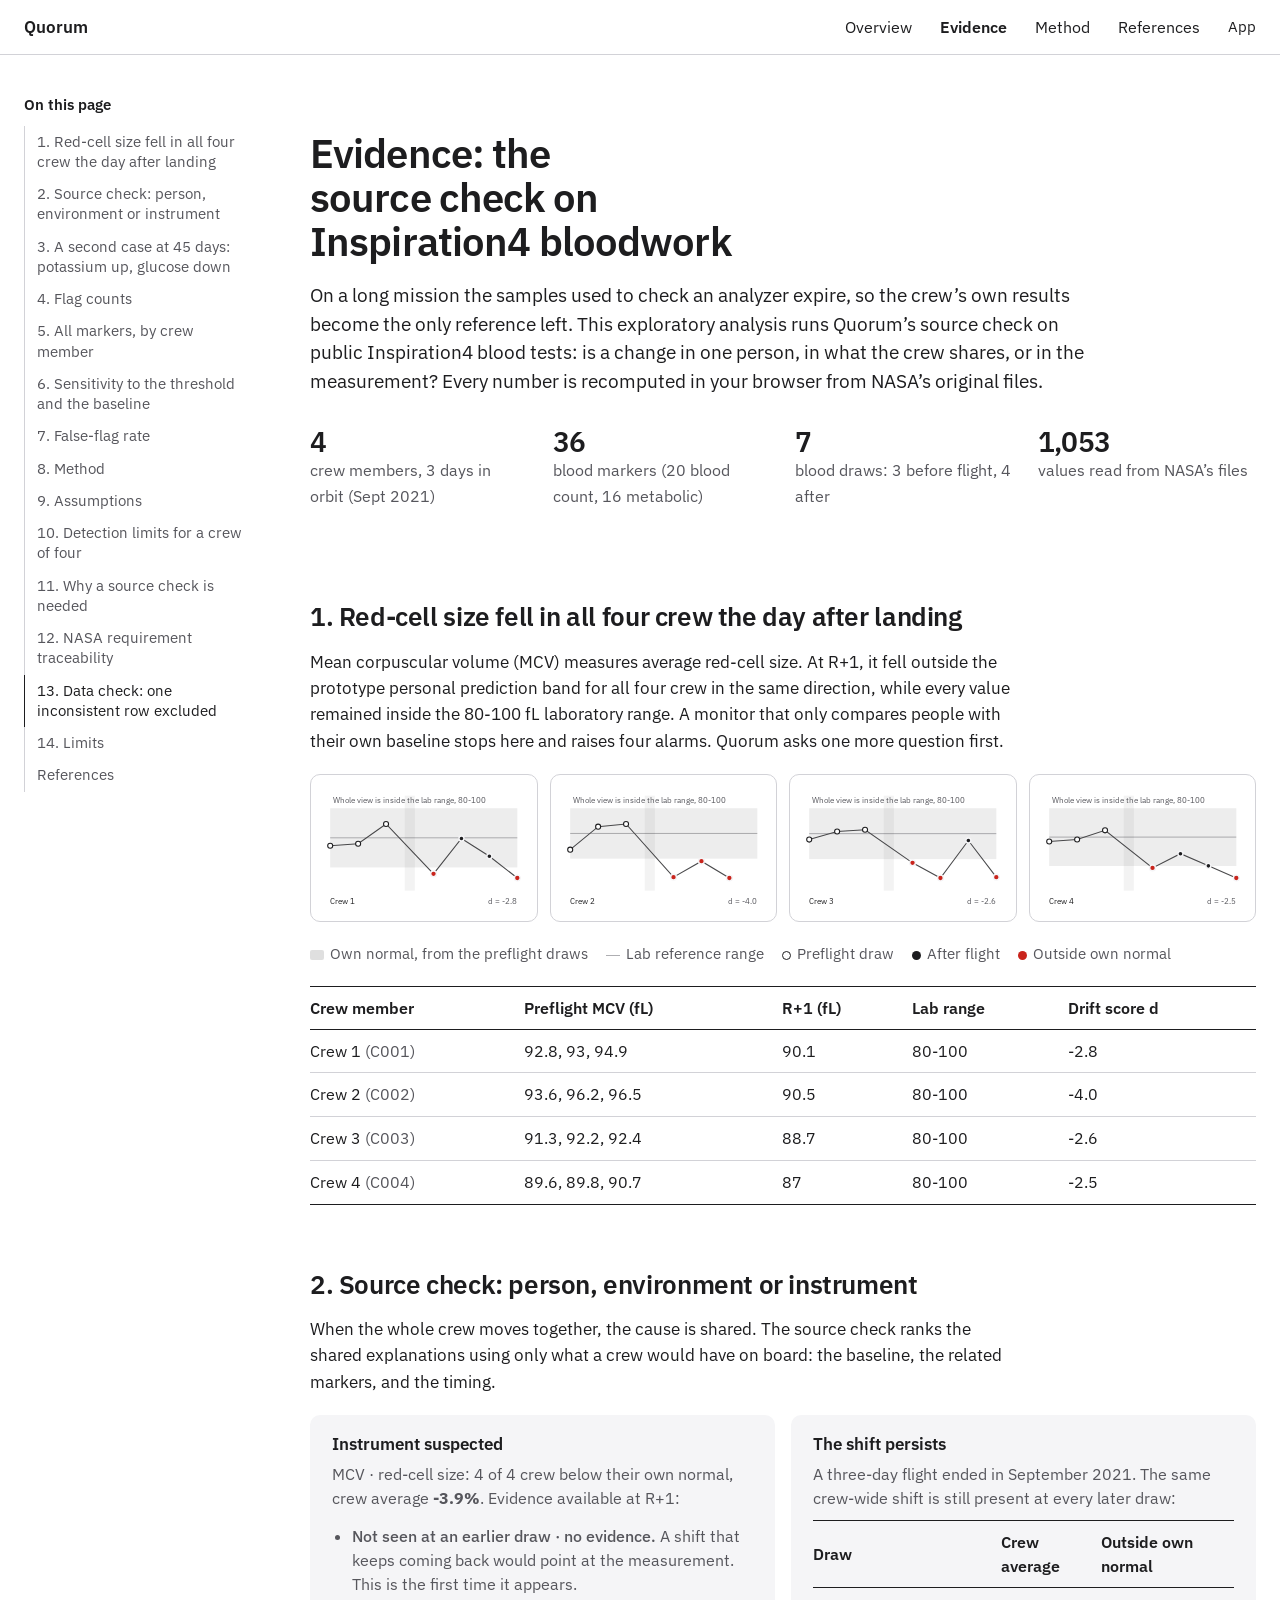
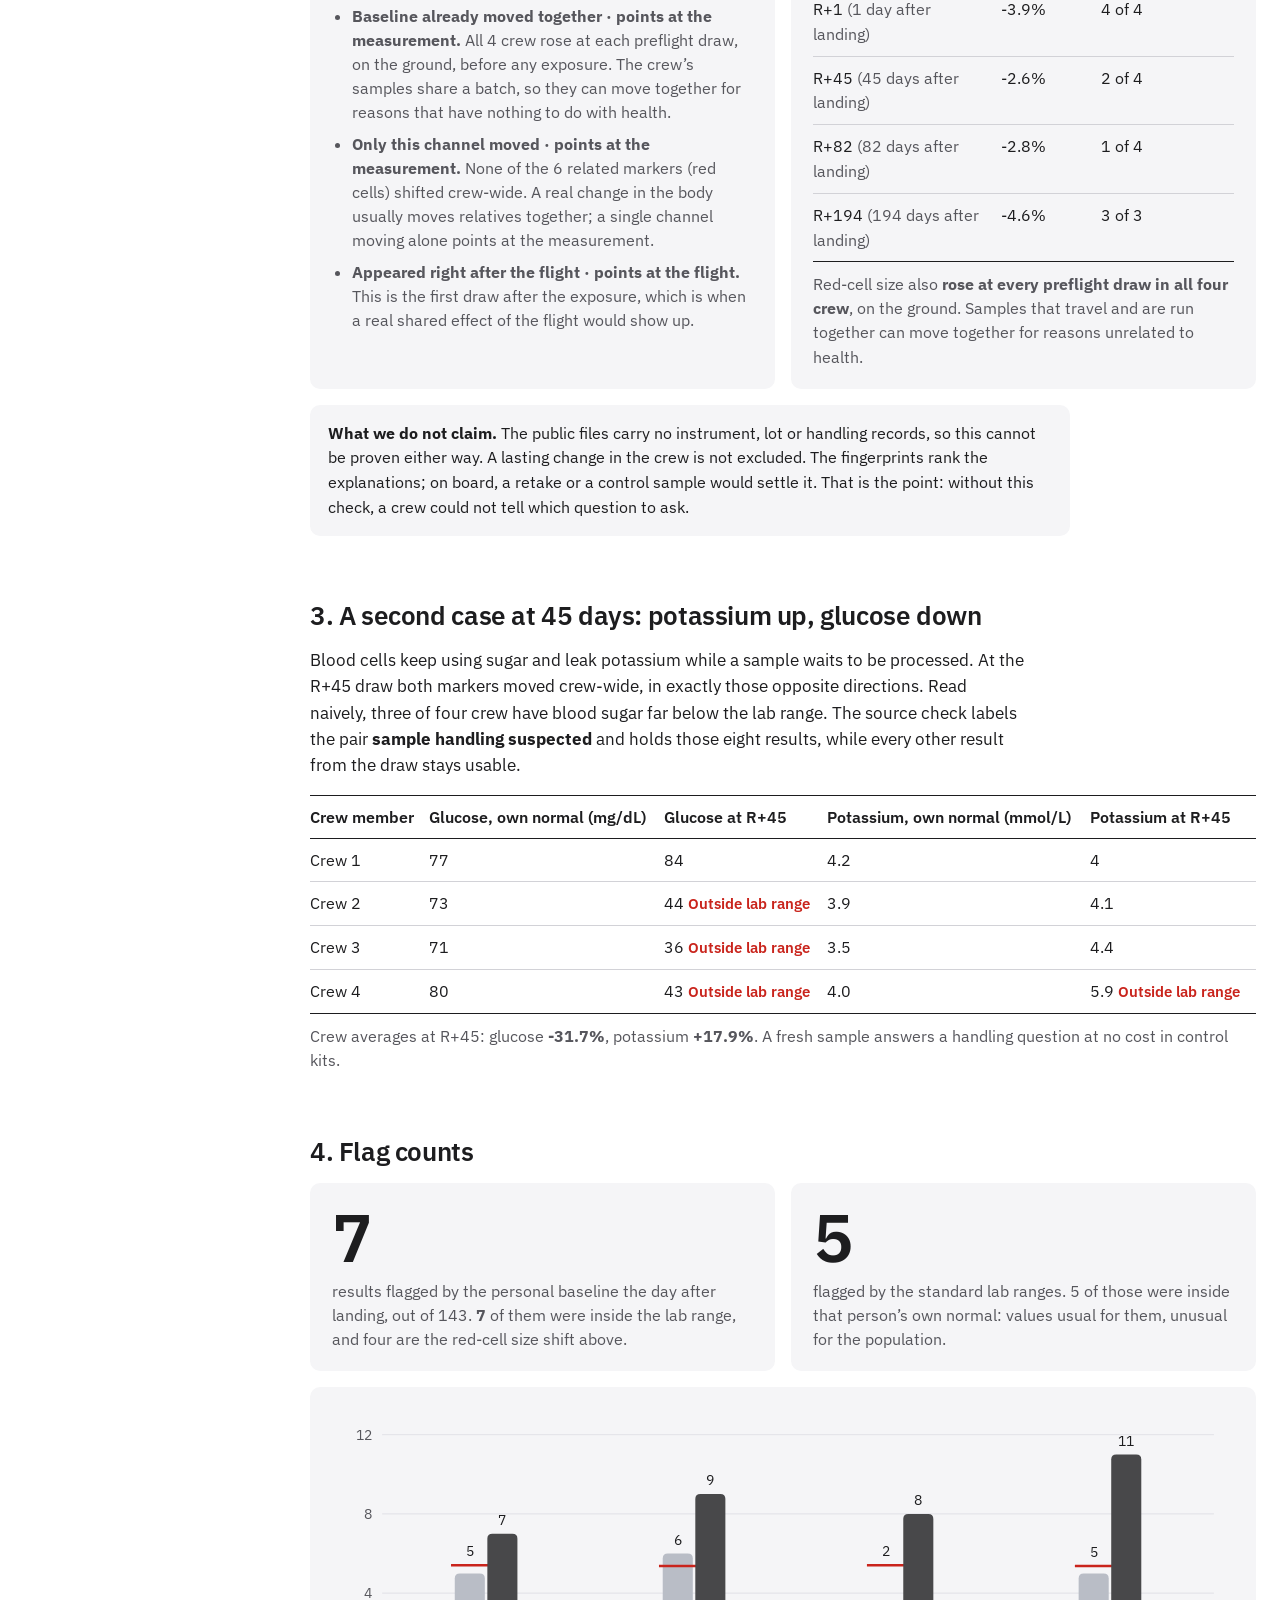
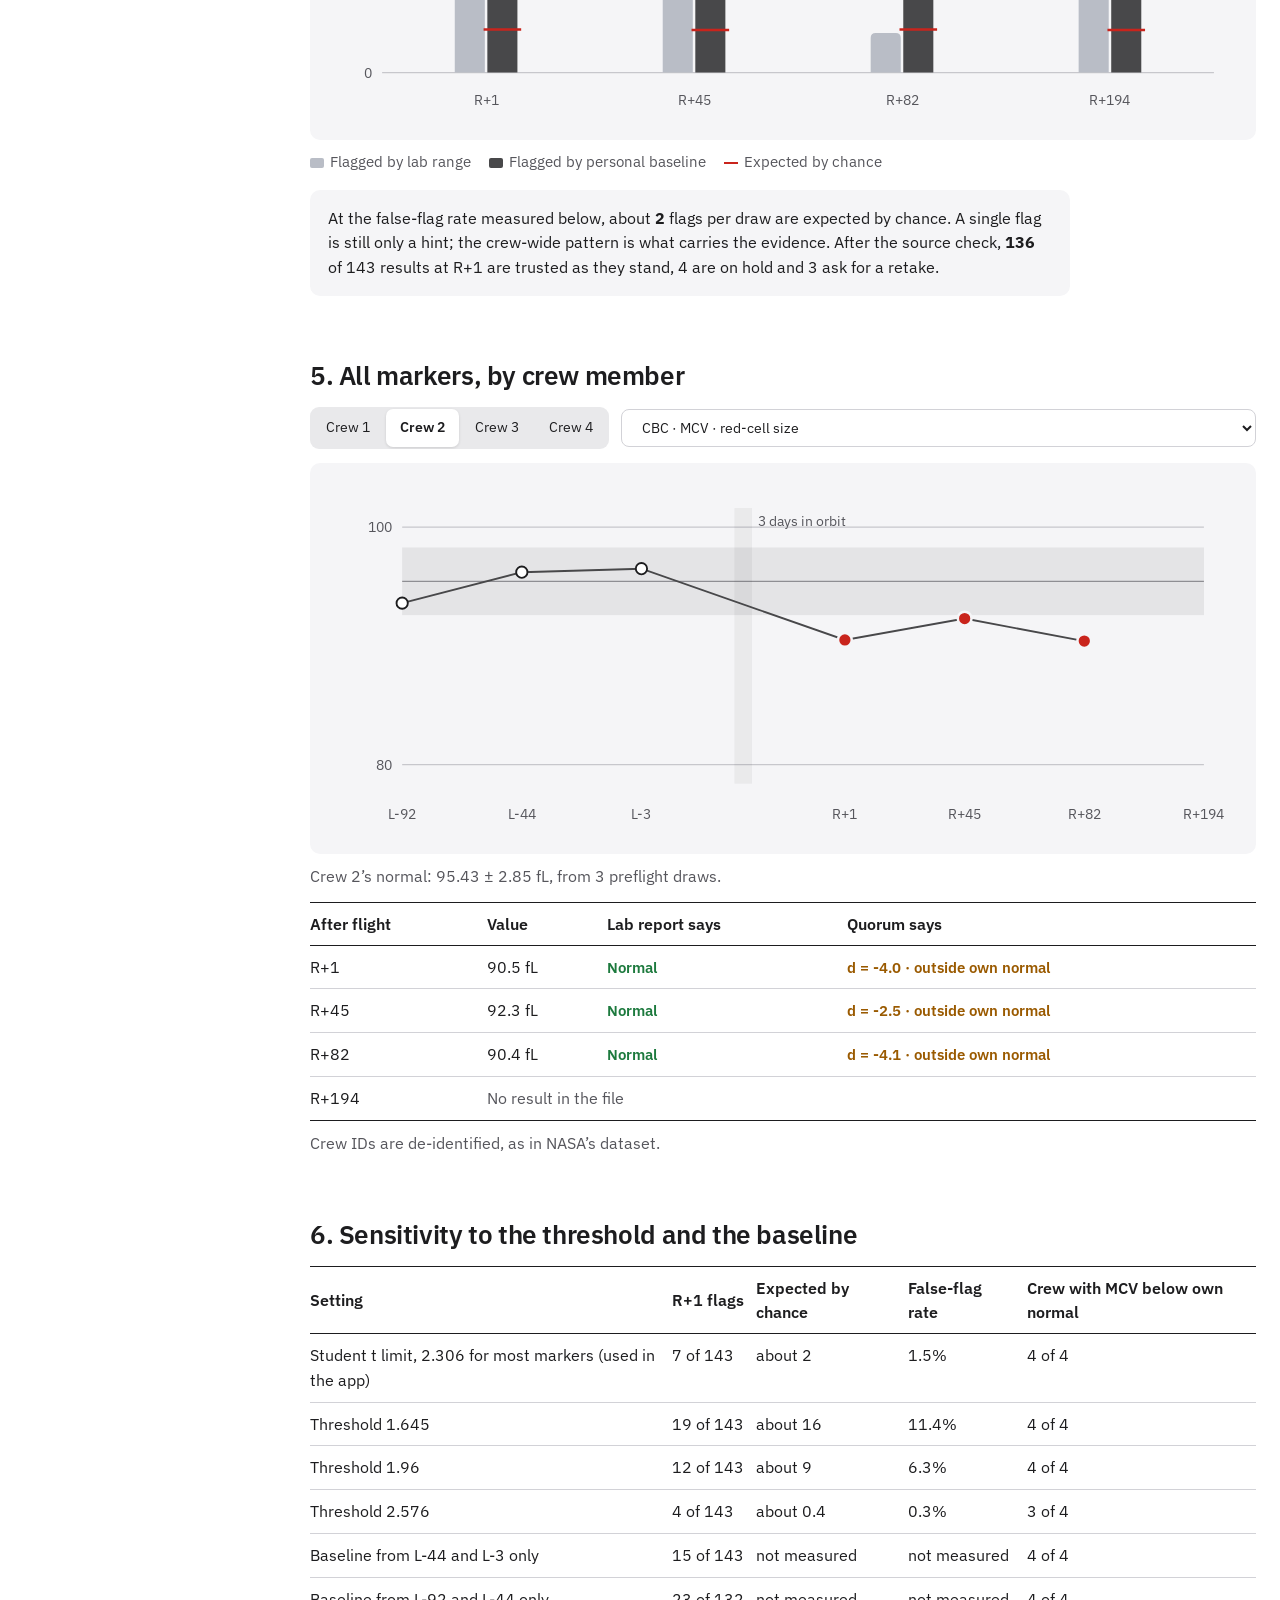
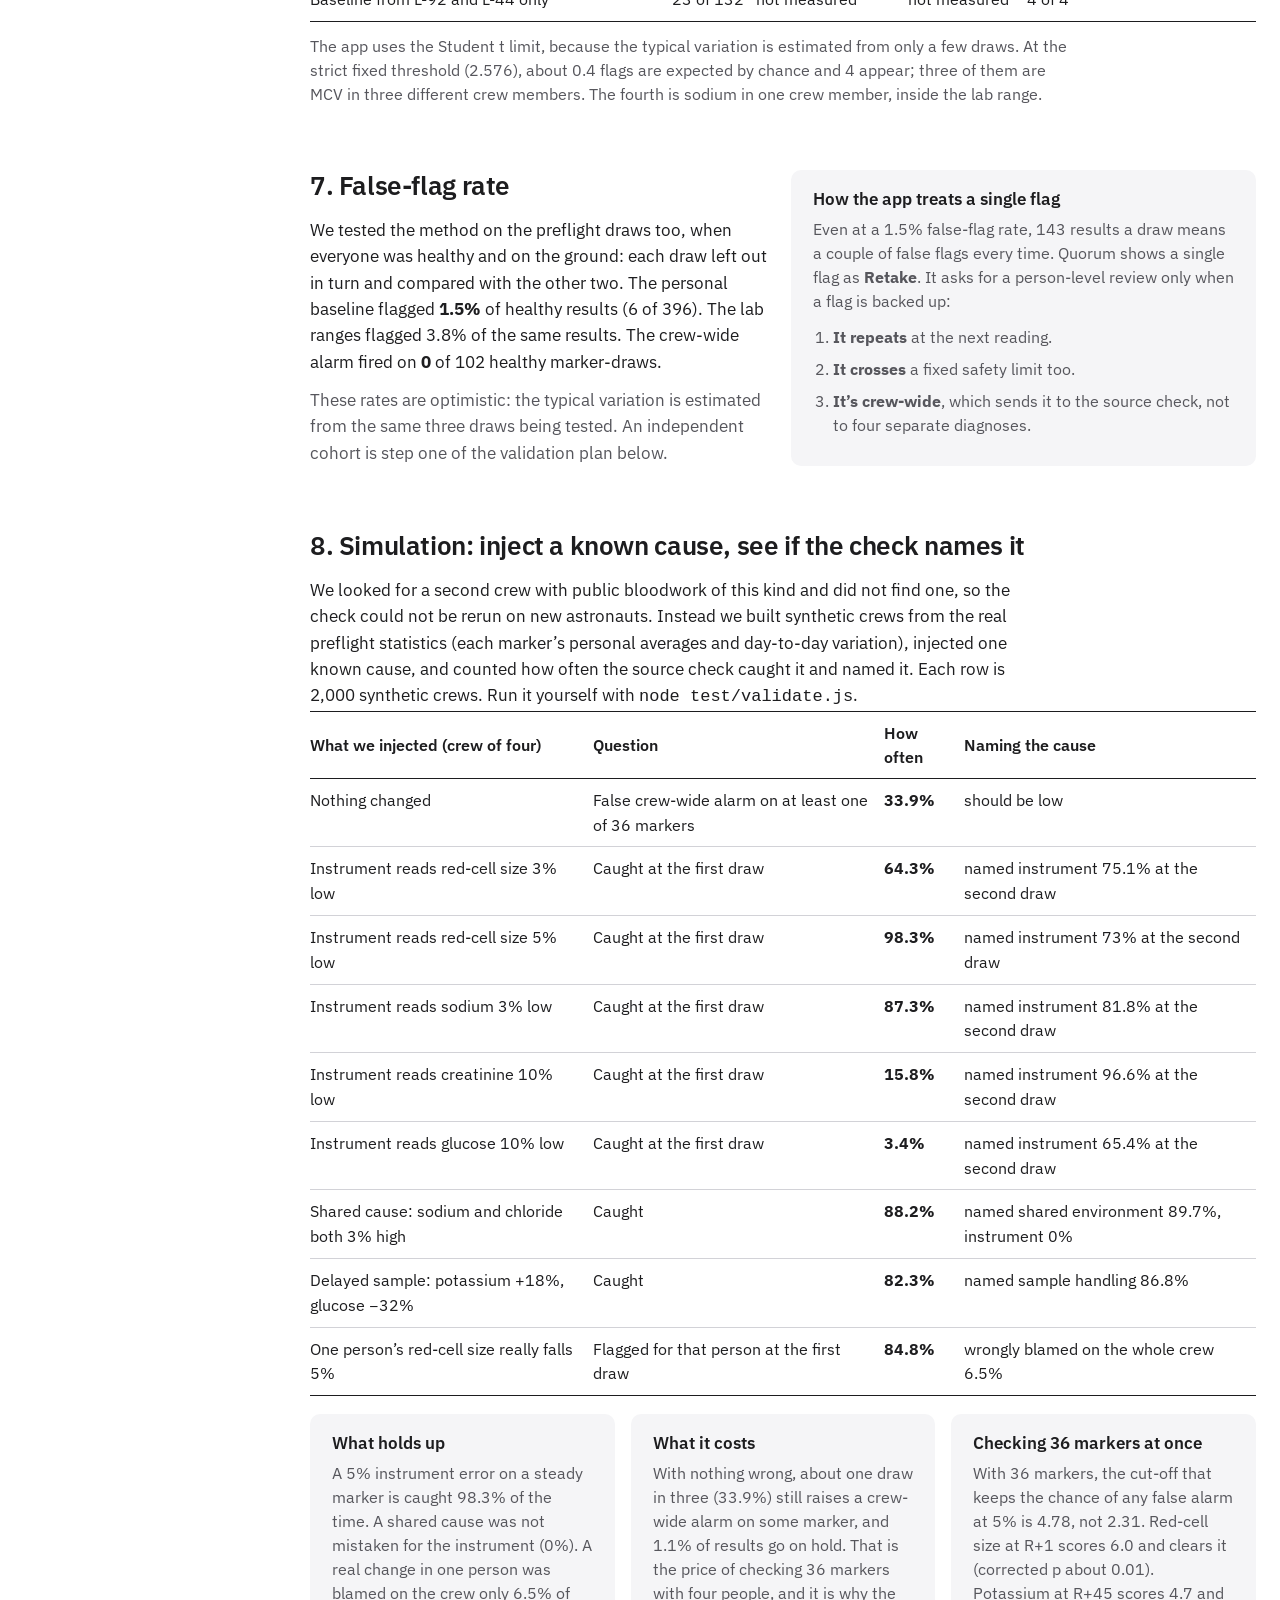
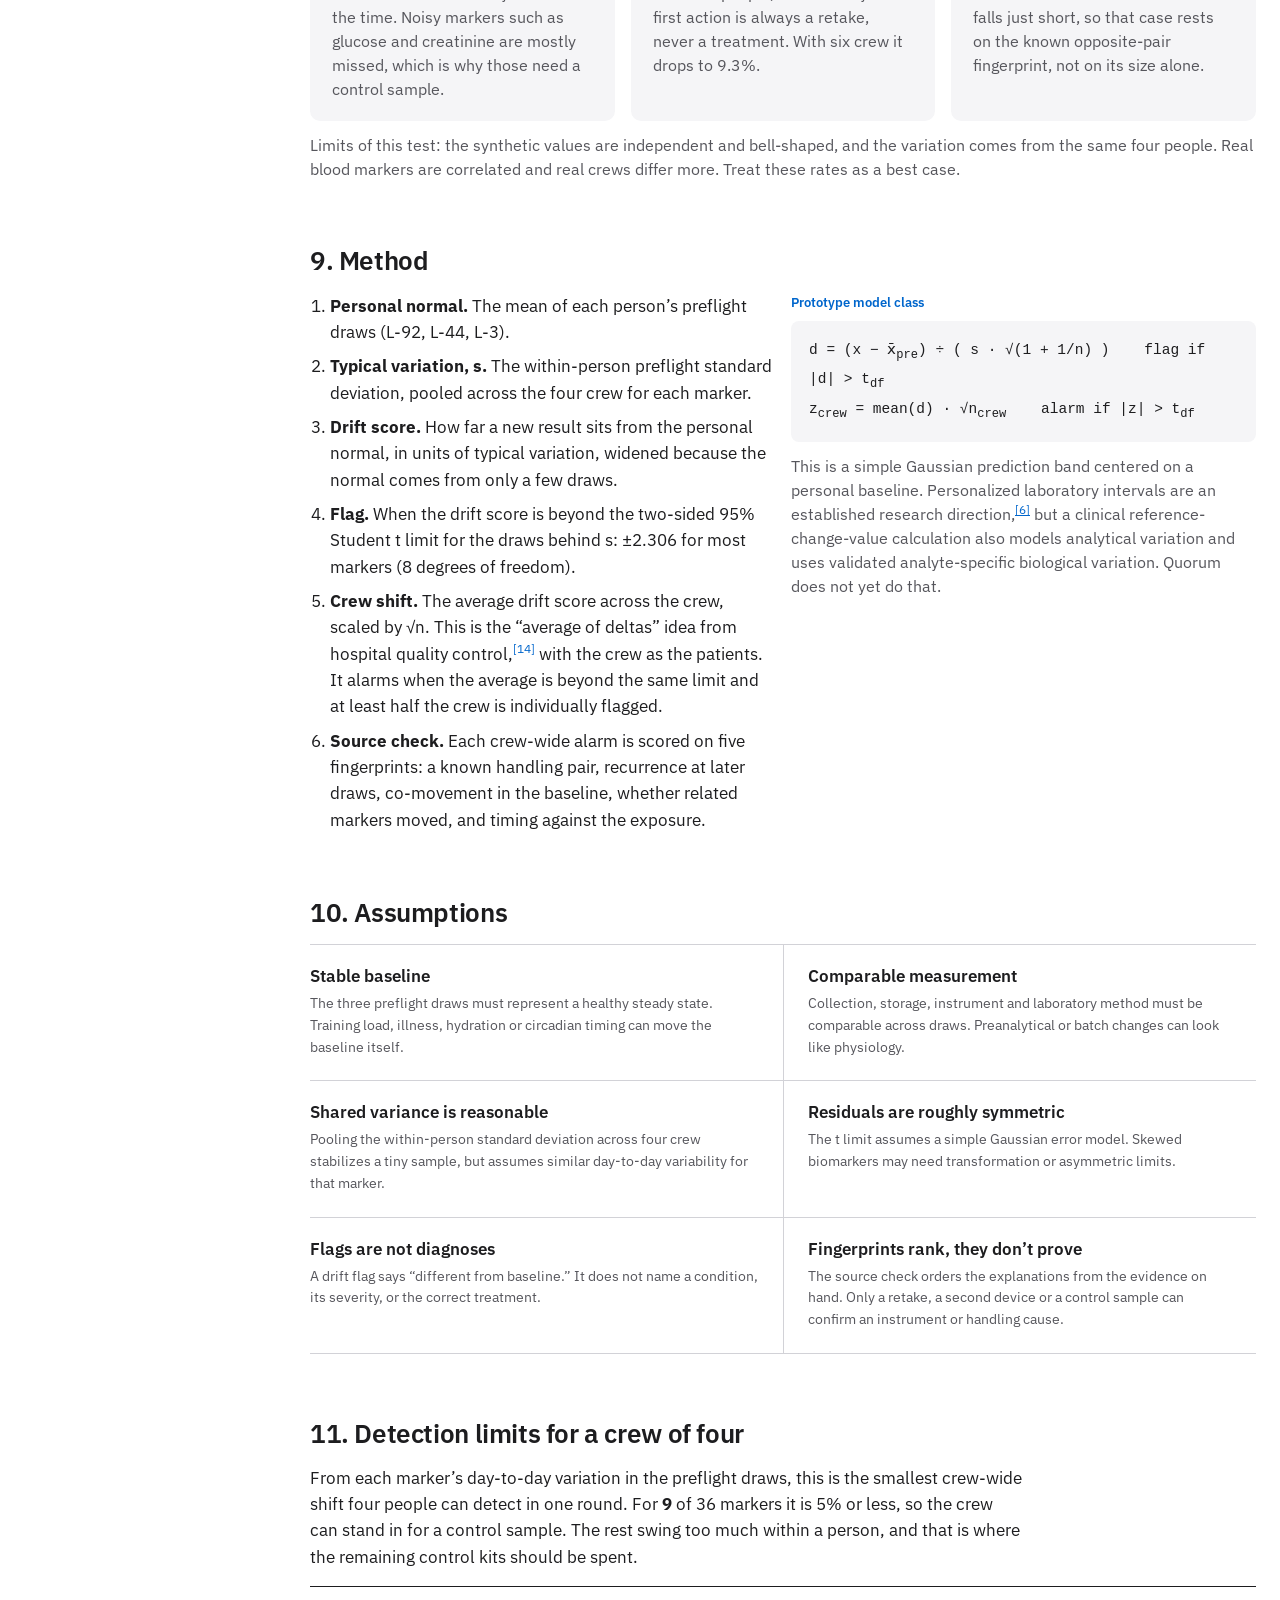
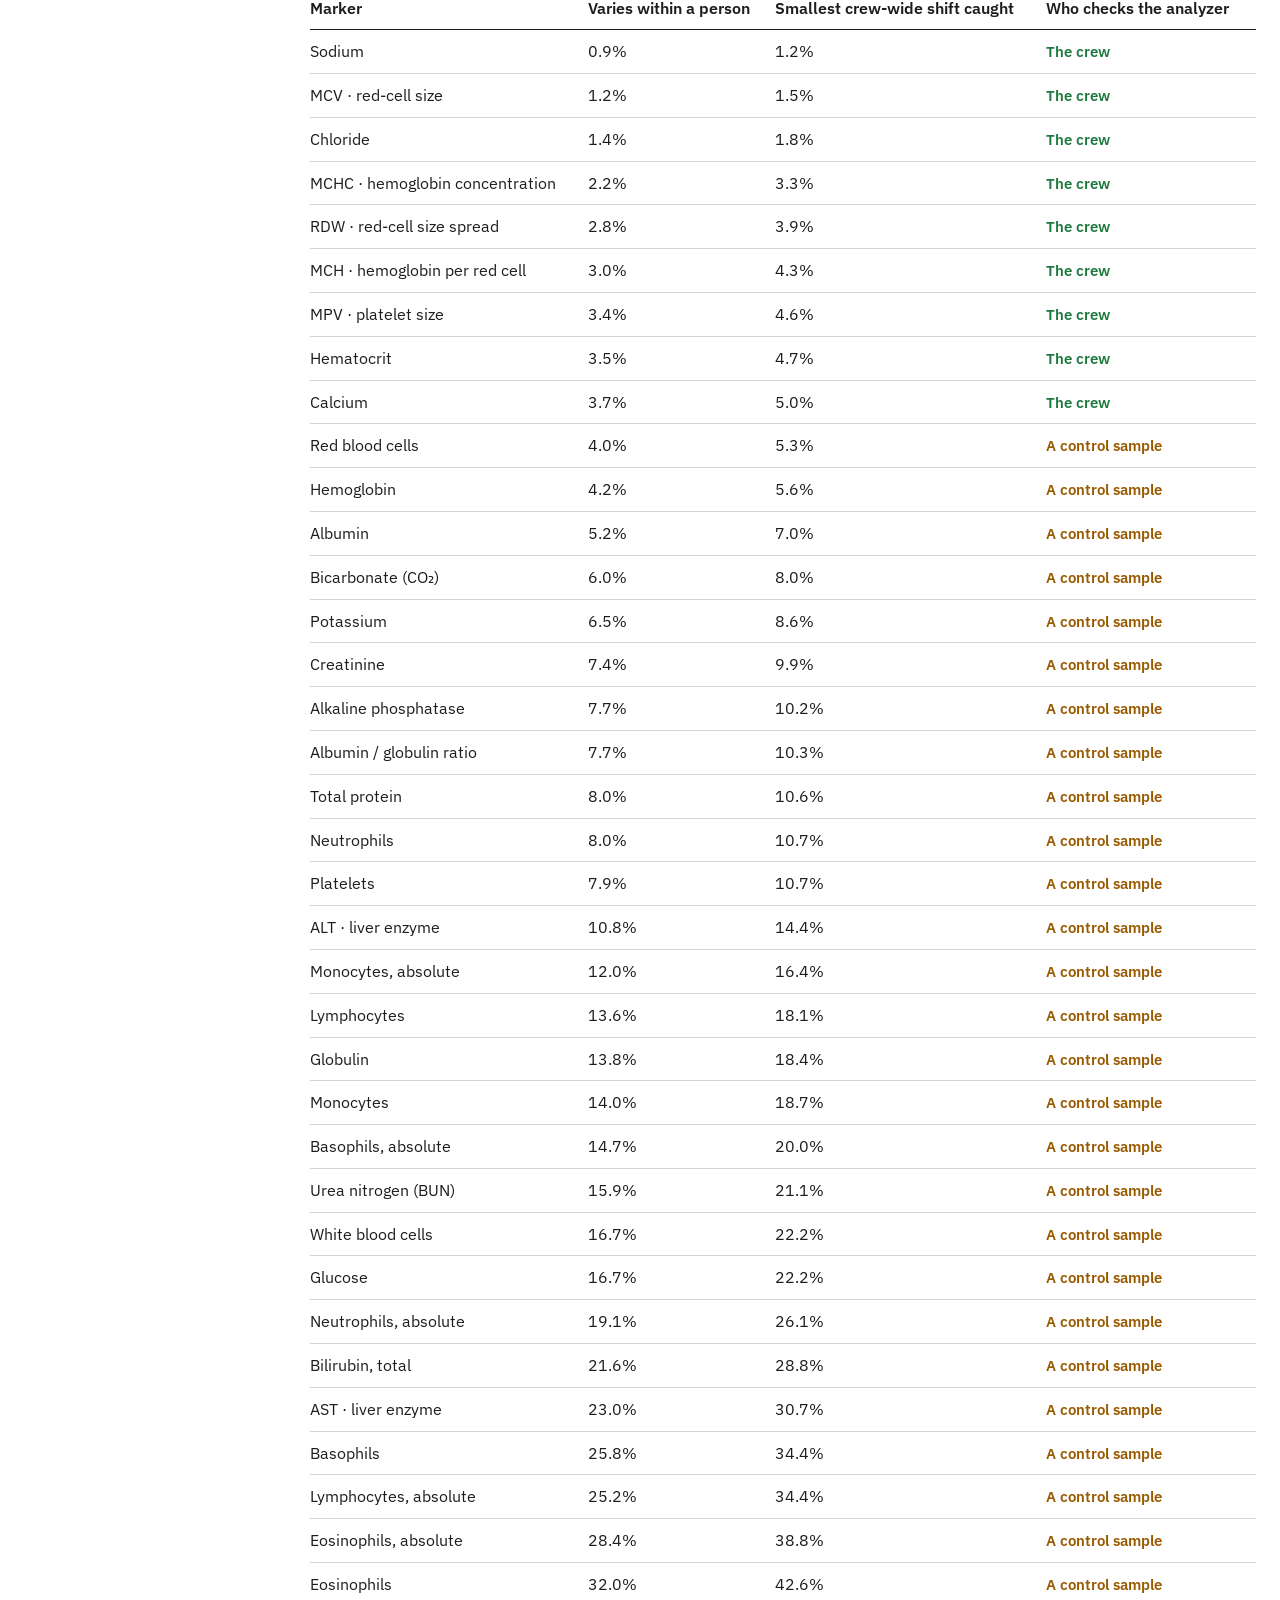
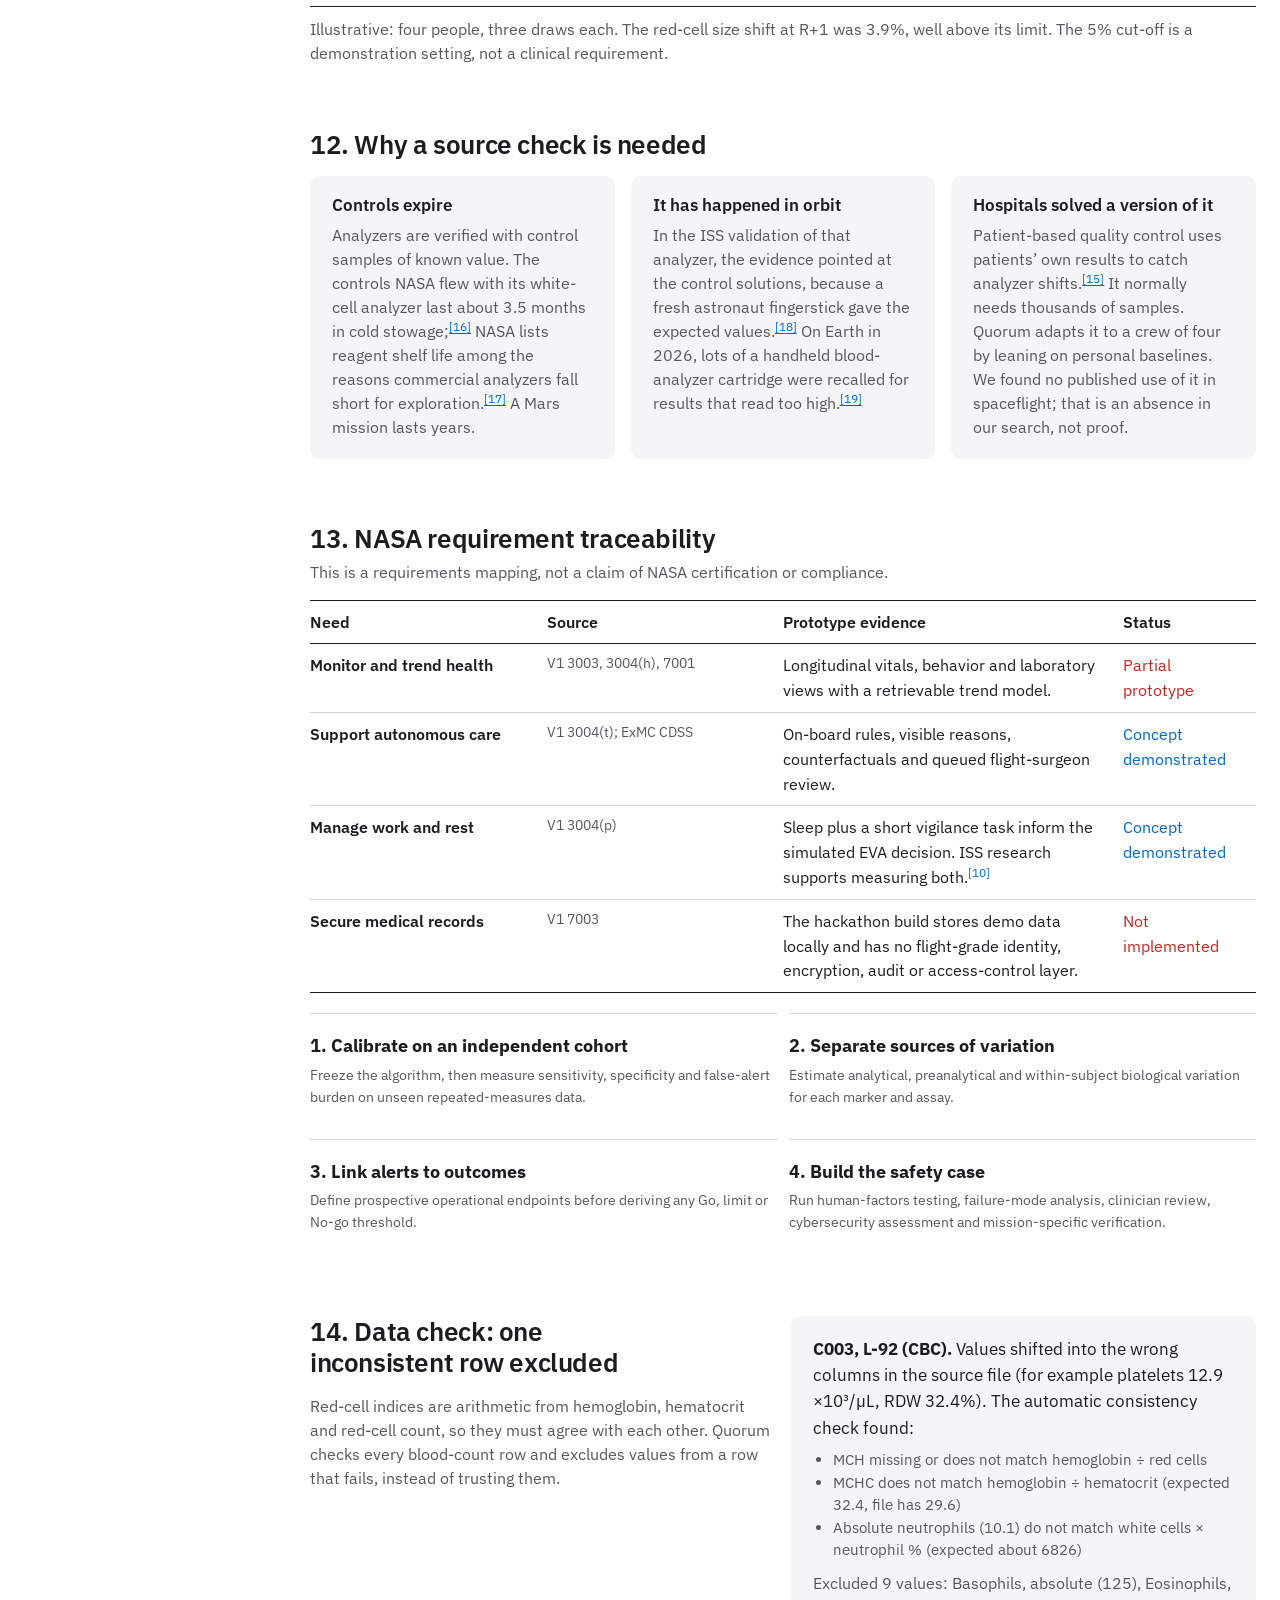
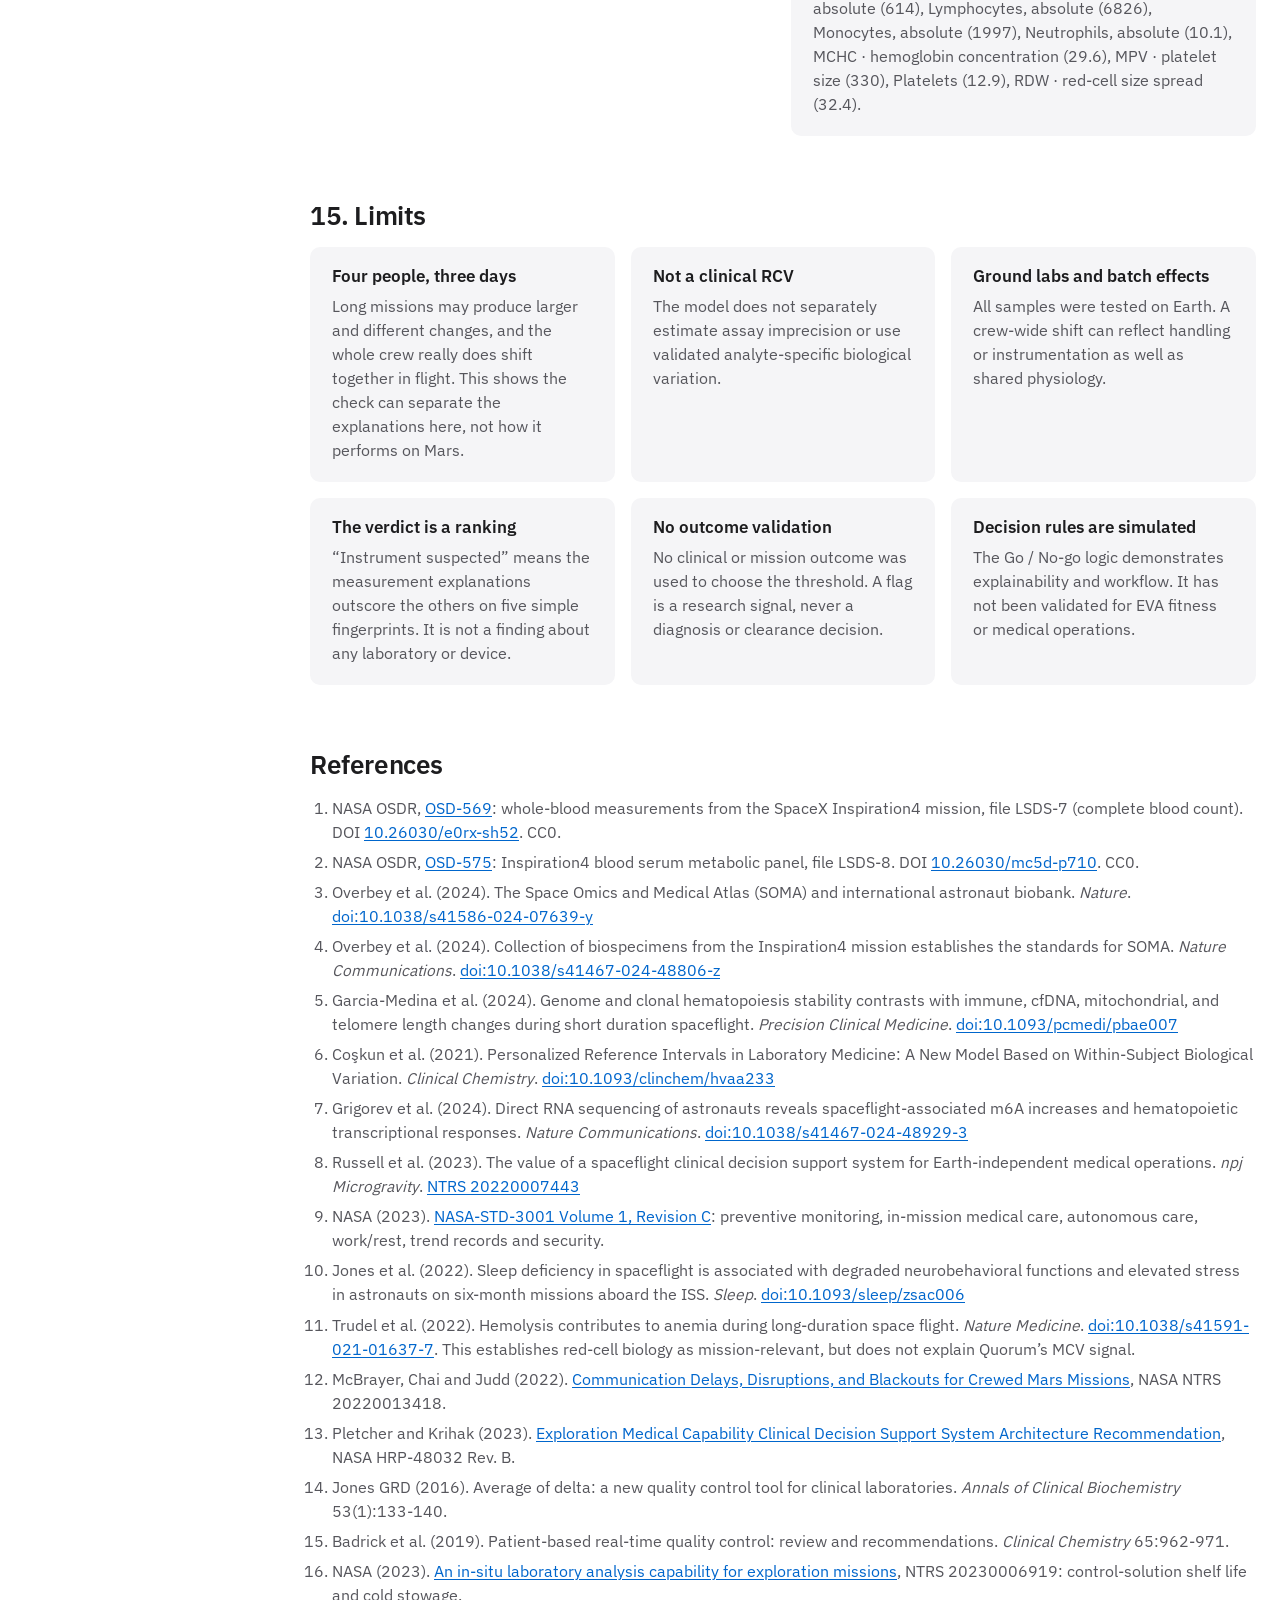
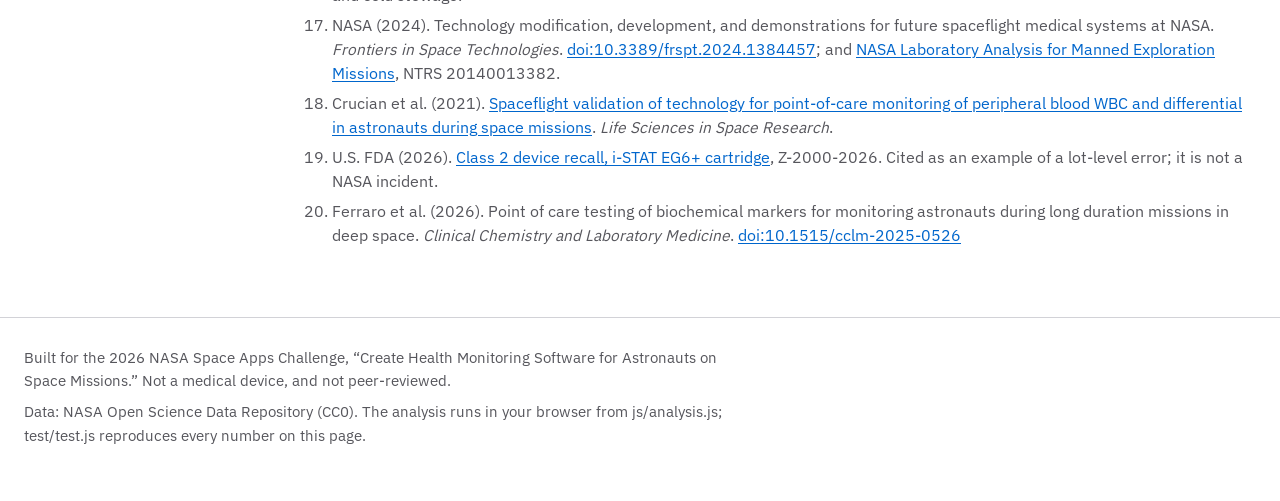
<file: proof.html>
<!doctype html>
<html lang="en">
<head>
<meta charset="utf-8">
<meta name="viewport" content="width=device-width, initial-scale=1, viewport-fit=cover">
<link rel="icon" href="data:image/svg+xml,%3Csvg xmlns=%27http://www.w3.org/2000/svg%27 viewBox=%270 0 32 32%27%3E%3Ccircle cx=%2716%27 cy=%2716%27 r=%2715%27 fill=%27%231d1d1f%27/%3E%3Cpath d=%27M6 17h5l3-6 4 11 3-5h5%27 fill=%27none%27 stroke=%27%23fff%27 stroke-width=%272.4%27 stroke-linejoin=%27round%27 stroke-linecap=%27round%27/%3E%3C/svg%3E">
<meta name="claude:viewport-fit-sides" content="cover">
<meta name="theme-color" content="#ffffff">
<title>Quorum · Proof</title>
<meta name="description" content="Quorum's personal-baseline method tested on real NASA blood data from the four Inspiration4 crew members.">
<link rel="stylesheet" href="css/site.css">
<style>
.c-lab{fill:var(--lab)} .c-labline{stroke:var(--lab-line);stroke-opacity:.6;stroke-dasharray:4 4}
.c-band{fill:var(--band)} .c-mean{stroke:var(--accent);stroke-opacity:.45}
.c-flight{fill:var(--ink);fill-opacity:.05} .c-line{fill:none;stroke:var(--ink);stroke-opacity:.45;stroke-width:1.5}
.c-pre{fill:var(--accent);stroke:var(--surface);stroke-width:2} .c-post{fill:var(--ink);stroke:var(--surface);stroke-width:2} .c-hit{fill:var(--flag);stroke:var(--surface);stroke-width:2}
.c-axis{stroke:var(--line)} .c-bar-lab{fill:var(--chart-grey)} .c-bar-me{fill:var(--accent)} .c-exp{stroke:var(--ink);stroke-opacity:.55;stroke-width:2;stroke-dasharray:4 3}
.hero{padding:76px 0 36px}
.hero h1{max-width:19ch;margin:0 0 4px}
.minis{display:grid;grid-template-columns:repeat(4,minmax(0,1fr));gap:12px;margin:20px 0}
@media (max-width:700px){.minis{grid-template-columns:repeat(2,minmax(0,1fr))}}
.mini{padding:10px}
.big{font-size:clamp(44px,6vw,68px);line-height:1;color:var(--accent)}
.vs{display:grid;grid-template-columns:repeat(auto-fit,minmax(min(100%,260px),1fr));gap:16px}
.ex-ctl{display:flex;gap:12px;flex-wrap:wrap;align-items:center;margin-bottom:14px}
.ex-ctl select{flex:1 1 260px}
.c-lab{fill:none} .c-labline{stroke:#C7C7CC;stroke-opacity:1;stroke-dasharray:none}
.c-band{fill:rgba(29,29,31,.08)} .c-mean{stroke:#8E8E93;stroke-opacity:1}
.c-line{stroke:#48484A;stroke-opacity:1;stroke-width:1.5}
.c-pre{fill:#fff;stroke:#1D1D1F;stroke-width:1.5} .c-post{fill:#1D1D1F} .c-hit{fill:#C9241C}
.c-grid{stroke:#E5E5EA} .c-axis{stroke:#C7C7CC} .c-bar-lab{fill:#B9BDC6} .c-bar-me{fill:#48484A} .c-exp{stroke:#C9241C;stroke-opacity:1;stroke-width:2;stroke-dasharray:none}
.legend i.dot{width:9px;height:9px;border-radius:50%} .legend i.ln{height:0;border-radius:0}
.chart.wide{overflow-x:auto}.chart.wide svg{min-width:560px}
.rules{margin:12px 0 0;padding-left:20px;display:grid;gap:8px}
#qc ul{margin:8px 0 10px;padding-left:20px;color:var(--muted);font-size:14.5px}
.method-label{display:block;font-family:var(--f-b);font-weight:600;font-size:13px;letter-spacing:0;text-transform:none;color:var(--accent);margin-bottom:8px}
.assumption-grid{display:grid;grid-template-columns:repeat(2,minmax(0,1fr));border-top:1px solid var(--line);border-bottom:1px solid var(--line)}
.assumption-grid article{padding:22px 24px 22px 0}
.assumption-grid article:nth-child(even){padding-left:24px;border-left:1px solid var(--line)}
.assumption-grid article:nth-child(n+3){border-top:1px solid var(--line)}
.assumption-grid h3{margin-bottom:7px}
.assumption-grid p{font-size:14px;color:var(--muted)}
.trace td:first-child{width:25%;font-weight:600}
.trace td:nth-child(2){width:25%;font-size:13.5px;color:var(--muted)}
.trace .partial{color:var(--flag)} .trace .concept{color:var(--accent)} .trace .gap{color:var(--warn)}
.validation{counter-reset:validation;display:grid;grid-template-columns:repeat(2,minmax(0,1fr));gap:12px;margin-top:20px}
.validation div{padding:18px 0;border-top:1px solid var(--line)}
.validation b{display:block;font-family:var(--f-d);font-size:18px;margin-bottom:5px}
.validation p{font-size:14px;color:var(--muted)}
@media (max-width:700px){
  .assumption-grid,.validation{grid-template-columns:minmax(0,1fr)}
  .assumption-grid article,.assumption-grid article:nth-child(even){padding:18px 0;border-left:0}
  .assumption-grid article+article{border-top:1px solid var(--line)}
  .trace thead{display:none}
  .trace,.trace tbody,.trace tr,.trace td{display:block;width:100%}
  .trace tr{padding:16px 18px;border-bottom:1px solid var(--line)}
  .trace tr:last-child{border-bottom:0}
  .trace td,.trace td:first-child,.trace td:nth-child(2){width:auto;padding:0;border:0}
  .trace td+td{margin-top:12px}
  .trace td::before{content:attr(data-label);display:block;margin-bottom:3px;font-family:var(--f-m);font-size:10.5px;letter-spacing:0;text-transform:none;color:var(--faint)}
}
.pending{opacity:.35;transition:opacity .3s} body.ready .pending{opacity:1}
</style>
<link rel="manifest" href="manifest.webmanifest"><link rel="apple-touch-icon" href="img/icon-192.png"><meta name="apple-mobile-web-app-capable" content="yes">
<script>if("serviceWorker" in navigator&&(location.protocol==="https:"||location.hostname==="localhost"))addEventListener("load",function(){navigator.serviceWorker.register("sw.js").catch(function(){})});</script>
</head>
<body>
<a class="skip" href="#main">Skip to content</a>
<header class="top"><div class="wrap">
  <a class="brand" href="index.html"><svg width="28" height="28" viewBox="0 0 28 28" aria-hidden="true"><circle cx="14" cy="14" r="12.5" fill="none" stroke="currentColor" stroke-width="1.6"/><path d="M5 14.5h4.5l2.3-5 3.8 10 2.4-5H23" fill="none" stroke="var(--accent)" stroke-width="2" stroke-linejoin="round" stroke-linecap="round"/></svg>Quorum</a>
  <nav aria-label="Main"><a href="index.html">Overview</a><a href="proof.html" aria-current="page">Evidence</a><a href="#method">Method</a><a href="#sources">References</a><a class="cta" href="app.html">App</a></nav>
</div></header>

<div class="wrap doc">
<nav class="toc" aria-label="On this page"><b>On this page</b><a href="#h-cw">1. Red-cell size fell in all four crew the day after landing</a><a href="#h-sc">2. Source check: person, environment or instrument</a><a href="#h-hand">3. A second case at 45 days: potassium up, glucose down</a><a href="#h-count">4. Flag counts</a><a href="#h-ex">5. All markers, by crew member</a><a href="#h-rob">6. Sensitivity to the threshold and the baseline</a><a href="#h-ff">7. False-flag rate</a><a href="#h-m">8. Method</a><a href="#h-assumptions">9. Assumptions</a><a href="#h-dl">10. Detection limits for a crew of four</a><a href="#h-why">11. Why a source check is needed</a><a href="#h-trace">12. NASA requirement traceability</a><a href="#h-qc">13. Data check: one inconsistent row excluded</a><a href="#h-lim">14. Limits</a><a href="#h-src">References</a></nav>
<main id="main">
  <div class="hero">
    <h1>Evidence: the source check on Inspiration4 bloodwork</h1>
    <p class="lead">On a long mission the samples used to check an analyzer expire, so the crew’s own results become the only reference left. This exploratory analysis runs Quorum’s source check on public Inspiration4 blood tests: is a change in one person, in what the crew shares, or in the measurement? Every number is recomputed in your browser from NASA’s original files.</p>
    <p id="load-error" class="note" hidden style="margin-top:20px"></p>
    <div class="grid g4 pending" style="margin-top:32px">
      <div class="stat"><b>4</b><span>crew members, 3 days in orbit (Sept 2021)</span></div>
      <div class="stat"><b id="n-markers">36</b><span>blood markers (<span id="n-cbc">20</span> blood count, <span id="n-cmp">16</span> metabolic)</span></div>
      <div class="stat"><b>7</b><span>blood draws: 3 before flight, 4 after</span></div>
      <div class="stat"><b id="n-values">1,092</b><span>values read from NASA’s files</span></div>
    </div>
  </div>

  <section aria-labelledby="h-cw">
    <div class="sec-head"><h2 id="h-cw">1. Red-cell size fell in all four crew the day after landing</h2></div>
    <div class="prose"><p>Mean corpuscular volume (MCV) measures average red-cell size. At R+1, it fell outside the prototype personal prediction band for all four crew in the same direction, while every value remained inside the 80-100 fL laboratory range. A monitor that only compares people with their own baseline stops here and raises four alarms. Quorum asks one more question first.</p></div>
    <div class="minis chart pending" id="mcv-minis"></div>
    <div class="legend"><span><i style="background:rgba(29,29,31,.14)"></i>Own normal, from the preflight draws</span><span><i class="ln" style="border-top:1.5px solid #AEAEB2"></i>Lab reference range</span><span><i class="dot" style="background:#fff;border:1.5px solid #1D1D1F"></i>Preflight draw</span><span><i class="dot" style="background:#1D1D1F"></i>After flight</span><span><i class="dot" style="background:#C9241C"></i>Outside own normal</span></div>
    <div class="tbl pending" style="margin-top:20px"><table><thead><tr><th>Crew member</th><th>Preflight MCV (fL)</th><th>R+1 (fL)</th><th>Lab range</th><th>Drift score d</th></tr></thead><tbody id="mcv-rows"></tbody></table></div>
  </section>

  <section aria-labelledby="h-sc">
    <div class="sec-head"><h2 id="h-sc">2. Source check: person, environment or instrument</h2></div>
    <div class="prose"><p>When the whole crew moves together, the cause is shared. The source check ranks the shared explanations using only what a crew would have on board: the baseline, the related markers, and the timing.</p></div>
    <div class="grid g2 pending" style="margin-top:20px">
      <div class="card"><h3 id="sc-verdict">Instrument suspected</h3><p class="small" id="sc-sum" style="margin-top:8px"></p><ul class="rules small" id="sc-ev" style="margin-top:14px"></ul></div>
      <div class="card"><h3>The shift persists</h3><p class="small" style="margin-top:8px">A three-day flight ended in September 2021. The same crew-wide shift is still present at every later draw:</p>
        <div class="tbl" style="margin-top:10px"><table><thead><tr><th>Draw</th><th>Crew average</th><th>Outside own normal</th></tr></thead><tbody id="sc-recur"></tbody></table></div>
        <p class="small" style="margin-top:10px">Red-cell size also <b>rose at every preflight draw in all four crew</b>, on the ground. Samples that travel and are run together can move together for reasons unrelated to health.</p></div>
    </div>
    <p class="note" style="margin-top:16px;max-width:76ch"><b>What we do not claim.</b> The public files carry no instrument, lot or handling records, so this cannot be proven either way. A lasting change in the crew is not excluded. The fingerprints rank the explanations; on board, a retake or a control sample would settle it. That is the point: without this check, a crew could not tell which question to ask.</p>
  </section>

  <section aria-labelledby="h-hand">
    <div class="sec-head"><h2 id="h-hand">3. A second case at 45 days: potassium up, glucose down</h2></div>
    <div class="prose"><p>Blood cells keep using sugar and leak potassium while a sample waits to be processed. At the R+45 draw both markers moved crew-wide, in exactly those opposite directions. Read naively, three of four crew have blood sugar far below the lab range. The source check labels the pair <b>sample handling suspected</b> and holds those eight results, while every other result from the draw stays usable.</p></div>
    <div class="tbl pending" style="margin-top:16px"><table><thead><tr><th>Crew member</th><th>Glucose, own normal (mg/dL)</th><th>Glucose at R+45</th><th>Potassium, own normal (mmol/L)</th><th>Potassium at R+45</th></tr></thead><tbody id="hand-rows"></tbody></table></div>
    <p class="small" style="margin-top:10px">Crew averages at R+45: glucose <b id="hand-g"></b>, potassium <b id="hand-k"></b>. A fresh sample answers a handling question at no cost in control kits.</p>
  </section>

  <section aria-labelledby="h-count">
    <div class="sec-head"><h2 id="h-count">4. Flag counts</h2></div>
    <div class="vs pending">
      <div class="card"><div class="big"><span id="r1-me">12</span></div><p class="small" style="margin-top:8px">results flagged by the personal baseline the day after landing, out of <span id="r1-n">143</span>. <b><span id="r1-only">7</span></b> of them were inside the lab range, and four are the red-cell size shift above.</p></div>
      <div class="card"><div class="big" style="color:var(--chart-grey)"><span id="r1-lab">5</span></div><p class="small" style="margin-top:8px">flagged by the standard lab ranges. <span id="r1-labonly">4</span> of those were inside that person’s own normal: values usual for them, unusual for the population.</p></div>
    </div>
    <div class="chart card pending" id="count-chart" style="margin-top:16px"></div>
    <div class="legend" style="margin-top:10px"><span><i style="background:#B9BDC6"></i>Flagged by lab range</span><span><i style="background:#48484A"></i>Flagged by personal baseline</span><span><i class="ln" style="border-top:2px solid #C9241C"></i>Expected by chance</span></div>
    <p class="note" style="margin-top:16px;max-width:76ch">At the false-flag rate measured below, about <b id="r1-exp">2</b> flags per draw are expected by chance. A single flag is still only a hint; the crew-wide pattern is what carries the evidence. After the source check, <b id="sc-trusted">136</b> of <span id="sc-total">143</span> results at R+1 are trusted as they stand, <span id="sc-hold">4</span> are on hold and <span id="sc-retake">3</span> ask for a retake.</p>
  </section>

  <section aria-labelledby="h-ex">
    <div class="sec-head"><h2 id="h-ex">5. All markers, by crew member</h2></div>
    <div class="ex-ctl"><div class="seg" role="group" aria-label="Crew member" id="ex-crew"></div><select id="ex-marker" aria-label="Blood marker"></select></div>
    <div class="card chart wide" id="ex-chart"></div>
    <p class="small" id="ex-band" style="margin:10px 0 14px"></p>
    <div class="tbl"><table><thead><tr><th>After flight</th><th>Value</th><th>Lab report says</th><th>Quorum says</th></tr></thead><tbody id="ex-rows"></tbody></table></div>
    <p class="small" style="margin-top:10px">Crew IDs are de-identified, as in NASA’s dataset.</p>
  </section>

  <section aria-labelledby="h-rob">
    <div class="sec-head"><h2 id="h-rob">6. Sensitivity to the threshold and the baseline</h2></div>
    <div class="tbl"><table><thead><tr><th>Setting</th><th>R+1 flags</th><th>Expected by chance</th><th>False-flag rate</th><th>Crew with MCV below own normal</th></tr></thead><tbody id="rob-rows"></tbody></table></div>
    <p class="small" style="margin-top:12px;max-width:76ch">The app uses the Student t limit, because the typical variation is estimated from only a few draws. At the strict fixed threshold (2.576), about 0.4 flags are expected by chance and 4 appear; three of them are MCV in three different crew members. The fourth is sodium in one crew member, inside the lab range.</p>
  </section>

  <section aria-labelledby="h-ff">
    <div class="grid g2">
      <div>
        <div class="sec-head"><h2 id="h-ff">7. False-flag rate</h2></div>
        <div class="prose"><p>We tested the method on the preflight draws too, when everyone was healthy and on the ground: each draw left out in turn and compared with the other two. The personal baseline flagged <b id="ff-r">1.5%</b> of healthy results (<span id="ff-n">6</span> of <span id="ff-t">396</span>). The lab ranges flagged <span id="ff-lab">3.8%</span> of the same results. The crew-wide alarm fired on <b id="cfa-a">0</b> of <span id="cfa-t">102</span> healthy marker-draws.</p><p class="small">These rates are optimistic: the typical variation is estimated from the same three draws being tested. An independent cohort is step one of the validation plan below.</p></div>
      </div>
      <div class="card">
        <h3>How the app treats a single flag</h3>
        <p class="small" style="margin-top:8px">Even at a <span id="ff-r2">1.5%</span> false-flag rate, 143 results a draw means a couple of false flags every time. Quorum shows a single flag as <b>Retake</b>. It asks for a person-level review only when a flag is backed up:</p>
        <ol class="rules small"><li><b>It repeats</b> at the next reading.</li><li><b>It crosses</b> a fixed safety limit too.</li><li><b>It’s crew-wide</b>, which sends it to the source check, not to four separate diagnoses.</li></ol>
      </div>
    </div>
  </section>

  <section aria-labelledby="h-sim">
    <div class="sec-head"><h2 id="h-sim">8. Simulation: inject a known cause, see if the check names it</h2></div>
    <div class="prose"><p>We looked for a second crew with public bloodwork of this kind and did not find one, so the check could not be rerun on new astronauts. Instead we built synthetic crews from the real preflight statistics (each marker’s personal averages and day-to-day variation), injected one known cause, and counted how often the source check caught it and named it. Each row is <span id="sim-n">2,000</span> synthetic crews. Run it yourself with <code>node test/validate.js</code>.</p></div>
    <div class="tbl" id="sim-tbl"><p class="small">Loading the simulation results…</p></div>
    <div class="grid g3" style="margin-top:18px">
      <div class="card"><h3>What holds up</h3><p class="small" style="margin-top:8px" id="sim-good"></p></div>
      <div class="card"><h3>What it costs</h3><p class="small" style="margin-top:8px" id="sim-cost"></p></div>
      <div class="card"><h3>Checking 36 markers at once</h3><p class="small" style="margin-top:8px">With 36 markers, the cut-off that keeps the chance of any false alarm at 5% is 4.78, not 2.31. Red-cell size at R+1 scores 6.0 and clears it (corrected p about 0.01). Potassium at R+45 scores 4.7 and falls just short, so that case rests on the known opposite-pair fingerprint, not on its size alone.</p></div>
    </div>
    <p class="small" style="margin-top:12px">Limits of this test: the synthetic values are independent and bell-shaped, and the variation comes from the same four people. Real blood markers are correlated and real crews differ more. Treat these rates as a best case.</p>
  </section>

  <section id="method" aria-labelledby="h-m">
    <div class="sec-head"><h2 id="h-m">9. Method</h2></div>
    <div class="grid g2">
      <ol class="rules" style="padding-left:20px;margin:0">
        <li><b>Personal normal.</b> The mean of each person’s preflight draws (L-92, L-44, L-3).</li>
        <li><b>Typical variation, s.</b> The within-person preflight standard deviation, pooled across the four crew for each marker.</li>
        <li><b>Drift score.</b> How far a new result sits from the personal normal, in units of typical variation, widened because the normal comes from only a few draws.</li>
        <li><b>Flag.</b> When the drift score is beyond the two-sided 95% Student t limit for the draws behind s: ±2.306 for most markers (8 degrees of freedom).</li>
        <li><b>Crew shift.</b> The average drift score across the crew, scaled by √n. This is the “average of deltas” idea from hospital quality control,<a class="ref" href="#ref-14">[14]</a> with the crew as the patients. It alarms when the average is beyond the same limit and at least half the crew is individually flagged.</li>
        <li><b>Source check.</b> Each crew-wide alarm is scored on five fingerprints: a known handling pair, recurrence at later draws, co-movement in the baseline, whether related markers moved, and timing against the exposure.</li>
      </ol>
      <div>
        <span class="method-label">Prototype model class</span>
        <div class="formula" aria-label="d equals x minus the preflight mean, divided by s times the square root of 1 plus 1 over n. Flag if the absolute value of d is greater than the Student t limit. The crew shift z is the mean of d across the crew times the square root of the crew size.">d = (x − x̄<sub>pre</sub>) ÷ ( s · √(1 + 1/n) ) &nbsp;&nbsp; flag if |d| &gt; t<sub>df</sub><br>z<sub>crew</sub> = mean(d) · √n<sub>crew</sub> &nbsp;&nbsp; alarm if |z| &gt; t<sub>df</sub></div>
        <p class="small" style="margin-top:12px">This is a simple Gaussian prediction band centered on a personal baseline. Personalized laboratory intervals are an established research direction,<a class="ref" href="#ref-6">[6]</a> but a clinical reference-change-value calculation also models analytical variation and uses validated analyte-specific biological variation. Quorum does not yet do that.</p>
      </div>
    </div>
  </section>

  <section id="assumptions" aria-labelledby="h-assumptions">
    <div class="sec-head"><h2 id="h-assumptions">10. Assumptions</h2></div>
    <div class="assumption-grid">
      <article><h3>Stable baseline</h3><p>The three preflight draws must represent a healthy steady state. Training load, illness, hydration or circadian timing can move the baseline itself.</p></article>
      <article><h3>Comparable measurement</h3><p>Collection, storage, instrument and laboratory method must be comparable across draws. Preanalytical or batch changes can look like physiology.</p></article>
      <article><h3>Shared variance is reasonable</h3><p>Pooling the within-person standard deviation across four crew stabilizes a tiny sample, but assumes similar day-to-day variability for that marker.</p></article>
      <article><h3>Residuals are roughly symmetric</h3><p>The t limit assumes a simple Gaussian error model. Skewed biomarkers may need transformation or asymmetric limits.</p></article>
      <article><h3>Flags are not diagnoses</h3><p>A drift flag says “different from baseline.” It does not name a condition, its severity, or the correct treatment.</p></article>
      <article><h3>Fingerprints rank, they don’t prove</h3><p>The source check orders the explanations from the evidence on hand. Only a retake, a second device or a control sample can confirm an instrument or handling cause.</p></article>
    </div>
  </section>

  <section id="limits-table" aria-labelledby="h-dl">
    <div class="sec-head"><h2 id="h-dl">11. Detection limits for a crew of four</h2></div>
    <div class="prose"><p>From each marker’s day-to-day variation in the preflight draws, this is the smallest crew-wide shift four people can detect in one round. For <b id="dl-cov">9</b> of <span id="dl-n">36</span> markers it is 5% or less, so the crew can stand in for a control sample. The rest swing too much within a person, and that is where the remaining control kits should be spent.</p></div>
    <div class="tbl pending" style="margin-top:16px"><table><thead><tr><th>Marker</th><th>Varies within a person</th><th>Smallest crew-wide shift caught</th><th>Who checks the analyzer</th></tr></thead><tbody id="dl-rows"></tbody></table></div>
    <p class="small" style="margin-top:10px">Illustrative: four people, three draws each. The red-cell size shift at R+1 was <span id="dl-mcv">3.9</span>%, well above its limit. The 5% cut-off is a demonstration setting, not a clinical requirement.</p>
  </section>

  <section id="why" aria-labelledby="h-why">
    <div class="sec-head"><h2 id="h-why">12. Why a source check is needed</h2></div>
    <div class="grid g3">
      <div class="card"><h3>Controls expire</h3><p class="small" style="margin-top:8px">Analyzers are verified with control samples of known value. The controls NASA flew with its white-cell analyzer last about 3.5 months in cold stowage;<a class="ref" href="#ref-16">[16]</a> NASA lists reagent shelf life among the reasons commercial analyzers fall short for exploration.<a class="ref" href="#ref-17">[17]</a> A Mars mission lasts years.</p></div>
      <div class="card"><h3>It has happened in orbit</h3><p class="small" style="margin-top:8px">In the ISS validation of that analyzer, the evidence pointed at the control solutions, because a fresh astronaut fingerstick gave the expected values.<a class="ref" href="#ref-18">[18]</a> On Earth in 2026, lots of a handheld blood-analyzer cartridge were recalled for results that read too high.<a class="ref" href="#ref-19">[19]</a></p></div>
      <div class="card"><h3>Hospitals solved a version of it</h3><p class="small" style="margin-top:8px">Patient-based quality control uses patients’ own results to catch analyzer shifts.<a class="ref" href="#ref-15">[15]</a> It normally needs thousands of samples. Quorum adapts it to a crew of four by leaning on personal baselines. We found no published use of it in spaceflight; that is an absence in our search, not proof.</p></div>
    </div>
  </section>

  <section id="traceability" aria-labelledby="h-trace">
    <div class="sec-head"><h2 id="h-trace">13. NASA requirement traceability</h2><p class="small">This is a requirements mapping, not a claim of NASA certification or compliance.</p></div>
    <div class="tbl"><table class="trace"><thead><tr><th>Need</th><th>Source</th><th>Prototype evidence</th><th>Status</th></tr></thead><tbody>
      <tr><td data-label="Need">Monitor and trend health</td><td data-label="Source">V1 3003, 3004(h), 7001</td><td data-label="Prototype evidence">Longitudinal vitals, behavior and laboratory views with a retrievable trend model.</td><td data-label="Status" class="partial">Partial prototype</td></tr>
      <tr><td data-label="Need">Support autonomous care</td><td data-label="Source">V1 3004(t); ExMC CDSS</td><td data-label="Prototype evidence">On-board rules, visible reasons, counterfactuals and queued flight-surgeon review.</td><td data-label="Status" class="concept">Concept demonstrated</td></tr>
      <tr><td data-label="Need">Manage work and rest</td><td data-label="Source">V1 3004(p)</td><td data-label="Prototype evidence">Sleep plus a short vigilance task inform the simulated EVA decision. ISS research supports measuring both.<a class="ref" href="#ref-10">[10]</a></td><td data-label="Status" class="concept">Concept demonstrated</td></tr>
      <tr><td data-label="Need">Secure medical records</td><td data-label="Source">V1 7003</td><td data-label="Prototype evidence">The hackathon build stores demo data locally and has no flight-grade identity, encryption, audit or access-control layer.</td><td data-label="Status" class="gap">Not implemented</td></tr>
    </tbody></table></div>
    <div class="validation" aria-label="Validation roadmap">
      <div><b>1. Calibrate on an independent cohort</b><p>Freeze the algorithm, then measure sensitivity, specificity and false-alert burden on unseen repeated-measures data.</p></div>
      <div><b>2. Separate sources of variation</b><p>Estimate analytical, preanalytical and within-subject biological variation for each marker and assay.</p></div>
      <div><b>3. Link alerts to outcomes</b><p>Define prospective operational endpoints before deriving any Go, limit or No-go threshold.</p></div>
      <div><b>4. Build the safety case</b><p>Run human-factors testing, failure-mode analysis, clinician review, cybersecurity assessment and mission-specific verification.</p></div>
    </div>
  </section>

  <section aria-labelledby="h-qc">
    <div class="grid g2">
      <div>
        <div class="sec-head"><h2 id="h-qc">14. Data check: one inconsistent row excluded</h2></div>
        <p class="small">Red-cell indices are arithmetic from hemoglobin, hematocrit and red-cell count, so they must agree with each other. Quorum checks every blood-count row and excludes values from a row that fails, instead of trusting them.</p>
      </div>
      <div class="card" id="qc"></div>
    </div>
  </section>

  <section aria-labelledby="h-lim">
    <div class="sec-head"><h2 id="h-lim">15. Limits</h2></div>
    <div class="grid g3">
      <div class="card"><h3>Four people, three days</h3><p class="small" style="margin-top:8px">Long missions may produce larger and different changes, and the whole crew really does shift together in flight. This shows the check can separate the explanations here, not how it performs on Mars.</p></div>
      <div class="card"><h3>Not a clinical RCV</h3><p class="small" style="margin-top:8px">The model does not separately estimate assay imprecision or use validated analyte-specific biological variation.</p></div>
      <div class="card"><h3>Ground labs and batch effects</h3><p class="small" style="margin-top:8px">All samples were tested on Earth. A crew-wide shift can reflect handling or instrumentation as well as shared physiology.</p></div>
      <div class="card"><h3>The verdict is a ranking</h3><p class="small" style="margin-top:8px">“Instrument suspected” means the measurement explanations outscore the others on five simple fingerprints. It is not a finding about any laboratory or device.</p></div>
      <div class="card"><h3>No outcome validation</h3><p class="small" style="margin-top:8px">No clinical or mission outcome was used to choose the threshold. A flag is a research signal, never a diagnosis or clearance decision.</p></div>
      <div class="card"><h3>Decision rules are simulated</h3><p class="small" style="margin-top:8px">The Go / No-go logic demonstrates explainability and workflow. It has not been validated for EVA fitness or medical operations.</p></div>
    </div>
  </section>

  <section id="sources" aria-labelledby="h-src">
    <div class="sec-head"><h2 id="h-src">References</h2></div>
    <ol class="refs">
      <li id="ref-1">NASA OSDR, <a href="https://osdr.nasa.gov/bio/repo/data/studies/OSD-569" target="_blank" rel="noopener">OSD-569</a>: whole-blood measurements from the SpaceX Inspiration4 mission, file LSDS-7 (complete blood count). DOI <a href="https://doi.org/10.26030/e0rx-sh52" target="_blank" rel="noopener">10.26030/e0rx-sh52</a>. CC0.</li>
      <li id="ref-2">NASA OSDR, <a href="https://osdr.nasa.gov/bio/repo/data/studies/OSD-575" target="_blank" rel="noopener">OSD-575</a>: Inspiration4 blood serum metabolic panel, file LSDS-8. DOI <a href="https://doi.org/10.26030/mc5d-p710" target="_blank" rel="noopener">10.26030/mc5d-p710</a>. CC0.</li>
      <li id="ref-3">Overbey et al. (2024). The Space Omics and Medical Atlas (SOMA) and international astronaut biobank. <i>Nature</i>. <a href="https://doi.org/10.1038/s41586-024-07639-y" target="_blank" rel="noopener">doi:10.1038/s41586-024-07639-y</a></li>
      <li id="ref-4">Overbey et al. (2024). Collection of biospecimens from the Inspiration4 mission establishes the standards for SOMA. <i>Nature Communications</i>. <a href="https://doi.org/10.1038/s41467-024-48806-z" target="_blank" rel="noopener">doi:10.1038/s41467-024-48806-z</a></li>
      <li id="ref-5">Garcia-Medina et al. (2024). Genome and clonal hematopoiesis stability contrasts with immune, cfDNA, mitochondrial, and telomere length changes during short duration spaceflight. <i>Precision Clinical Medicine</i>. <a href="https://doi.org/10.1093/pcmedi/pbae007" target="_blank" rel="noopener">doi:10.1093/pcmedi/pbae007</a></li>
      <li id="ref-6">Coşkun et al. (2021). Personalized Reference Intervals in Laboratory Medicine: A New Model Based on Within-Subject Biological Variation. <i>Clinical Chemistry</i>. <a href="https://doi.org/10.1093/clinchem/hvaa233" target="_blank" rel="noopener">doi:10.1093/clinchem/hvaa233</a></li>
      <li id="ref-7">Grigorev et al. (2024). Direct RNA sequencing of astronauts reveals spaceflight-associated m6A increases and hematopoietic transcriptional responses. <i>Nature Communications</i>. <a href="https://doi.org/10.1038/s41467-024-48929-3" target="_blank" rel="noopener">doi:10.1038/s41467-024-48929-3</a></li>
      <li id="ref-8">Russell et al. (2023). The value of a spaceflight clinical decision support system for Earth-independent medical operations. <i>npj Microgravity</i>. <a href="https://ntrs.nasa.gov/citations/20220007443" target="_blank" rel="noopener">NTRS 20220007443</a></li>
      <li id="ref-9">NASA (2023). <a href="https://www.nasa.gov/wp-content/uploads/2023/11/nasa-std-3001-vol-1-rev-c-with-signature.pdf" target="_blank" rel="noopener">NASA-STD-3001 Volume 1, Revision C</a>: preventive monitoring, in-mission medical care, autonomous care, work/rest, trend records and security.</li>
      <li id="ref-10">Jones et al. (2022). Sleep deficiency in spaceflight is associated with degraded neurobehavioral functions and elevated stress in astronauts on six-month missions aboard the ISS. <i>Sleep</i>. <a href="https://doi.org/10.1093/sleep/zsac006" target="_blank" rel="noopener">doi:10.1093/sleep/zsac006</a></li>
      <li id="ref-11">Trudel et al. (2022). Hemolysis contributes to anemia during long-duration space flight. <i>Nature Medicine</i>. <a href="https://doi.org/10.1038/s41591-021-01637-7" target="_blank" rel="noopener">doi:10.1038/s41591-021-01637-7</a>. This establishes red-cell biology as mission-relevant, but does not explain Quorum’s MCV signal.</li>
      <li id="ref-12">McBrayer, Chai and Judd (2022). <a href="https://ntrs.nasa.gov/citations/20220013418" target="_blank" rel="noopener">Communication Delays, Disruptions, and Blackouts for Crewed Mars Missions</a>, NASA NTRS 20220013418.</li>
      <li id="ref-13">Pletcher and Krihak (2023). <a href="https://ntrs.nasa.gov/citations/20220017869" target="_blank" rel="noopener">Exploration Medical Capability Clinical Decision Support System Architecture Recommendation</a>, NASA HRP-48032 Rev. B.</li>
      <li id="ref-14">Jones GRD (2016). Average of delta: a new quality control tool for clinical laboratories. <i>Annals of Clinical Biochemistry</i> 53(1):133-140.</li>
      <li id="ref-15">Badrick et al. (2019). Patient-based real-time quality control: review and recommendations. <i>Clinical Chemistry</i> 65:962-971.</li>
      <li id="ref-16">NASA (2023). <a href="https://ntrs.nasa.gov/citations/20230006919" target="_blank" rel="noopener">An in-situ laboratory analysis capability for exploration missions</a>, NTRS 20230006919: control-solution shelf life and cold stowage.</li>
      <li id="ref-17">NASA (2024). Technology modification, development, and demonstrations for future spaceflight medical systems at NASA. <i>Frontiers in Space Technologies</i>. <a href="https://doi.org/10.3389/frspt.2024.1384457" target="_blank" rel="noopener">doi:10.3389/frspt.2024.1384457</a>; and <a href="https://ntrs.nasa.gov/citations/20140013382" target="_blank" rel="noopener">NASA Laboratory Analysis for Manned Exploration Missions</a>, NTRS 20140013382.</li>
      <li id="ref-18">Crucian et al. (2021). <a href="https://www.sciencedirect.com/science/article/pii/S2214552421000481" target="_blank" rel="noopener">Spaceflight validation of technology for point-of-care monitoring of peripheral blood WBC and differential in astronauts during space missions</a>. <i>Life Sciences in Space Research</i>.</li>
      <li id="ref-19">U.S. FDA (2026). <a href="https://www.accessdata.fda.gov/scripts/cdrh/cfdocs/cfRes/res.cfm?ID=219277" target="_blank" rel="noopener">Class 2 device recall, i-STAT EG6+ cartridge</a>, Z-2000-2026. Cited as an example of a lot-level error; it is not a NASA incident.</li>
      <li id="ref-20">Ferraro et al. (2026). Point of care testing of biochemical markers for monitoring astronauts during long duration missions in deep space. <i>Clinical Chemistry and Laboratory Medicine</i>. <a href="https://doi.org/10.1515/cclm-2025-0526" target="_blank" rel="noopener">doi:10.1515/cclm-2025-0526</a></li>
    </ol>
  </section>
</main>
</div>

<footer class="foot"><div class="wrap">
  <p>Built for the 2026 NASA Space Apps Challenge, “Create Health Monitoring Software for Astronauts on Space Missions.” Not a medical device, and not peer-reviewed.</p>
  <p>Data: NASA Open Science Data Repository (CC0). The analysis runs in your browser from <span class="mono">js/analysis.js</span>; <span class="mono">test/test.js</span> reproduces every number on this page.</p>
</div></footer>
<script src="js/analysis.js"></script>
<script src="js/proof.js"></script>
</body>
</html>
</file>
<file: css/site.css>
/* Quorum public pages (front page + proof): calm, light by default, readable. */
:root{
  --bg:#04060B; --surface:#0E131D; --surface-2:#151C29; --ink:#EEF2F8; --muted:#A8B2C1; --faint:#7E8A9C;
  --line:rgba(22,25,29,.10); --accent:#8DB4FF; --accent-ink:#04060B; --accent-soft:rgba(141,180,255,.12);
  --band:rgba(141,180,255,.20); --lab:rgba(70,211,148,.07); --lab-line:#46D394; --flag:#F5B54A; --flag-soft:rgba(245,181,74,.10);
  --warn:#FF6A5C; --chart-grey:#5E6B7E; --mars:#E46A35;
  --f-d:"IBM Plex Sans",system-ui,sans-serif; --f-b:"Manrope",system-ui,-apple-system,"Segoe UI",sans-serif; --f-m:"IBM Plex Mono",ui-monospace,Menlo,monospace;
  --radius-control:999px; --radius-surface:16px; --radius-field:10px;
  color-scheme:dark;
}
*{box-sizing:border-box}
html{-webkit-text-size-adjust:100%}
body{margin:0;background:var(--bg);color:var(--ink);font-family:var(--f-b);font-size:16px;line-height:1.6}
a{color:var(--accent)} a:hover{text-decoration-thickness:2px}
img,svg{max-width:100%}
.wrap{max-width:1120px;margin:0 auto;padding-left:max(20px,env(safe-area-inset-left,0px));padding-right:max(20px,env(safe-area-inset-right,0px))}
.top{position:sticky;top:env(safe-area-inset-top,0px);z-index:10;background:rgba(255,255,255,.75);backdrop-filter:blur(8px);border-bottom:1px solid var(--line)}
body::before{content:"";position:fixed;inset:0 0 auto;height:env(safe-area-inset-top,0px);background:var(--bg);z-index:11}
.top .wrap{display:flex;align-items:center;gap:20px;min-height:60px;flex-wrap:wrap}
.brand{display:flex;align-items:center;gap:10px;font-family:var(--f-d);font-weight:600;letter-spacing:.02em;color:var(--ink);text-decoration:none;font-size:18px}
.brand svg{flex:none}
.top nav{display:flex;gap:4px 18px;flex-wrap:wrap;margin-left:auto;font-size:14.5px}
.top nav a{color:var(--muted);text-decoration:none;padding:8px 0;transition:color .18s,transform .18s}
.top nav a:hover,.top nav a[aria-current]{color:var(--ink)}
.top nav a.cta{color:#fff;background:var(--ink);padding:8px 18px;border-radius:var(--radius-control);font-family:var(--f-b);font-size:13px;letter-spacing:-.01em;font-weight:700}

h1,h2,h3{font-family:var(--f-d);line-height:1.12;text-wrap:balance;margin:0;letter-spacing:-.01em}
h1{font-size:clamp(32px,5vw,54px);font-weight:600}
h2{font-size:clamp(24px,3vw,32px);font-weight:600}
h3{font-size:19px;font-weight:600}
p{margin:0}
.lead{font-size:clamp(17px,2vw,20px);color:var(--muted);max-width:66ch}
.prose p{max-width:68ch}
.prose p+p{margin-top:12px}
section{padding:56px 0;border-top:1px solid var(--line);scroll-margin-top:76px}
section:first-of-type{border-top:0}
.sec-head{display:flex;flex-direction:column;gap:10px;margin-bottom:24px}
.card{background:var(--surface);border:1px solid var(--line);border-radius:var(--radius-surface);padding:22px}
.grid{display:grid;gap:16px}
.g2{grid-template-columns:repeat(auto-fit,minmax(min(100%,420px),1fr))}
.g3{grid-template-columns:repeat(auto-fit,minmax(min(100%,280px),1fr))}
.g4{grid-template-columns:repeat(auto-fit,minmax(min(100%,220px),1fr))}
.stat b{display:block;font-family:var(--f-d);font-size:40px;font-weight:600;line-height:1.05;font-variant-numeric:tabular-nums}
.stat span{color:var(--muted);font-size:14px}
.mono{font-family:var(--f-m);font-variant-numeric:tabular-nums}
.small{font-size:14px;color:var(--muted)}
.btn{display:inline-flex;align-items:center;justify-content:center;gap:8px;min-height:46px;padding:10px 20px;border-radius:var(--radius-control);font-weight:700;font-size:14px;letter-spacing:-.01em;text-decoration:none;border:1px solid var(--line);color:var(--ink);background:var(--surface);cursor:pointer;font-family:inherit;transition:transform .16s,border-color .18s,background .18s}
.btn.primary{background:var(--ink);border-color:var(--ink);color:#fff}
.btn:hover{border-color:var(--accent);background:var(--surface-2)}
.btn:active{transform:scale(.98)}
.row{display:flex;gap:12px;flex-wrap:wrap;align-items:center}
.tbl{overflow-x:auto;border:1px solid var(--line);border-radius:var(--radius-surface);background:var(--surface)}
table{border-collapse:collapse;width:100%;font-size:14.5px}
th{text-align:left;font-family:var(--f-m);font-weight:500;font-size:11.5px;letter-spacing:0;text-transform:none;color:var(--muted);padding:12px 14px;border-bottom:1px solid var(--line);white-space:nowrap}
td{padding:11px 14px;border-bottom:1px solid var(--line);vertical-align:top}
tr:last-child td{border-bottom:0}
td.n{font-family:var(--f-m);font-variant-numeric:tabular-nums;white-space:nowrap}
.tag{display:inline-block;font-family:var(--f-m);font-size:11.5px;font-weight:500;letter-spacing:0;border-radius:999px;padding:2px 10px;white-space:nowrap;border:1px solid currentColor}
.tag.ok{color:var(--lab-line)} .tag.flag{color:var(--flag)} .tag.out{color:var(--warn)}
.formula{font-family:var(--f-m);font-size:clamp(15px,2vw,18px);background:var(--surface-2);border-radius:var(--radius-field);padding:16px 18px;overflow-x:auto;white-space:normal;line-height:1.8}
.note{border:1px solid rgba(245,181,74,.42);background:var(--flag-soft);padding:14px 16px;border-radius:10px}
.foot{padding:40px 0 60px;color:var(--faint);font-size:13.5px;border-top:1px solid var(--line)}
.foot p{max-width:80ch}
.foot p+p{margin-top:8px}
.ref{font-size:12px;vertical-align:super;line-height:0;text-decoration:none;font-family:var(--f-m)}
ol.refs{padding-left:22px;margin:0;font-size:14.5px;color:var(--muted)}
ol.refs li{margin:6px 0}
.chart svg{display:block;width:100%;height:auto}
.chart text{font-family:var(--f-m);font-size:11px;fill:var(--muted)}
.chart .t-ink{fill:var(--ink)}
.seg{display:inline-flex;border:1px solid var(--line);border-radius:var(--radius-control);overflow:hidden;flex-wrap:wrap}
.seg button{min-height:42px;padding:8px 14px;border:0;background:var(--surface);color:var(--muted);font:inherit;font-size:14px;cursor:pointer}
.seg button+button{border-left:1px solid var(--line)}
.seg button[aria-pressed="true"]{background:var(--accent);color:var(--accent-ink);font-weight:600}
select{min-height:42px;padding:8px 16px;border:1px solid var(--line);border-radius:var(--radius-control);background:var(--surface);color:var(--ink);font:inherit;font-size:14px;max-width:100%}
.legend{display:flex;gap:18px;flex-wrap:wrap;font-size:13px;color:var(--muted)}
.legend i{display:inline-block;width:14px;height:10px;border-radius:2px;margin-right:6px;vertical-align:middle}
.skip{position:absolute;left:-999px}.skip:focus{left:12px;top:12px;z-index:20;background:var(--surface);padding:8px 12px;border-radius:8px}
:focus-visible{outline:2px solid var(--accent);outline-offset:2px}
@media (max-width:640px){section{padding:40px 0;scroll-margin-top:136px}.top nav{margin-left:0}.stat b{font-size:32px}}

/* deep-space layer, shared with the front page and app */

.card{background:rgba(255,255,255,.94);box-shadow:inset 0 1px 0 rgba(22,25,29,.025)}
.brand{text-transform:none;letter-spacing:0;font-size:15px}

/* ===== Report layer: a plain technical write-up. System typeface, white page, ruled tables, no cards or shadows. ===== */
:root{
  --bg:#FFFFFF;--surface:#F5F5F7;--surface-2:#F5F5F7;--ink:#1D1D1F;--muted:#6E6E73;--faint:#86868B;
  --line:#D2D2D7;--accent:#0066CC;--accent-ink:#FFFFFF;--accent-soft:rgba(0,102,204,.08);
  --band:rgba(29,29,31,.08);--lab:rgba(29,122,62,.06);--lab-line:#1D7A3E;--flag:#C9241C;--flag-soft:#F5F5F7;
  --warn:#C9241C;--chart-grey:#C7C7CC;--mars:#1D1D1F;
  --f-d:-apple-system,BlinkMacSystemFont,"Segoe UI",Roboto,"Helvetica Neue",Arial,sans-serif;--f-b:var(--f-d);--f-m:var(--f-d);
  --radius-control:8px;--radius-surface:10px;--radius-field:8px;
  color-scheme:light;
}
html{background:#fff}
body{background:#fff;font-size:17px;line-height:1.55;-webkit-font-smoothing:antialiased}
a{text-decoration:none}a:hover{text-decoration:underline}
.wrap{max-width:900px;padding-left:max(24px,env(safe-area-inset-left,0px));padding-right:max(24px,env(safe-area-inset-right,0px))}
.top{position:static;background:#fff;backdrop-filter:none;border-bottom:1px solid var(--line)}
.top .wrap{min-height:0;padding-top:14px;padding-bottom:14px;align-items:baseline}
.brand{font-family:var(--f-b);text-transform:none;letter-spacing:0;font-weight:600;font-size:17px}
.brand svg{display:none}
.top nav{gap:4px 28px;font-size:15px}
.top nav a{color:var(--ink);padding:0}
.top nav a[aria-current]{font-weight:600}
.top nav a.cta{color:var(--ink);background:none;border-radius:0;font-size:15px;font-weight:400;padding:0}
h1,h2,h3{font-family:var(--f-b);font-weight:600}
h1{font-size:clamp(30px,4vw,40px);line-height:1.1;letter-spacing:-.022em;max-width:22ch}
h2{font-size:26px;line-height:1.2;letter-spacing:-.015em;max-width:30ch}
h3{font-size:17px;letter-spacing:0}
.lead{font-size:19px;line-height:1.5;color:var(--ink);margin-top:18px;max-width:42em}
.eyebrow{display:block;font-family:var(--f-b);font-size:15px;font-weight:400;color:var(--muted)}
section{padding:56px 0 8px;border-top:0}
.sec-head{gap:6px;margin-bottom:16px}
.prose p{font-size:17px;max-width:42em}
.small{font-size:15px}
.card{background:var(--surface);border:none;box-shadow:none;border-radius:10px;padding:20px 22px}
.card.mini{padding:12px;background:#fff;border:1px solid var(--line)}
.stat b{font-family:var(--f-b);font-weight:600;letter-spacing:-.02em;font-size:28px}
.stat span{font-size:14.5px}
.big{font-family:var(--f-b)!important;font-weight:600;letter-spacing:-.03em;color:var(--ink)!important}
.mono{font-family:var(--f-b)}
.tbl{background:none;box-shadow:none;border:none;border-radius:0;border-top:1.5px solid var(--ink);border-bottom:1.5px solid var(--ink)}
table{font-size:15.5px}
th{font-family:var(--f-b);font-size:15px;letter-spacing:0;text-transform:none;font-weight:600;color:var(--ink);padding:9px 12px 9px 0;border-bottom:1px solid var(--ink);white-space:normal}
td{padding:9px 12px 9px 0}
td.n{font-family:var(--f-b);font-variant-numeric:tabular-nums}
.tag{font-family:var(--f-b);font-size:14px;letter-spacing:0;font-weight:600;border:none;border-radius:0;padding:0;background:none}
.tag.ok{color:var(--lab-line)}.tag.flag{color:#9A5A00}.tag.out{color:var(--warn)}
.formula{font-family:ui-monospace,SFMono-Regular,Menlo,Consolas,monospace;font-size:14.5px;background:var(--surface);border:none;border-radius:8px}
.note{border:none;background:var(--surface);border-radius:10px;padding:16px 18px;color:var(--ink);font-size:15.5px}
.ref{font-family:var(--f-b);font-weight:400}
.chart text{font-family:var(--f-b);font-size:11.5px}
.seg{border-radius:9px;background:#E9E9EB;border:none;padding:2px;gap:2px}
.seg button{background:transparent;border-radius:7px;min-height:32px;color:var(--ink)}
.seg button+button{border-left:0}
.seg button[aria-pressed="true"]{background:#fff;color:var(--ink);box-shadow:0 1px 3px rgba(0,0,0,.12)}
select{border-radius:8px;border:1px solid var(--line);background:#fff;min-height:36px}
.btn{border-radius:8px;background:#fff;border:1px solid var(--line);font-weight:500}
.btn.primary{background:var(--ink);color:#fff;border-color:var(--ink)}
.legend{font-size:14px}
ol.refs{font-size:14.5px}
.foot{font-size:14px;color:var(--muted);margin-top:56px;padding:28px 0 56px}
@media (max-width:640px){body{font-size:16px}.wrap{padding-left:max(20px,env(safe-area-inset-left,0px));padding-right:max(20px,env(safe-area-inset-right,0px))}section{padding:40px 0 4px}h2{font-size:22px}.lead{font-size:17px}}
.hero .g4{grid-template-columns:repeat(4,minmax(0,1fr));gap:24px}
@media (max-width:640px){.hero .g4{grid-template-columns:repeat(2,minmax(0,1fr))}}

/* ===== Layout v7: contents rail on the left, page uses the window width ===== */
.wrap{max-width:1560px}
.doc{display:grid;grid-template-columns:230px minmax(0,1fr);gap:56px;align-items:start}
.toc{position:sticky;top:0;max-height:100vh;overflow:auto;padding:40px 0 24px;display:flex;flex-direction:column;font-size:14px;line-height:1.35}
.toc b{font-weight:600;margin-bottom:10px}
.toc a{color:var(--muted);padding:6px 0 6px 12px;border-left:1px solid var(--line)}
.toc a:hover,.toc a.on{color:var(--ink);border-left-color:var(--ink);text-decoration:none}
#main{min-width:0;max-width:1180px}
section{scroll-margin-top:8px}
h2{max-width:none}
@media (max-width:1000px){.doc{display:block}.toc{display:none}}
@media (max-width:640px){.hero{padding-top:28px}.top nav{gap:2px 22px}.top nav a{padding:8px 0}}
@font-face{font-family:"IBM Plex Sans";font-style:normal;font-weight:100 700;font-display:swap;src:url(../fonts/IBMPlexSans-latin.woff2) format("woff2");unicode-range:U+0000-00FF,U+0131,U+0152-0153,U+02BB-02BC,U+02C6,U+02DA,U+02DC,U+0304,U+0308,U+0329,U+2000-206F,U+20AC,U+2122,U+2191,U+2193,U+2212,U+2215,U+FEFF,U+FFFD}
@font-face{font-family:"IBM Plex Sans";font-style:normal;font-weight:100 700;font-display:swap;src:url(../fonts/IBMPlexSans-latin-ext.woff2) format("woff2");unicode-range:U+0100-02BA,U+02BD-02C5,U+02C7-02CC,U+02CE-02D7,U+02DD-02FF,U+1D00-1DBF,U+1E00-1E9F,U+1EF2-1EFF,U+2020,U+20A0-20AB,U+20AD-20C0,U+2113,U+2C60-2C7F,U+A720-A7FF}
:root{--f-d:"IBM Plex Sans",-apple-system,BlinkMacSystemFont,"Segoe UI",Roboto,"Helvetica Neue",Arial,sans-serif;--f-b:var(--f-d);--f-m:var(--f-d);--muted:#56565C}
.toc{font-size:15px}.legend{font-size:15px}.small{font-size:15.5px}table{font-size:16px}th{font-size:15.5px}.stat span{font-size:15.5px}.top nav{font-size:16px}ol.refs{font-size:15.5px}.foot{font-size:15px}.note{font-size:16px}.tag{font-size:15px}

/* accessibility */
.ev-no,.ev-no b{color:#56565c}.ev-no b{font-weight:500}
main p a,main li a,main td a,.small a{text-decoration:underline;text-underline-offset:2px}
[tabindex="0"][role="region"]:focus-visible{outline:2px solid #0066cc;outline-offset:2px}
@media (prefers-reduced-motion:reduce){*,*::before,*::after{animation-duration:.01ms!important;animation-iteration-count:1!important;transition-duration:.01ms!important;scroll-behavior:auto!important}}
</file>
